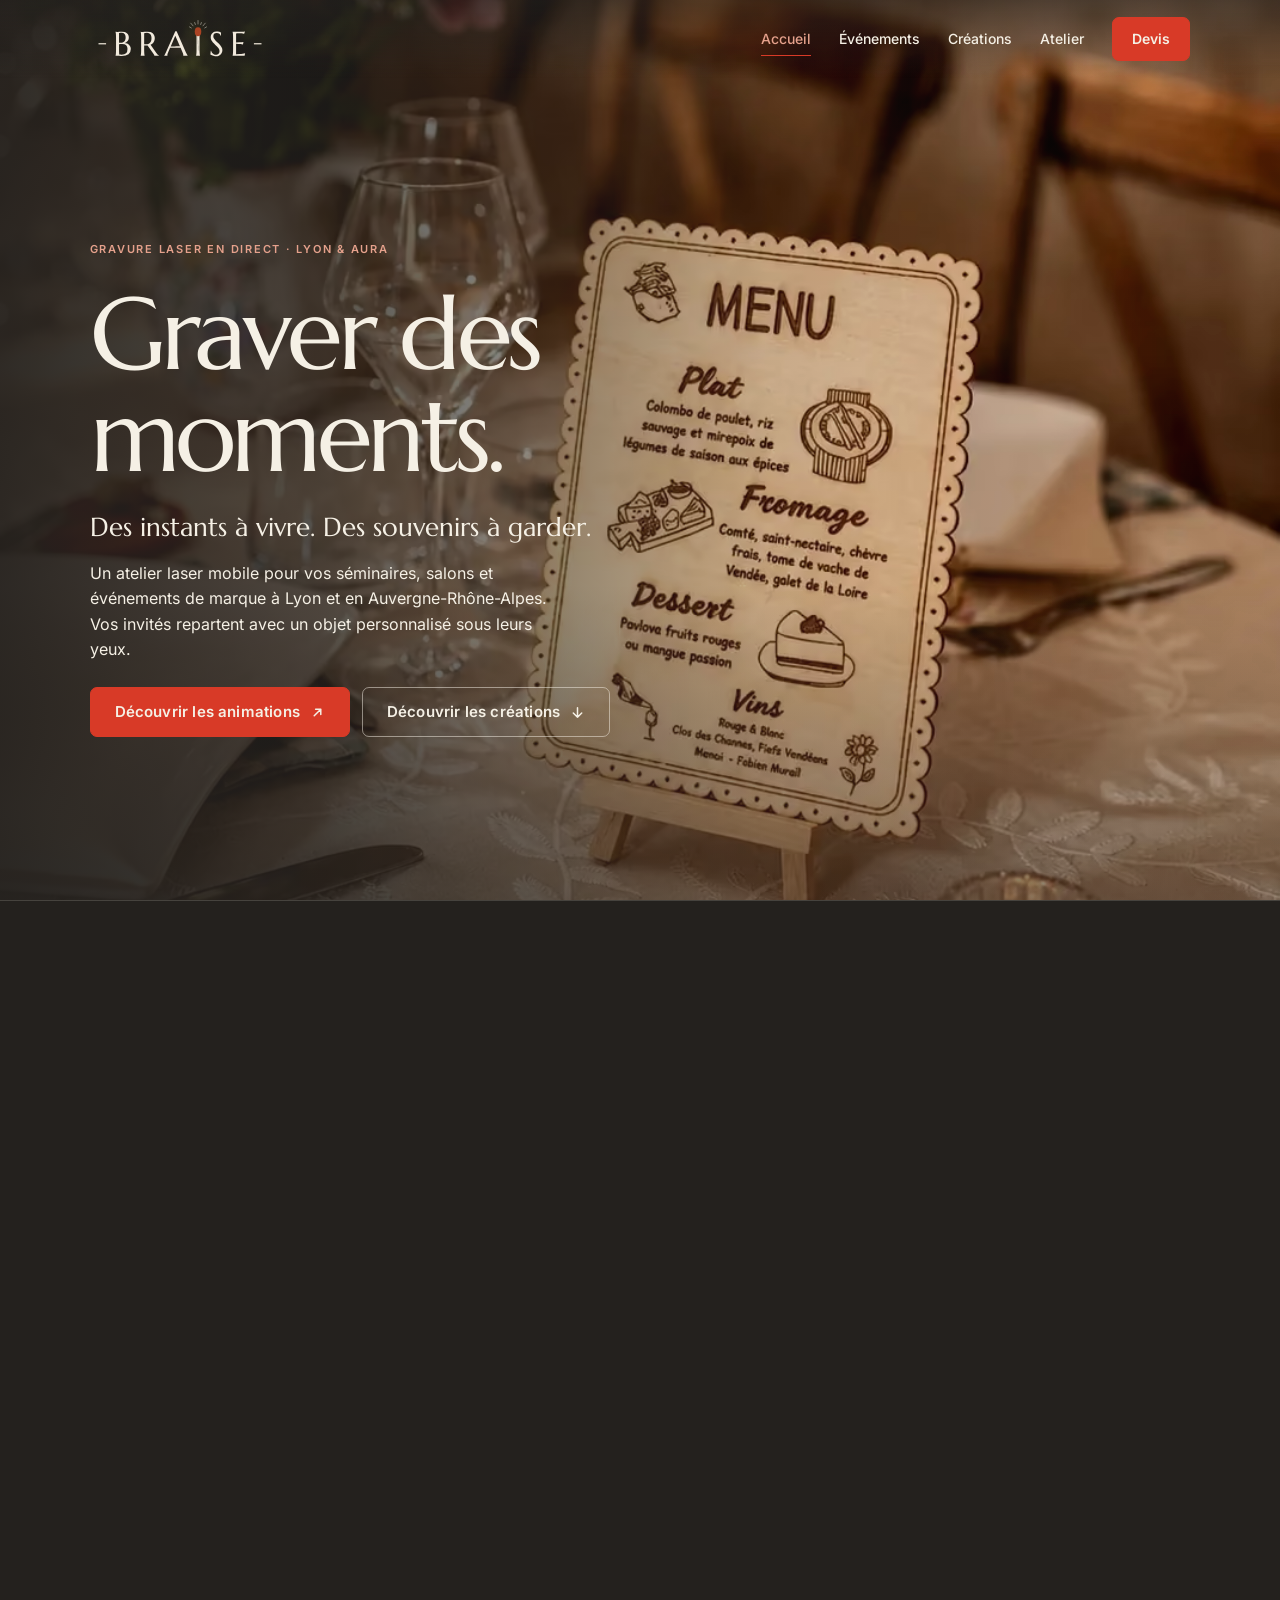
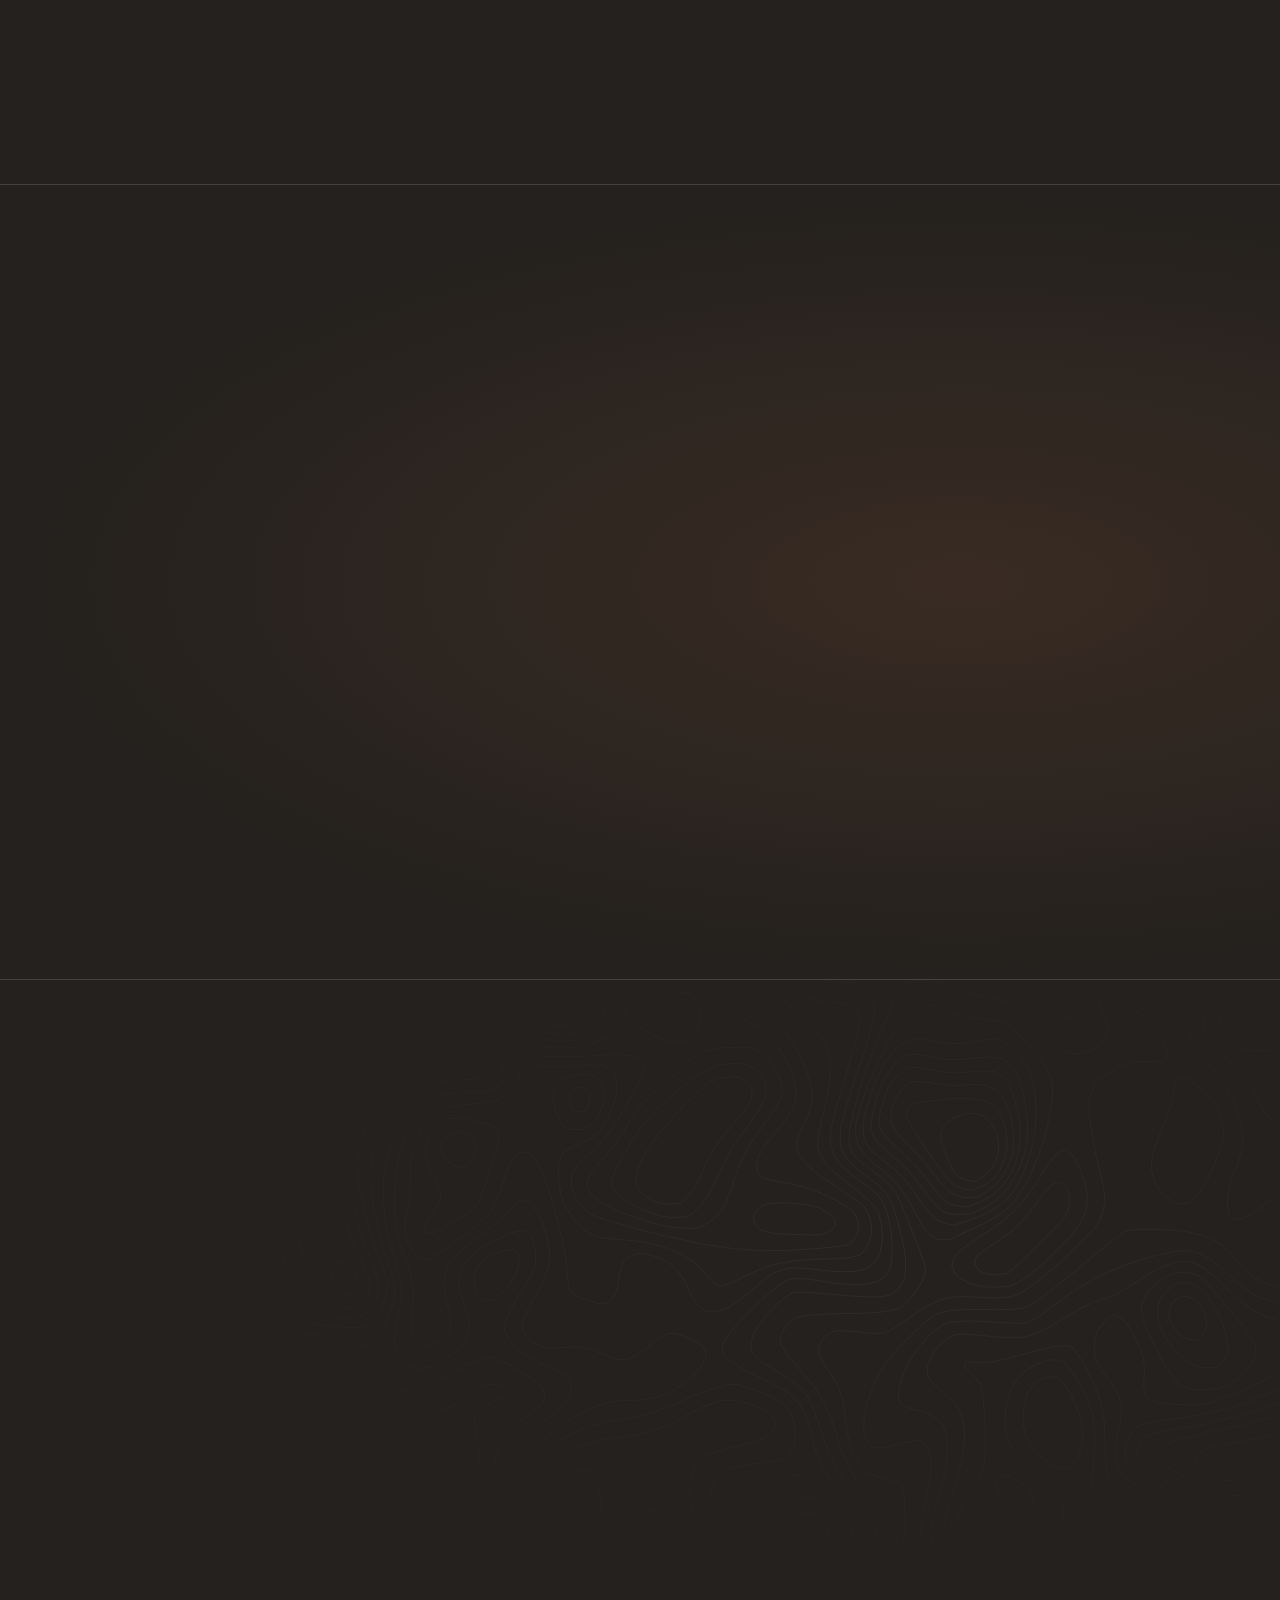
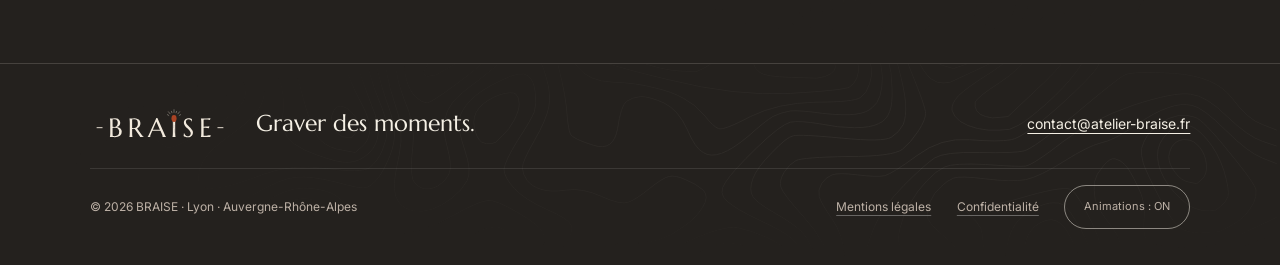
<file: index.html>
<!DOCTYPE html>

<html lang="fr">
<head>
<meta charset="utf-8"/>
<meta content="width=device-width,initial-scale=1" name="viewport"/>
<title>Gravure laser événementielle à Lyon | BRAISE</title>
<meta content="Animation de gravure laser haut de gamme à Lyon et en Auvergne-Rhône-Alpes : salons, séminaires, événements de marque et mariages. Atelier mobile sur devis." name="description"/>
<meta content="noindex,follow" name="robots"/>
<link href="https://atelier-braise.fr/" rel="canonical"/>
<meta content="#24211E" name="theme-color"/>
<meta content="Gravure laser événementielle à Lyon | BRAISE" property="og:title"/>
<meta content="Un atelier laser mobile au cœur de votre événement : vos invités repartent avec un souvenir gravé sous leurs yeux." property="og:description"/>
<meta content="https://atelier-braise.fr/" property="og:url"/>
<meta content="website" property="og:type"/>
<meta content="fr_FR" property="og:locale"/>
<meta content="BRAISE" property="og:site_name"/>
<meta content="https://atelier-braise.fr/assets/img/og-image.jpg" property="og:image"/>
<meta content="1200" property="og:image:width"/>
<meta content="630" property="og:image:height"/>
<meta content="BRAISE — Graver des moments. Gravure laser en direct à Lyon." property="og:image:alt"/>
<meta content="summary_large_image" name="twitter:card"/>
<link href="assets/img/favicon.svg" rel="icon" type="image/svg+xml"/>
<link href="assets/img/apple-touch-icon.png" rel="apple-touch-icon"/>
<link href="site.webmanifest" rel="manifest"/>
<link as="font" crossorigin="" href="assets/fonts/marcellus-latin-400-normal.woff2" rel="preload" type="font/woff2"/>
<link as="font" crossorigin="" href="assets/fonts/inter-latin-400-normal.woff2" rel="preload" type="font/woff2"/>
<link href="assets/css/braise.css" rel="stylesheet"/>
<script type="application/ld+json">{"@context": "https://schema.org", "@graph": [{"@type": "Organization", "@id": "https://atelier-braise.fr/#organization", "name": "BRAISE", "url": "https://atelier-braise.fr", "email": "contact@atelier-braise.fr", "logo": "https://atelier-braise.fr/assets/img/icon-512.png", "areaServed": [{"@type": "City", "name": "Lyon"}, {"@type": "AdministrativeArea", "name": "Auvergne-Rhône-Alpes"}], "brand": {"@type": "Brand", "name": "BRAISE"}}, {"@type": "WebPage", "name": "Gravure laser événementielle à Lyon | BRAISE", "url": "https://atelier-braise.fr/", "description": "Animation de gravure laser haut de gamme à Lyon et en Auvergne-Rhône-Alpes : salons, séminaires, événements de marque et mariages. Atelier mobile sur devis.", "publisher": {"@id": "https://atelier-braise.fr/#organization"}, "isPartOf": {"@id": "https://atelier-braise.fr/#website"}, "inLanguage": "fr-FR", "mainEntity": {"@id": "https://atelier-braise.fr/#service"}}, {"@type": "WebSite", "@id": "https://atelier-braise.fr/#website", "url": "https://atelier-braise.fr/", "name": "BRAISE", "publisher": {"@id": "https://atelier-braise.fr/#organization"}, "inLanguage": "fr-FR"}, {"@type": "Service", "name": "Gravure laser événementielle en direct", "provider": {"@id": "https://atelier-braise.fr/#organization"}, "areaServed": [{"@type": "City", "name": "Lyon"}, {"@type": "AdministrativeArea", "name": "Auvergne-Rhône-Alpes"}], "url": "https://atelier-braise.fr/", "description": "Animation de gravure laser haut de gamme à Lyon et en Auvergne-Rhône-Alpes : salons, séminaires, événements de marque et mariages. Atelier mobile sur devis.", "@id": "https://atelier-braise.fr/#service", "serviceType": "Gravure laser événementielle en direct", "hasOfferCatalog": {"@type": "OfferCatalog", "name": "Prestations événementielles", "itemListElement": [{"@type": "Offer", "itemOffered": {"@type": "Service", "name": "Professionnels et marques", "description": "Personnalisez les cadeaux de vos collaborateurs et invités lors de salons, séminaires et activations de marque."}}, {"@type": "Offer", "itemOffered": {"@type": "Service", "name": "Mariages et célébrations", "description": "Gravez les prénoms de vos invités sur des verres, marque-places et souvenirs de mariage."}}, {"@type": "Offer", "itemOffered": {"@type": "Service", "name": "Sport et culture", "description": "Personnalisez trophées et souvenirs lors de tournois, festivals et concerts."}}]}}]}</script>
<script>(function(d,w){d.classList.add('js');var state='on';try{state=localStorage.getItem('braise-motion')==='off'?'off':'on'}catch(e){}function set(v){state=v;d.dataset.motion=v;d.classList.toggle('motion',v==='on');document.querySelectorAll('.motion-toggle').forEach(function(b){b.textContent='Animations : '+v.toUpperCase();b.setAttribute('aria-pressed',String(v==='on'))});document.dispatchEvent(new Event('braise:motion-change'))}d.dataset.motion=state;d.classList.toggle('motion',state==='on');document.addEventListener('click',function(e){var b=e.target.closest('.motion-toggle');if(!b)return;e.preventDefault();set(state==='on'?'off':'on');try{localStorage.setItem('braise-motion',state)}catch(err){}});document.addEventListener('DOMContentLoaded',function(){set(state)});var q=w.__tsq=[];['Verified','Expired','Error'].forEach(function(k){w['braiseTurnstile'+k]=function(){q.push(k)}})})(document.documentElement,window)</script>
</head>
<body>
<svg aria-hidden="true" focusable="false" height="0" style="position:absolute" width="0">
<symbol id="i-ne" viewbox="0 0 16 16"><path d="M4.5 11.5l7-7M6 4.5h5.5V10"></path></symbol>
<symbol id="i-down" viewbox="0 0 16 16"><path d="M8 3v10M3.5 8.5L8 13l4.5-4.5"></path></symbol>
<symbol id="i-right" viewbox="0 0 16 16"><path d="M3 8h10M8.5 3.5L13 8l-4.5 4.5"></path></symbol>
<symbol id="i-left" viewbox="0 0 16 16"><path d="M13 8H3M7.5 3.5L3 8l4.5 4.5"></path></symbol>
<symbol id="i-close" viewbox="0 0 16 16"><path d="M4 4l8 8M12 4l-8 8"></path></symbol>
<symbol id="i-check" viewbox="0 0 16 16"><path d="M3 8.5l3.2 3.2L13 5"></path></symbol>
<symbol id="i-instagram" viewbox="0 0 16 16"><rect height="11" rx="3.2" width="11" x="2.5" y="2.5"></rect><circle cx="8" cy="8" r="2.6"></circle><circle cx="11.4" cy="4.6" fill="currentColor" r=".5" stroke="none"></circle></symbol>
</svg>
<a class="skip" href="#main">Aller au contenu</a>
<div aria-hidden="true" class="progress"></div>
<header class="site-header">
<div class="wrap">
<a aria-label="BRAISE — retour à l’accueil" class="brand" href="#accueil">
<img alt="BRAISE" height="260" src="assets/img/logo.svg" width="760"/>
<img alt="" aria-hidden="true" class="brand-lit" height="260" src="assets/img/logo-lit.svg" width="760"/>
<svg aria-hidden="true" class="flame" focusable="false" viewbox="0 0 760 260"><defs><lineargradient id="flame-hot" x1="0" x2="0" y1="1" y2="0"><stop stop-color="#AA4324"></stop><stop offset=".55" stop-color="#D83A27"></stop><stop offset="1" stop-color="#F2EADD"></stop></lineargradient></defs><g class="flame-fire"><path d="M456 110 C430 103 433 83 445 66 C453 54 460 38 455 20 C481 42 487 68 478 85 C477 101 467 110 456 110Z" fill="url(#flame-hot)"></path><path d="M456 103 C445 98 447 87 454 76 C459 68 462 62 461 55 C475 77 471 97 456 103Z" fill="#F2EADD" opacity=".92"></path></g></svg>
</a>
<button aria-controls="site-nav" aria-expanded="false" class="menu-toggle" type="button"><span class="menu-label">Menu</span></button>
<nav aria-label="Navigation principale" class="nav" id="site-nav">
<a href="#accueil">Accueil</a>
<a href="#evenements">Événements</a>
<a href="#creations">Créations</a>
<a href="#atelier">Atelier</a>
<a class="button button--small magnetic" href="#contact"><span>Devis</span></a>
</nav>
</div>
</header>
<main id="main" tabindex="-1">
<!-- Accueil -->
<section aria-labelledby="accueil-title" class="hero" id="accueil">
<div class="hero-media media" style="--lqip:url([data-uri]);--c:#a27752"><picture><source sizes="100vw" srcset="assets/img/hero-menu-480.avif 480w, assets/img/hero-menu-800.avif 800w, assets/img/hero-menu-1071.avif 1071w" type="image/avif"/><source sizes="100vw" srcset="assets/img/hero-menu-480.webp 480w, assets/img/hero-menu-800.webp 800w, assets/img/hero-menu-1071.webp 1071w" type="image/webp"/><img alt="Menu en bois gravé sur une table de réception" decoding="async" fetchpriority="high" height="1468" loading="eager" src="assets/img/hero-menu-1071.webp" width="1071"/></picture><video aria-hidden="true" autoplay="" class="hero-video" src="assets/video/accueil.mp4" loop="" muted="" playsinline="" preload="none" poster="assets/video/accueil.webp" tabindex="-1"></video></div>
<div class="wrap">
<span class="kicker reveal">GRAVURE LASER EN DIRECT · LYON &amp; AURA</span>
<h1 class="reveal" id="accueil-title">Graver des moments.</h1>
<p class="lead reveal">Des instants à vivre. Des souvenirs à garder.</p>
<p class="intro reveal">Un atelier laser mobile pour vos séminaires, salons et événements de marque à Lyon et en Auvergne-Rhône-Alpes. Vos invités repartent avec un objet personnalisé sous leurs yeux.</p><p class="intro mobile-intro reveal">Un atelier laser mobile pour vos événements à Lyon et en Auvergne-Rhône-Alpes.</p>
<div class="hero-actions reveal">
<a class="button magnetic" href="#evenements"><span>Découvrir les animations</span><span aria-hidden="true" class="button-ico"><svg aria-hidden="true" class="ico"><use href="#i-ne"></use></svg><svg aria-hidden="true" class="ico"><use href="#i-ne"></use></svg></span></a>
<a class="button button--ghost magnetic" href="#creations"><span>Découvrir les créations</span><span aria-hidden="true" class="button-ico button-ico--down"><svg aria-hidden="true" class="ico"><use href="#i-down"></use></svg><svg aria-hidden="true" class="ico"><use href="#i-down"></use></svg></span></a>
</div>
</div>

</section>
<!-- Événements -->
<section aria-labelledby="evenements-title" class="section events" id="evenements">
<div class="events-sticky wrap">
<div class="section-head">
<span aria-hidden="true" class="section-mark reveal"></span>
<h2 class="h2 reveal" id="evenements-title">Événements.</h2>
<p class="sub reveal" style="--d:.08s">Une animation en direct, un souvenir à emporter.</p>
</div>
<div aria-label="Catégories événementielles" class="tiles">
<article class="tile">
<div class="tile-media media curtain" style="--lqip:url([data-uri]);--c:#65503e"><picture><source sizes="(max-width:760px) 90vw, 45vw" srcset="assets/img/event-planche-480.avif 480w, assets/img/event-planche-800.avif 800w, assets/img/event-planche-1000.avif 1000w" type="image/avif"/><source sizes="(max-width:760px) 90vw, 45vw" srcset="assets/img/event-planche-480.webp 480w, assets/img/event-planche-800.webp 800w, assets/img/event-planche-1000.webp 1000w" type="image/webp"/><img alt="Exemple de support personnalisable : planche en bois personnalisée" decoding="async" height="1000" loading="lazy" src="assets/img/event-planche-1000.webp" width="1000"/></picture></div>
<div class="tile-copy">

<h3 class="reveal from-right">Professionnels &amp; Marques</h3>
<p class="reveal">Un cadeau de marque gravé sous les yeux de vos invités. L’animation crée l’échange sur votre stand ou votre séminaire, et l’objet prolonge le rendez-vous.</p>
</div>
</article>
</div>


</div>
</section>
<!-- En pratique : phrase de marque et faits -->
<!-- Créations -->
<section aria-labelledby="creations-title" class="section" id="creations">
<div class="wrap">
<div class="section-head">
<span aria-hidden="true" class="section-mark reveal"></span>
<h2 class="h2 reveal" id="creations-title">Créations.</h2>
</div>
<div class="gallery">
<figure class="item item--wide" data-detail="">
<button aria-label="Agrandir : Tricératops en bois" class="frame media curtain" style="--lqip:url([data-uri]);--c:#785a3a" type="button"><picture><source sizes="(max-width:760px) 90vw, 60vw" srcset="assets/img/triceratops-480.avif 480w, assets/img/triceratops-780.avif 780w" type="image/avif"/><source sizes="(max-width:760px) 90vw, 60vw" srcset="assets/img/triceratops-480.webp 480w, assets/img/triceratops-780.webp 780w" type="image/webp"/><img alt="Tricératops en bois — BRAISE" decoding="async" height="439" loading="lazy" src="assets/img/triceratops-780.webp" width="780"/></picture></button>
<figcaption><strong>Tricératops en bois</strong><small>Découpe et assemblage 3D</small></figcaption>
</figure>
<figure class="item" data-detail="">
<button aria-label="Agrandir : Platine vinyle en bois" class="frame media curtain from-right" style="--lqip:url([data-uri]);--c:#573925;--d:.1s" type="button"><picture><source sizes="(max-width:760px) 45vw, 30vw" srcset="assets/img/vinyle-480.avif 480w, assets/img/vinyle-726.avif 726w" type="image/avif"/><source sizes="(max-width:760px) 45vw, 30vw" srcset="assets/img/vinyle-480.webp 480w, assets/img/vinyle-726.webp 726w" type="image/webp"/><img alt="Platine vinyle en bois — BRAISE" decoding="async" height="800" loading="lazy" src="assets/img/vinyle-726.webp" width="726"/></picture></button>
<figcaption><strong>Platine vinyle en bois</strong><small>Création artistique</small></figcaption>
</figure>
<figure class="item" data-detail="">
<button aria-label="Agrandir : Carte de Lyon multicouche" class="frame media curtain" style="--lqip:url([data-uri]);--c:#926f51" type="button"><picture><source sizes="(max-width:760px) 45vw, 30vw" srcset="assets/img/lyon-480.avif 480w, assets/img/lyon-726.avif 726w" type="image/avif"/><source sizes="(max-width:760px) 45vw, 30vw" srcset="assets/img/lyon-480.webp 480w, assets/img/lyon-726.webp 726w" type="image/webp"/><img alt="Carte de Lyon multicouche — BRAISE" decoding="async" height="800" loading="lazy" src="assets/img/lyon-726.webp" width="726"/></picture></button>
<figcaption><strong>Carte de Lyon multicouche</strong><small>Cartographie</small></figcaption>
</figure>
<figure class="item" data-detail="">
<button aria-label="Agrandir : Opinel personnalisé" class="frame media curtain from-right" style="--lqip:url([data-uri]);--c:#928a7c;--d:.1s" type="button"><picture><source sizes="(max-width:760px) 45vw, 30vw" srcset="assets/img/opinel-480.avif 480w, assets/img/opinel-600.avif 600w" type="image/avif"/><source sizes="(max-width:760px) 45vw, 30vw" srcset="assets/img/opinel-480.webp 480w, assets/img/opinel-600.webp 600w" type="image/webp"/><img alt="Opinel personnalisé — BRAISE" decoding="async" height="800" loading="lazy" src="assets/img/opinel-600.webp" width="600"/></picture></button>
<figcaption><strong>Opinel personnalisé</strong><small>Gravure métal et bois</small></figcaption>
</figure>
<figure class="item" data-detail="">
<button aria-label="Agrandir : Maquette architecturale" class="frame media curtain" style="--lqip:url([data-uri]);--c:#8c765d;--d:.2s" type="button"><picture><source sizes="(max-width:760px) 45vw, 30vw" srcset="assets/img/maquette-480.avif 480w, assets/img/maquette-600.avif 600w" type="image/avif"/><source sizes="(max-width:760px) 45vw, 30vw" srcset="assets/img/maquette-480.webp 480w, assets/img/maquette-600.webp 600w" type="image/webp"/><img alt="Maquette architecturale — BRAISE" decoding="async" height="800" loading="lazy" src="assets/img/maquette-600.webp" width="600"/></picture></button>
<figcaption><strong>Maquette architecturale</strong><small>Découpe sur mesure</small></figcaption>
</figure>
</div>
</div>
</section>
<!-- Atelier -->
<section aria-labelledby="atelier-title" class="section" id="atelier">
<div class="wrap">
<div class="section-head">
<span aria-hidden="true" class="section-mark reveal"></span>
<h2 class="h2 reveal" id="atelier-title">L’atelier.</h2>
<p class="sub reveal" style="--d:.08s">Du choix de la matière aux essais de gravure, chaque détail compte.</p>
</div>
<div class="atelier-grid">
<figure class="item" data-detail="Un aperçu du travail de gravure sur le bois.">
<button aria-label="Agrandir : Gravure laser sur bois" class="frame media curtain" style="--lqip:url([data-uri]);--c:#26346d" type="button"><picture><source sizes="(max-width:760px) 45vw, 22vw" srcset="assets/img/atelier-gravure-480.avif 480w, assets/img/atelier-gravure-600.avif 600w" type="image/avif"/><source sizes="(max-width:760px) 45vw, 22vw" srcset="assets/img/atelier-gravure-480.webp 480w, assets/img/atelier-gravure-600.webp 600w" type="image/webp"/><img alt="Gravure laser sur bois — BRAISE" decoding="async" height="800" loading="lazy" src="assets/img/atelier-gravure-600.webp" width="600"/></picture></button>
<figcaption class="reveal"><strong>Gravure laser sur bois</strong></figcaption>
</figure>
<figure class="item" data-detail="Les équipements utilisés pour la découpe et la personnalisation.">
<button aria-label="Agrandir : Machines de l’atelier" class="frame media curtain from-right" style="--lqip:url([data-uri]);--c:#b38963;--d:.1s" type="button"><picture><source sizes="(max-width:760px) 45vw, 22vw" srcset="assets/img/atelier-machines-480.avif 480w, assets/img/atelier-machines-768.avif 768w" type="image/avif"/><source sizes="(max-width:760px) 45vw, 22vw" srcset="assets/img/atelier-machines-480.webp 480w, assets/img/atelier-machines-768.webp 768w" type="image/webp"/><img alt="Machines de l’atelier — BRAISE" decoding="async" height="800" loading="lazy" src="assets/img/atelier-machines-768.webp" width="768"/></picture></button>
<figcaption class="reveal from-right"><strong>Machines de l’atelier</strong></figcaption>
</figure>
<figure class="item" data-detail="Les outils et matières qui accompagnent la fabrication.">
<button aria-label="Agrandir : Outils et matières" class="frame media curtain" style="--lqip:url([data-uri]);--c:#9c6e56;--d:.2s" type="button"><picture><source sizes="(max-width:760px) 45vw, 22vw" srcset="assets/img/atelier-outils-480.avif 480w, assets/img/atelier-outils-600.avif 600w" type="image/avif"/><source sizes="(max-width:760px) 45vw, 22vw" srcset="assets/img/atelier-outils-480.webp 480w, assets/img/atelier-outils-600.webp 600w" type="image/webp"/><img alt="Outils et matières — BRAISE" decoding="async" height="800" loading="lazy" src="assets/img/atelier-outils-600.webp" width="600"/></picture></button>
<figcaption class="reveal"><strong>Outils et matières</strong></figcaption>
</figure>
<figure class="item" data-detail="Une démonstration de marquage sur un support original.">
<button aria-label="Agrandir : Gravure sur aliment" class="frame media curtain from-right" style="--lqip:url([data-uri]);--c:#87430b;--d:.3s" type="button"><picture><source sizes="(max-width:760px) 45vw, 22vw" srcset="assets/img/atelier-orange-480.avif 480w, assets/img/atelier-orange-600.avif 600w" type="image/avif"/><source sizes="(max-width:760px) 45vw, 22vw" srcset="assets/img/atelier-orange-480.webp 480w, assets/img/atelier-orange-600.webp 600w" type="image/webp"/><img alt="Gravure sur aliment — BRAISE" decoding="async" height="800" loading="lazy" src="assets/img/atelier-orange-600.webp" width="600"/></picture></button>
<figcaption class="reveal from-right"><strong>Gravure sur aliment</strong></figcaption>
</figure>
</div>
</div>
</section>
<!-- Derrière BRAISE -->
<!-- Simulation de gravure -->
<section aria-labelledby="gravure-title" class="section engrave" id="gravure">
<div class="wrap"><div class="section-head"><span aria-hidden="true" class="section-mark reveal"></span><h2 class="h2 reveal" id="gravure-title">Une gravure à votre image.</h2></div>
<div class="engrave-studio">
<div class="engrave-stage reveal from-left"><div class="engrave-scene"><div class="board engrave-board" data-material="bois"><canvas aria-label="Aperçu de la gravure personnalisée" role="img"></canvas></div></div><div class="engrave-reveal" aria-hidden="true">CRÉATION RÉVÉLÉE</div></div>
<div class="engrave-copy engrave-controls reveal from-right"><p class="engrave-kicker">COMPOSEZ VOTRE CRÉATION</p><label class="label" for="engrave-name">Votre texte</label><input autocomplete="off" class="input" id="engrave-name" maxlength="24" placeholder="Votre prénom"/>


<fieldset class="engrave-field"><legend>Typographie</legend><div class="engrave-choices engrave-fonts"><label><input type="radio" name="engrave-font" value="elegant" checked/><span>Classique</span></label><label><input type="radio" name="engrave-font" value="signature"/><span>Calligraphie</span></label><label><input type="radio" name="engrave-font" value="modern"/><span>Contemporaine</span></label></div></fieldset>
<fieldset class="engrave-field"><legend>Matière</legend><div class="engrave-choices engrave-materials"><label><input type="radio" name="engrave-material" value="bois" checked/><span>Bois</span></label><label><input type="radio" name="engrave-material" value="metal"/><span>Métal</span></label></div></fieldset>
<button class="button magnetic engrave-start" type="button">Simuler ma gravure</button><p class="engrave-status" role="status" aria-live="polite"></p>
</div></div></div></section>
<!-- Témoignages et références -->
<template id="future-temoignages"><section aria-labelledby="temoignages-title" class="section" id="temoignages">
<div class="wrap">
<div class="section-head">
<span aria-hidden="true" class="section-mark reveal"></span>
<h2 class="h2 reveal" id="temoignages-title">Ils en parlent.</h2>
</div>
<div class="testimonials">
<blockquote class="quote testimonial--main reveal">
<p>« <mark class="todo">[Témoignage court d’un client, une ou deux phrases, dans ses mots.]</mark> »</p>
<cite><mark class="todo">[Prénom N.]</mark> · <mark class="todo">[Mariage, Lyon]</mark> · <mark class="todo">[mois année]</mark></cite>
</blockquote>
<blockquote class="quote testimonial--side reveal">
<p>« <mark class="todo">[Témoignage d’un organisateur ou d’une entreprise.]</mark> »</p>
<cite><mark class="todo">[Prénom N., fonction]</mark> · <mark class="todo">[Séminaire, entreprise]</mark> · <mark class="todo">[mois année]</mark></cite>
</blockquote>
<blockquote class="quote testimonial--side reveal" style="--d:.1s">
<p>« <mark class="todo">[Témoignage d’un participant ou d’un club.]</mark> »</p>
<cite><mark class="todo">[Prénom N.]</mark> · <mark class="todo">[Tournoi, ville]</mark> · <mark class="todo">[mois année]</mark></cite>
</blockquote>
</div>
<div class="references">
<span class="overline">Ils nous ont fait confiance</span>
<ul aria-label="Références" class="logos">
<li class="logo-slot reveal">[Logo]</li>
<li class="logo-slot reveal" style="--d:.06s">[Logo]</li>
<li class="logo-slot reveal" style="--d:.12s">[Logo]</li>
<li class="logo-slot reveal" style="--d:.18s">[Logo]</li>
<li class="logo-slot reveal" style="--d:.24s">[Logo]</li>
</ul>
</div>
</div>
</section></template>
<!-- Contact -->
<section aria-labelledby="contact-title" class="section contact topo" id="contact">
<div class="wrap grid">
<div class="contact-intro">
<div class="section-head">
<span aria-hidden="true" class="section-mark reveal"></span>
<h2 class="h2 reveal" id="contact-title">Votre projet.</h2>
<p class="sub reveal" style="--d:.08s">Une idée, une occasion, un souvenir à créer ensemble.</p>
</div>
<ol class="contact-steps">
<li class="reveal"><b class="num">01</b>Échange autour de vos envies</li>
<li class="reveal from-right"><b class="num">02</b>Proposition sur mesure et essai sur votre support</li>
<li class="reveal"><b class="num">03</b>Installation et gravure en direct le jour J</li>
</ol>
<p class="price-line reveal">Prestations exclusivement sur devis, adaptées à votre événement.</p>
<p class="reassure reveal">Chaque projet est préparé selon le lieu, les supports, la cadence et les conditions de sécurité.</p>
<a class="contact-mail reveal" href="mailto:contact@atelier-braise.fr">contact@atelier-braise.fr</a>
</div>
<form class="quote-form reveal from-right" id="braiseEventForm" novalidate=""><div class="mobile-form-nav"><p class="mobile-form-progress" role="status"></p><button class="button button--ghost" data-form-back="" type="button">Retour</button><button class="button" data-form-next="" type="button">Continuer</button></div><div class="mobile-form-panel" data-step="0"><div class="field">
<label class="label" for="bEvent">Type d’événement *</label>
<select aria-describedby="bEvent-err" class="input" id="bEvent" name="event" required="">
<option value="">Choisir un type</option>
<option>Professionnels &amp; Marques</option>
<option>Mariages &amp; Célébrations</option>
<option>Sport &amp; Culture</option>
<option>Création sur mesure</option>
<option>Autre</option>
</select>
<p class="field-error" id="bEvent-err"></p>
</div><div class="form-row">
<div class="field">
<label class="label" for="bGuests">Participants</label>
<select class="input" id="bGuests" name="guests">
<option value="">À définir</option><option>1–30</option><option>31–100</option><option>101–300</option><option>Plus de 300</option>
</select>
</div>
<div class="field">
<label class="label" for="bObjects">Prestation envisagée</label>
<select class="input" id="bObjects" name="objects">
<option value="">À définir ensemble</option><option>Gravure en direct</option><option>Créations en amont</option><option>Les deux</option>
</select>
</div>
</div><div class="form-row">
<div class="field">
<label class="label" for="bDate">Date envisagée</label>
<input class="input" id="bDate" name="date" type="date"/>
</div>
<div class="field">
<label class="label" for="bPlace">Lieu envisagé</label>
<input autocomplete="address-level2" class="input" id="bPlace" maxlength="200" name="place" placeholder="Ville ou lieu de réception"/>
</div>
</div></div><div class="mobile-form-panel" data-step="1"><div class="field">
<label class="label" for="bMessage">Votre projet *</label>
<textarea aria-describedby="bMessage-err" class="input" id="bMessage" maxlength="3000" minlength="10" name="message" placeholder="Objets à personnaliser, ambiance, idées de motifs…" required=""></textarea>
<p class="field-error" id="bMessage-err"></p>
</div></div><div class="mobile-form-panel" data-step="2"><div class="form-row">
<div class="field">
<label class="label" for="bName">Nom / société *</label>
<input aria-describedby="bName-err" autocomplete="name" class="input" id="bName" maxlength="150" minlength="2" name="name" required=""/>
<svg aria-hidden="true" class="field-check ico"><use href="#i-check"></use></svg>
<p class="field-error" id="bName-err"></p>
</div>
<div class="field">
<label class="label" for="bEmail">Adresse e-mail *</label>
<input aria-describedby="bEmail-err" autocomplete="email" class="input" id="bEmail" maxlength="254" name="email" required="" type="email"/>
<svg aria-hidden="true" class="field-check ico"><use href="#i-check"></use></svg>
<p class="field-error" id="bEmail-err"></p>
</div>
</div><p class="note">Vos données servent uniquement à traiter votre demande. Consultez notre <a href="confidentialite/">politique de confidentialité</a>.</p><div class="field field--turnstile"><div class="cf-turnstile" data-callback="braiseTurnstileVerified" data-error-callback="braiseTurnstileError" data-expired-callback="braiseTurnstileExpired" data-sitekey="0x4AAAAAAFzvvU0Rm3NDJ9IU" data-theme="dark"></div></div><button aria-describedby="braiseFormStatus" class="button magnetic" type="submit"><span>Envoyer ma demande</span><span aria-hidden="true" class="button-ico"><svg aria-hidden="true" class="ico"><use href="#i-ne"></use></svg><svg aria-hidden="true" class="ico"><use href="#i-ne"></use></svg></span></button><p aria-live="polite" class="form-status" id="braiseFormStatus" role="status"></p></div>
<div class="form-success" tabindex="-1">
<div class="board merci-board"><canvas aria-label="Le mot Merci gravé sur une planche de bois" role="img"></canvas></div>
<h3>Votre demande est bien partie.</h3>
<p>Votre demande a bien été transmise. Nous reviendrons vers vous pour préciser votre projet.</p>
</div>
</form>
</div>
</section>
<template id="future-portrait"><img alt="Charles, fondateur de BRAISE" decoding="async" height="600" loading="lazy" width="600"/></template><template id="future-video"><section aria-label="Gravure en direct"><video controls="" playsinline="" preload="none"></video></section></template><template id="future-cas"><article><h3>Une prestation BRAISE</h3><p></p></article></template></main>
<footer class="site-footer topo footer-compact"><div class="wrap">
<div class="footer-compact-main"><a class="footer-compact-brand" href="#accueil" aria-label="BRAISE — accueil"><img src="assets/img/logo.svg" alt="BRAISE" loading="lazy" width="760" height="260"/></a><span class="footer-compact-motto">Graver des moments.</span><a class="footer-compact-email" href="mailto:contact@atelier-braise.fr">contact@atelier-braise.fr</a></div>
<div class="footer-compact-bottom"><span>© 2026 BRAISE · Lyon · Auvergne-Rhône-Alpes</span><nav aria-label="Informations légales"><a href="mentions-legales/">Mentions légales</a><a href="confidentialite/">Confidentialité</a></nav><button aria-pressed="false" class="motion-toggle" type="button">Animations : ON</button></div>
</div></footer>
<a class="button mobile-cta" href="#contact"><span>Demander un devis</span><span aria-hidden="true" class="button-ico"><svg aria-hidden="true" class="ico"><use href="#i-ne"></use></svg><svg aria-hidden="true" class="ico"><use href="#i-ne"></use></svg></span></a>
<dialog aria-label="Détail de la création" class="lightbox">
<div class="lb-bar"><span class="lb-count num"></span><button autofocus="" data-close="" type="button">Fermer <svg aria-hidden="true" class="ico"><use href="#i-close"></use></svg></button></div>
<div class="lb-stage"><img alt=""/></div>
<div aria-live="polite" class="lb-text"><p class="lb-title"></p><p class="lb-cat"></p><p class="lb-detail"></p></div>
<div class="lb-bar"><button data-prev="" type="button"><svg aria-hidden="true" class="ico"><use href="#i-left"></use></svg> Précédente</button><button data-next="" type="button">Suivante <svg aria-hidden="true" class="ico"><use href="#i-right"></use></svg></button></div>
</dialog>
<script defer="" src="assets/js/braise.js"></script>
<script async="" defer="" src="https://challenges.cloudflare.com/turnstile/v0/api.js"></script>
</body>
</html>
</file>
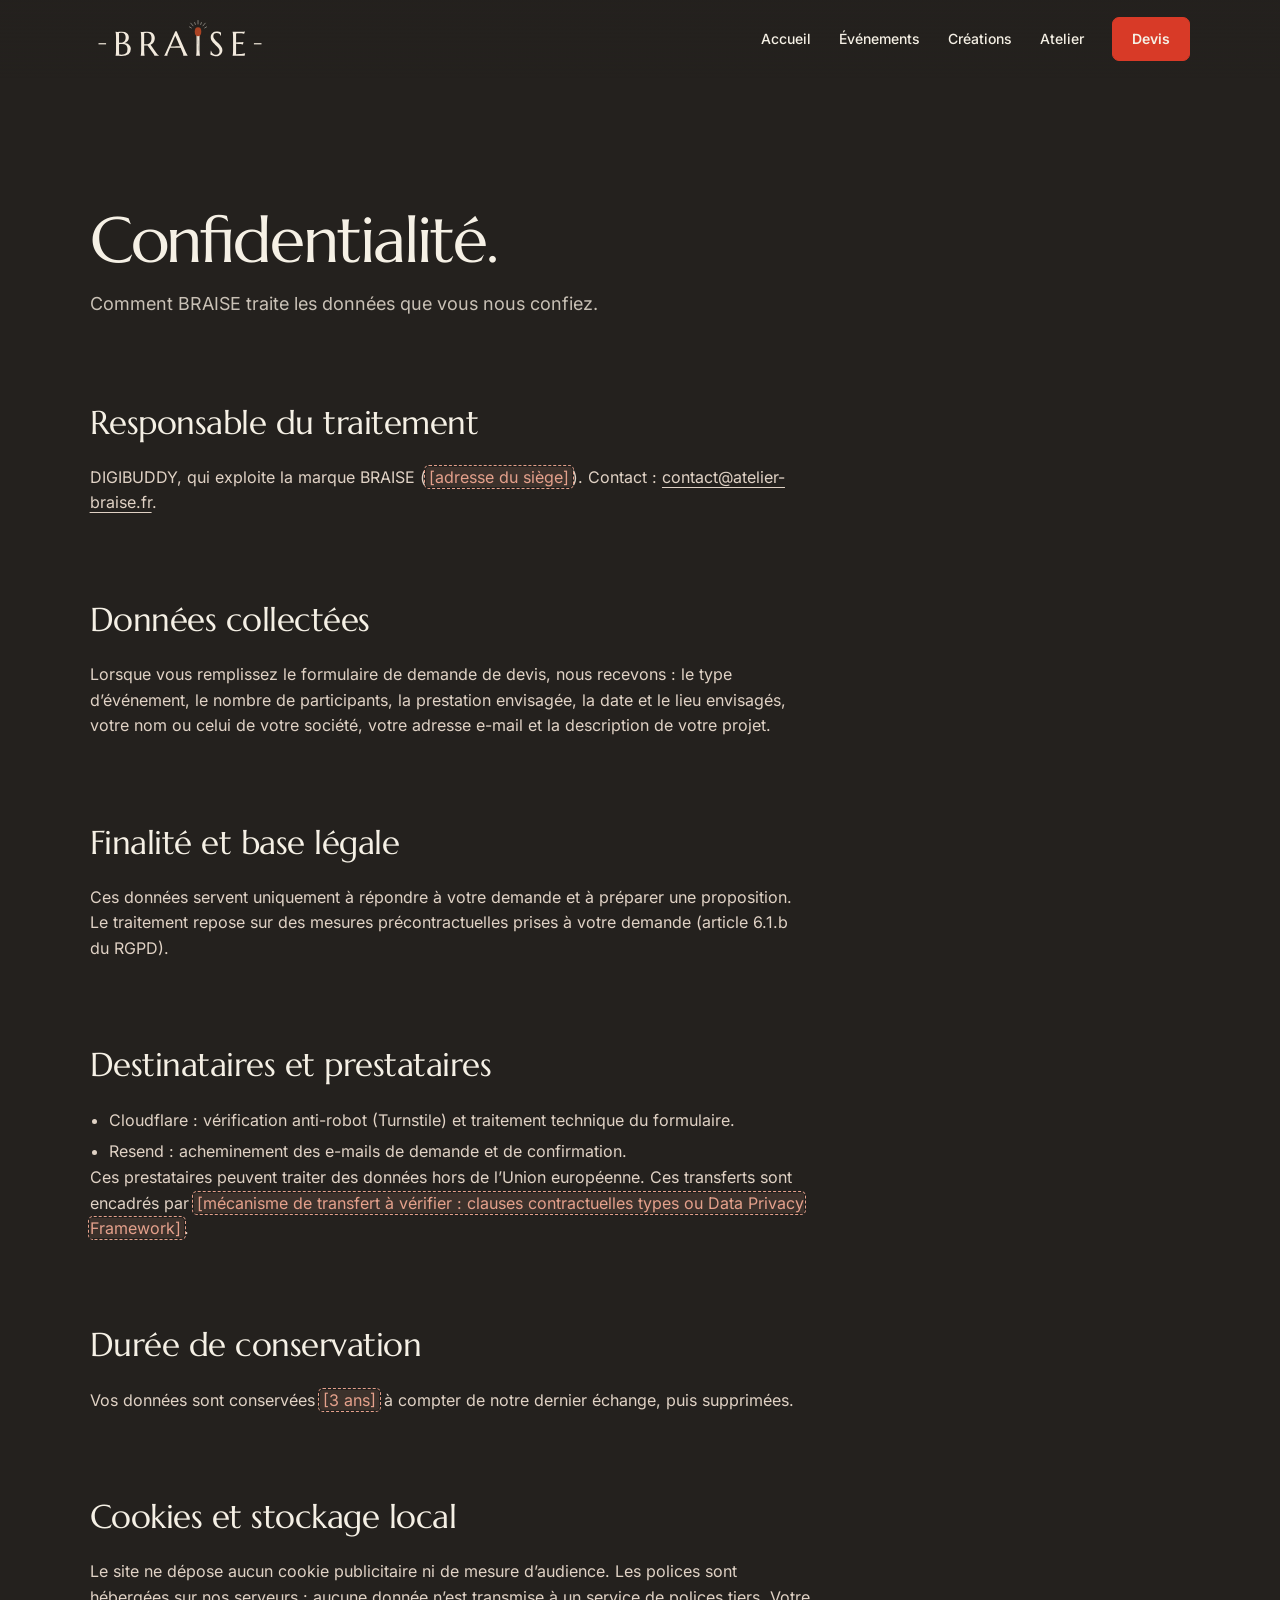
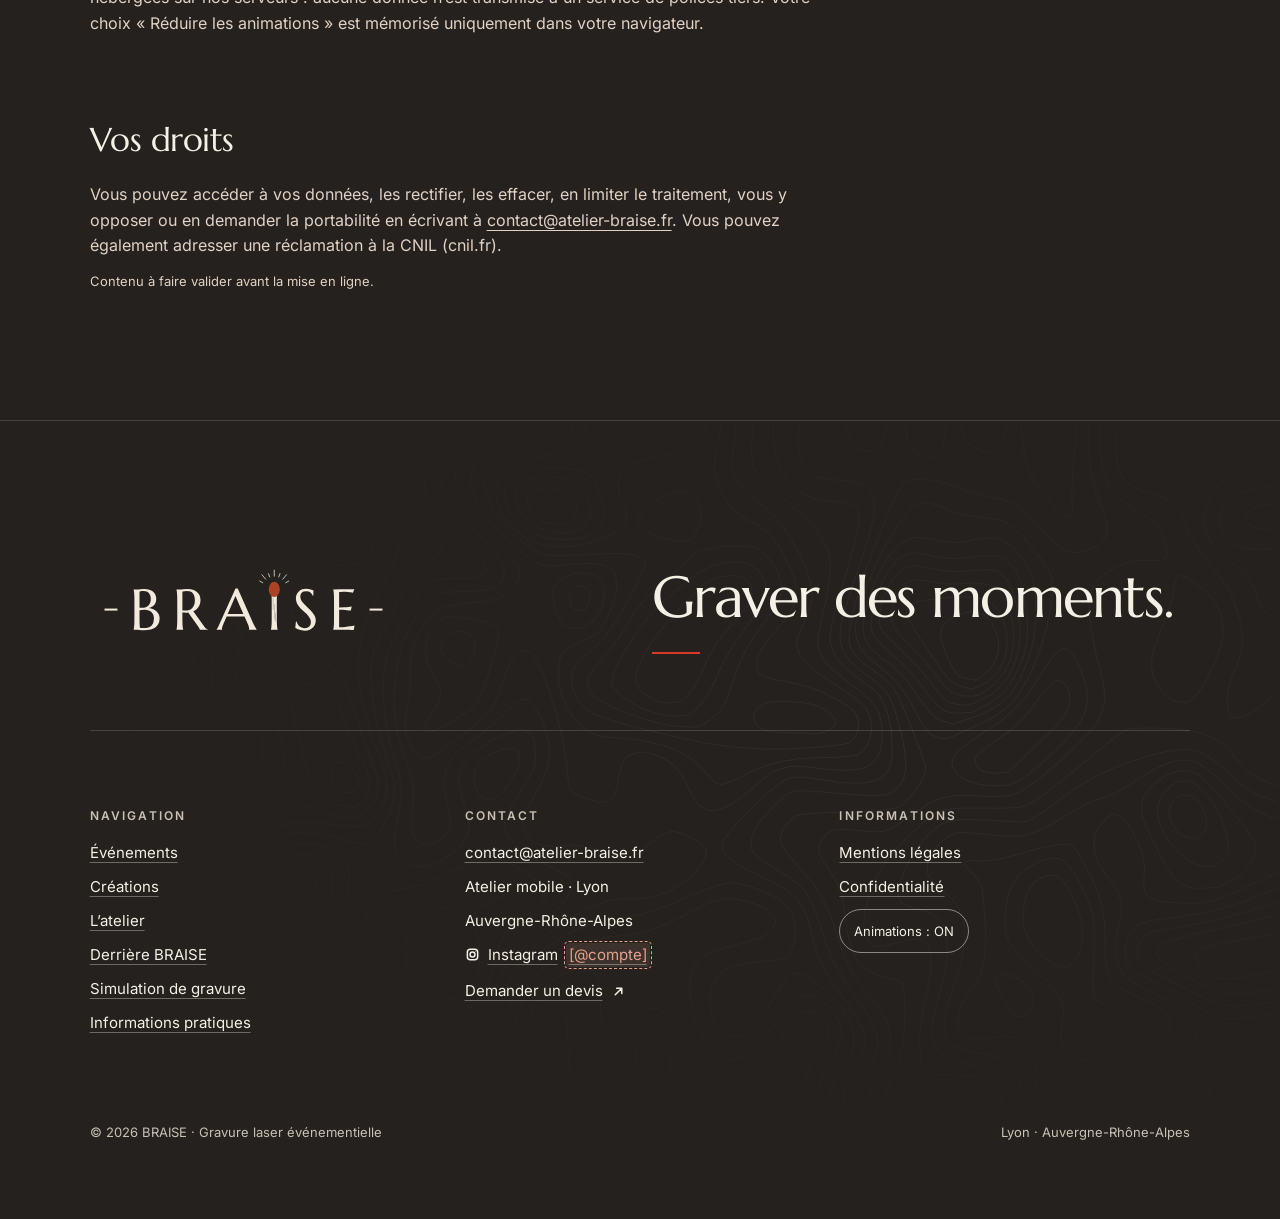
<file: confidentialite/index.html>
<!DOCTYPE html>
<html lang="fr">
<head>
<meta charset="utf-8">
<meta name="viewport" content="width=device-width,initial-scale=1">
<title>Confidentialité | BRAISE</title>
<meta name="description" content="Politique de confidentialité du site BRAISE.">
<meta name="robots" content="noindex,follow">
<meta name="theme-color" content="#24211E">
<link rel="icon" type="image/svg+xml" href="../assets/img/favicon.svg">
<link rel="apple-touch-icon" href="../assets/img/apple-touch-icon.png">
<link rel="preload" href="../assets/fonts/marcellus-latin-400-normal.woff2" as="font" type="font/woff2" crossorigin>
<link rel="preload" href="../assets/fonts/inter-latin-400-normal.woff2" as="font" type="font/woff2" crossorigin>
<link rel="preload" href="../assets/fonts/inter-latin-600-normal.woff2" as="font" type="font/woff2" crossorigin>
<link rel="stylesheet" href="../assets/css/braise.css">
<script>(function(d){d.classList.add('js');try{if(!(matchMedia('(prefers-reduced-motion: reduce)').matches||localStorage.getItem('braise-motion')==='off'))d.classList.add('motion')}catch(e){d.classList.add('motion')}})(document.documentElement)</script>
</head>
<body>
<svg width="0" height="0" style="position:absolute" aria-hidden="true" focusable="false">
  <symbol id="i-ne" viewBox="0 0 16 16"><path d="M4.5 11.5l7-7M6 4.5h5.5V10"/></symbol>
  <symbol id="i-down" viewBox="0 0 16 16"><path d="M8 3v10M3.5 8.5L8 13l4.5-4.5"/></symbol>
  <symbol id="i-right" viewBox="0 0 16 16"><path d="M3 8h10M8.5 3.5L13 8l-4.5 4.5"/></symbol>
  <symbol id="i-left" viewBox="0 0 16 16"><path d="M13 8H3M7.5 3.5L3 8l4.5 4.5"/></symbol>
  <symbol id="i-close" viewBox="0 0 16 16"><path d="M4 4l8 8M12 4l-8 8"/></symbol>
  <symbol id="i-check" viewBox="0 0 16 16"><path d="M3 8.5l3.2 3.2L13 5"/></symbol>
  <symbol id="i-instagram" viewBox="0 0 16 16"><rect x="2.5" y="2.5" width="11" height="11" rx="3.2"/><circle cx="8" cy="8" r="2.6"/><circle cx="11.4" cy="4.6" r=".5" fill="currentColor" stroke="none"/></symbol>
</svg>

<a class="skip" href="#main">Aller au contenu</a>
<header class="site-header">
  <div class="wrap">
    <a class="brand" href="../#accueil" aria-label="BRAISE — retour à l’accueil">
      <img src="../assets/img/logo.svg" alt="BRAISE" width="760" height="260">
      <img class="brand-lit" src="../assets/img/logo-lit.svg" alt="" aria-hidden="true" width="760" height="260">
      <svg class="flame" viewBox="0 0 760 260" aria-hidden="true" focusable="false"><defs><linearGradient id="flame-hot" x1="0" x2="0" y1="1" y2="0"><stop stop-color="#AA4324"/><stop offset=".55" stop-color="#D83A27"/><stop offset="1" stop-color="#F2EADD"/></linearGradient></defs><g class="flame-fire"><path d="M456 110 C430 103 433 83 445 66 C453 54 460 38 455 20 C481 42 487 68 478 85 C477 101 467 110 456 110Z" fill="url(#flame-hot)"/><path d="M456 103 C445 98 447 87 454 76 C459 68 462 62 461 55 C475 77 471 97 456 103Z" fill="#F2EADD" opacity=".92"/></g></svg>
    </a>
    <button class="menu-toggle" type="button" aria-controls="site-nav" aria-expanded="false"><span class="menu-label">Menu</span></button>
    <nav class="nav" id="site-nav" aria-label="Navigation principale">
      <a href="../#accueil">Accueil</a>
      <a href="../#evenements">Événements</a>
      <a href="../#creations">Créations</a>
      <a href="../#atelier">Atelier</a>
      <a class="button button--small magnetic" href="../#contact"><span>Devis</span></a>
    </nav>
  </div>
</header>


<main id="main" class="wrap page">
  <span class="section-mark" aria-hidden="true"></span>
  <h1 class="h2">Confidentialité.</h1>
  <p class="sub">Comment BRAISE traite les données que vous nous confiez.</p>
  <div class="prose">
    <h2>Responsable du traitement</h2>
    <p>DIGIBUDDY, qui exploite la marque BRAISE (<mark class="todo">[adresse du siège]</mark>). Contact&nbsp;: <a href="mailto:contact@atelier-braise.fr">contact@atelier-braise.fr</a>.</p>
    <h2>Données collectées</h2>
    <p>Lorsque vous remplissez le formulaire de demande de devis, nous recevons&nbsp;: le type d’événement, le nombre de participants, la prestation envisagée, la date et le lieu envisagés, votre nom ou celui de votre société, votre adresse e-mail et la description de votre projet.</p>
    <h2>Finalité et base légale</h2>
    <p>Ces données servent uniquement à répondre à votre demande et à préparer une proposition. Le traitement repose sur des mesures précontractuelles prises à votre demande (article 6.1.b du RGPD).</p>
    <h2>Destinataires et prestataires</h2>
    <ul>
      <li>Cloudflare&nbsp;: vérification anti-robot (Turnstile) et traitement technique du formulaire.</li>
      <li>Resend&nbsp;: acheminement des e-mails de demande et de confirmation.</li>
    </ul>
    <p>Ces prestataires peuvent traiter des données hors de l’Union européenne. Ces transferts sont encadrés par <mark class="todo">[mécanisme de transfert à vérifier : clauses contractuelles types ou Data Privacy Framework]</mark>.</p>
    <h2>Durée de conservation</h2>
    <p>Vos données sont conservées <mark class="todo">[3 ans]</mark> à compter de notre dernier échange, puis supprimées.</p>
    <h2>Cookies et stockage local</h2>
    <p>Le site ne dépose aucun cookie publicitaire ni de mesure d’audience. Les polices sont hébergées sur nos serveurs&nbsp;: aucune donnée n’est transmise à un service de polices tiers. Votre choix «&nbsp;Réduire les animations&nbsp;» est mémorisé uniquement dans votre navigateur.</p>
    <h2>Vos droits</h2>
    <p>Vous pouvez accéder à vos données, les rectifier, les effacer, en limiter le traitement, vous y opposer ou en demander la portabilité en écrivant à <a href="mailto:contact@atelier-braise.fr">contact@atelier-braise.fr</a>. Vous pouvez également adresser une réclamation à la CNIL (cnil.fr).</p>
    <p class="note">Contenu à faire valider avant la mise en ligne.</p>
  </div>
</main>
<footer class="site-footer topo">
  <div class="wrap">
    <div class="footer-top">
      <a class="footer-logo" href="../#accueil"><img src="../assets/img/logo.svg" alt="BRAISE — retour à l’accueil" width="760" height="260" loading="lazy" decoding="async"></a>
      <p class="footer-sign">Graver des moments.</p>
    </div>
    <div class="footer-cols">
      <nav class="footer-col" aria-label="Plan du site">
        <h2 class="footer-h">Navigation</h2>
        <ul>
          <li><a href="../#evenements">Événements</a></li>
          <li><a href="../#creations">Créations</a></li>
          <li><a href="../#atelier">L’atelier</a></li>
          <li><a href="../#apropos">Derrière BRAISE</a></li>
          <li><a href="../#gravure">Simulation de gravure</a></li>
          <li><a href="../#faq">Informations pratiques</a></li>
        </ul>
      </nav>
      <div class="footer-col">
        <h2 class="footer-h">Contact</h2>
        <ul>
          <li><a href="mailto:contact@atelier-braise.fr">contact@atelier-braise.fr</a></li>
          <li>Atelier mobile · Lyon</li>
          <li>Auvergne-Rhône-Alpes</li>
          <li><a class="with-ico" href="https://www.instagram.com/" rel="me noopener" target="_blank"><svg class="ico"><use href="#i-instagram"/></svg>Instagram <mark class="todo">[@compte]</mark></a></li>
          <li><a class="with-ico" href="../#contact">Demander un devis <svg class="ico"><use href="#i-ne"/></svg></a></li>
        </ul>
      </div>
      <div class="footer-col">
        <h2 class="footer-h">Informations</h2>
        <ul>
          <li><a href="../mentions-legales/">Mentions légales</a></li>
          <li><a href="../confidentialite/">Confidentialité</a></li>
          <li><button class="motion-toggle" type="button" aria-pressed="false">Réduire les animations</button></li>
        </ul>
      </div>
    </div>
    <div class="footer-bottom"><span>© 2026 BRAISE · Gravure laser événementielle</span><span>Lyon · Auvergne-Rhône-Alpes</span></div>
  </div>
</footer>

<script src="../assets/js/braise.js" defer></script>
</body>
</html>
</file>
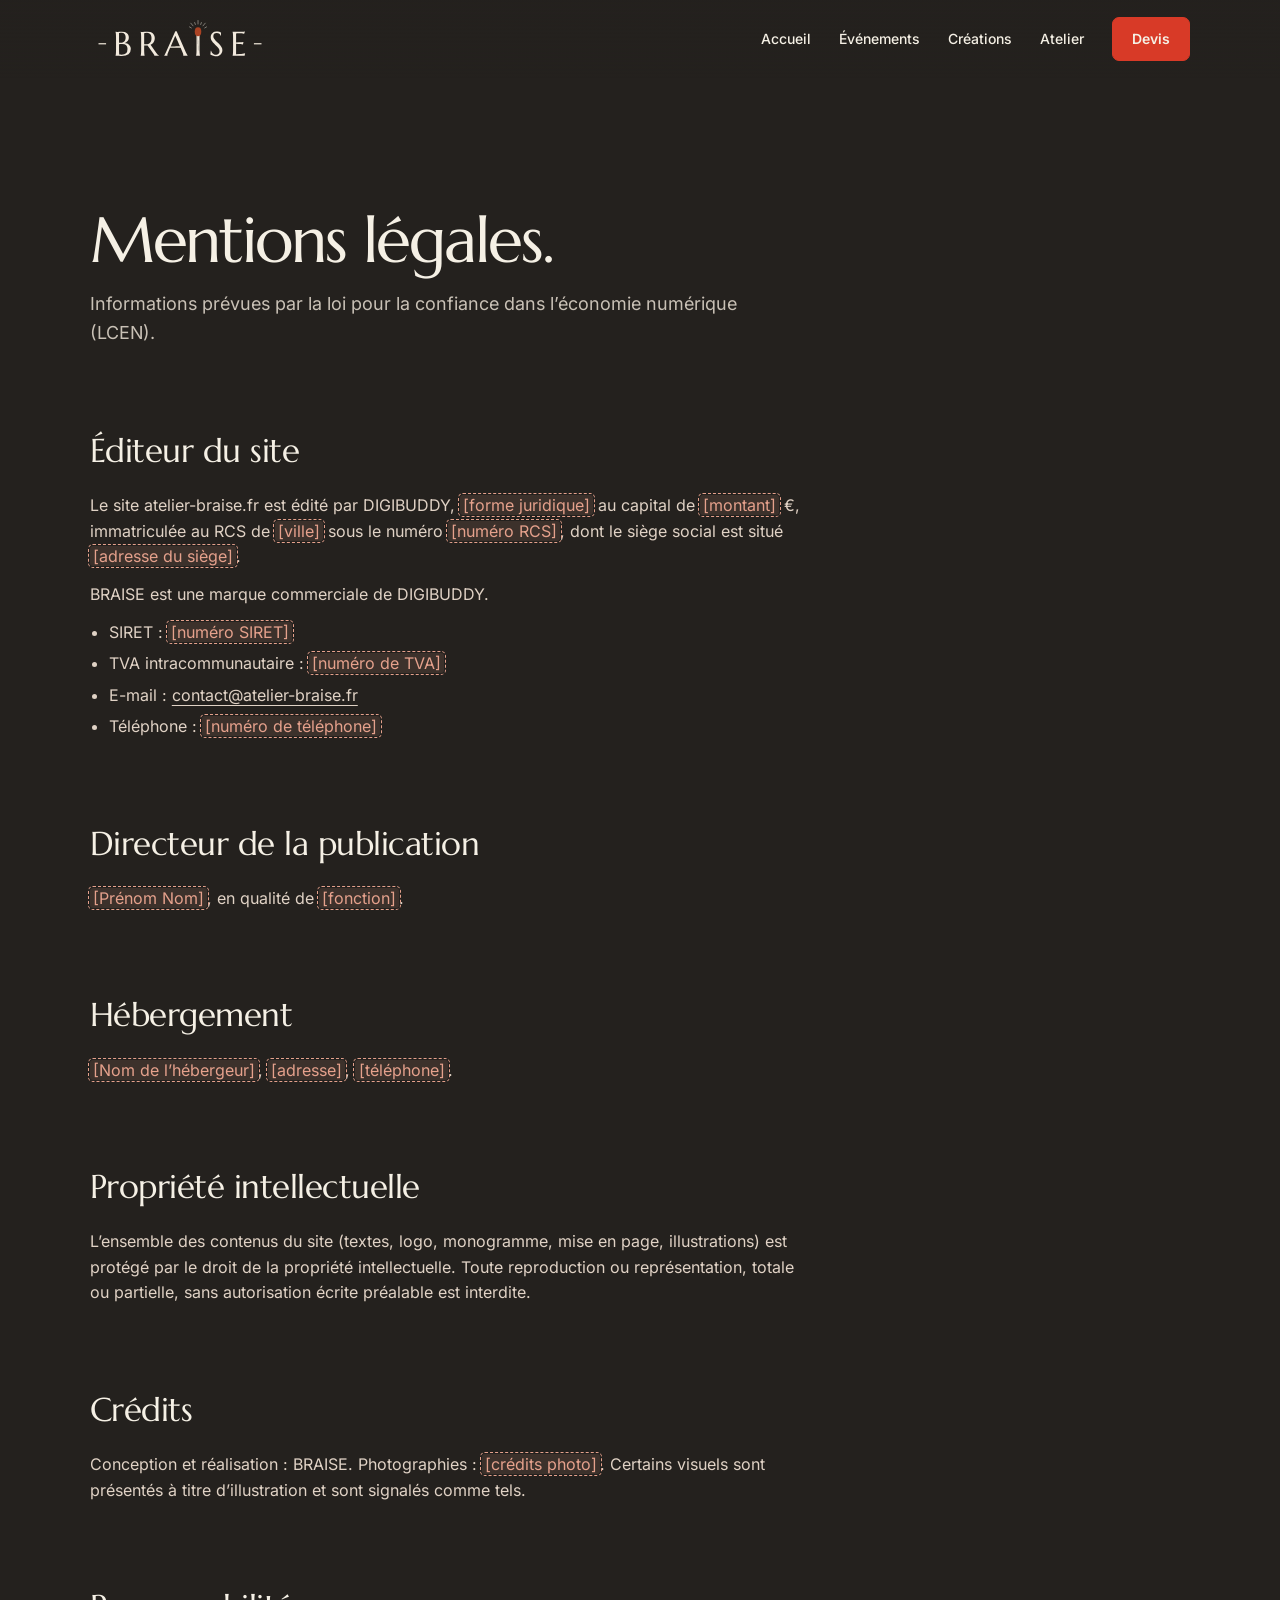
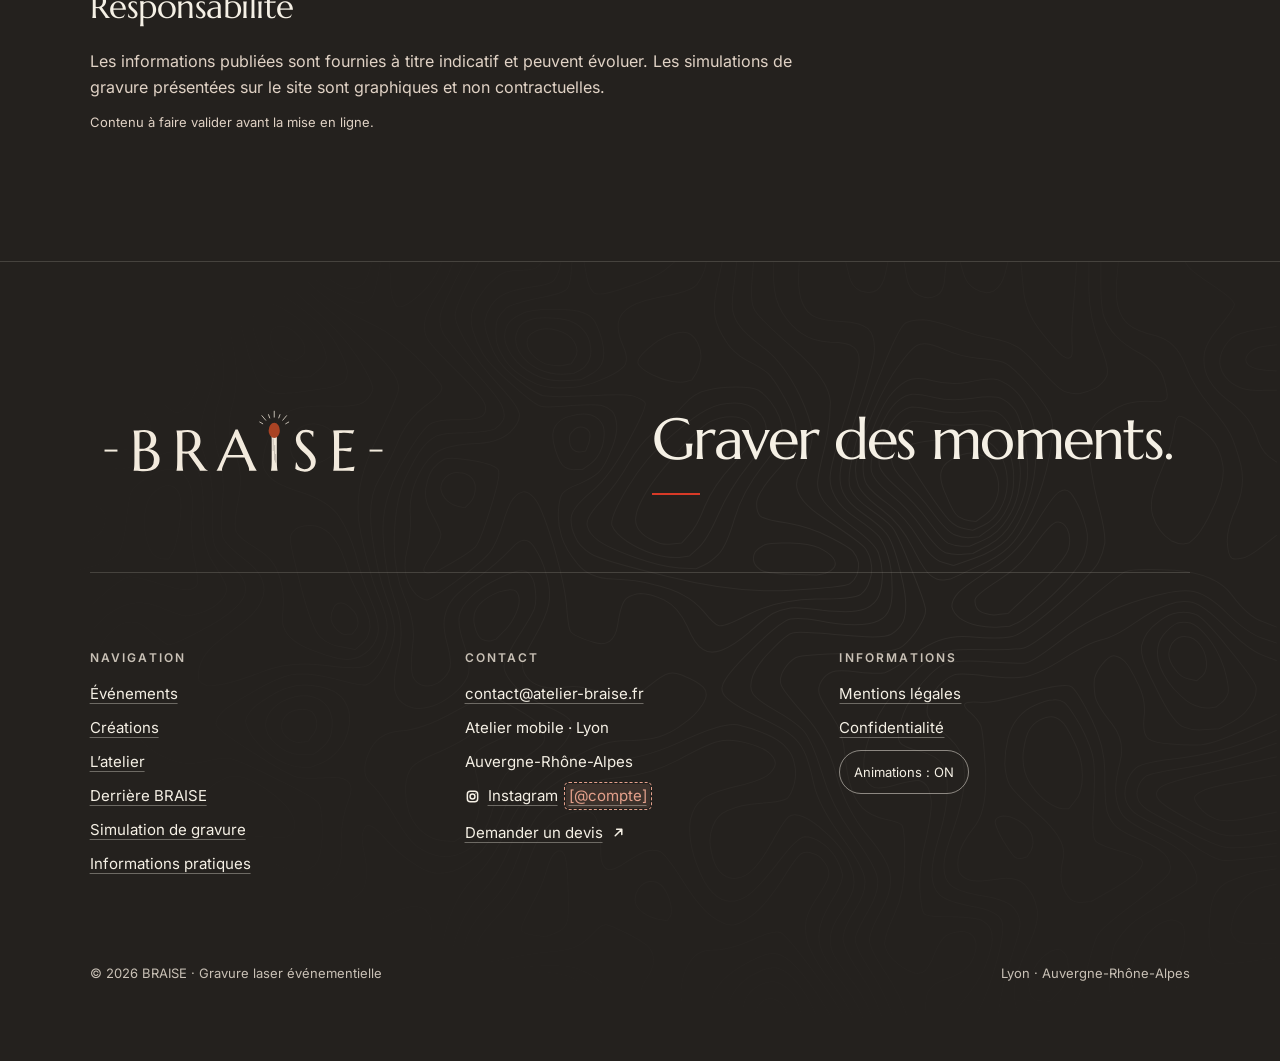
<file: mentions-legales/index.html>
<!DOCTYPE html>
<html lang="fr">
<head>
<meta charset="utf-8">
<meta name="viewport" content="width=device-width,initial-scale=1">
<title>Mentions légales | BRAISE</title>
<meta name="description" content="Mentions légales du site BRAISE, gravure laser événementielle à Lyon.">
<meta name="robots" content="noindex,follow">
<meta name="theme-color" content="#24211E">
<link rel="icon" type="image/svg+xml" href="../assets/img/favicon.svg">
<link rel="apple-touch-icon" href="../assets/img/apple-touch-icon.png">
<link rel="preload" href="../assets/fonts/marcellus-latin-400-normal.woff2" as="font" type="font/woff2" crossorigin>
<link rel="preload" href="../assets/fonts/inter-latin-400-normal.woff2" as="font" type="font/woff2" crossorigin>
<link rel="preload" href="../assets/fonts/inter-latin-600-normal.woff2" as="font" type="font/woff2" crossorigin>
<link rel="stylesheet" href="../assets/css/braise.css">
<script>(function(d){d.classList.add('js');try{if(!(matchMedia('(prefers-reduced-motion: reduce)').matches||localStorage.getItem('braise-motion')==='off'))d.classList.add('motion')}catch(e){d.classList.add('motion')}})(document.documentElement)</script>
</head>
<body>
<svg width="0" height="0" style="position:absolute" aria-hidden="true" focusable="false">
  <symbol id="i-ne" viewBox="0 0 16 16"><path d="M4.5 11.5l7-7M6 4.5h5.5V10"/></symbol>
  <symbol id="i-down" viewBox="0 0 16 16"><path d="M8 3v10M3.5 8.5L8 13l4.5-4.5"/></symbol>
  <symbol id="i-right" viewBox="0 0 16 16"><path d="M3 8h10M8.5 3.5L13 8l-4.5 4.5"/></symbol>
  <symbol id="i-left" viewBox="0 0 16 16"><path d="M13 8H3M7.5 3.5L3 8l4.5 4.5"/></symbol>
  <symbol id="i-close" viewBox="0 0 16 16"><path d="M4 4l8 8M12 4l-8 8"/></symbol>
  <symbol id="i-check" viewBox="0 0 16 16"><path d="M3 8.5l3.2 3.2L13 5"/></symbol>
  <symbol id="i-instagram" viewBox="0 0 16 16"><rect x="2.5" y="2.5" width="11" height="11" rx="3.2"/><circle cx="8" cy="8" r="2.6"/><circle cx="11.4" cy="4.6" r=".5" fill="currentColor" stroke="none"/></symbol>
</svg>

<a class="skip" href="#main">Aller au contenu</a>
<header class="site-header">
  <div class="wrap">
    <a class="brand" href="../#accueil" aria-label="BRAISE — retour à l’accueil">
      <img src="../assets/img/logo.svg" alt="BRAISE" width="760" height="260">
      <img class="brand-lit" src="../assets/img/logo-lit.svg" alt="" aria-hidden="true" width="760" height="260">
      <svg class="flame" viewBox="0 0 760 260" aria-hidden="true" focusable="false"><defs><linearGradient id="flame-hot" x1="0" x2="0" y1="1" y2="0"><stop stop-color="#AA4324"/><stop offset=".55" stop-color="#D83A27"/><stop offset="1" stop-color="#F2EADD"/></linearGradient></defs><g class="flame-fire"><path d="M456 110 C430 103 433 83 445 66 C453 54 460 38 455 20 C481 42 487 68 478 85 C477 101 467 110 456 110Z" fill="url(#flame-hot)"/><path d="M456 103 C445 98 447 87 454 76 C459 68 462 62 461 55 C475 77 471 97 456 103Z" fill="#F2EADD" opacity=".92"/></g></svg>
    </a>
    <button class="menu-toggle" type="button" aria-controls="site-nav" aria-expanded="false"><span class="menu-label">Menu</span></button>
    <nav class="nav" id="site-nav" aria-label="Navigation principale">
      <a href="../#accueil">Accueil</a>
      <a href="../#evenements">Événements</a>
      <a href="../#creations">Créations</a>
      <a href="../#atelier">Atelier</a>
      <a class="button button--small magnetic" href="../#contact"><span>Devis</span></a>
    </nav>
  </div>
</header>


<main id="main" class="wrap page">
  <span class="section-mark" aria-hidden="true"></span>
  <h1 class="h2">Mentions légales.</h1>
  <p class="sub">Informations prévues par la loi pour la confiance dans l’économie numérique (LCEN).</p>
  <div class="prose">
    <h2>Éditeur du site</h2>
    <p>Le site atelier-braise.fr est édité par DIGIBUDDY, <mark class="todo">[forme juridique]</mark> au capital de <mark class="todo">[montant]</mark>&nbsp;€, immatriculée au RCS de <mark class="todo">[ville]</mark> sous le numéro <mark class="todo">[numéro RCS]</mark>, dont le siège social est situé <mark class="todo">[adresse du siège]</mark>.</p>
    <p>BRAISE est une marque commerciale de DIGIBUDDY.</p>
    <ul>
      <li>SIRET&nbsp;: <mark class="todo">[numéro SIRET]</mark></li>
      <li>TVA intracommunautaire&nbsp;: <mark class="todo">[numéro de TVA]</mark></li>
      <li>E-mail&nbsp;: <a href="mailto:contact@atelier-braise.fr">contact@atelier-braise.fr</a></li>
      <li>Téléphone&nbsp;: <mark class="todo">[numéro de téléphone]</mark></li>
    </ul>
    <h2>Directeur de la publication</h2>
    <p><mark class="todo">[Prénom Nom]</mark>, en qualité de <mark class="todo">[fonction]</mark>.</p>
    <h2>Hébergement</h2>
    <p><mark class="todo">[Nom de l’hébergeur]</mark>, <mark class="todo">[adresse]</mark>, <mark class="todo">[téléphone]</mark>.</p>
    <h2>Propriété intellectuelle</h2>
    <p>L’ensemble des contenus du site (textes, logo, monogramme, mise en page, illustrations) est protégé par le droit de la propriété intellectuelle. Toute reproduction ou représentation, totale ou partielle, sans autorisation écrite préalable est interdite.</p>
    <h2>Crédits</h2>
    <p>Conception et réalisation&nbsp;: BRAISE. Photographies&nbsp;: <mark class="todo">[crédits photo]</mark>. Certains visuels sont présentés à titre d’illustration et sont signalés comme tels.</p>
    <h2>Responsabilité</h2>
    <p>Les informations publiées sont fournies à titre indicatif et peuvent évoluer. Les simulations de gravure présentées sur le site sont graphiques et non contractuelles.</p>
    <p class="note">Contenu à faire valider avant la mise en ligne.</p>
  </div>
</main>
<footer class="site-footer topo">
  <div class="wrap">
    <div class="footer-top">
      <a class="footer-logo" href="../#accueil"><img src="../assets/img/logo.svg" alt="BRAISE — retour à l’accueil" width="760" height="260" loading="lazy" decoding="async"></a>
      <p class="footer-sign">Graver des moments.</p>
    </div>
    <div class="footer-cols">
      <nav class="footer-col" aria-label="Plan du site">
        <h2 class="footer-h">Navigation</h2>
        <ul>
          <li><a href="../#evenements">Événements</a></li>
          <li><a href="../#creations">Créations</a></li>
          <li><a href="../#atelier">L’atelier</a></li>
          <li><a href="../#apropos">Derrière BRAISE</a></li>
          <li><a href="../#gravure">Simulation de gravure</a></li>
          <li><a href="../#faq">Informations pratiques</a></li>
        </ul>
      </nav>
      <div class="footer-col">
        <h2 class="footer-h">Contact</h2>
        <ul>
          <li><a href="mailto:contact@atelier-braise.fr">contact@atelier-braise.fr</a></li>
          <li>Atelier mobile · Lyon</li>
          <li>Auvergne-Rhône-Alpes</li>
          <li><a class="with-ico" href="https://www.instagram.com/" rel="me noopener" target="_blank"><svg class="ico"><use href="#i-instagram"/></svg>Instagram <mark class="todo">[@compte]</mark></a></li>
          <li><a class="with-ico" href="../#contact">Demander un devis <svg class="ico"><use href="#i-ne"/></svg></a></li>
        </ul>
      </div>
      <div class="footer-col">
        <h2 class="footer-h">Informations</h2>
        <ul>
          <li><a href="../mentions-legales/">Mentions légales</a></li>
          <li><a href="../confidentialite/">Confidentialité</a></li>
          <li><button class="motion-toggle" type="button" aria-pressed="false">Réduire les animations</button></li>
        </ul>
      </div>
    </div>
    <div class="footer-bottom"><span>© 2026 BRAISE · Gravure laser événementielle</span><span>Lyon · Auvergne-Rhône-Alpes</span></div>
  </div>
</footer>

<script src="../assets/js/braise.js" defer></script>
</body>
</html>
</file>
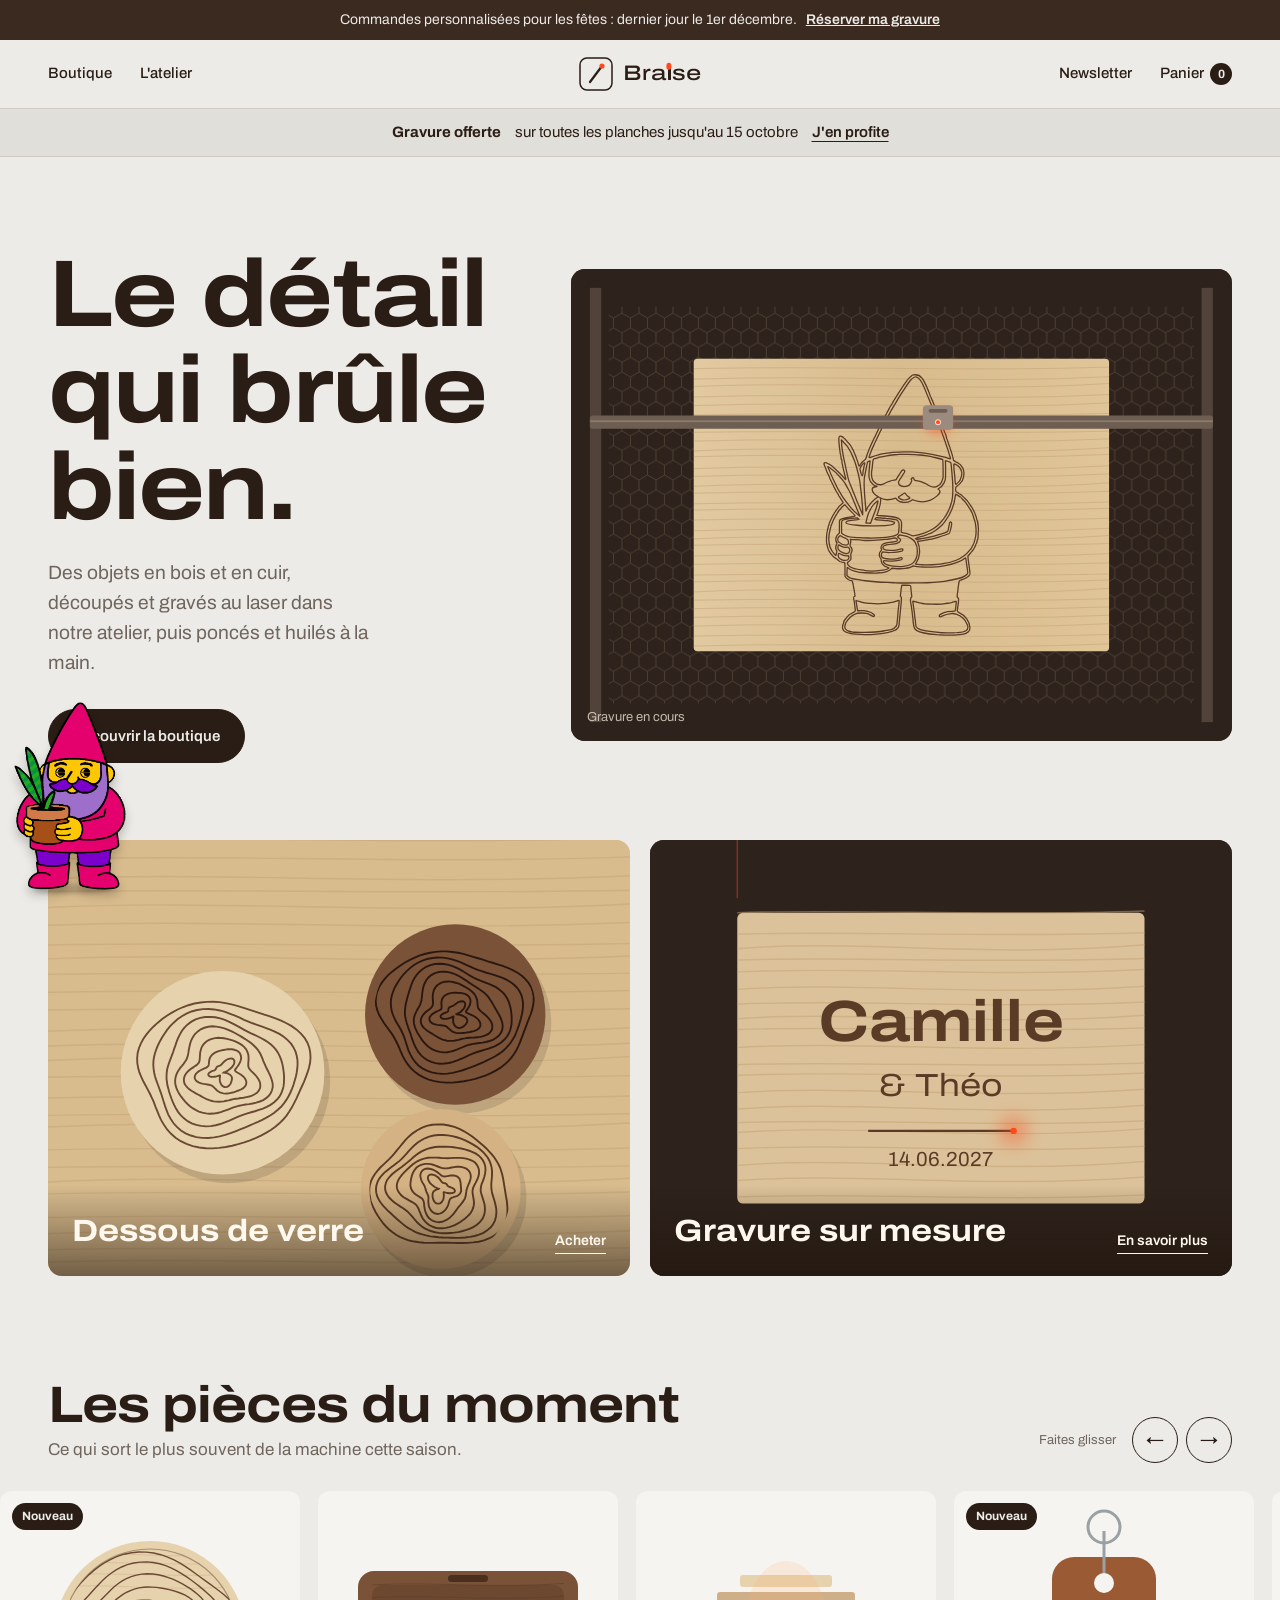
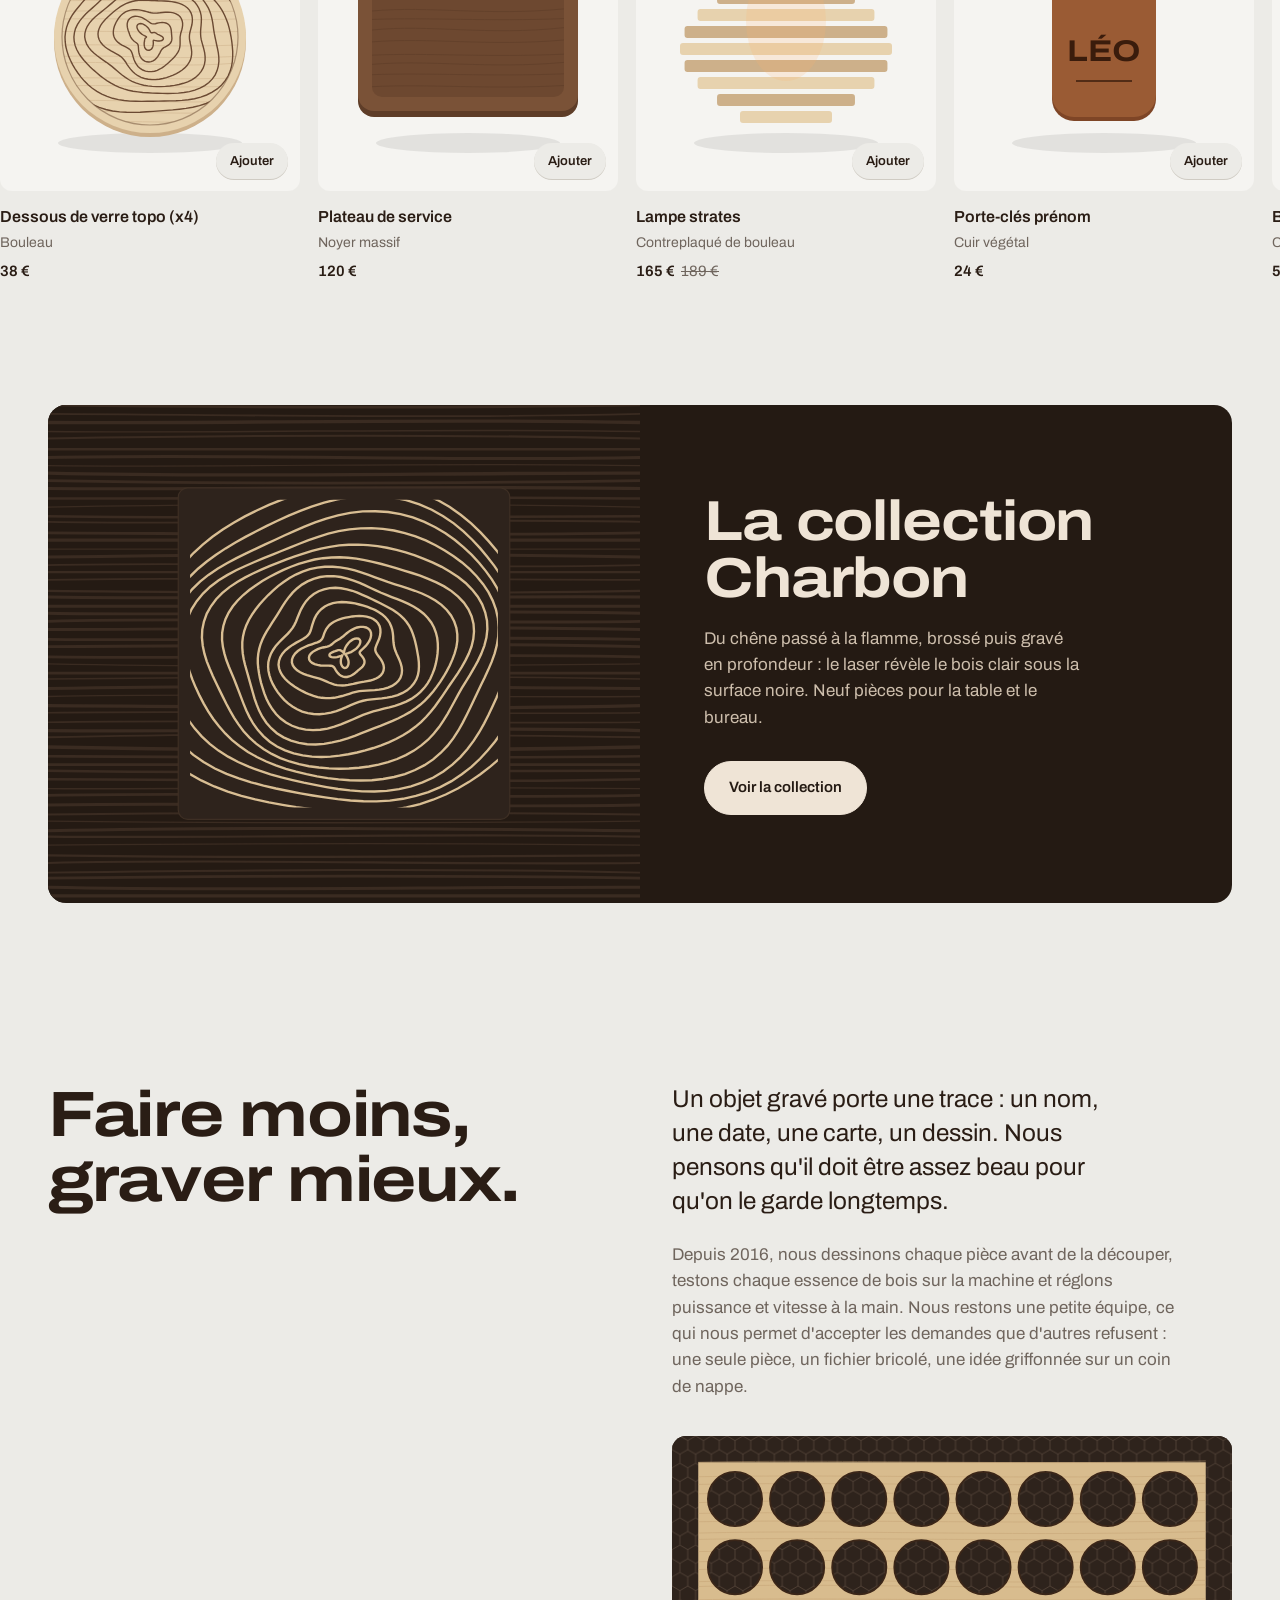
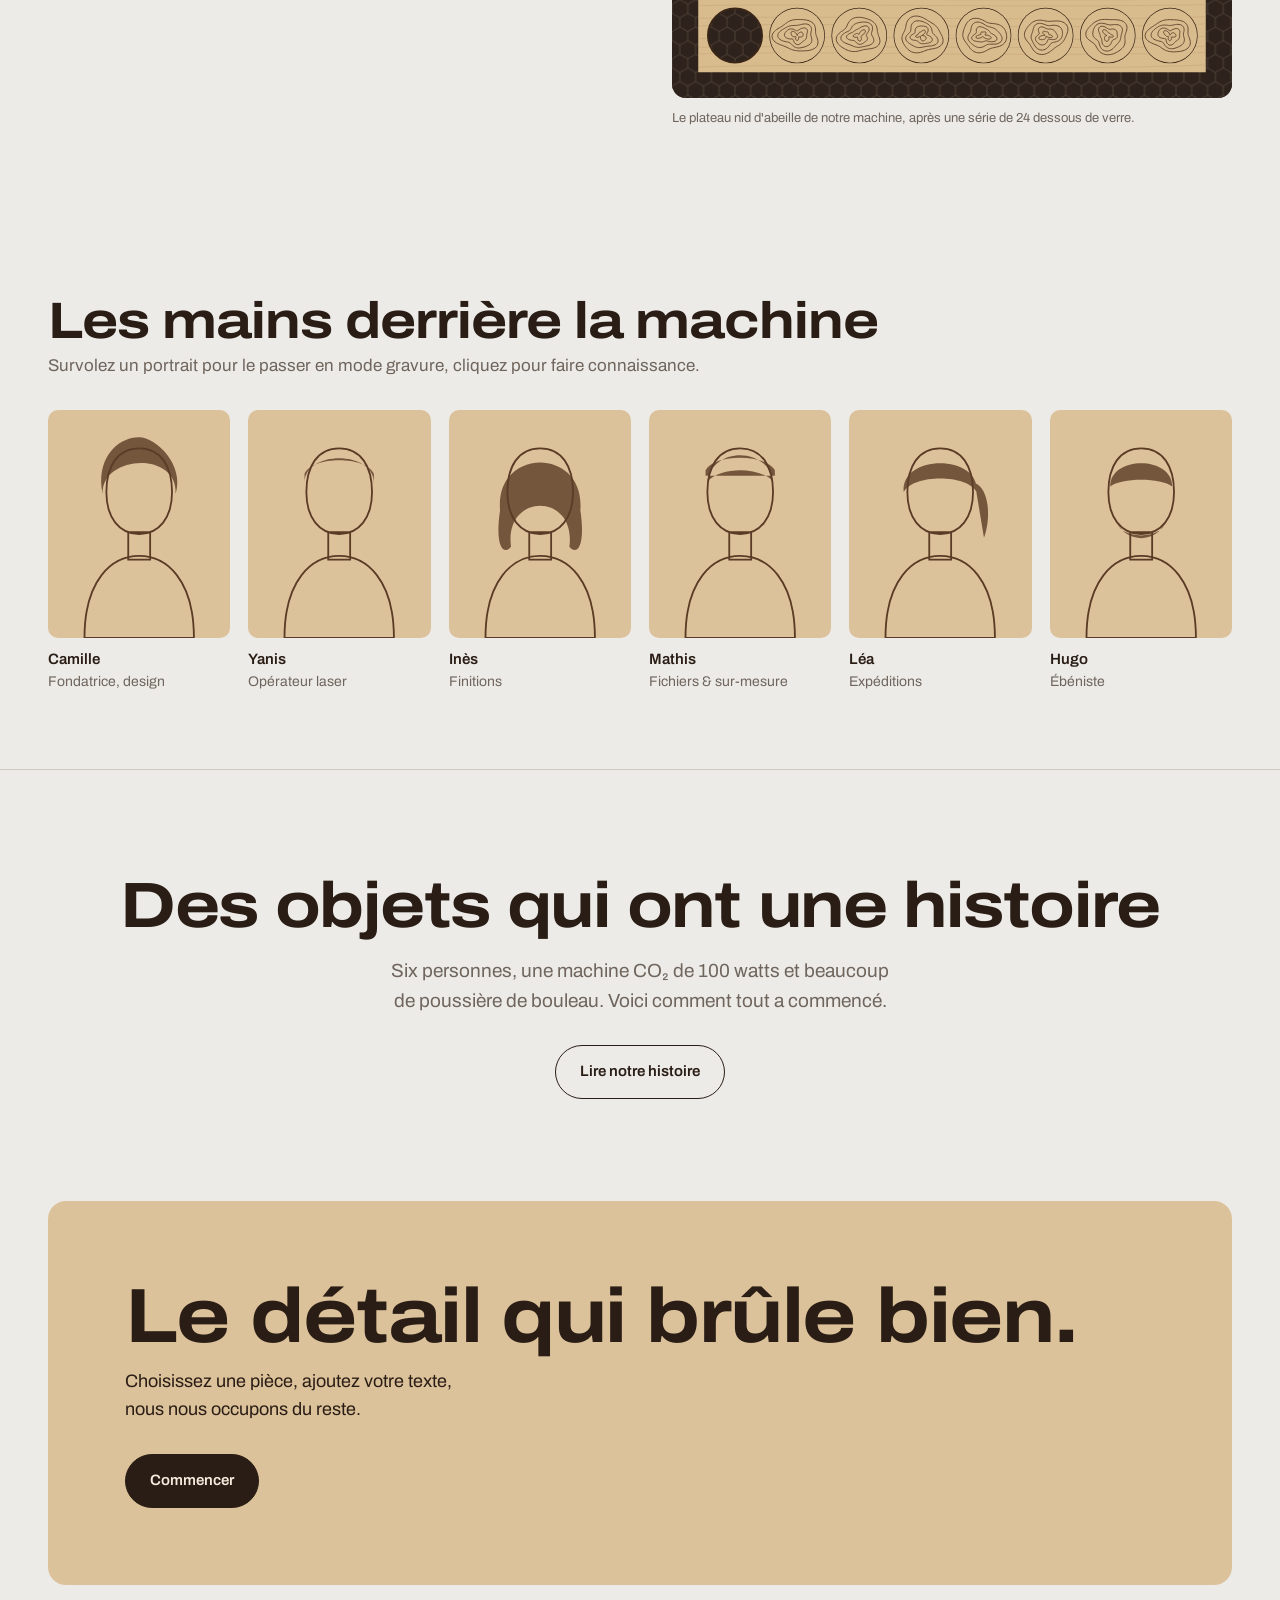
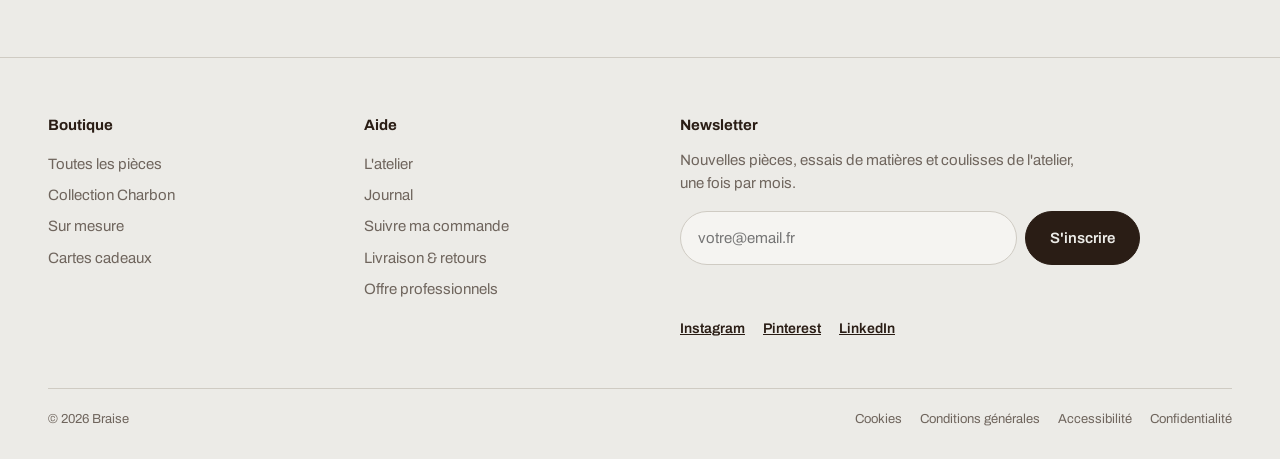
<file: Braise.html>
<!doctype html><html><head><meta charset=utf8><meta name=viewport content="width=device-width,initial-scale=1,viewport-fit=cover"><style>:root{color-scheme:light;box-sizing:border-box;padding-top:env(safe-area-inset-top,0px);padding-bottom:env(safe-area-inset-bottom,0px)}html{scroll-padding-top:env(safe-area-inset-top,0px)}body{margin:0;padding:0;font:14px -apple-system,BlinkMacSystemFont,sans-serif;background:#fff;color:#000}img{max-width:100%}[hidden]:not([hidden=until-found i]){display:none!important}</style></head><body>
<!DOCTYPE html>
<html lang="fr">
<head>
<meta charset="utf-8">
<meta name="viewport" content="width=device-width, initial-scale=1, viewport-fit=cover">
<title>Braise — Objets découpés et gravés au laser</title>
<link rel="preconnect" href="https://fonts.googleapis.com">
<link rel="preconnect" href="https://fonts.gstatic.com" crossorigin>
<link href="https://fonts.googleapis.com/css2?family=Archivo:wdth,wght@62..125,300..800&display=swap" rel="stylesheet">
<style>
:root{
  --bg:#ECEBE7; --bg-2:#E1DFD9; --ink:#2A1D15; --muted:#6F655D; --line:#CFCBC3;
  --ply:#DCC29A; --ply-2:#C9A878; --burn:#6B4A33; --char:#3B2A20; --laser:#FF4A1C;
  --card:#F5F4F1;
  box-sizing:border-box;
  padding-top:env(safe-area-inset-top,0px);
  padding-bottom:env(safe-area-inset-bottom,0px);
}
@media (prefers-color-scheme:dark){
  :root:not([data-theme="light"]){
    --bg:#1E1915; --bg-2:#26201B; --ink:#EDE5DA; --muted:#A99C8F; --line:#3E352E;
    --ply:#B9976B; --ply-2:#9E7C52; --burn:#4A3122; --char:#E3D4C0; --card:#2A231E;
  }
}
:root[data-theme="dark"]{
  --bg:#1E1915; --bg-2:#26201B; --ink:#EDE5DA; --muted:#A99C8F; --line:#3E352E;
  --ply:#B9976B; --ply-2:#9E7C52; --burn:#4A3122; --char:#E3D4C0; --card:#2A231E;
}
*,*::before,*::after{box-sizing:inherit}
html{scroll-padding-top:env(safe-area-inset-top,0px);scroll-behavior:smooth}
body{margin:0;background:var(--bg);color:var(--ink);font-family:"Archivo",system-ui,-apple-system,"Segoe UI",Helvetica,Arial,sans-serif;font-variation-settings:"wdth" 100;font-size:17px;line-height:1.55;-webkit-font-smoothing:antialiased}
img,svg{max-width:100%;display:block}
a{color:inherit}
button{font:inherit;color:inherit;cursor:pointer}
:focus-visible{outline:2px solid var(--laser);outline-offset:3px}
.wrap{max-width:1320px;margin:0 auto;padding:0 clamp(18px,4vw,48px)}
.display{font-variation-settings:"wdth" 118;font-weight:700;letter-spacing:-.02em;line-height:1.02}
.btn{display:inline-flex;align-items:center;gap:.6em;padding:.95em 1.6em;border:1.5px solid var(--ink);background:var(--ink);color:var(--bg);text-decoration:none;font-weight:600;font-size:15px;border-radius:999px;transition:background .2s,color .2s}
.btn:hover{background:transparent;color:var(--ink)}
.btn.ghost{background:transparent;color:var(--ink)}
.btn.ghost:hover{background:var(--ink);color:var(--bg)}
.sr{position:absolute;width:1px;height:1px;overflow:hidden;clip:rect(0 0 0 0)}

/* Annonce */
.announce{background:var(--char);color:var(--bg);font-size:14px;text-align:center;padding:9px 16px}
.announce a{color:inherit;font-weight:600;margin-left:.4em}
:root[data-theme="dark"] .announce{color:#1E1915}
@media (prefers-color-scheme:dark){:root:not([data-theme="light"]) .announce{color:#1E1915}}

/* En-tête */
header.site{position:sticky;top:env(safe-area-inset-top,0px);z-index:50;background:var(--bg);border-bottom:1px solid var(--line)}
.nav{display:grid;grid-template-columns:1fr auto 1fr;align-items:center;height:68px}
.nav-l,.nav-r{display:flex;gap:28px;align-items:center}
.nav-r{justify-content:flex-end}
.nav a,.nav button.link{text-decoration:none;background:none;border:0;padding:6px 0;font-size:15px;font-weight:500}
.nav a:hover,.nav button.link:hover{text-decoration:underline;text-underline-offset:5px}
.logo{display:flex;align-items:center;gap:10px;text-decoration:none;font-weight:700;font-variation-settings:"wdth" 125;font-size:19px;letter-spacing:.01em}
.logo svg{width:34px;height:34px}
.logo .wm{display:inline-flex;align-items:baseline;font-size:21px}
.logo .match{display:inline-block;position:relative;width:.13em;height:.6em;margin:0 .06em 0 .07em;background:currentColor;border-radius:.02em}
.logo .match::before{content:"";position:absolute;left:50%;bottom:100%;width:.25em;height:.32em;transform:translate(-50%,.08em);border-radius:50% 50% 46% 46%;background:var(--laser);transition:box-shadow .3s}
.logo:hover .match::before{box-shadow:0 0 .35em .08em rgba(255,74,28,.55)}
.cart-count{display:inline-grid;place-items:center;min-width:22px;height:22px;padding:0 6px;border-radius:11px;background:var(--ink);color:var(--bg);font-size:12px;font-weight:700;margin-left:6px}
.burger{display:none;background:none;border:0;padding:8px}
.mega{position:absolute;left:0;right:0;top:100%;background:var(--bg);border-bottom:1px solid var(--line);display:none}
.mega.open{display:block}
.mega-in{display:grid;grid-template-columns:repeat(5,1fr);gap:32px;padding:34px 0 40px}
.mega h4{margin:0 0 12px;font-size:15px}
.mega ul{list-style:none;margin:0;padding:0}
.mega li a{display:block;padding:5px 0;color:var(--muted);text-decoration:none;font-size:15px}
.mega li a:hover{color:var(--ink)}
.mega li:last-child a{color:var(--ink);font-weight:600;margin-top:6px}

/* Bandeau promo */
.promo{border-bottom:1px solid var(--line);background:var(--bg-2)}
.promo a{display:flex;justify-content:center;gap:14px;flex-wrap:wrap;padding:12px 16px;text-decoration:none;font-size:15px}
.promo strong{font-weight:700}
.promo span:last-child{text-decoration:underline;text-underline-offset:4px;font-weight:600}

/* Hero */
.hero{display:grid;grid-template-columns:minmax(0,5fr) minmax(0,7fr);gap:clamp(24px,4vw,64px);align-items:center;padding-top:clamp(40px,7vw,96px);padding-bottom:clamp(40px,6vw,80px)}
.hero h1{font-size:clamp(46px,7.4vw,112px);margin:0 0 22px}
.hero p{font-size:clamp(17px,1.5vw,20px);max-width:30ch;color:var(--muted);margin:0 0 32px}
.machine{position:relative;border-radius:14px;overflow:hidden;background:var(--char);aspect-ratio:7/5}
.machine svg{width:100%;height:100%}
.machine-note{position:absolute;left:16px;bottom:14px;color:#E9DFD2;font-size:13px;opacity:.8}
.replay{position:absolute;right:14px;bottom:10px;background:rgba(255,255,255,.12);color:#F2EAE0;border:0;border-radius:999px;padding:6px 14px;font-size:13px}
.replay:hover{background:rgba(255,255,255,.22)}

/* Tuiles */
.tiles{display:grid;grid-template-columns:1fr 1fr;gap:clamp(12px,1.6vw,22px);padding-bottom:clamp(60px,8vw,110px)}
.tile{position:relative;display:block;border-radius:14px;overflow:hidden;text-decoration:none;background:var(--ply)}
.tile svg{width:100%;aspect-ratio:4/3;transition:transform .6s ease}
.tile:hover svg{transform:scale(1.03)}
.tile-cap{position:absolute;left:0;right:0;bottom:0;display:flex;justify-content:space-between;align-items:end;padding:22px 24px;color:#FFF8EE;background:linear-gradient(transparent,rgba(30,18,10,.55))}
.tile-cap h3{margin:0;font-size:clamp(22px,2.4vw,32px);font-variation-settings:"wdth" 115;font-weight:700}
.tile-cap span{font-size:14px;font-weight:600;border-bottom:1.5px solid currentColor;padding-bottom:2px}

/* Produits */
.sec-head{display:flex;justify-content:space-between;align-items:end;gap:20px;margin-bottom:28px}
.sec-head h2{font-size:clamp(32px,4vw,54px);margin:0}
.sec-head p{margin:6px 0 0;color:var(--muted)}
.arrows{display:flex;gap:8px;align-items:center}
.arrows button{width:46px;height:46px;border-radius:50%;border:1.5px solid var(--ink);background:transparent;font-size:18px}
.arrows button:hover{background:var(--ink);color:var(--bg)}
.drag-hint{font-size:13px;color:var(--muted);margin-right:8px}
.rail{display:flex;gap:18px;overflow-x:auto;scroll-snap-type:x mandatory;padding:0 clamp(18px,4vw,48px) 20px;scrollbar-width:none;cursor:grab;user-select:none}
.rail::-webkit-scrollbar{display:none}
.rail.dragging{cursor:grabbing;scroll-snap-type:none}
.rail-wrap{max-width:1320px;margin:0 auto}
.prod{flex:0 0 clamp(230px,24vw,300px);scroll-snap-align:start}
.prod-img{position:relative;border-radius:12px;overflow:hidden;background:var(--card);aspect-ratio:1}
.prod-img svg{width:100%;height:100%;pointer-events:none}
.badge{position:absolute;top:12px;left:12px;background:var(--ink);color:var(--bg);font-size:12px;font-weight:700;padding:4px 10px;border-radius:999px}
.add{position:absolute;right:12px;bottom:12px;border:0;background:var(--bg);border-radius:999px;padding:8px 14px;font-size:13px;font-weight:600;box-shadow:0 1px 0 var(--line)}
.add:hover{background:var(--ink);color:var(--bg)}
.prod h3{font-size:16px;font-weight:600;margin:14px 0 2px}
.prod .mat{font-size:14px;color:var(--muted);margin:0}
.price{font-size:15px;margin-top:6px;font-weight:600}
.price s{color:var(--muted);font-weight:400;margin-left:6px}

/* Collection */
.collection{margin:clamp(60px,8vw,110px) 0;display:grid;grid-template-columns:1fr 1fr;border-radius:18px;overflow:hidden;background:#241A13;color:#EFE4D6}
.collection svg{width:100%;height:100%;min-height:360px}
.col-text{padding:clamp(32px,5vw,72px);display:flex;flex-direction:column;justify-content:center}
.col-text h2{font-size:clamp(34px,4.4vw,62px);margin:0 0 18px}
.col-text p{max-width:38ch;color:#CDBEAC;margin:0 0 30px}
.collection .btn{background:#EFE4D6;color:#241A13;border-color:#EFE4D6;align-self:flex-start}
.collection .btn:hover{background:transparent;color:#EFE4D6}

/* Manifeste */
.manifesto{display:grid;grid-template-columns:minmax(0,1fr) minmax(0,1fr);gap:clamp(28px,5vw,80px);align-items:start;padding-top:clamp(40px,6vw,80px);padding-bottom:clamp(40px,6vw,80px)}
.manifesto h2{font-size:clamp(36px,5vw,72px);margin:0}
.manifesto .lead{font-size:clamp(20px,1.9vw,26px);line-height:1.4;margin:0 0 24px;max-width:32ch}
.manifesto .body{color:var(--muted);max-width:52ch;margin:0}
.bed{margin-top:36px;border-radius:14px;overflow:hidden;background:var(--char)}
.bed svg{width:100%}
.caption{font-size:13px;color:var(--muted);margin-top:10px}

/* Équipe */
.team{padding-top:clamp(40px,6vw,80px);padding-bottom:clamp(40px,6vw,80px)}
.team-grid{display:grid;grid-template-columns:repeat(6,1fr);gap:clamp(10px,1.4vw,18px);margin-top:30px}
.member{background:none;border:0;padding:0;text-align:left}
.portrait{position:relative;border-radius:10px;overflow:hidden;background:var(--ply);aspect-ratio:4/5}
.portrait svg{position:absolute;inset:0;width:100%;height:100%;transition:opacity .35s}
.portrait .raster{opacity:0}
.member:hover .raster,.member:focus-visible .raster,.member[aria-expanded="true"] .raster{opacity:1}
.member:hover .line,.member:focus-visible .line,.member[aria-expanded="true"] .line{opacity:0}
.member .nm{display:block;font-weight:600;margin-top:10px;font-size:15px}
.member .rl{display:block;color:var(--muted);font-size:14px}
.bio{display:none;margin-top:26px;border-top:1px solid var(--line);padding-top:26px;grid-template-columns:minmax(0,1fr) minmax(0,2fr);gap:40px}
.bio.open{display:grid}
.bio h3{font-size:clamp(28px,3vw,42px);margin:0}
.bio p{margin:0 0 18px;max-width:60ch}
.facts{display:flex;gap:28px;flex-wrap:wrap;font-size:15px}
.facts div span{display:block;color:var(--muted);font-size:13px}

/* Récit */
.story{text-align:center;padding-top:clamp(60px,8vw,110px);padding-bottom:clamp(60px,8vw,110px);border-top:1px solid var(--line)}
.story h2{font-size:clamp(36px,5vw,70px);margin:0 0 18px}
.story p{max-width:46ch;margin:0 auto 30px;color:var(--muted);font-size:19px}

/* CTA finale */
.final{background:var(--ply);color:#2A1D15;border-radius:18px;padding:clamp(40px,6vw,84px);display:flex;justify-content:space-between;align-items:end;gap:30px;flex-wrap:wrap;margin-bottom:clamp(40px,6vw,72px);position:relative;overflow:hidden}
.final h2{font-size:clamp(40px,6vw,92px);margin:0 0 12px}
.final p{margin:0;max-width:34ch;font-size:18px}
.final .btn{background:#2A1D15;color:#F4EBDD;border-color:#2A1D15}
.final .btn:hover{background:transparent;color:#2A1D15}
.up{position:fixed;right:18px;bottom:calc(18px + env(safe-area-inset-bottom,0px));z-index:40;width:54px;height:54px;border-radius:50%;border:1.5px solid var(--ink);background:var(--bg);font-size:12px;font-weight:700;line-height:1.05;opacity:0;pointer-events:none;transition:opacity .3s}
.up.show{opacity:1;pointer-events:auto}

/* Pied de page */
footer{border-top:1px solid var(--line);padding:56px 0 30px;font-size:15px}
.foot{display:grid;grid-template-columns:1fr 1fr 2fr;gap:40px}
.foot ul{list-style:none;margin:0;padding:0}
.foot li a{display:block;padding:4px 0;text-decoration:none;color:var(--muted)}
.foot li a:hover{color:var(--ink)}
.foot h4{margin:0 0 12px;font-size:15px}
.nl p{color:var(--muted);margin:0 0 16px;max-width:46ch}
.nl form{display:flex;gap:8px;max-width:460px}
.nl input{flex:1;min-width:0;padding:.9em 1.1em;border-radius:999px;border:1.5px solid var(--line);background:var(--card);color:var(--ink);font:inherit;font-size:15px}
.nl input:focus{border-color:var(--ink);outline:none}
.nl .ok{color:var(--ink);font-weight:600;margin-top:10px;min-height:1.4em}
.socials{display:flex;gap:18px;margin-top:22px}
.socials a{font-size:14px;font-weight:600}
.legal{display:flex;gap:20px;flex-wrap:wrap;justify-content:space-between;margin-top:48px;padding-top:20px;border-top:1px solid var(--line);color:var(--muted);font-size:13px}
.legal div{display:flex;gap:18px;flex-wrap:wrap}
.legal a{color:inherit;text-decoration:none}
.legal a:hover{color:var(--ink)}

/* Tiroir panier */
.drawer{position:fixed;top:0;right:0;bottom:0;width:min(400px,92vw);background:var(--bg);z-index:80;border-left:1px solid var(--line);transform:translateX(100%);transition:transform .35s ease;display:flex;flex-direction:column;padding:calc(24px + env(safe-area-inset-top,0px)) 24px calc(24px + env(safe-area-inset-bottom,0px))}
.drawer.open{transform:none}
.drawer header{display:flex;justify-content:space-between;align-items:center;margin-bottom:20px}
.drawer h3{margin:0;font-size:22px}
.drawer .x{background:none;border:0;font-size:15px;text-decoration:underline}
.lines{flex:1;overflow:auto}
.line-item{display:grid;grid-template-columns:64px 1fr auto;gap:14px;align-items:center;padding:12px 0;border-bottom:1px solid var(--line);font-size:15px}
.line-item .th{width:64px;height:64px;border-radius:8px;overflow:hidden;background:var(--card)}
.empty{color:var(--muted)}
.total{display:flex;justify-content:space-between;font-weight:700;padding:16px 0}
.scrim{position:fixed;inset:0;background:rgba(20,12,6,.4);z-index:70;opacity:0;pointer-events:none;transition:opacity .3s}
.scrim.show{opacity:1;pointer-events:auto}

/* Popup offre */
.offer{position:fixed;left:50%;top:50%;transform:translate(-50%,-50%);z-index:90;width:min(560px,92vw);background:var(--bg);border-radius:16px;overflow:hidden;display:none;grid-template-columns:1fr}
.offer.open{display:grid}
.offer-top{background:var(--ply);height:120px;position:relative}
.offer-top svg{width:100%;height:100%}
.offer-in{padding:28px 30px 30px}
.offer h3{font-size:30px;margin:0 0 10px}
.offer p{color:var(--muted);margin:0 0 20px}
.offer .close{position:absolute;right:14px;top:12px;background:rgba(255,255,255,.7);color:#2A1D15;border:0;border-radius:999px;padding:6px 12px;font-size:13px;font-weight:600;z-index:2}

/* Mobile */
.mnav{display:none}
@media (max-width:900px){
  .nav-l a,.nav-l button.link,.nav-r .nl-link{display:none}
  .burger{display:block}
  .mnav.open{display:block;border-top:1px solid var(--line);padding:10px 0 20px}
  .mnav a{display:block;padding:10px 0;text-decoration:none;font-size:18px;font-weight:600}
  .hero{grid-template-columns:1fr}
  .tiles,.collection,.manifesto,.bio.open{grid-template-columns:1fr}
  .team-grid{grid-template-columns:repeat(3,1fr)}
  .foot{grid-template-columns:1fr 1fr}
  .nl{grid-column:1/-1}
  .drag-hint{display:none}
}
@media (max-width:520px){
  .team-grid{grid-template-columns:repeat(2,1fr)}
  .nl form{flex-direction:column}
  .sec-head{flex-direction:column;align-items:start}
}
@media (prefers-reduced-motion:reduce){
  *{transition:none!important;scroll-behavior:auto!important}
}

/* Gnome magique */
.gnome{position:fixed;left:calc(14px + env(safe-area-inset-left,0px));bottom:calc(10px + env(safe-area-inset-bottom,0px));z-index:60;width:112px;touch-action:none;transition:transform .5s cubic-bezier(.3,1.4,.5,1)}
.gnome.peek{transform:translateY(74%)}
.gnome.peek .gn-body{animation:none}
.gn-jump{position:relative}
.gn-body{display:block;border:0;background:none;padding:0;width:100%;position:relative;transform-origin:50% 100%;animation:gnBob 3.2s ease-in-out infinite;cursor:grab;-webkit-tap-highlight-color:transparent}
.gnome.dragging .gn-body{cursor:grabbing;animation:gnWiggle .35s ease-in-out infinite}
.gn-body img{width:100%;height:auto;display:block;pointer-events:none;user-select:none;-webkit-user-drag:none;filter:drop-shadow(0 6px 5px rgba(20,10,0,.22))}
.gn-body:focus-visible{outline:2px solid var(--laser);outline-offset:4px;border-radius:12px}
.gn-eyes{position:absolute;inset:0;width:100%;height:100%;pointer-events:none}
.gn-shadow{position:absolute;left:18%;right:14%;bottom:-4px;height:10px;border-radius:50%;background:rgba(20,10,0,.18);filter:blur(2px);z-index:-1}
@keyframes gnBob{0%,100%{transform:translateY(0) scale(1,1)}50%{transform:translateY(-3px) scale(.99,1.02)}}
@keyframes gnWiggle{0%,100%{transform:rotate(-6deg)}50%{transform:rotate(6deg)}}
.gn-bubble{position:absolute;left:4px;bottom:calc(100% + 12px);width:max-content;max-width:min(270px,78vw);background:var(--bg);color:var(--ink);border:1.5px solid var(--ink);border-radius:16px;padding:12px 14px;font-size:14px;line-height:1.4;box-shadow:0 8px 24px rgba(20,10,0,.14);opacity:0;transform:translateY(6px) scale(.96);transform-origin:20px 100%;pointer-events:none;transition:opacity .2s,transform .25s}
.gn-bubble.show{opacity:1;transform:none;pointer-events:auto}
.gn-bubble::after{content:"";position:absolute;left:34px;bottom:-8px;width:14px;height:14px;background:var(--bg);border-right:1.5px solid var(--ink);border-bottom:1.5px solid var(--ink);transform:rotate(45deg)}
.gnome.below .gn-bubble{bottom:auto;top:calc(100% + 12px);transform-origin:20px 0}
.gnome.below .gn-bubble::after{bottom:auto;top:-8px;border:0;border-left:1.5px solid var(--ink);border-top:1.5px solid var(--ink)}
.gnome.right .gn-bubble{left:auto;right:4px}
.gnome.right .gn-bubble::after{left:auto;right:34px}
.gn-name{display:block;font-weight:700;font-size:12px;color:#E4006E;margin-bottom:2px}
.gn-acts{display:flex;gap:8px;flex-wrap:wrap;margin-top:10px}
.gn-acts button{border:1.5px solid var(--ink);background:var(--ink);color:var(--bg);border-radius:999px;padding:5px 12px;font-size:13px;font-weight:600}
.gn-acts button.sec{background:transparent;color:var(--ink)}
.spark{position:fixed;z-index:95;pointer-events:none;font-size:16px;line-height:1;will-change:transform,opacity}
@media (max-width:600px){.gnome{width:84px}}
@media (prefers-reduced-motion:reduce){.gn-body,.gnome.dragging .gn-body{animation:none}.gnome{transition:none}}
</style>
</head>
<body>

<div class="announce">Commandes personnalisées pour les fêtes : dernier jour le 1er décembre. <a href="#produits">Réserver ma gravure</a></div>

<header class="site">
  <div class="wrap nav">
    <div class="nav-l">
      <button class="burger" id="burger" aria-label="Ouvrir le menu" aria-expanded="false">
        <svg width="24" height="24" viewBox="0 0 24 24" fill="none" stroke="currentColor" stroke-width="1.8"><path d="M3 7h18M3 12h18M3 17h18"/></svg>
      </button>
      <button class="link" id="shopBtn" aria-expanded="false" aria-controls="mega">Boutique</button>
      <a href="#atelier">L'atelier</a>
    </div>
    <a href="#" class="logo" aria-label="Braise, accueil">
      <svg viewBox="0 0 34 34" aria-hidden="true"><rect x="1" y="1" width="32" height="32" rx="7" fill="none" stroke="currentColor" stroke-width="1.5"/><path d="M11 25 L23 9" stroke="currentColor" stroke-width="2.2" stroke-linecap="round"/><circle cx="23" cy="9" r="2.6" fill="#FF4A1C"/></svg>
      <span class="wm" aria-hidden="true">Bra<span class="match"></span>se</span>
    </a>
    <div class="nav-r">
      <button class="link nl-link" data-open-offer>Newsletter</button>
      <button class="link" id="cartBtn">Panier<span class="cart-count" id="cartCount">0</span></button>
    </div>
  </div>
  <div class="wrap mnav" id="mnav">
    <a href="#produits">Boutique</a><a href="#collection">Collection Charbon</a><a href="#atelier">L'atelier</a><a href="#equipe">L'équipe</a><a href="#" data-open-offer>Newsletter</a>
  </div>
  <nav class="mega" id="mega" aria-label="Boutique">
    <div class="wrap mega-in">
      <div><h4>Collections</h4><ul><li><a href="#collection">Charbon</a></li><li><a href="#">Bouleau</a></li><li><a href="#">Noyer</a></li><li><a href="#">Acrylique</a></li><li><a href="#produits">Tout voir</a></li></ul></div>
      <div><h4>Table & cuisine</h4><ul><li><a href="#">Dessous de verre</a></li><li><a href="#">Planches à découper</a></li><li><a href="#">Plateaux</a></li><li><a href="#">Voir la sélection</a></li></ul></div>
      <div><h4>Maison</h4><ul><li><a href="#">Luminaires</a></li><li><a href="#">Cartes gravées</a></li><li><a href="#">Plaques de porte</a></li><li><a href="#">Boîtes</a></li><li><a href="#">Voir la sélection</a></li></ul></div>
      <div><h4>Cadeaux</h4><ul><li><a href="#">Porte-clés</a></li><li><a href="#">Marque-pages</a></li><li><a href="#">Puzzles</a></li><li><a href="#">Cartes cadeaux</a></li><li><a href="#">Voir la sélection</a></li></ul></div>
      <div><h4>Sur mesure</h4><ul><li><a href="#">Gravure d'un texte</a></li><li><a href="#">Envoyer mon fichier</a></li><li><a href="#">Mariages & événements</a></li><li><a href="#">Professionnels</a></li><li><a href="#">Demander un devis</a></li></ul></div>
    </div>
  </nav>
</header>

<div class="promo"><a href="#produits"><strong>Gravure offerte</strong><span>sur toutes les planches jusqu'au 15 octobre</span><span>J'en profite</span></a></div>

<main id="main">
  <section class="wrap hero">
    <div>
      <h1 class="display">Le détail qui brûle bien.</h1>
      <p>Des objets en bois et en cuir, découpés et gravés au laser dans notre atelier, puis poncés et huilés à la main.</p>
      <a class="btn" href="#produits">Découvrir la boutique</a>
    </div>
    <div class="machine">
      <svg id="machine" viewBox="0 0 700 500" role="img" aria-label="Une tête laser grave le logo, un gnome tenant une plante en pot, sur un panneau de contreplaqué">
        <defs>
          <pattern id="honey" width="18" height="31.18" patternUnits="userSpaceOnUse">
            <path d="M9 0 L18 5.2 L18 15.6 L9 20.8 L0 15.6 L0 5.2 Z M9 20.8 L9 31.18" fill="none" stroke="#5B4A3E" stroke-width="1"/>
          </pattern>
          <filter id="glow" x="-200%" y="-200%" width="500%" height="500%"><feGaussianBlur stdDeviation="6"/></filter>
          <linearGradient id="plyg" x1="0" x2="1"><stop offset="0" stop-color="#E2C9A0"/><stop offset=".5" stop-color="#D8BC8E"/><stop offset="1" stop-color="#E0C598"/></linearGradient>
          <clipPath id="panelClip"><rect x="130" y="95" width="440" height="310" rx="4"/></clipPath>
        </defs>
        <rect width="700" height="500" fill="#2E231C"/>
        <rect x="40" y="40" width="620" height="420" fill="url(#honey)" opacity=".7"/>
        <rect x="130" y="95" width="440" height="310" rx="4" fill="url(#plyg)"/>
        <g clip-path="url(#panelClip)" stroke="#C4A274" stroke-width="1" fill="none" opacity=".55" id="grain"></g>
        <g clip-path="url(#panelClip)"><g id="engrave" transform="translate(266 110) scale(0.1987) translate(0 1409) scale(0.1 -0.1)" fill="#5A3B26" fill-opacity="0" stroke="#5A3B26" stroke-width="1.3" stroke-linejoin="round" style="transition:fill-opacity 1.2s ease"><path d="M4861 13976 c-51 -11 -69 -20 -97 -49 -18 -21 -36 -37 -41 -37 -7 0 -143 -137 -143 -144 0 -3 -18 -23 -40 -47 -21 -23 -37 -46 -35 -50 3 -4 -2 -9 -10 -13 -8 -3 -15 -12 -15 -21 0 -8 -4 -15 -10 -15 -5 0 -10 -4 -10 -9 0 -6 -11 -22 -25 -37 -14 -15 -25 -31 -25 -36 0 -5 -6 -15 -12 -23 -21 -21 -50 -63 -50 -72 0 -4 -9 -14 -19 -21 -11 -7 -19 -20 -19 -28 0 -8 -5 -14 -11 -14 -5 0 -7 -4 -4 -10 3 -5 2 -10 -3 -10 -10 0 -52 -64 -51 -77 0 -3 -4 -9 -9 -12 -11 -7 -122 -176 -122 -185 0 -4 -8 -15 -17 -26 -10 -10 -27 -36 -38 -57 -11 -21 -24 -41 -30 -45 -5 -4 -6 -8 -2 -8 4 0 -1 -9 -11 -20 -11 -12 -28 -37 -38 -58 -11 -20 -26 -44 -34 -54 -8 -9 -24 -34 -35 -55 -11 -21 -24 -41 -30 -45 -5 -4 -6 -8 -2 -8 5 0 2 -7 -6 -15 -19 -18 -107 -171 -107 -185 0 -5 -5 -10 -11 -10 -5 0 -7 -4 -4 -10 3 -5 2 -10 -2 -10 -5 0 -17 -13 -26 -30 -10 -16 -15 -30 -11 -30 4 0 0 -6 -9 -12 -18 -14 -68 -100 -143 -248 -27 -52 -53 -98 -59 -102 -7 -5 -7 -8 0 -8 6 0 5 -3 -1 -8 -13 -8 -69 -114 -66 -124 1 -5 -2 -8 -7 -8 -4 0 -22 -31 -40 -69 -17 -38 -38 -75 -46 -81 -8 -7 -15 -18 -15 -24 0 -18 -58 -122 -75 -136 -8 -7 -15 -21 -15 -32 0 -10 -9 -37 -20 -58 -11 -22 -17 -40 -13 -40 5 0 3 -4 -3 -8 -12 -8 -66 -109 -62 -116 2 -2 -5 -12 -14 -22 -9 -11 -18 -26 -20 -34 -2 -8 -5 -17 -8 -20 -13 -13 -210 -421 -210 -435 0 -8 -5 -15 -11 -15 -6 0 -9 -7 -5 -15 3 -8 1 -15 -4 -15 -9 0 -26 -39 -22 -52 1 -5 -3 -8 -9 -8 -5 0 -7 -4 -4 -10 3 -5 2 -10 -3 -10 -5 0 -22 -28 -37 -62 -16 -35 -55 -119 -88 -188 -32 -69 -60 -129 -61 -135 -2 -5 -20 -46 -40 -90 -48 -102 -116 -265 -119 -285 -2 -8 -8 -24 -14 -35 -12 -23 -105 -294 -123 -360 -12 -47 -35 -75 -72 -92 -16 -7 -28 -17 -28 -23 0 -5 -6 -10 -12 -10 -16 0 -128 -114 -128 -129 0 -6 -4 -11 -10 -11 -5 0 -10 -7 -10 -15 0 -8 -5 -15 -10 -15 -6 0 -14 -8 -17 -17 -4 -10 -13 -24 -20 -31 -7 -7 -13 -22 -13 -31 0 -38 -54 -53 -64 -19 -2 7 -11 41 -20 76 -34 132 -50 183 -58 188 -4 3 -8 16 -8 28 0 13 -6 29 -14 35 -8 7 -17 28 -21 47 -3 20 -11 48 -17 63 -6 14 -12 28 -13 31 -5 15 -19 48 -30 75 -8 17 -17 42 -20 58 -4 15 -11 27 -16 27 -5 0 -8 3 -7 8 4 11 -33 102 -41 102 -4 0 -8 6 -8 14 0 22 -25 76 -35 76 -5 0 -7 4 -3 9 3 5 0 15 -7 23 -7 7 -14 20 -16 28 -2 8 -8 17 -13 18 -5 2 -9 11 -9 21 0 9 -8 26 -18 37 -10 10 -24 33 -31 50 -7 18 -20 40 -29 51 -9 10 -25 32 -34 48 -10 17 -22 29 -28 28 -5 -2 -10 4 -10 13 0 9 -17 33 -39 53 -21 20 -73 77 -115 128 -42 51 -89 101 -104 112 -15 12 -34 26 -42 33 -8 7 -18 12 -22 11 -5 -2 -8 1 -8 5 0 12 -58 53 -82 57 -12 3 -26 9 -32 15 -17 17 -62 11 -81 -10 -27 -30 -39 -171 -25 -315 6 -66 11 -131 11 -145 1 -14 9 -90 20 -170 11 -80 21 -158 22 -175 9 -87 31 -205 39 -205 4 0 8 -19 8 -43 0 -63 19 -158 36 -174 8 -8 14 -22 14 -31 1 -49 19 -203 26 -213 4 -7 9 -28 10 -49 2 -20 26 -131 54 -246 28 -115 60 -252 71 -304 12 -52 26 -100 31 -107 14 -18 23 -123 10 -123 -6 0 -25 19 -44 42 -69 89 -328 352 -508 518 -150 139 -150 138 -150 150 0 6 -7 10 -15 10 -8 0 -15 4 -15 8 0 5 -20 19 -45 31 -25 12 -45 26 -45 30 0 8 -109 61 -125 61 -4 0 -18 9 -31 19 -28 22 -119 37 -154 26 -21 -7 -22 -12 -17 -62 3 -30 10 -60 15 -66 6 -7 22 -48 38 -92 15 -44 33 -87 41 -96 7 -8 13 -26 13 -39 0 -12 15 -55 34 -94 18 -39 39 -88 45 -108 7 -20 16 -38 20 -40 8 -3 81 -167 81 -181 0 -16 103 -237 110 -237 5 0 11 -13 15 -29 3 -16 15 -39 26 -52 10 -12 19 -28 19 -36 0 -12 13 -38 58 -123 5 -8 35 -69 68 -135 32 -65 66 -127 75 -136 9 -9 22 -32 28 -51 6 -19 25 -50 41 -68 17 -19 31 -37 31 -42 5 -33 47 -109 70 -128 4 -3 9 -15 13 -27 4 -13 12 -23 17 -23 5 0 9 -6 9 -13 0 -7 9 -23 20 -35 11 -12 20 -24 20 -28 0 -3 25 -42 55 -85 30 -43 55 -81 55 -84 0 -9 -44 -69 -53 -73 -4 -2 -13 -9 -20 -15 -6 -7 -27 -24 -44 -39 -34 -28 -153 -162 -153 -172 0 -3 -18 -24 -40 -47 -22 -23 -37 -45 -34 -50 3 -5 -1 -12 -10 -15 -17 -6 -47 -49 -50 -71 -1 -8 -7 -18 -13 -21 -12 -8 -62 -86 -65 -103 -2 -6 -12 -22 -24 -35 -28 -32 -155 -280 -147 -288 4 -3 1 -6 -6 -6 -8 0 -11 -7 -7 -15 3 -8 1 -15 -3 -15 -13 0 -84 -188 -76 -200 3 -5 1 -10 -6 -10 -7 0 -9 -3 -6 -7 4 -3 3 -11 -2 -17 -12 -14 -43 -133 -43 -163 0 -13 -4 -23 -9 -23 -9 0 -25 -85 -21 -117 2 -13 -1 -23 -6 -23 -37 0 -65 -575 -34 -690 7 -25 15 -60 18 -79 2 -18 10 -43 16 -55 6 -11 11 -22 10 -23 -1 -2 -2 -4 -1 -5 4 -13 10 -45 11 -55 1 -7 5 -13 10 -13 5 0 7 -4 4 -9 -8 -13 85 -196 135 -268 69 -96 196 -223 257 -254 52 -27 97 -61 152 -113 30 -29 69 -57 85 -64 50 -19 187 -52 218 -52 58 0 57 4 57 -387 l0 -358 44 -50 c41 -47 136 -124 136 -110 0 4 7 -1 15 -9 16 -15 133 -56 162 -56 23 0 43 -26 43 -58 0 -16 6 -47 14 -68 7 -22 16 -61 21 -89 4 -27 9 -54 12 -59 3 -4 7 -25 9 -45 2 -20 13 -83 24 -141 23 -118 32 -177 32 -202 -1 -10 3 -18 8 -18 4 0 6 -14 3 -32 -2 -17 1 -41 7 -53 19 -35 9 -69 -20 -73 -48 -7 -53 -19 -47 -115 3 -49 11 -94 17 -101 5 -8 15 -56 20 -107 5 -52 19 -157 30 -234 34 -240 34 -238 -80 -295 -25 -12 -48 -27 -51 -32 -3 -5 -8 -9 -10 -8 -8 3 -59 -23 -59 -31 0 -4 -10 -9 -23 -13 -32 -8 -164 -122 -212 -184 -22 -29 -53 -66 -68 -84 -33 -38 -97 -163 -97 -188 0 -10 -11 -48 -25 -84 -40 -105 -37 -261 6 -327 111 -173 418 -235 1154 -233 443 1 792 31 1115 94 52 10 116 22 143 26 26 3 47 10 47 15 0 5 18 9 40 9 22 0 40 5 40 11 0 5 4 8 9 5 9 -6 152 42 161 53 3 3 12 7 20 9 23 5 120 65 140 87 57 62 80 95 80 113 0 11 7 36 15 56 8 19 15 62 15 93 -1 32 4 96 9 143 6 47 17 159 26 250 8 91 25 257 36 370 12 113 23 230 25 260 2 30 6 75 11 100 4 25 7 102 8 172 l0 127 -32 31 c-26 25 -31 36 -23 50 5 9 12 48 14 86 3 38 12 116 20 174 8 58 17 125 20 150 2 25 11 69 18 99 l13 54 225 -7 c159 -4 228 -10 236 -19 7 -7 14 -62 17 -142 3 -71 10 -142 15 -156 6 -15 12 -56 13 -91 1 -36 8 -98 15 -139 12 -65 11 -75 -3 -84 -68 -44 -66 -38 -62 -169 2 -67 7 -123 11 -126 5 -4 49 -263 50 -300 0 -8 6 -56 14 -106 8 -50 19 -140 24 -200 6 -60 15 -134 21 -164 6 -30 14 -116 19 -190 4 -74 12 -153 18 -175 6 -22 13 -69 17 -105 13 -135 38 -175 144 -239 142 -86 659 -195 1076 -227 50 -3 95 -10 100 -14 18 -15 630 -22 825 -10 210 12 433 35 512 51 67 14 187 69 212 97 10 12 22 20 26 17 11 -7 44 34 75 92 26 50 27 57 22 155 -16 322 -236 630 -552 772 -53 24 -115 85 -115 114 0 34 30 258 45 336 9 45 16 113 16 151 0 39 2 91 5 117 6 45 4 50 -35 89 l-41 42 6 95 c3 53 9 103 14 112 5 10 12 51 15 91 3 41 8 97 11 124 3 28 9 86 14 130 5 44 13 98 19 120 5 22 12 56 14 75 2 19 7 42 10 50 3 8 7 28 9 44 3 33 13 39 82 55 27 6 72 22 100 35 28 13 75 32 104 42 28 10 52 22 52 26 0 4 3 7 8 6 12 -3 72 32 72 42 0 6 5 10 10 10 6 0 18 7 28 15 9 9 34 29 55 47 21 17 36 37 33 44 -3 7 0 14 6 16 16 6 21 133 9 223 -6 44 -14 103 -16 130 -3 28 -8 61 -12 75 -6 23 -10 53 -14 98 0 9 -5 46 -11 82 -14 92 -37 286 -41 345 l-4 51 88 94 c49 52 89 97 89 101 0 5 17 26 38 48 21 22 45 53 53 68 8 15 22 35 32 45 9 10 17 24 17 32 0 8 6 21 14 29 21 20 76 134 69 141 -4 3 -1 6 6 6 7 0 9 5 6 10 -3 6 -1 10 5 10 7 0 10 7 6 15 -3 8 -2 15 3 15 11 0 60 139 63 177 1 15 6 30 10 34 4 3 9 18 11 35 2 16 6 35 10 40 14 24 31 197 29 301 -2 78 1 113 9 113 7 0 9 22 5 73 -3 39 -8 110 -11 157 -7 124 -50 360 -66 360 -9 0 -20 46 -21 89 -1 17 -5 31 -10 31 -5 0 -7 4 -4 8 7 12 -15 82 -26 82 -4 0 -8 13 -8 29 0 16 -7 36 -15 45 -8 8 -15 24 -15 36 0 12 -18 59 -39 103 -22 45 -42 92 -46 105 -3 12 -11 22 -16 22 -5 0 -9 7 -9 15 0 8 -3 15 -8 15 -4 0 -15 22 -24 48 -10 27 -28 60 -40 73 -13 14 -24 29 -25 34 -2 6 -10 18 -18 28 -8 9 -15 21 -15 26 0 5 -7 12 -16 15 -8 3 -13 10 -9 15 3 6 -3 14 -13 20 -10 5 -29 30 -42 55 -13 26 -40 64 -60 86 -20 22 -35 42 -33 44 5 4 -250 263 -282 286 -11 8 -46 34 -77 58 -32 23 -62 42 -68 42 -6 0 -25 14 -42 30 -16 17 -38 30 -49 30 -10 0 -19 4 -19 10 0 5 -16 17 -35 26 -54 25 -66 57 -60 162 5 108 9 118 45 131 16 5 39 21 51 35 13 14 26 26 31 26 18 0 152 131 153 150 0 3 13 18 28 34 14 16 24 32 21 37 -3 5 -1 9 5 9 12 0 47 64 53 95 1 11 6 22 9 25 33 29 67 334 43 387 -4 10 -8 34 -9 53 -1 19 -7 36 -14 38 -6 2 -9 8 -6 13 4 5 -1 23 -9 41 -8 18 -17 43 -21 56 -3 12 -10 22 -15 22 -8 0 -70 85 -70 95 0 10 -74 84 -80 80 -4 -3 -24 11 -44 29 -19 19 -53 40 -73 47 -21 6 -52 22 -69 35 -16 13 -52 33 -78 45 -52 23 -76 61 -76 121 0 18 -7 46 -15 62 -8 15 -13 31 -10 35 6 11 -94 352 -114 386 -3 6 -7 19 -8 30 -2 11 -8 22 -13 23 -6 2 -8 7 -5 12 4 7 -13 66 -32 110 -8 18 -7 17 -17 58 -4 17 -11 32 -16 32 -4 0 -7 11 -7 25 0 14 -7 32 -14 42 -8 9 -14 26 -15 37 0 27 -66 219 -77 227 -5 3 -8 9 -7 13 2 6 0 15 -15 61 -2 6 -8 34 -14 64 -6 30 -22 77 -35 106 -23 48 -35 78 -73 185 -9 25 -19 47 -22 50 -7 5 -27 73 -40 130 -4 19 -15 46 -23 60 -9 14 -26 54 -38 90 -12 36 -31 84 -41 107 -11 24 -19 47 -19 51 0 5 -11 25 -24 44 -13 19 -24 46 -24 59 0 13 -14 58 -30 99 -59 152 -107 265 -114 268 -5 2 -8 13 -8 24 0 10 -7 26 -15 35 -8 8 -12 19 -9 25 4 5 1 20 -5 31 -20 40 -51 128 -51 144 0 9 -7 24 -14 32 -15 17 -126 292 -126 313 0 6 -6 19 -13 27 -7 9 -33 66 -57 126 -24 61 -47 112 -52 113 -4 2 -8 9 -8 16 0 7 -22 68 -50 136 -27 68 -50 128 -50 132 0 5 -17 44 -37 86 -20 42 -37 82 -39 87 -4 21 -103 235 -152 329 -44 84 -65 116 -128 196 -110 141 -265 195 -453 156z m222 -135 c96 -48 209 -201 300 -404 62 -138 190 -441 221 -522 26 -65 124 -307 206 -505 28 -69 86 -213 128 -320 41 -107 78 -197 81 -200 3 -3 8 -14 9 -25 2 -11 10 -31 17 -45 7 -14 29 -72 50 -130 49 -138 80 -220 115 -305 15 -38 37 -95 48 -125 80 -223 140 -387 168 -460 18 -47 56 -152 84 -235 27 -82 53 -157 57 -165 3 -8 7 -17 8 -20 8 -33 49 -147 55 -154 5 -5 6 -15 3 -22 -3 -8 0 -14 7 -14 6 0 9 -4 5 -10 -3 -5 2 -26 10 -47 18 -42 87 -261 115 -363 10 -36 32 -104 49 -152 32 -88 32 -125 2 -112 -64 26 -313 94 -532 144 -755 174 -963 204 -1534 221 -703 22 -1122 -7 -1556 -107 -85 -20 -172 -39 -194 -44 -62 -13 -293 -86 -381 -120 -130 -50 -139 -41 -90 97 50 145 178 447 231 550 8 15 15 31 15 35 0 5 26 63 58 130 32 68 81 170 108 228 129 277 464 942 572 1137 27 48 82 149 122 223 40 74 106 190 146 258 40 67 70 122 66 122 -4 0 -2 4 4 8 11 7 161 251 172 281 30 78 575 896 675 1012 71 83 120 125 184 159 41 21 133 41 143 30 3 -3 27 -16 53 -29z m-3996 -3382 c159 -142 350 -403 452 -619 115 -244 282 -700 326 -890 8 -36 24 -96 35 -135 12 -38 32 -122 45 -185 13 -63 33 -158 44 -210 11 -52 29 -174 40 -270 11 -96 27 -224 35 -285 53 -393 123 -1321 102 -1343 -2 -2 -7 7 -11 20 -4 13 -41 101 -82 197 -41 95 -85 201 -98 235 -13 33 -48 115 -78 181 -30 66 -68 158 -85 205 -17 47 -47 126 -67 175 -20 50 -46 113 -56 140 -11 28 -24 58 -30 68 -5 10 -30 71 -54 135 -24 64 -68 176 -98 247 -30 72 -62 153 -70 180 -27 85 -125 495 -166 697 -22 106 -56 261 -76 343 -67 275 -162 871 -150 947 3 20 1 58 -4 85 -12 62 -20 133 -15 133 2 0 30 -23 61 -51z m3888 -729 c28 -6 120 -15 205 -20 138 -9 215 -18 425 -49 146 -22 813 -176 829 -191 12 -12 25 -915 13 -960 -4 -19 -12 -53 -18 -75 -13 -57 -58 -164 -88 -209 -14 -21 -31 -47 -36 -56 -11 -19 -69 -70 -79 -70 -6 0 -97 -61 -106 -71 -10 -11 -114 -29 -169 -29 -91 0 -217 48 -328 126 -35 24 -66 44 -69 44 -7 0 -50 19 -133 57 -81 38 -226 82 -326 99 -49 8 -114 22 -142 31 -53 16 -53 16 -53 58 0 73 -64 106 -118 60 -35 -29 -42 -65 -16 -86 37 -31 -27 -184 -116 -275 -67 -68 -122 -86 -279 -88 -152 -1 -216 26 -268 114 -52 86 -48 138 20 235 28 42 57 84 62 93 6 9 22 33 38 53 15 20 27 40 27 44 0 5 11 23 25 41 14 18 25 36 25 40 0 4 12 23 28 43 26 34 38 54 69 113 28 53 -11 112 -74 112 -30 0 -42 -7 -75 -44 -21 -25 -38 -49 -38 -54 0 -4 -13 -25 -30 -46 -16 -21 -30 -41 -30 -45 0 -5 -11 -23 -25 -41 -14 -18 -25 -35 -25 -39 0 -3 -29 -48 -65 -100 -35 -51 -68 -108 -73 -127 -9 -37 -28 -45 -122 -47 -30 -1 -80 -10 -110 -21 -30 -11 -67 -19 -82 -20 -15 0 -29 -4 -33 -10 -3 -5 -38 -19 -78 -32 -40 -12 -78 -26 -84 -31 -7 -5 -41 -23 -75 -39 -35 -16 -70 -36 -78 -43 -30 -27 -137 -55 -197 -52 -52 3 -220 51 -233 66 -3 3 -38 32 -78 64 -87 70 -117 122 -139 246 -14 83 -14 345 0 411 10 45 16 93 27 205 38 404 25 369 150 405 41 12 102 30 135 41 33 11 76 24 95 29 36 9 50 12 315 61 88 16 196 36 240 45 44 9 159 21 255 26 96 5 199 12 229 16 81 10 818 4 876 -8z m1650 -330 c3 -5 16 -10 29 -10 12 0 26 -4 32 -9 5 -5 45 -20 89 -35 97 -31 97 -31 115 -246 6 -74 20 -223 30 -330 67 -673 73 -922 31 -1315 -5 -49 -14 -103 -20 -118 -6 -16 -11 -44 -11 -63 0 -20 -5 -45 -11 -56 -7 -12 -18 -48 -25 -81 -20 -84 -108 -316 -160 -418 -45 -90 -152 -280 -163 -289 -3 -3 -15 -21 -25 -40 -19 -34 -74 -108 -106 -141 -8 -9 -22 -27 -30 -39 -47 -71 -130 -160 -256 -271 -97 -85 -306 -219 -439 -281 -154 -71 -213 -96 -247 -104 -5 -1 -10 -3 -13 -4 -3 -1 -9 -4 -15 -5 -5 -1 -12 -4 -15 -5 -3 -1 -8 -3 -12 -5 -5 -1 -15 -4 -23 -8 -26 -10 -114 -36 -140 -42 -14 -2 -100 -25 -193 -49 -197 -52 -206 -52 -334 9 -116 56 -185 79 -273 95 -36 6 -85 16 -110 22 -25 6 -61 14 -81 17 -33 5 -36 9 -34 36 11 139 22 489 16 522 -16 83 -82 164 -164 197 -117 49 -520 110 -897 136 -243 17 -263 20 -247 39 14 16 24 45 106 316 118 384 130 506 63 588 -18 20 -5 23 23 4 26 -18 157 -64 220 -78 117 -25 393 3 554 56 36 12 46 12 52 3 63 -104 250 -205 399 -215 134 -10 313 32 398 92 68 47 92 58 105 47 20 -15 198 -70 286 -88 169 -34 441 -9 621 57 248 92 546 353 534 468 -6 47 -38 96 -74 111 -43 18 -37 37 23 68 126 65 195 138 267 287 82 169 85 196 83 670 -1 226 -5 434 -8 463 -6 51 -6 52 19 52 14 0 28 -4 31 -10z m-4065 -12 c0 -14 -18 -171 -26 -233 -43 -326 -49 -582 -15 -693 5 -18 11 -36 12 -40 7 -29 51 -134 59 -142 3 -3 18 -24 34 -48 33 -48 99 -107 154 -137 20 -12 44 -25 52 -30 16 -10 25 -13 70 -22 49 -9 34 -20 -37 -26 -140 -12 -193 -53 -193 -147 0 -53 39 -141 91 -204 31 -36 186 -158 239 -186 l25 -13 -27 -8 c-27 -7 -129 -59 -138 -70 -3 -3 -25 -21 -50 -40 -51 -40 -196 -190 -255 -263 -59 -74 -125 -165 -125 -172 0 -4 -18 -42 -40 -86 -22 -44 -40 -87 -40 -94 0 -8 -5 -14 -11 -14 -6 0 -10 25 -9 68 1 64 -5 159 -14 212 -2 14 -7 66 -11 115 -8 103 -9 117 -29 355 -8 96 -14 184 -14 195 0 11 -5 92 -10 180 -17 297 -5 675 24 785 8 30 17 65 19 78 3 12 7 32 9 45 3 12 7 38 10 57 3 19 10 58 16 85 6 28 12 61 14 75 3 14 10 45 16 70 6 25 13 63 16 85 3 21 8 43 10 47 3 5 7 20 10 34 6 34 33 137 36 139 13 8 114 55 120 55 4 0 8 -6 8 -12z m-289 -107 c14 21 0 -55 -22 -120 -11 -30 -19 -68 -19 -84 0 -16 -4 -46 -9 -66 -27 -103 -41 -184 -41 -232 0 -68 -31 -173 -52 -177 -19 -4 -29 22 -64 168 -15 63 -30 117 -34 120 -8 7 -10 113 -1 120 3 3 21 37 40 76 48 101 180 239 190 197 2 -13 5 -14 12 -2z m4817 -60 c20 -10 64 -32 97 -49 79 -40 152 -118 203 -217 25 -51 62 -182 62 -222 0 -64 -42 -240 -72 -303 -17 -36 -31 -68 -30 -72 1 -5 -3 -8 -8 -8 -6 0 -10 -4 -10 -10 0 -11 -3 -14 -90 -105 -86 -89 -103 -99 -126 -74 -15 17 -19 46 -26 182 -4 89 -10 185 -13 212 -3 28 -5 67 -5 87 0 20 -4 39 -10 43 -6 3 -8 10 -5 15 3 5 -1 55 -9 112 -8 57 -16 150 -17 208 -1 58 -6 115 -10 127 -5 14 -4 25 2 29 8 4 8 9 0 17 -12 12 3 47 20 47 5 0 27 -8 47 -19z m-6699 -176 c170 -115 517 -434 612 -562 22 -29 65 -81 96 -115 71 -79 150 -202 223 -343 31 -60 77 -141 101 -180 47 -74 68 -121 224 -490 104 -244 163 -390 213 -520 46 -119 80 -202 117 -280 55 -117 55 -125 4 -81 -24 20 -64 54 -89 74 -91 75 -344 329 -404 406 -187 240 -345 452 -400 536 -141 212 -363 626 -489 910 -134 301 -166 377 -195 450 -17 41 -46 112 -66 157 -50 114 -54 111 53 38z m4070 -1414 c34 -56 107 -128 155 -152 17 -10 40 -26 50 -38 19 -21 19 -22 -2 -41 -12 -11 -24 -20 -27 -20 -3 0 -29 -11 -58 -26 -92 -44 -283 -49 -361 -8 -39 21 -136 91 -140 102 -9 21 4 38 39 51 19 7 35 17 35 22 0 6 20 19 45 30 25 11 45 24 45 28 0 5 11 12 25 15 14 4 25 11 25 16 0 6 5 10 10 10 6 0 24 14 42 30 48 46 79 41 117 -19z m2916 -163 c5 2 8 1 5 -2 -3 -3 56 -68 132 -145 76 -76 138 -142 138 -145 0 -4 22 -34 49 -69 122 -156 329 -518 337 -590 1 -12 8 -35 15 -52 7 -16 13 -36 15 -43 1 -7 14 -46 27 -85 32 -91 77 -253 82 -292 2 -16 9 -68 16 -115 18 -123 15 -441 -5 -565 -36 -218 -129 -475 -220 -608 -14 -21 -26 -42 -26 -47 0 -6 -4 -10 -9 -10 -4 0 -30 -28 -57 -62 -173 -221 -432 -418 -694 -526 -234 -98 -385 -139 -675 -186 -88 -14 -176 -29 -195 -33 -19 -3 -37 -6 -41 -5 -3 0 -68 -6 -145 -14 -199 -21 -626 -29 -819 -15 -362 27 -343 21 -289 97 199 277 240 749 94 1071 -29 65 -29 82 3 83 48 1 512 75 547 87 8 3 30 8 49 10 152 18 867 227 993 290 26 12 54 23 62 23 32 0 72 125 127 397 36 178 34 205 -18 218 -62 15 -74 -6 -103 -183 -29 -179 -65 -313 -87 -326 -31 -18 -200 -84 -276 -107 -40 -12 -103 -32 -142 -45 -132 -43 -470 -132 -597 -158 -127 -25 -518 -93 -577 -99 -17 -2 -34 -7 -38 -10 -9 -10 -45 -8 -39 2 3 4 -1 17 -9 27 -21 28 -19 32 20 40 19 3 32 10 29 15 -3 5 2 6 10 3 9 -3 16 -1 16 5 0 6 8 11 17 11 15 0 72 15 281 73 39 11 72 23 72 26 0 4 8 7 18 8 21 2 184 63 192 72 3 3 12 7 20 9 44 10 285 137 381 202 160 108 409 332 402 360 -2 6 1 10 6 10 5 0 35 35 68 78 324 419 515 890 568 1399 4 35 11 61 15 58 5 -3 11 -1 14 4 4 5 57 -25 118 -67 62 -42 117 -75 123 -74z m-4410 -292 c-30 -125 -161 -527 -213 -651 -27 -66 -66 -167 -86 -225 -21 -58 -41 -112 -45 -120 -4 -8 -14 -36 -21 -62 l-14 -48 -125 6 c-69 3 -126 6 -127 7 -1 1 9 49 23 107 13 58 33 140 43 182 39 166 151 418 264 591 53 81 194 229 271 285 50 36 53 27 30 -72z m-1663 -218 c47 -57 172 -190 278 -295 162 -161 190 -194 174 -200 -10 -3 -22 -10 -25 -15 -3 -5 -55 -15 -115 -23 -258 -33 -405 -63 -529 -107 -68 -24 -138 -69 -151 -95 -5 -10 -9 -146 -10 -303 -1 -157 -2 -308 -2 -336 -1 -48 -3 -53 -37 -74 -123 -76 -192 -282 -136 -407 11 -23 17 -44 13 -47 -3 -3 2 -6 10 -6 22 0 29 -38 13 -70 -67 -130 -69 -291 -3 -382 9 -13 8 -27 -6 -69 -9 -30 -20 -80 -23 -112 -3 -32 -10 -60 -16 -64 -5 -3 -39 25 -76 63 -302 314 -379 794 -222 1377 16 59 26 107 24 107 -3 0 -1 6 4 13 6 6 16 30 23 52 56 175 164 398 279 575 20 30 38 60 41 65 13 28 154 217 187 252 6 7 13 16 15 20 7 16 186 183 195 183 5 0 48 -46 95 -102z m1858 -608 c107 -5 218 -14 245 -19 28 -4 88 -9 134 -10 45 -2 108 -9 138 -17 53 -14 128 -27 238 -43 86 -12 124 -39 144 -103 7 -21 16 -38 20 -38 22 0 29 -103 21 -280 -8 -168 -12 -209 -26 -277 -6 -32 -78 -99 -135 -128 -108 -55 -294 -94 -549 -114 -74 -6 -160 -13 -190 -16 -269 -22 -411 -26 -740 -21 -201 3 -417 10 -480 16 -63 6 -194 14 -291 19 -271 15 -437 64 -596 178 l-53 38 -2 225 c-5 412 -1 442 62 472 57 27 200 67 275 78 39 5 108 15 155 22 47 7 146 13 220 15 l135 3 40 -34 40 -35 -28 -10 c-14 -6 -75 -13 -134 -17 -136 -8 -342 -37 -419 -60 -58 -17 -114 -61 -114 -90 0 -49 195 -95 595 -139 312 -35 1347 -43 1600 -12 300 37 384 67 397 139 5 26 1 29 -49 48 -159 60 -176 63 -328 71 -82 4 -181 12 -220 18 -38 6 -106 10 -150 10 -61 1 -277 27 -293 36 -1 1 4 17 11 34 17 41 52 61 97 56 19 -3 123 -9 230 -15z m1130 -922 c82 -13 149 -31 225 -58 33 -12 66 -22 73 -23 6 0 12 -4 12 -9 0 -5 4 -7 9 -4 5 4 11 3 13 -1 1 -5 43 -28 92 -53 224 -113 352 -343 363 -655 10 -289 -57 -502 -209 -653 -123 -124 -215 -159 -518 -197 -342 -44 -858 29 -994 140 -83 67 -96 82 -96 113 0 49 13 53 146 39 185 -18 502 -15 594 7 41 10 107 25 145 33 102 22 125 36 125 76 0 64 -56 75 -163 33 -34 -13 -78 -27 -97 -29 -19 -3 -55 -10 -80 -16 -102 -23 -498 -7 -609 25 -162 46 -206 146 -130 296 28 55 32 59 57 53 48 -12 357 -43 367 -37 6 4 98 10 205 13 168 6 209 11 295 34 55 15 115 30 133 32 58 9 78 86 30 117 -16 10 -128 -11 -268 -49 -191 -53 -594 -45 -693 13 -83 48 -96 118 -36 183 40 43 226 85 469 105 191 16 310 57 383 132 79 80 66 138 -43 194 -14 7 -35 24 -47 38 -22 24 -22 25 -4 40 10 8 21 23 24 33 4 9 16 17 27 17 12 0 19 4 15 9 -18 30 42 33 185 9z m-3262 -47 c31 -21 73 -46 92 -56 19 -10 38 -22 41 -27 3 -5 10 -9 15 -8 11 1 97 -31 104 -39 3 -3 23 -16 45 -27 54 -29 75 -68 82 -153 9 -112 -44 -171 -155 -171 -77 0 -249 74 -320 138 -20 17 -39 32 -42 32 -14 0 -50 80 -56 122 -8 58 18 119 78 182 54 55 46 55 116 7z m2938 -122 c28 -26 47 -104 32 -129 -12 -19 -67 -34 -183 -50 -44 -6 -107 -15 -140 -20 -33 -5 -109 -14 -170 -20 -223 -24 -299 -69 -349 -203 -18 -49 -10 -127 15 -143 20 -12 -29 -107 -63 -122 -5 -2 -8 -10 -8 -17 0 -7 -5 -15 -10 -17 -14 -4 -40 -104 -40 -155 0 -46 36 -153 51 -153 5 0 9 -6 9 -14 0 -8 10 -23 23 -33 21 -17 23 -24 19 -95 -6 -107 8 -139 94 -225 66 -66 149 -122 161 -109 3 3 11 -1 18 -8 7 -7 38 -18 68 -25 45 -10 81 -35 65 -46 -66 -43 -207 -91 -313 -105 -302 -41 -784 -53 -940 -25 -44 8 -143 24 -220 35 -266 40 -495 103 -567 155 -18 14 -47 34 -64 46 -42 31 -104 126 -104 161 0 27 41 80 59 76 12 -3 95 85 113 121 23 45 26 104 8 202 -13 75 -13 76 14 121 29 51 59 185 50 226 -11 48 -32 86 -74 131 -45 48 -46 67 -13 160 16 44 14 182 -3 225 -6 17 -3 18 32 13 21 -4 120 -11 219 -16 242 -14 302 -19 420 -38 183 -29 862 -5 1205 43 58 8 141 19 185 25 44 5 125 20 180 34 118 28 187 26 221 -6z m-3060 -348 c41 -41 282 -131 349 -131 19 0 55 5 80 12 52 14 77 -2 120 -77 37 -63 11 -189 -47 -229 -122 -85 -429 22 -543 190 -49 73 -12 287 41 235z m72 -480 c146 -80 296 -113 399 -88 30 8 32 6 41 -25 22 -85 -8 -177 -69 -208 -89 -46 -292 -16 -369 55 -14 12 -30 24 -36 26 -7 2 -28 24 -48 47 -34 42 -36 47 -36 120 0 80 5 95 30 105 8 3 16 6 16 6 1 1 33 -16 72 -38z m6696 -309 c4 -42 16 -133 26 -202 10 -69 23 -159 29 -200 6 -41 18 -129 27 -195 12 -86 13 -120 5 -123 -6 -2 -9 -7 -6 -11 6 -10 -50 -67 -111 -112 -97 -72 -173 -101 -434 -167 -240 -61 -349 -82 -695 -136 -272 -42 -799 -76 -1280 -82 -176 -2 -477 -6 -670 -8 -218 -3 -467 0 -660 9 -170 8 -366 16 -435 19 -398 17 -872 54 -1160 92 -107 14 -208 27 -225 28 -16 0 -32 4 -35 8 -3 3 -57 13 -120 22 -136 20 -328 59 -423 87 -56 17 -78 30 -126 77 l-58 57 6 212 c3 116 10 215 14 220 5 4 22 -9 39 -29 92 -115 512 -234 908 -257 338 -20 653 -21 700 -4 8 3 29 5 45 4 51 -3 313 39 404 65 111 33 175 67 233 127 l46 48 139 -12 c195 -16 435 -15 583 5 135 18 280 53 280 67 0 5 10 9 21 9 12 0 43 13 70 30 l48 29 68 -14 c322 -67 1104 -67 1478 0 17 3 86 14 155 25 245 39 500 111 700 197 110 48 280 143 311 174 11 11 19 16 19 13 0 -3 12 4 27 16 37 29 49 12 57 -88z m-3571 -2286 c-7 -61 -21 -185 -32 -276 -12 -91 -23 -201 -26 -245 -13 -200 -25 -346 -34 -410 -6 -38 -11 -97 -11 -130 0 -43 -9 -79 -29 -128 -16 -37 -26 -67 -23 -67 16 0 -113 -113 -139 -122 -16 -5 -29 -14 -29 -20 0 -5 -3 -7 -8 -4 -4 2 -23 -3 -42 -12 -19 -8 -38 -16 -42 -17 -5 -2 -9 -3 -10 -4 -2 -2 -14 -4 -28 -7 -14 -2 -63 -11 -110 -20 -47 -9 -101 -18 -120 -20 -19 -2 -57 -9 -85 -14 -299 -58 -806 -94 -1235 -86 -184 4 -352 6 -374 6 -21 0 -53 4 -70 9 -17 6 -49 12 -71 15 -22 2 -64 10 -92 16 -29 6 -56 12 -60 13 -37 6 -146 73 -180 110 -54 58 -58 119 -18 246 14 45 25 84 25 87 -1 4 2 10 7 13 5 3 21 27 35 53 77 139 289 336 403 375 17 6 47 22 68 36 56 38 123 49 324 52 175 3 186 2 278 -25 52 -15 95 -26 95 -24 0 3 47 -24 188 -106 66 -38 76 -41 100 -31 21 10 23 14 11 22 -12 7 -11 9 4 9 28 0 22 52 -10 81 -60 52 -236 138 -298 145 -5 0 -23 6 -38 13 -37 15 -191 42 -237 41 -83 -1 -208 -3 -250 -4 l-44 -1 -13 60 c-7 33 -15 80 -18 105 -9 68 -55 333 -60 351 -7 20 22 34 39 20 6 -5 65 -24 131 -41 65 -17 121 -33 124 -34 14 -9 215 -46 272 -51 35 -3 129 -12 209 -20 189 -18 579 -18 735 0 66 8 136 16 155 19 257 29 434 69 570 129 75 33 78 28 63 -107z m772 73 c4 -5 18 -9 32 -9 14 0 58 -12 97 -26 83 -30 236 -65 249 -57 5 3 19 0 30 -6 121 -61 1056 -81 1267 -27 30 8 82 17 115 21 72 8 288 55 295 64 3 3 14 7 25 9 11 1 43 5 70 8 28 4 57 11 66 15 30 15 38 -11 29 -91 -5 -41 -12 -97 -15 -125 -16 -141 -36 -282 -43 -294 -6 -11 -44 -14 -172 -16 -167 -2 -316 -24 -332 -49 -4 -6 -8 -8 -8 -4 0 22 -270 -92 -301 -128 -24 -27 -34 -81 -19 -99 20 -24 54 -18 137 24 189 96 268 118 493 137 120 10 142 7 256 -32 157 -53 253 -109 360 -208 111 -103 157 -169 208 -301 22 -55 43 -102 46 -105 8 -6 9 -12 11 -97 2 -83 -18 -115 -106 -170 -99 -61 -207 -86 -432 -99 -62 -4 -113 -10 -113 -13 0 -8 -617 -6 -745 3 -276 19 -567 52 -733 82 -46 9 -90 13 -97 10 -8 -3 -17 -1 -20 4 -5 8 -31 14 -110 25 -106 15 -239 61 -292 101 -18 14 -33 23 -33 19 0 -9 -66 68 -79 92 -6 12 -11 37 -11 57 0 19 -4 46 -9 59 -6 14 -10 51 -11 83 -3 85 -22 234 -29 229 -4 -2 -7 13 -7 33 0 41 -42 438 -49 462 -3 8 -16 96 -30 195 -13 99 -27 191 -29 205 -5 26 26 41 39 19z" vector-effect="non-scaling-stroke"/><path d="M3435 9545 c-158 -28 -224 -54 -324 -130 -60 -45 -71 -61 -71 -96 0 -49 57 -109 104 -109 9 0 35 15 59 33 47 36 97 62 207 108 75 32 75 32 203 26 119 -6 135 -9 210 -43 45 -19 89 -38 98 -40 25 -8 57 28 64 72 21 136 -265 229 -550 179z" vector-effect="non-scaling-stroke"/><path d="M5220 9540 c-145 -13 -218 -54 -240 -132 -22 -78 17 -100 111 -63 79 32 271 36 437 11 116 -18 125 -22 203 -83 95 -74 179 -57 179 39 0 37 -10 52 -81 125 -50 51 -149 79 -374 103 -91 10 -128 10 -235 0z" vector-effect="non-scaling-stroke"/><path d="M3402 9150 c-277 -59 -377 -436 -166 -630 142 -131 366 -131 508 0 151 140 151 400 0 540 -86 79 -222 115 -342 90z m163 -70 c15 -6 7 -9 -30 -9 -80 -2 -147 -46 -186 -123 -60 -119 -24 -312 70 -375 40 -27 119 -30 221 -8 l65 13 -30 -24 c-152 -123 -394 -55 -464 129 -73 197 71 406 279 406 30 0 64 -4 75 -9z" vector-effect="non-scaling-stroke"/><path d="M5254 9126 c-165 -40 -268 -177 -268 -356 0 -117 26 -183 104 -260 77 -78 143 -104 260 -104 186 0 323 110 360 288 56 273 -182 498 -456 432z m171 -66 c16 -7 11 -9 -21 -9 -40 -1 -114 -39 -142 -73 -39 -47 -52 -187 -26 -276 38 -131 86 -172 214 -182 l65 -5 -58 -23 c-298 -115 -544 262 -317 489 73 72 211 111 285 79z" vector-effect="non-scaling-stroke"/></g></g>
        <text id="stamp" x="148" y="390" font-family="Archivo, sans-serif" font-size="13" fill="#5A3B26" opacity="0" style="font-variation-settings:'wdth' 125;font-weight:700">KERF — N°0147</text>
        <!-- portique -->
        <rect x="20" y="20" width="12" height="460" fill="#51433A"/><rect x="668" y="20" width="12" height="460" fill="#51433A"/>
        <g id="gantry"><rect x="20" y="-7" width="660" height="14" rx="3" fill="#6E5E52"/><rect x="20" y="-2" width="660" height="2" fill="#8A7A6D"/></g>
        <g id="head"><circle id="beamGlow" r="14" fill="#FF4A1C" opacity=".55" filter="url(#glow)"/><rect x="-16" y="-18" width="32" height="26" rx="4" fill="#9A8B7E"/><rect x="-10" y="-14" width="20" height="4" rx="2" fill="#6E5E52"/><circle r="3.2" fill="#FFD2C2"/><circle id="beamDot" r="2" fill="#FF4A1C"/></g>
      </svg>
      <span class="machine-note" id="machineNote">Gravure en cours</span>
      <button class="replay" id="replay" hidden>Relancer la gravure</button>
    </div>
  </section>

  <section class="wrap tiles">
    <a class="tile" href="#produits"><svg id="tileA" viewBox="0 0 400 300" aria-hidden="true"></svg><div class="tile-cap"><h3>Dessous de verre</h3><span>Acheter</span></div></a>
    <a class="tile" href="#atelier" style="background:#2E231C"><svg id="tileB" viewBox="0 0 400 300" aria-hidden="true"></svg><div class="tile-cap"><h3>Gravure sur mesure</h3><span>En savoir plus</span></div></a>
  </section>

  <section id="produits" aria-labelledby="prodTitle">
    <div class="wrap sec-head">
      <div><h2 class="display" id="prodTitle">Les pièces du moment</h2><p>Ce qui sort le plus souvent de la machine cette saison.</p></div>
      <div class="arrows"><span class="drag-hint">Faites glisser</span><button id="prev" aria-label="Produits précédents">←</button><button id="next" aria-label="Produits suivants">→</button></div>
    </div>
    <div class="rail-wrap"><div class="rail" id="rail"></div></div>
  </section>

  <section class="wrap" id="collection">
    <div class="collection">
      <svg id="charbon" viewBox="0 0 500 420" preserveAspectRatio="xMidYMid slice" aria-hidden="true"></svg>
      <div class="col-text">
        <h2 class="display">La collection Charbon</h2>
        <p>Du chêne passé à la flamme, brossé puis gravé en profondeur : le laser révèle le bois clair sous la surface noire. Neuf pièces pour la table et le bureau.</p>
        <a class="btn" href="#produits">Voir la collection</a>
      </div>
    </div>
  </section>

  <section class="wrap manifesto" id="atelier">
    <h2 class="display">Faire moins, graver mieux.</h2>
    <div>
      <p class="lead">Un objet gravé porte une trace : un nom, une date, une carte, un dessin. Nous pensons qu'il doit être assez beau pour qu'on le garde longtemps.</p>
      <p class="body">Depuis 2016, nous dessinons chaque pièce avant de la découper, testons chaque essence de bois sur la machine et réglons puissance et vitesse à la main. Nous restons une petite équipe, ce qui nous permet d'accepter les demandes que d'autres refusent : une seule pièce, un fichier bricolé, une idée griffonnée sur un coin de nappe.</p>
      <div class="bed"><svg id="bedSvg" viewBox="0 0 640 300" aria-hidden="true"></svg></div>
      <p class="caption">Le plateau nid d'abeille de notre machine, après une série de 24 dessous de verre.</p>
    </div>
  </section>

  <section class="wrap team" id="equipe" aria-labelledby="teamTitle">
    <div class="sec-head"><div><h2 class="display" id="teamTitle">Les mains derrière la machine</h2><p>Survolez un portrait pour le passer en mode gravure, cliquez pour faire connaissance.</p></div></div>
    <div class="team-grid" id="teamGrid"></div>
    <div class="bio" id="bio" aria-live="polite"></div>
  </section>

  <section class="wrap story">
    <h2 class="display">Des objets qui ont une histoire</h2>
    <p>Six personnes, une machine CO₂ de 100 watts et beaucoup de poussière de bouleau. Voici comment tout a commencé.</p>
    <a class="btn ghost" href="#atelier">Lire notre histoire</a>
  </section>

  <section class="wrap">
    <div class="final">
      <div><h2 class="display">Le détail qui brûle bien.</h2><p>Choisissez une pièce, ajoutez votre texte, nous nous occupons du reste.</p></div>
      <a class="btn" href="#produits">Commencer</a>
    </div>
  </section>
</main>

<button class="up" id="up" aria-label="Remonter en haut de la page">Haut<br>↑</button>

<footer>
  <div class="wrap">
    <div class="foot">
      <div><h4>Boutique</h4><ul><li><a href="#produits">Toutes les pièces</a></li><li><a href="#collection">Collection Charbon</a></li><li><a href="#">Sur mesure</a></li><li><a href="#">Cartes cadeaux</a></li></ul></div>
      <div><h4>Aide</h4><ul><li><a href="#atelier">L'atelier</a></li><li><a href="#">Journal</a></li><li><a href="#">Suivre ma commande</a></li><li><a href="#">Livraison & retours</a></li><li><a href="#">Offre professionnels</a></li></ul></div>
      <div class="nl">
        <h4>Newsletter</h4>
        <p>Nouvelles pièces, essais de matières et coulisses de l'atelier, une fois par mois.</p>
        <form id="nlForm"><label class="sr" for="nlEmail">Adresse e-mail</label><input id="nlEmail" type="email" placeholder="votre@email.fr" required><button class="btn" type="submit">S'inscrire</button></form>
        <div class="ok" id="nlOk"></div>
        <div class="socials"><a href="#">Instagram</a><a href="#">Pinterest</a><a href="#">LinkedIn</a></div>
      </div>
    </div>
    <div class="legal"><span>© 2026 Braise</span><div><a href="#">Cookies</a><a href="#">Conditions générales</a><a href="#">Accessibilité</a><a href="#">Confidentialité</a></div></div>
  </div>
</footer>

<div class="gnome" id="gnome">
  <div class="gn-bubble" id="gnBubble" role="status" aria-live="polite"></div>
  <div class="gn-jump" id="gnJump">
    <button class="gn-body" id="gnBody" aria-label="Gustave, le gnome magique de l'atelier. Cliquez pour un tour de magie, faites-le glisser pour le déplacer.">
      <img src="[data-uri]" alt="" width="420" height="705" draggable="false">
      <svg class="gn-eyes" viewBox="0 0 280 470" aria-hidden="true">
        <g id="gnEyeL"><circle cx="115" cy="176" r="12.6" fill="#FFC705"/><circle cx="115" cy="176" r="10.2" fill="#FFC705" stroke="#000" stroke-width="2.4"/><g class="pupil"><circle cx="115" cy="176" r="6.8" fill="#000"/><circle cx="113" cy="174" r="1.9" fill="#fff"/></g></g>
        <g id="gnEyeR"><circle cx="178.7" cy="176" r="12.6" fill="#FFC705"/><circle cx="178.7" cy="176" r="10.2" fill="#FFC705" stroke="#000" stroke-width="2.4"/><g class="pupil"><circle cx="178.7" cy="176" r="6.8" fill="#000"/><circle cx="176.7" cy="174" r="1.9" fill="#fff"/></g></g>
      </svg>
      <span class="gn-shadow"></span>
    </button>
  </div>
</div>

<div class="scrim" id="scrim"></div>
<aside class="drawer" id="drawer" aria-label="Panier">
  <header><h3>Dans votre panier</h3><button class="x" id="closeCart">Fermer</button></header>
  <div class="lines" id="lines"></div>
  <div class="total"><span>Total</span><span id="total">0 €</span></div>
  <a class="btn" href="#produits" id="keepShopping" style="justify-content:center">Continuer mes achats</a>
</aside>

<div class="offer" id="offer" role="dialog" aria-modal="true" aria-labelledby="offerTitle">
  <div class="offer-top"><button class="close" id="closeOffer">Fermer</button><svg id="offerSvg" viewBox="0 0 560 120" preserveAspectRatio="xMidYMid slice" aria-hidden="true"></svg></div>
  <div class="offer-in">
    <h3 class="display" id="offerTitle">10 % sur votre première pièce</h3>
    <p>Inscrivez-vous à la newsletter pour recevoir votre code, valable aussi sur les gravures sur mesure.</p>
    <form class="nl" id="offerForm" style="display:flex;gap:8px;flex-wrap:wrap"><label class="sr" for="offerEmail">Adresse e-mail</label><input id="offerEmail" type="email" placeholder="votre@email.fr" required style="flex:1;min-width:180px;padding:.9em 1.1em;border-radius:999px;border:1.5px solid var(--line);background:var(--card);color:var(--ink);font:inherit;font-size:15px"><button class="btn" type="submit">Recevoir mon code</button></form>
    <p id="offerOk" style="margin:12px 0 0;color:var(--ink);font-weight:600"></p>
  </div>
</div>

<script>
(function(){
const NS="http://www.w3.org/2000/svg";
const reduce=window.matchMedia("(prefers-reduced-motion: reduce)").matches;
const $=s=>document.querySelector(s);

/* ---------- utilitaires SVG ---------- */
function rnd(seed){let s=seed%2147483647||1;return()=>(s=s*16807%2147483647)/2147483647;}
function contour(cx,cy,r,i,amp,seed){
  const pts=[],n=90;
  for(let k=0;k<=n;k++){const t=k/n*Math.PI*2;
    const rr=r+Math.sin(t*3+i*.7+seed)*amp+Math.sin(t*5-i*.4)*amp*.45+Math.cos(t*2+seed*2)*amp*.6;
    pts.push([cx+Math.cos(t)*rr*1.25,cy+Math.sin(t)*rr]);}
  return "M"+pts.map(p=>p[0].toFixed(1)+" "+p[1].toFixed(1)).join(" L")+"Z";
}
function grain(x,y,w,h,n,seed,col,op){
  const r=rnd(seed);let g=`<g stroke="${col}" fill="none" opacity="${op}" stroke-width="1">`;
  for(let i=0;i<n;i++){const yy=y+h*i/n+r()*6;const a=2+r()*5;
    g+=`<path d="M${x} ${yy} C ${x+w*.3} ${yy-a}, ${x+w*.6} ${yy+a}, ${x+w} ${yy-a*.4}"/>`;}
  return g+"</g>";
}
function topo(cx,cy,rings,base,step,amp,col,sw,seed){
  let s="";for(let i=0;i<rings;i++)s+=`<path d="${contour(cx,cy,base+i*step,i,amp,seed)}" fill="none" stroke="${col}" stroke-width="${sw}"/>`;return s;
}

/* ---------- Hero : gravure animée ---------- */
const eng=$("#engrave"),gr=$("#grain");
{const r=rnd(7);for(let i=0;i<34;i++){const y=95+i*9.4+r()*4;const p=document.createElementNS(NS,"path");const a=2+r()*6;
  p.setAttribute("d",`M130 ${y} C 280 ${y-a}, 420 ${y+a}, 570 ${y-a*.5}`);gr.appendChild(p);}}
const paths=[...eng.querySelectorAll("path")];
const toSvg=pt=>({x:266+0.1987*0.1*pt.x,y:110+0.1987*(1409-0.1*pt.y)});
const lens=paths.map(p=>p.getTotalLength());const total=lens.reduce((a,b)=>a+b,0);
const head=$("#head"),gantry=$("#gantry"),glow=$("#beamGlow"),dot=$("#beamDot"),note=$("#machineNote"),replay=$("#replay"),stamp=$("#stamp");
function setHead(x,y,on){head.setAttribute("transform",`translate(${x} ${y})`);gantry.setAttribute("transform",`translate(0 ${y})`);glow.style.opacity=on?.55:0;dot.style.opacity=on?1:0;}
function finish(){paths.forEach(p=>{p.style.strokeDasharray="none";});eng.style.fillOpacity=1;stamp.style.opacity=.85;setHead(600,70,false);note.textContent="Pièce terminée : plaque gravée au logo";replay.hidden=false;setTimeout(()=>window.kerfGnomeSay&&window.kerfGnomeSay("C'est mon portrait ! Pas mal, non ? La machine m'a même eu de profil gauche."),900);}
function run(){
  replay.hidden=true;stamp.style.opacity=0;eng.style.transition="none";eng.style.fillOpacity=0;void eng.getBoundingClientRect();eng.style.transition="fill-opacity 1.2s ease";note.textContent="Gravure en cours";
  paths.forEach((p,i)=>{p.style.strokeDasharray=lens[i];p.style.strokeDashoffset=lens[i];});
  const dur=9000;let start=null;
  function frame(ts){if(!start)start=ts;const t=Math.min((ts-start)/dur,1);let d=t*total;
    let x=350,y=250;
    for(let i=0;i<paths.length;i++){
      if(d>=lens[i]){paths[i].style.strokeDashoffset=0;d-=lens[i];continue;}
      paths[i].style.strokeDashoffset=lens[i]-d;const pt=toSvg(paths[i].getPointAtLength(d));x=pt.x;y=pt.y;
      for(let j=i+1;j<paths.length;j++)paths[j].style.strokeDashoffset=lens[j];break;}
    const flick=.45+Math.random()*.2;glow.setAttribute("r",12+Math.random()*4);
    setHead(x,y,true);glow.style.opacity=flick;
    if(t<1)requestAnimationFrame(frame);else finish();}
  requestAnimationFrame(frame);
}
if(reduce)finish();else{setHead(266,110,false);
  const io=new IntersectionObserver(e=>{if(e[0].isIntersecting){io.disconnect();run();}},{threshold:.4});io.observe($("#machine"));}
replay.addEventListener("click",run);

/* ---------- Illustrations produits ---------- */
const WOODS={bouleau:["#E7D2AE","#CDB08A","#6B4A33"],noyer:["#7A5237","#5E3D28","#2A1810"],chene:["#D4B283","#BA965F","#5A3B26"],charbon:["#2B211B","#3A2D25","#D9BE93"],cuir:["#9A5B34","#7E4526","#3A1C0C"],acrylique:["#E9EEF0","#C9D3D7","#8FA3AB"]};
function productSVG(type,wood,seed){
  const [a,b,c]=WOODS[wood];let s=`<svg viewBox="0 0 300 300" xmlns="${NS}"><rect width="300" height="300" fill="transparent"/>`;
  const shadow=`<ellipse cx="150" cy="252" rx="92" ry="10" fill="#000" opacity=".08"/>`;
  s+=shadow;
  if(type==="coaster"){
    s+=`<circle cx="150" cy="150" r="96" fill="${b}"/><circle cx="150" cy="146" r="96" fill="${a}"/>`;
    s+=`<clipPath id="cc${seed}"><circle cx="150" cy="146" r="88"/></clipPath><g clip-path="url(#cc${seed})">${grain(50,50,200,200,18,seed,b,.5)}${topo(150,146,8,8,10,4,c,1.4,seed)}</g><circle cx="150" cy="146" r="88" fill="none" stroke="${c}" stroke-width="1.2" opacity=".5"/>`;
  }else if(type==="tray"){
    s+=`<rect x="40" y="86" width="220" height="140" rx="16" fill="${b}"/><rect x="40" y="80" width="220" height="140" rx="16" fill="${a}"/><rect x="54" y="94" width="192" height="112" rx="10" fill="${b}" opacity=".45"/>${grain(54,94,192,112,10,seed,b,.6)}<rect x="130" y="84" width="40" height="7" rx="3.5" fill="${c}" opacity=".6"/>`;
  }else if(type==="lamp"){
    for(let i=0;i<9;i++){const w=46+Math.sin(i/8*Math.PI)*60;const y=220-i*17;s+=`<rect x="${150-w}" y="${y}" width="${w*2}" height="12" rx="3" fill="${i%2?b:a}"/>`;}
    s+=`<ellipse cx="150" cy="130" rx="40" ry="60" fill="#FFB36B" opacity=".18"/>`;
  }else if(type==="key"){
    s+=`<rect x="98" y="70" width="104" height="160" rx="22" fill="${b}"/><rect x="98" y="66" width="104" height="160" rx="22" fill="${a}"/><circle cx="150" cy="92" r="10" fill="var(--card)"/><path d="M150 40 v42" stroke="#9aa0a4" stroke-width="3"/><circle cx="150" cy="36" r="16" fill="none" stroke="#9aa0a4" stroke-width="3"/><text x="150" y="170" text-anchor="middle" font-family="Archivo" font-weight="700" font-size="30" fill="${c}" style="font-variation-settings:'wdth' 118">LÉO</text><path d="M122 190 h56" stroke="${c}" stroke-width="1.5"/>`;
  }else if(type==="box"){
    s+=`<path d="M60 120 L150 80 L240 120 L150 160 Z" fill="${a}"/><path d="M60 120 L150 160 L150 240 L60 200 Z" fill="${b}"/><path d="M240 120 L150 160 L150 240 L240 200 Z" fill="${a}" opacity=".85"/>`;
    for(let i=0;i<5;i++){s+=`<rect x="146" y="${164+i*16}" width="8" height="8" fill="${c}" opacity=".35"/>`;}
    s+=`<path d="M105 120 L150 100 L195 120 L150 140 Z" fill="none" stroke="${c}" stroke-width="1.4"/>`;
  }else if(type==="map"){
    s+=`<rect x="50" y="60" width="200" height="180" rx="4" fill="${b}"/><rect x="50" y="56" width="200" height="180" rx="4" fill="${a}"/>`;
    const r=rnd(seed);for(let i=0;i<14;i++){const x=60+r()*180,y=66+r()*160;s+=`<path d="M${x} 56 L${x+r()*30-15} 236" stroke="${c}" stroke-width="${r()>.8?2.2:.8}" opacity=".7"/><path d="M50 ${y} L250 ${y+r()*30-15}" stroke="${c}" stroke-width="${r()>.8?2.2:.8}" opacity=".7"/>`;}
    s+=`<path d="M50 180 C 110 150, 170 210, 250 170 L250 200 C170 240,110 180,50 210Z" fill="${c}" opacity=".35"/>`;
  }else if(type==="board"){
    s+=`<rect x="36" y="100" width="210" height="110" rx="22" fill="${b}"/><rect x="36" y="94" width="210" height="110" rx="22" fill="${a}"/><rect x="236" y="134" width="40" height="30" rx="15" fill="${a}"/><circle cx="262" cy="149" r="6" fill="var(--card)"/>${grain(46,100,190,100,9,seed,b,.7)}<text x="140" y="158" text-anchor="middle" font-family="Archivo" font-size="22" font-weight="600" fill="${c}" style="font-variation-settings:'wdth' 90">Maison Roux</text>`;
  }else if(type==="plaque"){
    s+=`<rect x="70" y="70" width="160" height="160" rx="80" fill="${b}"/><rect x="70" y="64" width="160" height="160" rx="80" fill="${a}"/><text x="150" y="172" text-anchor="middle" font-family="Archivo" font-weight="800" font-size="78" fill="${c}" style="font-variation-settings:'wdth' 125">12</text><circle cx="150" cy="82" r="4" fill="${c}"/><circle cx="150" cy="206" r="4" fill="${c}"/>`;
  }else if(type==="bookmark"){
    s+=`<path d="M122 44 h56 v200 l-28 -22 l-28 22 Z" fill="${b}" transform="translate(4 4)"/><path d="M122 44 h56 v200 l-28 -22 l-28 22 Z" fill="${a}"/>${topo(150,120,5,6,8,3,c,1,seed)}`;
  }else if(type==="puzzle"){
    s+=`<rect x="56" y="60" width="188" height="188" rx="6" fill="${b}"/><rect x="56" y="56" width="188" height="188" rx="6" fill="${a}"/>`;
    s+=`<path d="M56 150 h40 c0 -14 22 -14 22 0 h32 v-40 c14 0 14 -22 0 -22 v-32 M150 150 h40 c0 14 22 14 22 0 h32 M150 150 v40 c-14 0 -14 22 0 22 v32" fill="none" stroke="${c}" stroke-width="1.6"/>`;
  }
  return s+"</svg>";
}

/* ---------- Tuiles ---------- */
{let s=`<rect width="400" height="300" fill="#D8BC8E"/>${grain(0,0,400,300,26,3,"#C4A274",.5)}`;
 [[120,160,70,"bouleau",11],[280,120,62,"noyer",5],[270,240,55,"chene",8]].forEach(([x,y,r,w,sd])=>{const[a,b,c]=WOODS[w];
  s+=`<circle cx="${x+4}" cy="${y+6}" r="${r}" fill="#000" opacity=".12"/><circle cx="${x}" cy="${y}" r="${r}" fill="${a}"/><clipPath id="t${sd}"><circle cx="${x}" cy="${y}" r="${r-6}"/></clipPath><g clip-path="url(#t${sd})">${topo(x,y,7,6,r/10,3,c,1.3,sd)}</g>`;});
 $("#tileA").innerHTML=s;}
{let s=`<rect width="400" height="300" fill="#2E231C"/><rect x="60" y="50" width="280" height="200" rx="4" fill="#DCC29A"/>${grain(60,50,280,200,20,9,"#C4A274",.5)}
<text x="200" y="138" text-anchor="middle" font-family="Archivo" font-weight="700" font-size="40" fill="#5A3B26" style="font-variation-settings:'wdth' 118">Camille</text>
<text x="200" y="176" text-anchor="middle" font-family="Archivo" font-weight="400" font-size="22" fill="#5A3B26" style="font-variation-settings:'wdth' 118">& Théo</text>
<path d="M150 200 h100" stroke="#5A3B26" stroke-width="1.4"/><text x="200" y="224" text-anchor="middle" font-family="Archivo" font-size="14" fill="#5A3B26">14.06.2027</text>
<path d="M60 40 v-40" stroke="#FF4A1C" stroke-width="1" opacity=".4"/><circle cx="250" cy="200" r="10" fill="#FF4A1C" opacity=".4" filter="url(#glow)"/><circle cx="250" cy="200" r="2.2" fill="#FF4A1C"/>`;
 $("#tileB").innerHTML=`<defs><filter id="glow" x="-200%" y="-200%" width="500%" height="500%"><feGaussianBlur stdDeviation="5"/></filter></defs>`+s;}

/* ---------- Produits ---------- */
const products=[
 {n:"Dessous de verre topo (x4)",m:"Bouleau",p:38,t:"coaster",w:"bouleau",nw:1},
 {n:"Plateau de service",m:"Noyer massif",p:120,t:"tray",w:"noyer"},
 {n:"Lampe strates",m:"Contreplaqué de bouleau",p:165,old:189,t:"lamp",w:"bouleau"},
 {n:"Porte-clés prénom",m:"Cuir végétal",p:24,t:"key",w:"cuir",nw:1},
 {n:"Boîte à assemblage",m:"Chêne",p:58,t:"box",w:"chene"},
 {n:"Carte de ville gravée",m:"Bouleau, 40 × 36 cm",p:95,t:"map",w:"bouleau"},
 {n:"Planche à découper gravée",m:"Noyer",p:79,t:"board",w:"chene"},
 {n:"Numéro de maison",m:"Chêne brûlé",p:49,t:"plaque",w:"charbon",nw:1},
 {n:"Marque-page relief",m:"Noyer",p:14,t:"bookmark",w:"noyer"},
 {n:"Puzzle photo 4 pièces",m:"Acrylique teinté",p:32,t:"puzzle",w:"acrylique"},
 {n:"Dessous de verre (x4)",m:"Chêne Charbon",p:44,t:"coaster",w:"charbon"},
];
const rail=$("#rail");
products.forEach((p,i)=>{p.svg=productSVG(p.t,p.w,i+2);
 const el=document.createElement("article");el.className="prod";
 el.innerHTML=`<div class="prod-img">${p.svg}${p.nw?'<span class="badge">Nouveau</span>':""}<button class="add" data-i="${i}" aria-label="Ajouter ${p.n} au panier">Ajouter</button></div><h3>${p.n}</h3><p class="mat">${p.m}</p><div class="price">${p.p} €${p.old?`<s>${p.old} €</s>`:""}</div>`;
 rail.appendChild(el);});
const step=()=>rail.querySelector(".prod").offsetWidth+18;
$("#prev").onclick=()=>rail.scrollBy({left:-step()*2,behavior:reduce?"auto":"smooth"});
$("#next").onclick=()=>rail.scrollBy({left:step()*2,behavior:reduce?"auto":"smooth"});
let down=false,sx=0,sl=0,moved=false;
rail.addEventListener("pointerdown",e=>{if(e.pointerType!=="mouse"||e.target.closest("button"))return;down=true;moved=false;sx=e.clientX;sl=rail.scrollLeft;rail.classList.add("dragging");});
window.addEventListener("pointermove",e=>{if(!down)return;const dx=e.clientX-sx;if(Math.abs(dx)>4)moved=true;rail.scrollLeft=sl-dx;});
window.addEventListener("pointerup",()=>{if(!down)return;down=false;rail.classList.remove("dragging");});

/* ---------- Panier ---------- */
const cart=[];const drawer=$("#drawer"),scrim=$("#scrim");
function renderCart(){
 $("#cartCount").textContent=cart.reduce((a,c)=>a+c.q,0);
 const L=$("#lines");
 if(!cart.length){L.innerHTML='<p class="empty">Votre panier est vide. Choisissez une pièce pour commencer.</p>';}
 else L.innerHTML=cart.map(c=>`<div class="line-item"><div class="th">${products[c.i].svg}</div><div>${products[c.i].n}<br><span style="color:var(--muted);font-size:14px">Qté ${c.q}</span></div><strong>${products[c.i].p*c.q} €</strong></div>`).join("");
 $("#total").textContent=cart.reduce((a,c)=>a+products[c.i].p*c.q,0)+" €";}
function openCart(){drawer.classList.add("open");scrim.classList.add("show");}
function closeAll(){drawer.classList.remove("open");scrim.classList.remove("show");$("#offer").classList.remove("open");}
function addToCart(i){const f=cart.find(c=>c.i===i);f?f.q++:cart.push({i,q:1});renderCart();openCart();}
rail.addEventListener("click",e=>{const b=e.target.closest(".add");if(!b)return;addToCart(+b.dataset.i);});
$("#cartBtn").onclick=()=>{renderCart();openCart();};
$("#closeCart").onclick=closeAll;$("#keepShopping").onclick=closeAll;scrim.onclick=closeAll;
document.addEventListener("keydown",e=>{if(e.key==="Escape"){closeAll();mega.classList.remove("open");shopBtn.setAttribute("aria-expanded","false");}});
renderCart();

/* ---------- Menu ---------- */
const mega=$("#mega"),shopBtn=$("#shopBtn");let mt;
function setMega(o){mega.classList.toggle("open",o);shopBtn.setAttribute("aria-expanded",o);}
shopBtn.addEventListener("click",()=>setMega(!mega.classList.contains("open")));
shopBtn.addEventListener("mouseenter",()=>{clearTimeout(mt);setMega(true);});
[shopBtn,mega].forEach(el=>el.addEventListener("mouseleave",()=>{mt=setTimeout(()=>setMega(false),200);}));
mega.addEventListener("mouseenter",()=>clearTimeout(mt));
mega.addEventListener("click",e=>{if(e.target.tagName==="A")setMega(false);});
$("#burger").onclick=function(){const o=$("#mnav").classList.toggle("open");this.setAttribute("aria-expanded",o);};
$("#mnav").addEventListener("click",e=>{if(e.target.tagName==="A"){$("#mnav").classList.remove("open");}});

/* ---------- Collection Charbon ---------- */
{let s=`<rect width="500" height="420" fill="#241A13"/>`;const r=rnd(21);
 for(let i=0;i<60;i++){const y=i*7+r()*3;s+=`<path d="M0 ${y} C 160 ${y-4+r()*8}, 330 ${y+r()*8-4}, 500 ${y}" stroke="#3A2B21" stroke-width="${1+r()*2}" fill="none"/>`;}
 s+=`<rect x="110" y="70" width="280" height="280" rx="8" fill="#2E231C" stroke="#3E2F24"/>`;
 s+=`<clipPath id="chc"><rect x="120" y="80" width="260" height="260" rx="4"/></clipPath><g clip-path="url(#chc)">${topo(250,210,13,6,11,5,"#D9BE93",2,4)}</g>`;
 $("#charbon").innerHTML=s;}

/* ---------- Plateau nid d'abeille ---------- */
{let s=`<defs><pattern id="h2" width="18" height="31.18" patternUnits="userSpaceOnUse"><path d="M9 0 L18 5.2 L18 15.6 L9 20.8 L0 15.6 L0 5.2 Z M9 20.8 L9 31.18" fill="none" stroke="#5B4A3E"/></pattern></defs><rect width="640" height="300" fill="#2E231C"/><rect width="640" height="300" fill="url(#h2)" opacity=".8"/>`;
 s+=`<rect x="30" y="30" width="580" height="240" fill="#D8BC8E"/>`+grain(30,30,580,240,22,33,"#C4A274",.55);
 for(let row=0;row<3;row++)for(let col=0;col<8;col++){const x=72+col*71,y=72+row*78;const holes=(row*8+col)<17;
   s+=holes?`<circle cx="${x}" cy="${y}" r="31" fill="#2E231C"/><circle cx="${x}" cy="${y}" r="31" fill="url(#h2)" opacity=".8"/><circle cx="${x}" cy="${y}" r="31" fill="none" stroke="#3B2618" stroke-width="2"/>`:`<circle cx="${x}" cy="${y}" r="31" fill="none" stroke="#3B2618" stroke-width="1.6"/><circle cx="${x}" cy="${y}" r="31" fill="#D8BC8E"/>${topo(x,y,4,4,5,2,"#5A3B26",1,row+col)}`;}
 $("#bedSvg").innerHTML=s;}

/* ---------- Équipe ---------- */
const team=[
 {n:"Camille",r:"Fondatrice, design",h:0,b:"Camille a acheté sa première machine laser d'occasion en 2016, en pensant graver quelques cadeaux de Noël. Dix ans plus tard, elle dessine toujours chaque pièce au crayon avant de l'ouvrir dans un logiciel. Elle collectionne les chutes de bois « trop belles pour la poubelle » et en remplit un placard entier.",f:[["Bois préféré","Le noyer, sans hésiter"],["Signe distinctif","Un crayon derrière l'oreille"]]},
 {n:"Yanis",r:"Opérateur laser",h:1,b:"Yanis règle la machine comme d'autres accordent un piano. Il connaît la puissance idéale de chaque essence au pourcentage près et peut dire à l'odeur si une plaque de contreplaqué contient trop de colle. Le week-end, il fabrique des cerfs-volants.",f:[["Réglage fétiche","70 % de puissance, 300 mm/s"],["Il sait faire","Réparer à peu près tout"]]},
 {n:"Inès",r:"Finitions",h:2,b:"Chaque pièce passe entre les mains d'Inès avant de partir : ponçage, huile, contrôle de la gravure. Elle refuse de laisser sortir un dessous de verre avec une trace de fumée, même minuscule. Elle parle aussi aux plantes de l'atelier, qui se portent très bien.",f:[["Outil préféré","Le papier grain 240"],["Musique d'atelier","Soul des années 70"]]},
 {n:"Mathis",r:"Fichiers & sur-mesure",h:3,b:"Quand vous envoyez un logo pixelisé ou un dessin d'enfant photographié de travers, c'est Mathis qui le transforme en tracé propre. Il répond aussi aux demandes les plus étranges, dont une urne pour hamster et une réplique d'un plan de métro de 1937.",f:[["Il est fort pour","Les courbes de Bézier"],["Demande préférée","Le plan de métro, forcément"]]},
 {n:"Léa",r:"Expéditions",h:4,b:"Léa emballe chaque commande comme un cadeau, parce que c'est souvent le cas. Elle a mis au point nos cales en carton découpé au laser, qui remplacent tout le plastique. Elle court des semi-marathons et bat régulièrement son record.",f:[["Colis par jour","Jusqu'à 140 en décembre"],["Record","1 h 42"]]},
 {n:"Hugo",r:"Ébéniste",h:5,b:"Hugo prépare les planches massives avant qu'elles ne passent sous le laser : dégauchissage, rabotage, collage. Formé chez un ébéniste de marine, il glisse parfois des termes de bateau dans la conversation sans prévenir personne.",f:[["Essence préférée","Le chêne de pays"],["Il sait faire","Des queues d'aronde à la main"]]},
];
function portrait(h,raster,id){
  const hair=[
    "M60 92 C58 50 142 44 140 92 C150 60 118 30 100 30 C74 30 52 56 60 92Z",
    "M62 80 C62 44 138 44 138 80 L138 70 C130 50 70 50 62 70Z",
    "M56 110 C50 40 150 40 144 110 C150 150 140 160 132 150 C140 90 60 90 68 150 C60 160 50 150 56 110Z",
    "M64 78 C70 40 130 40 136 78 C120 62 80 62 64 78Z M62 72 h76 v-6 c-10-18-66-18-76 0Z",
    "M60 90 C56 48 144 48 140 90 C130 70 70 70 60 90Z M138 80 c16 6 18 40 10 60",
    "M66 84 C66 50 134 50 134 84 C122 74 78 74 66 84Z M74 124 c10 22 42 22 52 0 c-4 18 -48 18 -52 0Z"
  ][h];
  const bust=`M100 42 C124 42 136 62 136 90 C136 118 122 136 100 136 C78 136 64 118 64 90 C64 62 76 42 100 42Z M40 250 C40 186 70 160 100 160 C130 160 160 186 160 250Z M88 134 h24 v30 h-24Z`;
  if(!raster)return `<svg class="line" viewBox="0 0 200 250" preserveAspectRatio="xMidYMax slice"><path d="${bust}" fill="none" stroke="#5A3B26" stroke-width="2"/><path d="${hair}" fill="#5A3B26" opacity=".8"/></svg>`;
  let lines="";for(let y=0;y<250;y+=4)lines+=`<rect x="0" y="${y}" width="200" height="2.2"/>`;
  return `<svg class="raster" viewBox="0 0 200 250" preserveAspectRatio="xMidYMax slice"><defs><clipPath id="cp${id}"><path d="${bust} ${hair}"/></clipPath></defs><rect width="200" height="250" fill="#CDAE80"/><g clip-path="url(#cp${id})" fill="#4A2F1E">${lines}</g></svg>`;
}
const tg=$("#teamGrid"),bio=$("#bio");
team.forEach((m,i)=>{const b=document.createElement("button");b.className="member";b.setAttribute("aria-expanded","false");b.setAttribute("aria-controls","bio");
  b.innerHTML=`<div class="portrait">${portrait(m.h,false,i)}${portrait(m.h,true,i)}</div><span class="nm">${m.n}</span><span class="rl">${m.r}</span>`;
  b.onclick=()=>{const open=b.getAttribute("aria-expanded")==="true";tg.querySelectorAll(".member").forEach(x=>x.setAttribute("aria-expanded","false"));
    if(open){bio.classList.remove("open");return;}
    b.setAttribute("aria-expanded","true");
    bio.innerHTML=`<h3 class="display">${m.n}</h3><div><p>${m.b}</p><div class="facts">${m.f.map(f=>`<div><span>${f[0]}</span>${f[1]}</div>`).join("")}</div></div>`;
    bio.classList.add("open");};
  tg.appendChild(b);});

/* ---------- Newsletter & offre ---------- */
$("#nlForm").addEventListener("submit",e=>{e.preventDefault();$("#nlOk").textContent="C'est noté. Premier numéro le mois prochain.";e.target.reset();});
const offer=$("#offer");
$("#offerSvg").innerHTML=`<rect width="560" height="120" fill="#D8BC8E"/>${grain(0,0,560,120,12,44,"#C4A274",.6)}${topo(460,60,9,6,9,3,"#5A3B26",1.3,6)}<text x="30" y="78" font-family="Archivo" font-weight="800" font-size="52" fill="#5A3B26" style="font-variation-settings:'wdth' 125">−10 %</text>`;
function openOffer(){offer.classList.add("open");scrim.classList.add("show");$("#offerEmail").focus();}
document.querySelectorAll("[data-open-offer]").forEach(el=>el.addEventListener("click",e=>{e.preventDefault();openOffer();}));
$("#closeOffer").onclick=closeAll;
$("#offerForm").addEventListener("submit",e=>{e.preventDefault();$("#offerOk").textContent="Votre code : KERF10. Il est aussi envoyé par e-mail.";e.target.reset();});
let offered=false;try{offered=sessionStorage.getItem("kerf-offer")==="1";}catch(_){}
if(!offered)setTimeout(()=>{if(!drawer.classList.contains("open")){openOffer();try{sessionStorage.setItem("kerf-offer","1");}catch(_){}}},12000);

/* ---------- Remonter ---------- */
const up=$("#up");window.addEventListener("scroll",()=>up.classList.toggle("show",scrollY>900),{passive:true});
up.onclick=()=>window.scrollTo({top:0,behavior:reduce?"auto":"smooth"});

/* ---------- Gustave, le gnome magique ---------- */
(function(){
const g=$("#gnome"),body=$("#gnBody"),jump=$("#gnJump"),bub=$("#gnBubble");
const eyes=[{el:$("#gnEyeL"),cx:115,cy:176},{el:$("#gnEyeR"),cx:178.7,cy:176}];
const COLORS=["#E4006E","#FFC705","#7A00D0","#00CCF7","#FF4A1C","#2FAA2A"];
let hideT=null,mx=innerWidth/2,my=innerHeight/2,lastAct=Date.now(),busy=false,step=0;
const seen=new Set();

/* Bulle */
function say(text,acts,ms){
  text=text.replace(/ ([!?:;»])/g,"\u00a0$1").replace(/« /g,"«\u00a0");bub.innerHTML=`<span class="gn-name">Gustave</span>${text}`;
  const all=[...(acts||[]),{label:"Ranger Gustave",sec:1,fn:peek}];
  const box=document.createElement("div");box.className="gn-acts";
  all.forEach(a=>{const b=document.createElement("button");b.textContent=a.label;if(a.sec)b.className="sec";b.onclick=e=>{e.stopPropagation();a.fn();};box.appendChild(b);});
  bub.appendChild(box);place();bub.classList.add("show");
  clearTimeout(hideT);hideT=setTimeout(()=>bub.classList.remove("show"),ms||(acts?10000:6500));
}
function place(){const r=g.getBoundingClientRect();g.classList.toggle("below",r.top<190);g.classList.toggle("right",r.left>innerWidth-300);}
window.kerfGnomeSay=t=>{if(!g.classList.contains("peek")){hop();say(t);}};

/* Yeux qui suivent + clignement */
let lids=1;
function drawEyes(){
  const r=body.getBoundingClientRect(),k=r.width/280;
  eyes.forEach(e=>{
    const ex=r.left+e.cx*k,ey=r.top+e.cy*k;let dx=mx-ex,dy=my-ey;const d=Math.hypot(dx,dy)||1;const m=Math.min(3,d/50);
    e.el.querySelector(".pupil").setAttribute("transform",`translate(${dx/d*m} ${dy/d*m})`);
    e.el.setAttribute("transform",`translate(${e.cx} ${e.cy}) scale(1 ${lids}) translate(${-e.cx} ${-e.cy})`);
  });
}
addEventListener("pointermove",e=>{mx=e.clientX;my=e.clientY;drawEyes();},{passive:true});
function blink(){lids=.08;drawEyes();setTimeout(()=>{lids=1;drawEyes();},140);setTimeout(blink,2500+Math.random()*4000);}
setTimeout(blink,2000);drawEyes();

/* Étincelles */
function sparkle(x,y,n,spread){
  if(reduce)return;
  for(let i=0;i<n;i++){const s=document.createElement("span");s.className="spark";s.textContent=Math.random()<.6?"✦":"•";
    s.style.color=COLORS[i%COLORS.length];s.style.left=x+"px";s.style.top=y+"px";s.style.fontSize=(10+Math.random()*14)+"px";document.body.appendChild(s);
    const a=Math.random()*Math.PI*2,d=(spread||70)*(.4+Math.random()*.8);
    s.animate([{transform:"translate(-50%,-50%) scale(.3)",opacity:1},{transform:`translate(calc(-50% + ${Math.cos(a)*d}px),calc(-50% + ${Math.sin(a)*d-20}px)) scale(1) rotate(${Math.random()*180}deg)`,opacity:0}],{duration:700+Math.random()*500,easing:"cubic-bezier(.2,.7,.3,1)"}).onfinish=()=>s.remove();}
}
function hatTip(){const r=body.getBoundingClientRect();return[r.left+r.width*.6,r.top+r.height*.03];}

/* Mouvements */
function hop(h){if(reduce)return;jump.animate([{transform:"translateY(0) scale(1,1)"},{transform:"translateY(2px) scale(1.08,.9)",offset:.15},{transform:`translateY(-${h||34}px) scale(.94,1.06)`,offset:.5},{transform:"translateY(0) scale(1.06,.93)",offset:.85},{transform:"translateY(0) scale(1,1)"}],{duration:620,easing:"ease-out"});}
function spin(){if(reduce)return;jump.animate([{transform:"translateY(0) rotate(0)"},{transform:"translateY(-50px) rotate(180deg)",offset:.5},{transform:"translateY(0) rotate(360deg)"}],{duration:900,easing:"ease-in-out"});}
function waddle(){if(reduce||busy||g.classList.contains("peek"))return;jump.animate([{transform:"translateX(0) rotate(0)"},{transform:"translateX(8px) rotate(5deg)"},{transform:"translateX(16px) rotate(-5deg)"},{transform:"translateX(24px) rotate(4deg)"},{transform:"translateX(16px) rotate(-4deg)"},{transform:"translateX(8px) rotate(4deg)"},{transform:"translateX(0) rotate(0)"}],{duration:2200,easing:"ease-in-out"});}
setInterval(()=>{if(Date.now()-lastAct>9000)waddle();},11000);

/* Poussière magique qui suit le curseur */
let dustUntil=0,lastDust=0;
addEventListener("pointermove",e=>{const t=Date.now();if(t<dustUntil&&t-lastDust>30){lastDust=t;sparkle(e.clientX,e.clientY,2,26);}},{passive:true});

/* Tours de magie */
const spells=[
  ()=>say("Bonjour ! Je suis Gustave, le gnome de l'atelier. Je vis ici depuis que la machine a gravé mon portrait. Cliquez encore, j'ai d'autres tours dans mon bonnet."),
  ()=>{dustUntil=Date.now()+7000;say("Poussière de bouleau enchantée ! Bougez la souris pendant quelques secondes.");},
  ()=>{const i=Math.floor(Math.random()*products.length),p=products[i];say(`Ma boule de cristal a choisi pour vous : ${p.n}, ${p.p} €.`,[{label:"Ajouter au panier",fn:()=>{bub.classList.remove("show");addToCart(i);}}]);},
  ()=>{spin();say("Un gnome qui fait la roue, vous n'en verrez pas deux cette année.");},
  ()=>say("Un secret entre nous : le code GNOME15 donne 15 % sur la gravure sur mesure. Ne le répétez pas au patron."),
  ()=>{if(!replay.hidden){say("Je relance la machine, regardez bien !");scrollTo({top:0,behavior:reduce?"auto":"smooth"});setTimeout(run,700);}else say("Chut, la machine est en train de graver mon portrait.");},
  ()=>{say("Une petite pluie d'étincelles, rien que pour vous.");if(!reduce)for(let k=0;k<6;k++)setTimeout(()=>sparkle(Math.random()*innerWidth,Math.random()*innerHeight*.7,10,90),k*160);}
];
function cast(){
  lastAct=Date.now();
  if(g.classList.contains("peek")){g.classList.remove("peek");body.setAttribute("aria-label","Gustave, le gnome magique de l'atelier. Cliquez pour un tour de magie, faites-le glisser pour le déplacer.");setTimeout(()=>{hop();say("Me revoilà ! Vous m'avez manqué.");},350);return;}
  hop();const[x,y]=hatTip();sparkle(x,y,16);
  spells[step%spells.length]();step++;
}
function peek(){bub.classList.remove("show");g.classList.add("peek");g.style.left="";g.style.top="";g.style.bottom="";body.setAttribute("aria-label","Gustave se cache. Cliquez pour le rappeler.");}

/* Glisser-déposer */
let down=null,dragged=false;
body.addEventListener("pointerdown",e=>{if(g.classList.contains("peek"))return;const r=g.getBoundingClientRect();down={x:e.clientX,y:e.clientY,ox:e.clientX-r.left,oy:e.clientY-r.top};dragged=false;body.setPointerCapture(e.pointerId);});
body.addEventListener("pointermove",e=>{if(!down)return;
  if(!dragged&&Math.hypot(e.clientX-down.x,e.clientY-down.y)>6){dragged=true;g.classList.add("dragging");bub.classList.remove("show");}
  if(dragged){const w=g.offsetWidth,h=g.offsetHeight;
    g.style.left=Math.max(4,Math.min(innerWidth-w-4,e.clientX-down.ox))+"px";
    g.style.top=Math.max(4,Math.min(innerHeight-h-4,e.clientY-down.oy))+"px";g.style.bottom="auto";
    if(Math.random()<.3){const[x,y]=hatTip();sparkle(x,y,1,20);}}});
function endDrag(){if(!down)return;down=null;if(dragged){g.classList.remove("dragging");hop(14);lastAct=Date.now();
  if(!seen.has("drag")){seen.add("drag");say("Wouhou ! Merci pour la balade. Je reste ici, alors.");}}}
body.addEventListener("pointerup",endDrag);body.addEventListener("pointercancel",endDrag);
body.addEventListener("click",e=>{if(dragged){dragged=false;e.preventDefault();return;}cast();});
addEventListener("resize",()=>{if(g.style.top){const w=g.offsetWidth,h=g.offsetHeight;g.style.left=Math.min(parseFloat(g.style.left),innerWidth-w-4)+"px";g.style.top=Math.min(parseFloat(g.style.top),innerHeight-h-4)+"px";}});

/* Il réagit à ce que vous regardez */
const notes={produits:"Psst, la lampe strates est en promotion. Je dis ça, je ne dis rien.",collection:"Le bois brûlé, c'est un peu ma spécialité. Enfin, celle de la machine.",atelier:"Ce plateau nid d'abeille ? C'est mon trampoline après la fermeture.",equipe:"Ce sont mes collègues. Ils me laissent garder le bonnet, même en réunion.",foot:"Inscrivez-vous à la newsletter, j'y glisse parfois un secret."};
const obs=new IntersectionObserver(es=>es.forEach(en=>{const id=en.target.id||"foot";
  if(en.isIntersecting&&!seen.has(id)&&step>0&&!g.classList.contains("peek")&&!bub.classList.contains("show")){seen.add(id);hop(18);say(notes[id]);}}),{threshold:.35});
["#produits","#collection","#atelier","#equipe"].forEach(s=>obs.observe($(s)));obs.observe(document.querySelector("footer"));

/* Survol : il salue */
body.addEventListener("pointerenter",()=>{lastAct=Date.now();if(!seen.has("hover")&&step===0&&!g.classList.contains("peek")){seen.add("hover");hop(12);say("Oh ! Bonjour. Cliquez-moi, je connais quelques tours.");}});
setTimeout(()=>{if(step===0&&!seen.has("hover")&&!g.classList.contains("peek")){seen.add("hover");hop();say("Psst… je suis Gustave, le gnome magique de l'atelier. Cliquez-moi !");}},5000);
})();

})();
</script>
</body>
</html>

</body></html>
</file>
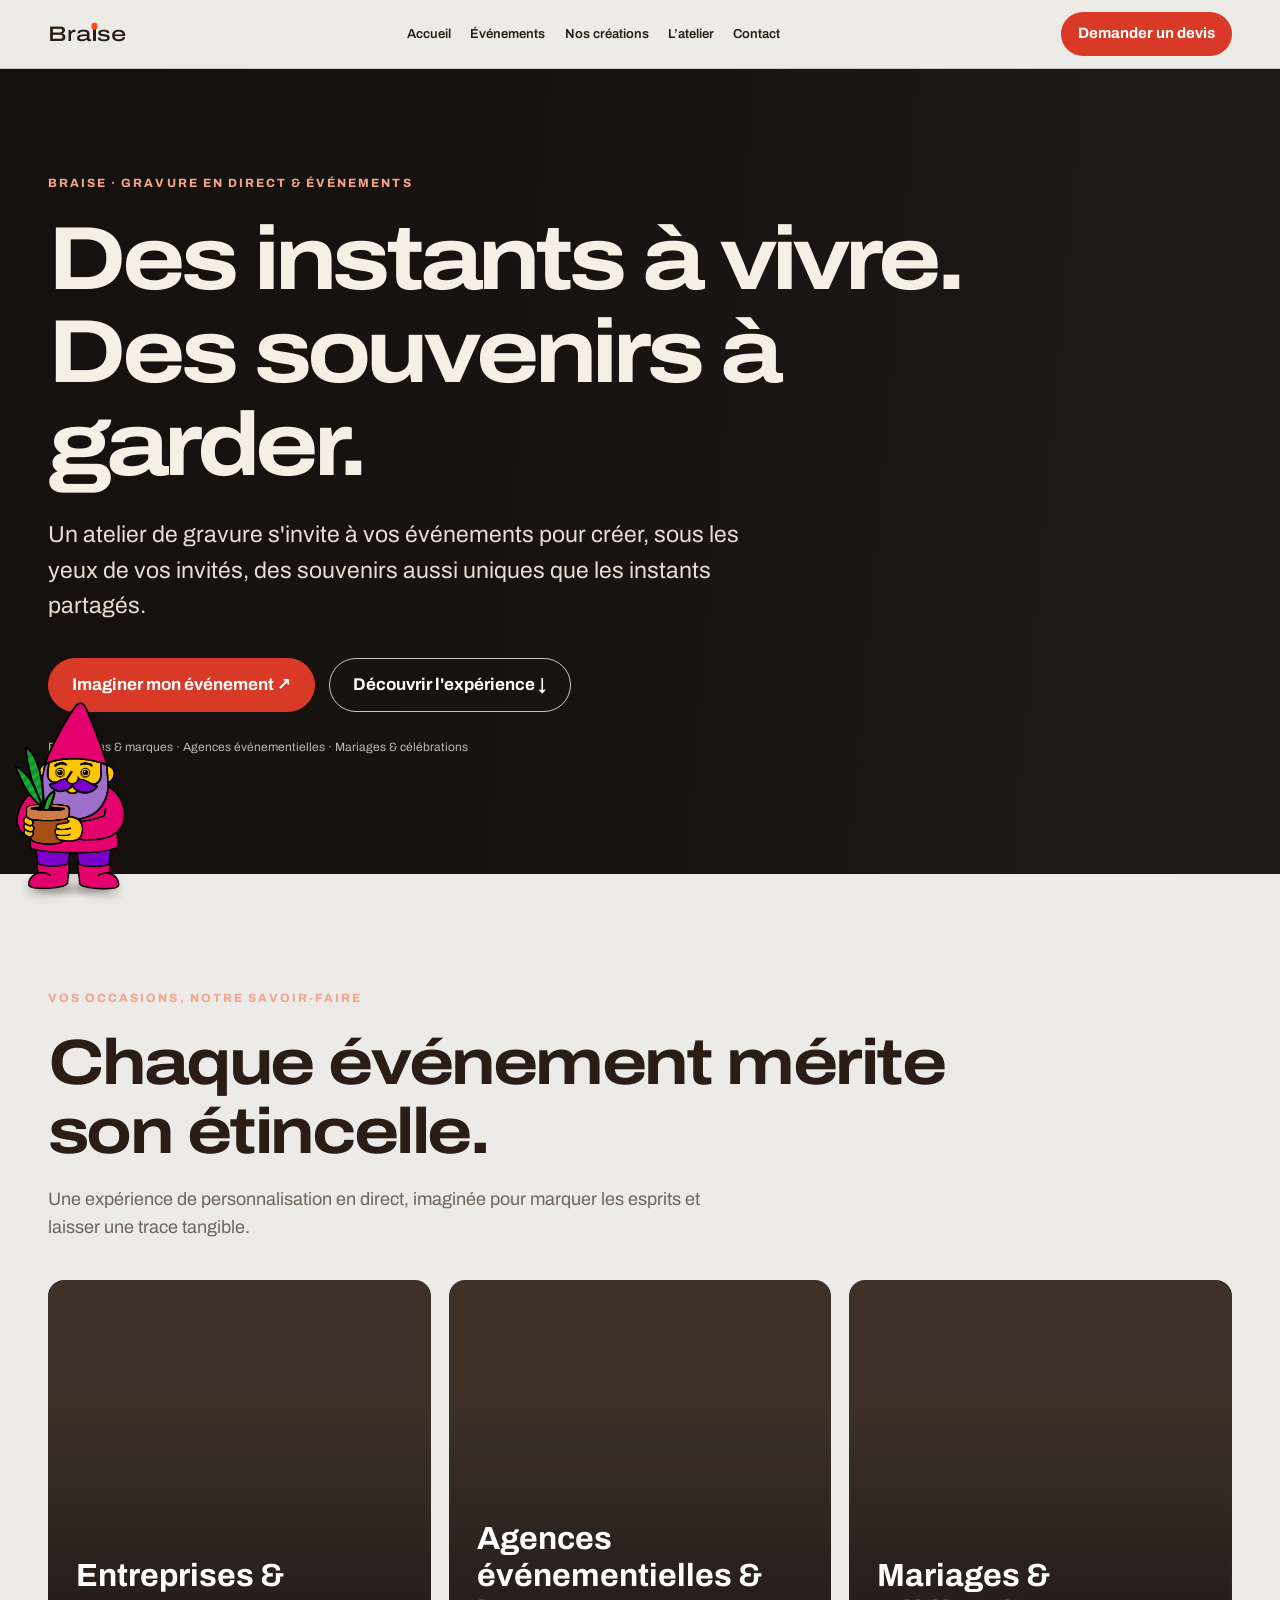
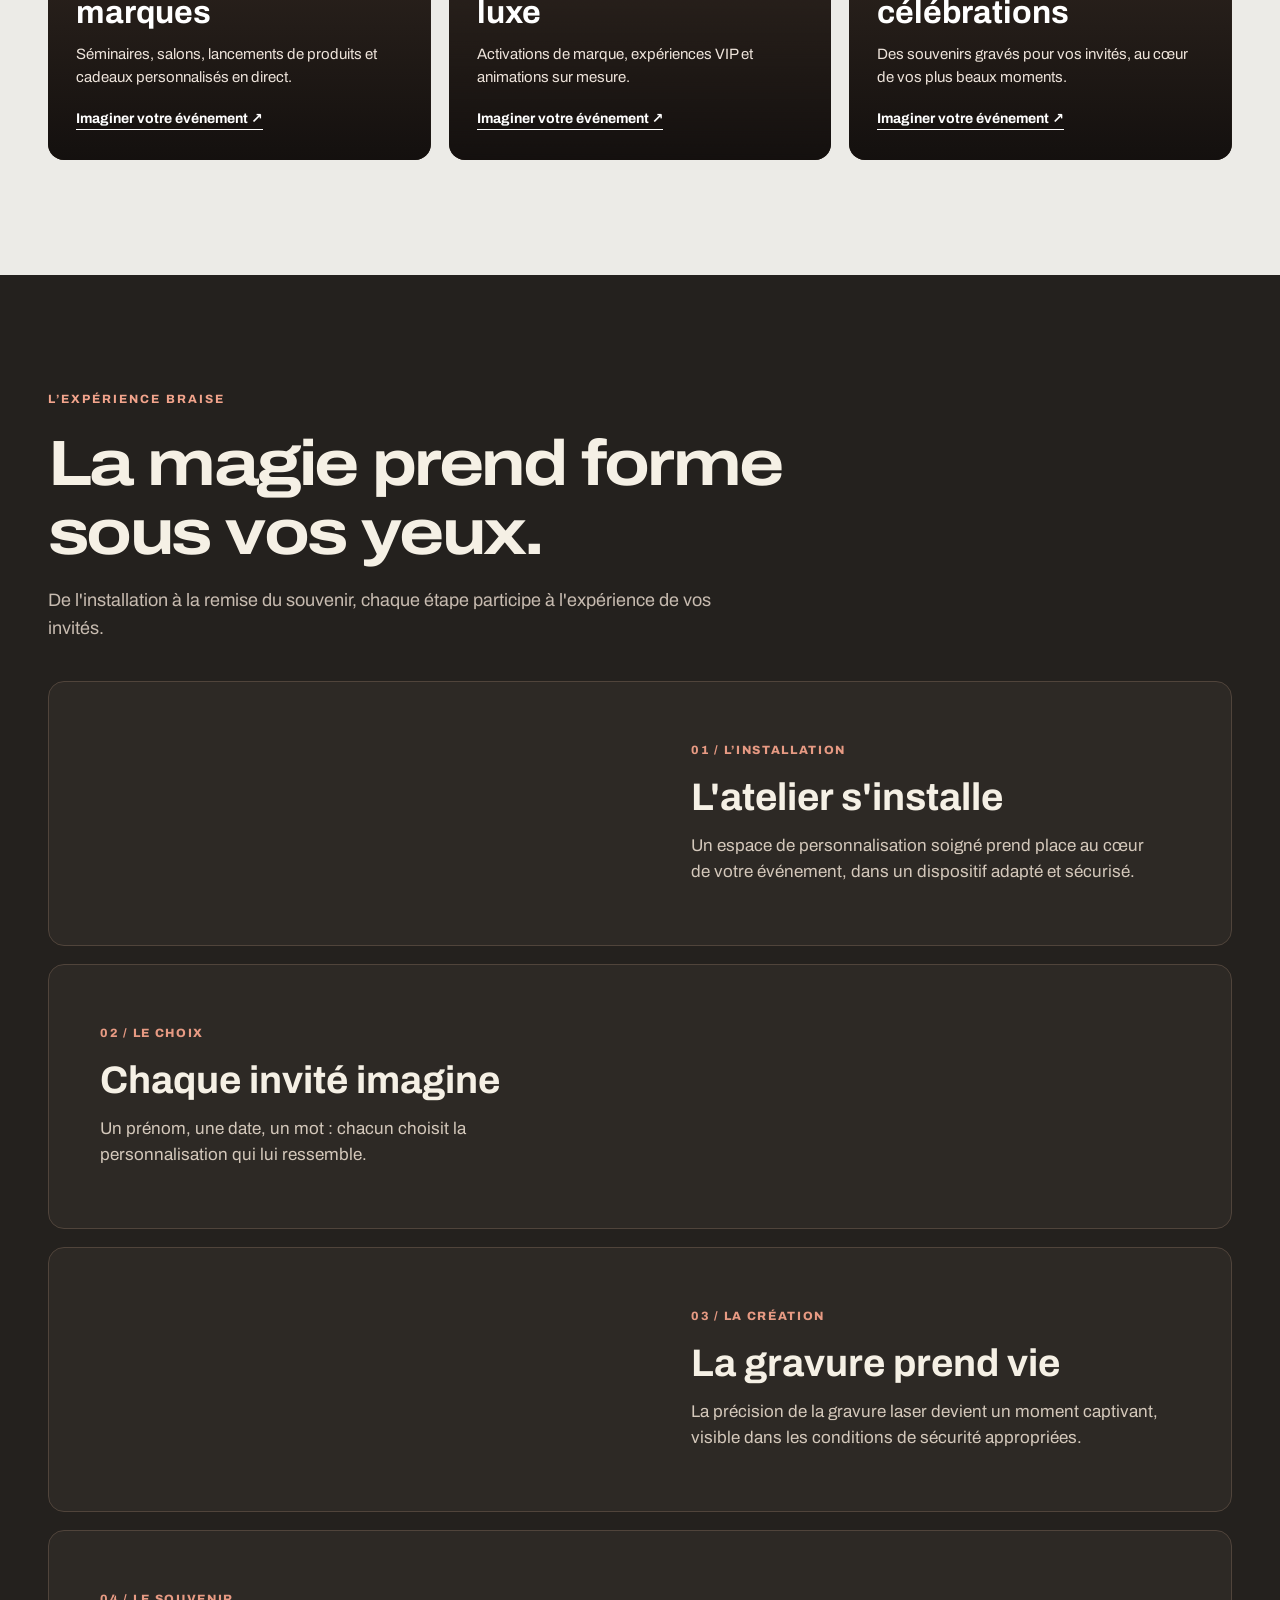
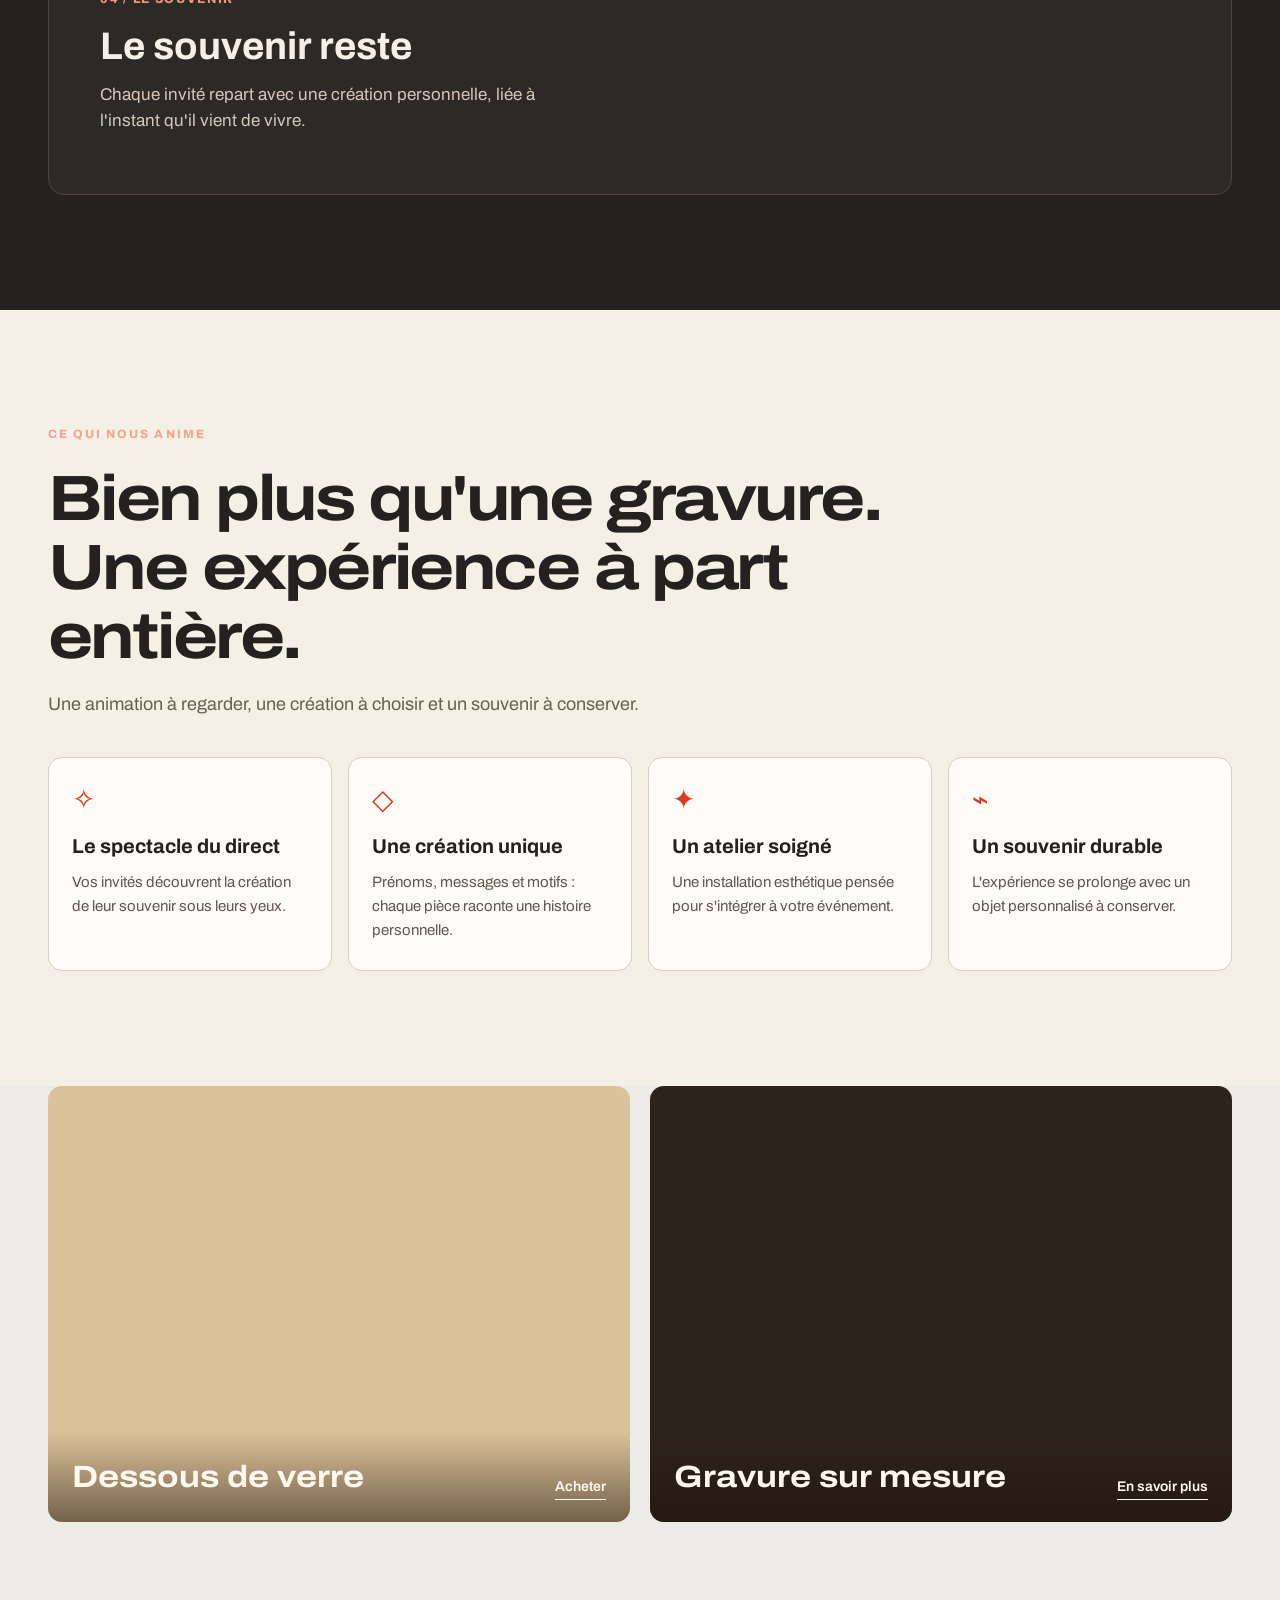
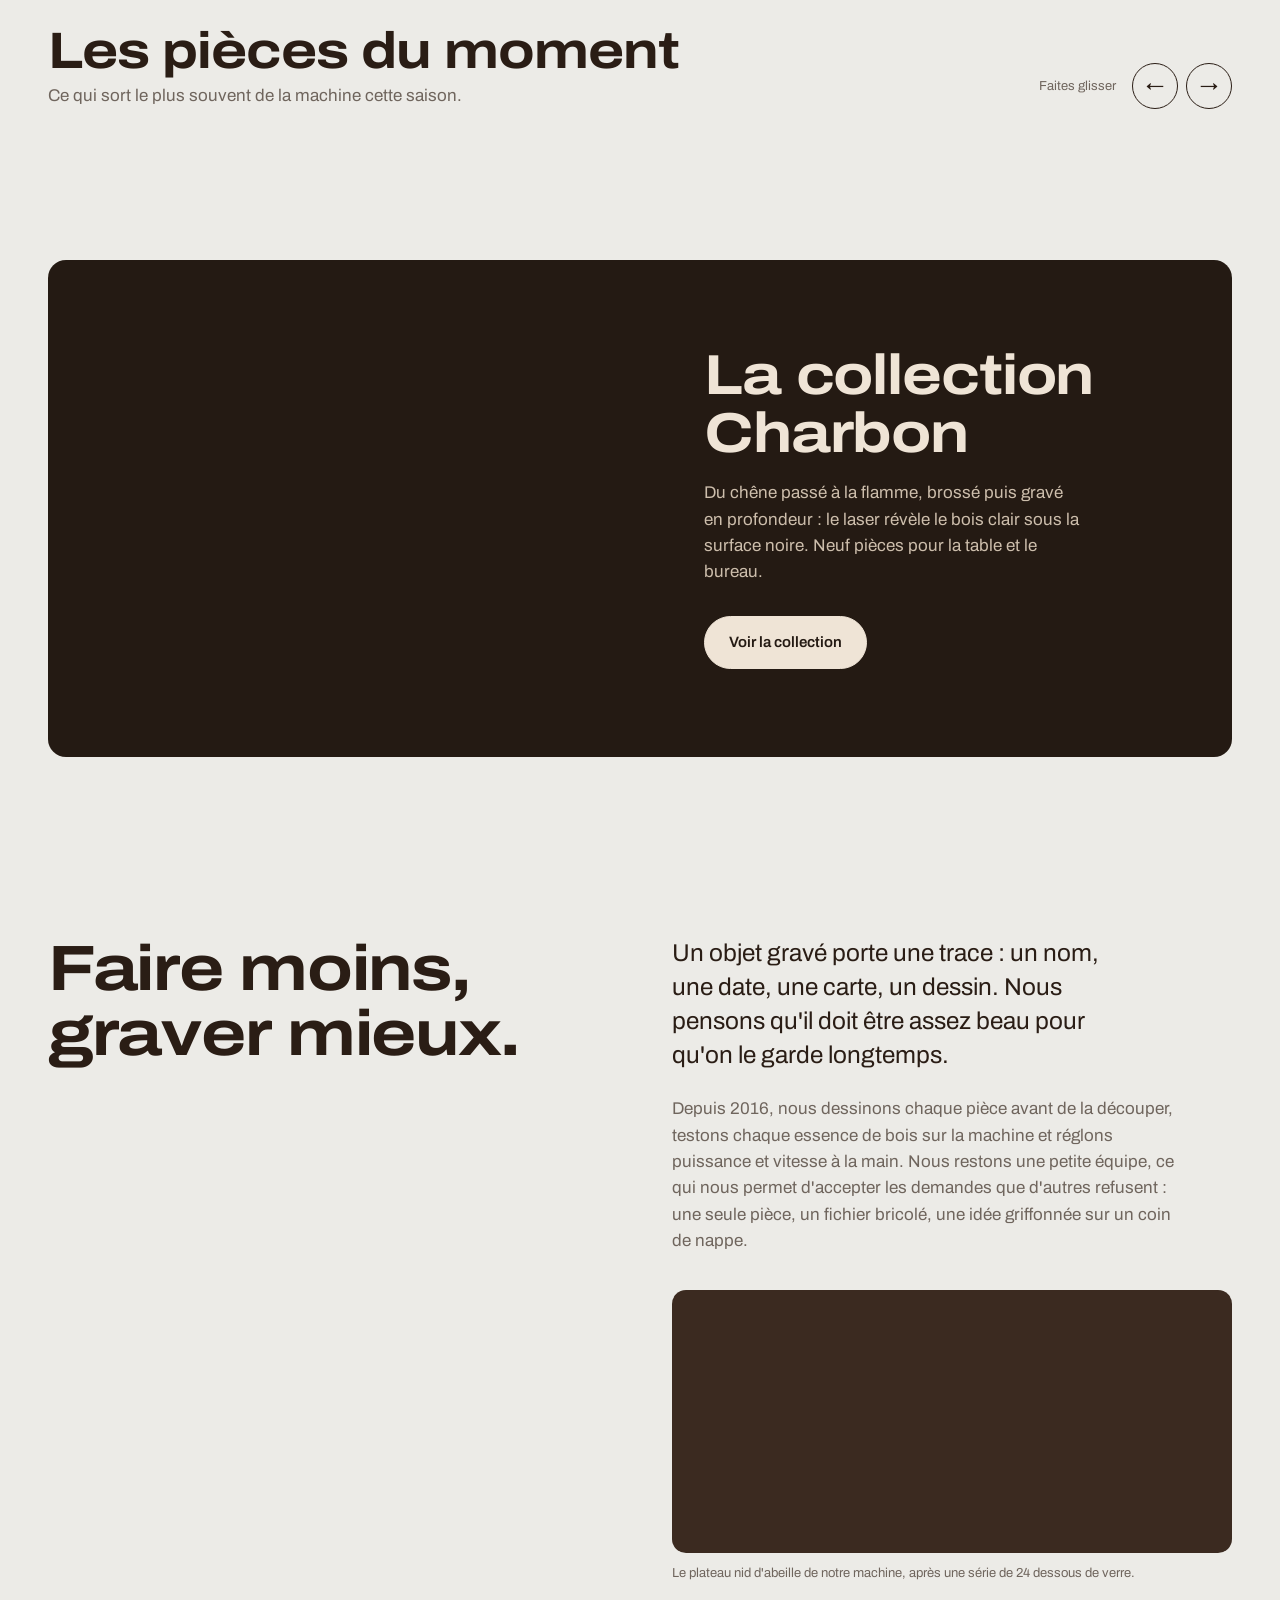
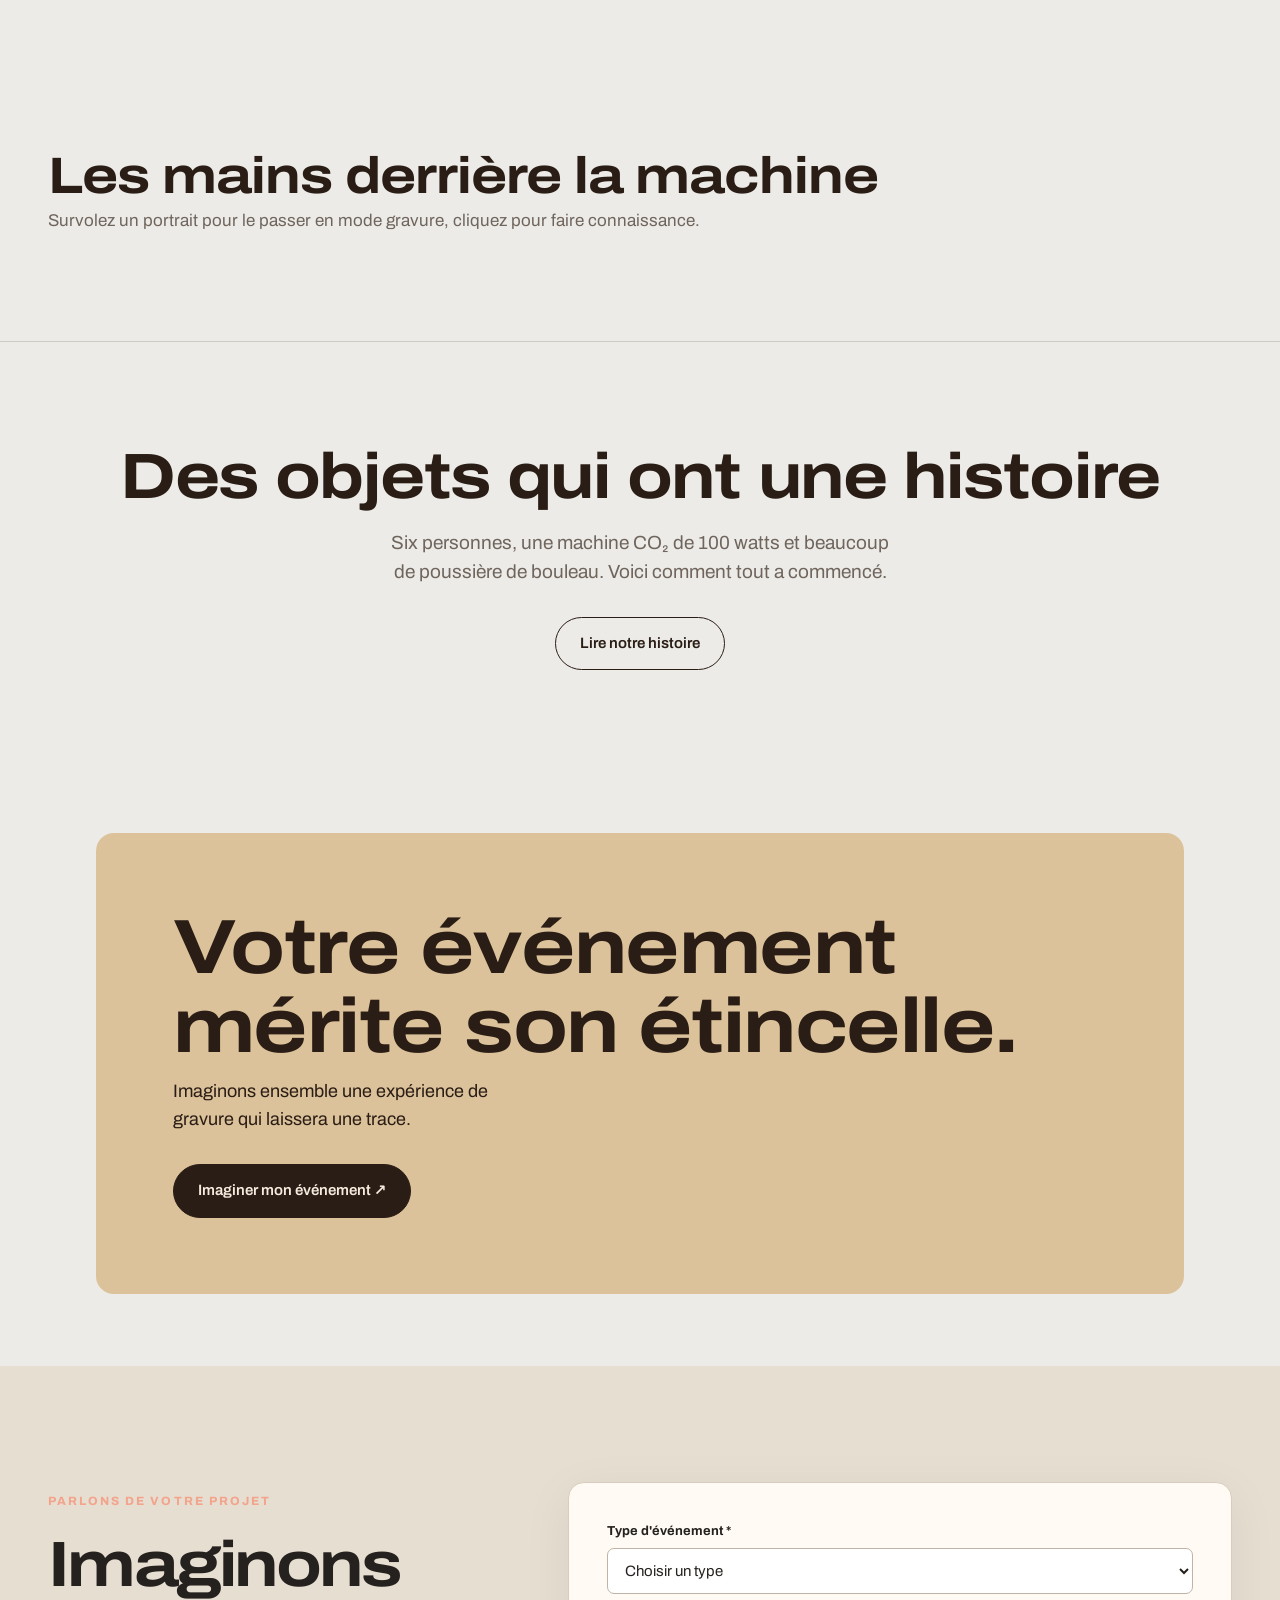
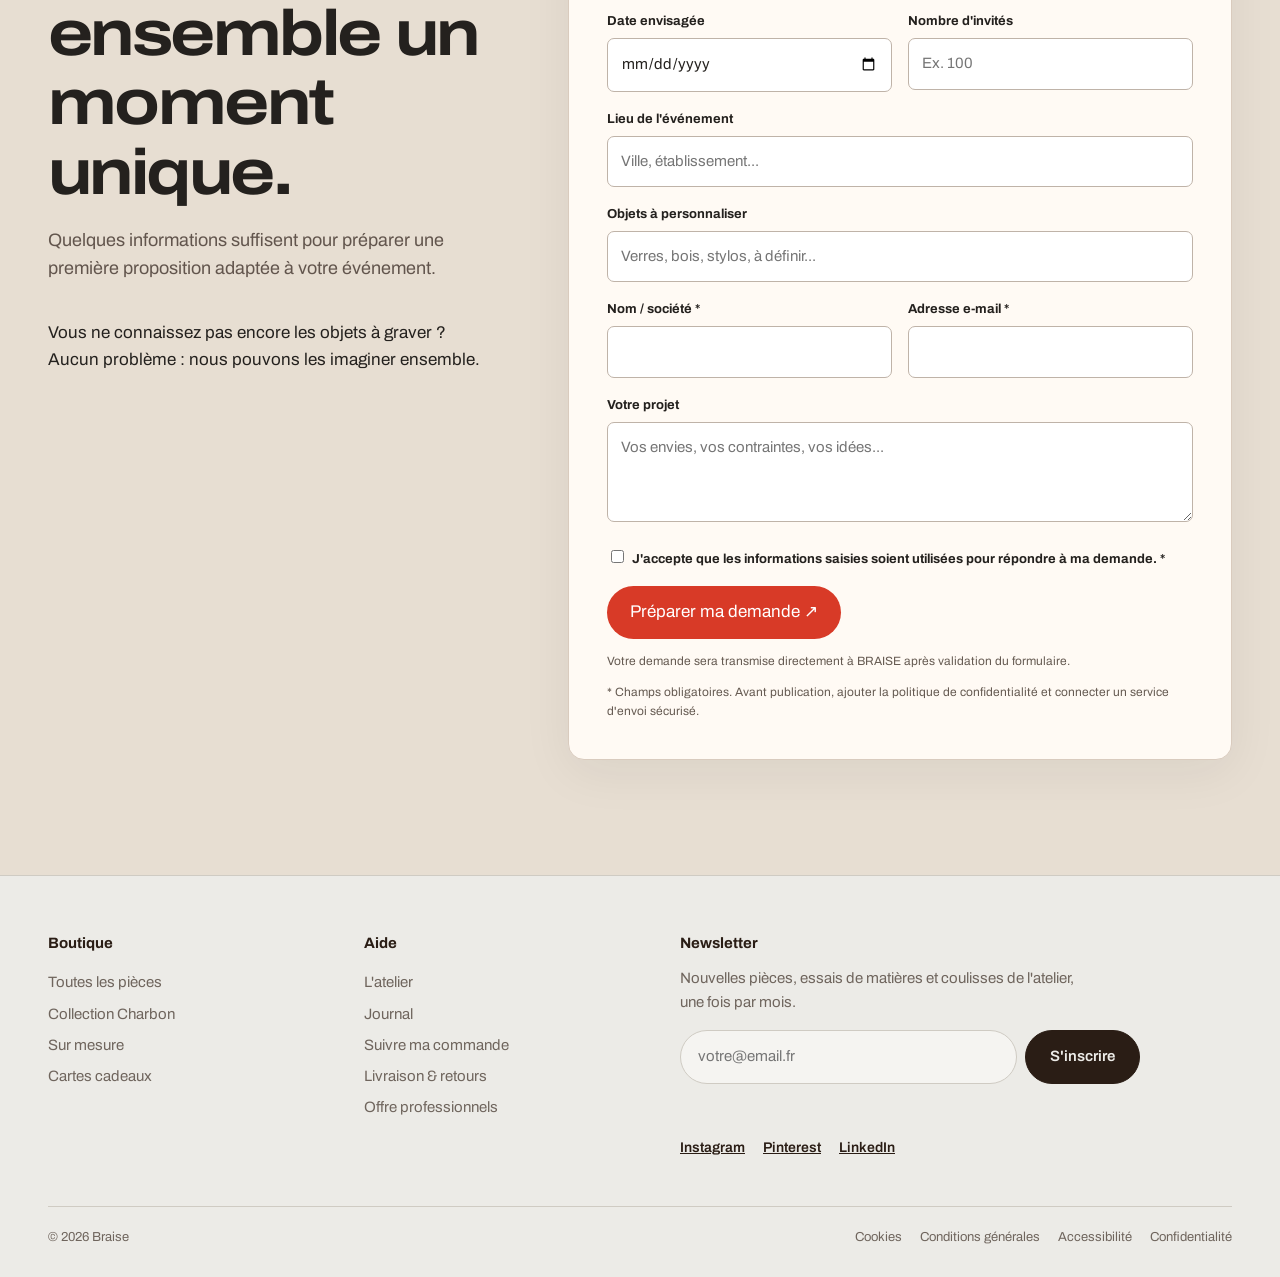
<file: BRAISE_V2_formulaire_connecte_test.html>
<!DOCTYPE html>

<html lang="fr">
<head>
<meta charset="utf-8"/>
<meta content="width=device-width, initial-scale=1, viewport-fit=cover" name="viewport"/>
<title>BRAISE — Gravure en direct pour vos événements</title>
<link href="https://fonts.googleapis.com" rel="preconnect"/>
<link crossorigin="" href="https://fonts.gstatic.com" rel="preconnect"/>
<link href="https://fonts.googleapis.com/css2?family=Archivo:wdth,wght@62..125,300..800&amp;display=swap" rel="stylesheet"/>
<style>
:root{
  --bg:#ECEBE7; --bg-2:#E1DFD9; --ink:#2A1D15; --muted:#6F655D; --line:#CFCBC3;
  --ply:#DCC29A; --ply-2:#C9A878; --burn:#6B4A33; --char:#3B2A20; --laser:#FF4A1C;
  --card:#F5F4F1;
  box-sizing:border-box;
  padding-top:env(safe-area-inset-top,0px);
  padding-bottom:env(safe-area-inset-bottom,0px);
}
@media (prefers-color-scheme:dark){
  :root:not([data-theme="light"]){
    --bg:#1E1915; --bg-2:#26201B; --ink:#EDE5DA; --muted:#A99C8F; --line:#3E352E;
    --ply:#B9976B; --ply-2:#9E7C52; --burn:#4A3122; --char:#E3D4C0; --card:#2A231E;
  }
}
:root[data-theme="dark"]{
  --bg:#1E1915; --bg-2:#26201B; --ink:#EDE5DA; --muted:#A99C8F; --line:#3E352E;
  --ply:#B9976B; --ply-2:#9E7C52; --burn:#4A3122; --char:#E3D4C0; --card:#2A231E;
}
*,*::before,*::after{box-sizing:inherit}
html{scroll-padding-top:env(safe-area-inset-top,0px);scroll-behavior:smooth}
body{margin:0;background:var(--bg);color:var(--ink);font-family:"Archivo",system-ui,-apple-system,"Segoe UI",Helvetica,Arial,sans-serif;font-variation-settings:"wdth" 100;font-size:17px;line-height:1.55;-webkit-font-smoothing:antialiased}
img,svg{max-width:100%;display:block}
a{color:inherit}
button{font:inherit;color:inherit;cursor:pointer}
:focus-visible{outline:2px solid var(--laser);outline-offset:3px}
.wrap{max-width:1320px;margin:0 auto;padding:0 clamp(18px,4vw,48px)}
.display{font-variation-settings:"wdth" 118;font-weight:700;letter-spacing:-.02em;line-height:1.02}
.btn{display:inline-flex;align-items:center;gap:.6em;padding:.95em 1.6em;border:1.5px solid var(--ink);background:var(--ink);color:var(--bg);text-decoration:none;font-weight:600;font-size:15px;border-radius:999px;transition:background .2s,color .2s}
.btn:hover{background:transparent;color:var(--ink)}
.btn.ghost{background:transparent;color:var(--ink)}
.btn.ghost:hover{background:var(--ink);color:var(--bg)}
.sr{position:absolute;width:1px;height:1px;overflow:hidden;clip:rect(0 0 0 0)}

/* Annonce */
.announce{background:var(--char);color:var(--bg);font-size:14px;text-align:center;padding:9px 16px}
.announce a{color:inherit;font-weight:600;margin-left:.4em}
:root[data-theme="dark"] .announce{color:#1E1915}
@media (prefers-color-scheme:dark){:root:not([data-theme="light"]) .announce{color:#1E1915}}

/* En-tête */
header.site{position:sticky;top:env(safe-area-inset-top,0px);z-index:50;background:var(--bg);border-bottom:1px solid var(--line)}
.nav{display:grid;grid-template-columns:1fr auto 1fr;align-items:center;height:68px}
.nav-l,.nav-r{display:flex;gap:28px;align-items:center}
.nav-r{justify-content:flex-end}
.nav a,.nav button.link{text-decoration:none;background:none;border:0;padding:6px 0;font-size:15px;font-weight:500}
.nav a:hover,.nav button.link:hover{text-decoration:underline;text-underline-offset:5px}
.logo{display:flex;align-items:center;gap:10px;text-decoration:none;font-weight:700;font-variation-settings:"wdth" 125;font-size:19px;letter-spacing:.01em}
.logo svg{width:34px;height:34px}
.logo .wm{display:inline-flex;align-items:baseline;font-size:21px}
.logo .match{display:inline-block;position:relative;width:.13em;height:.6em;margin:0 .06em 0 .07em;background:currentColor;border-radius:.02em}
.logo .match::before{content:"";position:absolute;left:50%;bottom:100%;width:.25em;height:.32em;transform:translate(-50%,.08em);border-radius:50% 50% 46% 46%;background:var(--laser);transition:box-shadow .3s}
.logo:hover .match::before{box-shadow:0 0 .35em .08em rgba(255,74,28,.55)}
.cart-count{display:inline-grid;place-items:center;min-width:22px;height:22px;padding:0 6px;border-radius:11px;background:var(--ink);color:var(--bg);font-size:12px;font-weight:700;margin-left:6px}
.burger{display:none;background:none;border:0;padding:8px}
.mega{position:absolute;left:0;right:0;top:100%;background:var(--bg);border-bottom:1px solid var(--line);display:none}
.mega.open{display:block}
.mega-in{display:grid;grid-template-columns:repeat(5,1fr);gap:32px;padding:34px 0 40px}
.mega h4{margin:0 0 12px;font-size:15px}
.mega ul{list-style:none;margin:0;padding:0}
.mega li a{display:block;padding:5px 0;color:var(--muted);text-decoration:none;font-size:15px}
.mega li a:hover{color:var(--ink)}
.mega li:last-child a{color:var(--ink);font-weight:600;margin-top:6px}

/* Bandeau promo */
.promo{border-bottom:1px solid var(--line);background:var(--bg-2)}
.promo a{display:flex;justify-content:center;gap:14px;flex-wrap:wrap;padding:12px 16px;text-decoration:none;font-size:15px}
.promo strong{font-weight:700}
.promo span:last-child{text-decoration:underline;text-underline-offset:4px;font-weight:600}

/* Hero */
.hero{display:grid;grid-template-columns:minmax(0,5fr) minmax(0,7fr);gap:clamp(24px,4vw,64px);align-items:center;padding-top:clamp(40px,7vw,96px);padding-bottom:clamp(40px,6vw,80px)}
.hero-eyebrow{font-size:12px!important;letter-spacing:.16em;text-transform:uppercase;color:#B45337!important;max-width:none!important;margin:0 0 16px!important;font-weight:700}
.hero-audience{font-size:12px!important;letter-spacing:.03em;line-height:1.7;max-width:44ch!important;margin:20px 0 0!important}
.hero h1{font-size:clamp(46px,7.4vw,112px);margin:0 0 22px}
.hero p{font-size:clamp(17px,1.5vw,20px);max-width:30ch;color:var(--muted);margin:0 0 32px}
.machine{position:relative;border-radius:14px;overflow:hidden;background:var(--char);aspect-ratio:7/5}
.machine svg{width:100%;height:100%}
.machine-note{position:absolute;left:16px;bottom:14px;color:#E9DFD2;font-size:13px;opacity:.8}
.replay{position:absolute;right:14px;bottom:10px;background:rgba(255,255,255,.12);color:#F2EAE0;border:0;border-radius:999px;padding:6px 14px;font-size:13px}
.replay:hover{background:rgba(255,255,255,.22)}

/* Tuiles */
.tiles{display:grid;grid-template-columns:1fr 1fr;gap:clamp(12px,1.6vw,22px);padding-bottom:clamp(60px,8vw,110px)}
.tile{position:relative;display:block;border-radius:14px;overflow:hidden;text-decoration:none;background:var(--ply)}
.tile svg{width:100%;aspect-ratio:4/3;transition:transform .6s ease}
.tile:hover svg{transform:scale(1.03)}
.tile-cap{position:absolute;left:0;right:0;bottom:0;display:flex;justify-content:space-between;align-items:end;padding:22px 24px;color:#FFF8EE;background:linear-gradient(transparent,rgba(30,18,10,.55))}
.tile-cap h3{margin:0;font-size:clamp(22px,2.4vw,32px);font-variation-settings:"wdth" 115;font-weight:700}
.tile-cap span{font-size:14px;font-weight:600;border-bottom:1.5px solid currentColor;padding-bottom:2px}

/* Produits */
.sec-head{display:flex;justify-content:space-between;align-items:end;gap:20px;margin-bottom:28px}
.sec-head h2{font-size:clamp(32px,4vw,54px);margin:0}
.sec-head p{margin:6px 0 0;color:var(--muted)}
.arrows{display:flex;gap:8px;align-items:center}
.arrows button{width:46px;height:46px;border-radius:50%;border:1.5px solid var(--ink);background:transparent;font-size:18px}
.arrows button:hover{background:var(--ink);color:var(--bg)}
.drag-hint{font-size:13px;color:var(--muted);margin-right:8px}
.rail{display:flex;gap:18px;overflow-x:auto;scroll-snap-type:x mandatory;padding:0 clamp(18px,4vw,48px) 20px;scrollbar-width:none;cursor:grab;user-select:none}
.rail::-webkit-scrollbar{display:none}
.rail.dragging{cursor:grabbing;scroll-snap-type:none}
.rail-wrap{max-width:1320px;margin:0 auto}
.prod{flex:0 0 clamp(230px,24vw,300px);scroll-snap-align:start}
.prod-img{position:relative;border-radius:12px;overflow:hidden;background:var(--card);aspect-ratio:1}
.prod-img svg{width:100%;height:100%;pointer-events:none}
.badge{position:absolute;top:12px;left:12px;background:var(--ink);color:var(--bg);font-size:12px;font-weight:700;padding:4px 10px;border-radius:999px}
.add{position:absolute;right:12px;bottom:12px;border:0;background:var(--bg);border-radius:999px;padding:8px 14px;font-size:13px;font-weight:600;box-shadow:0 1px 0 var(--line)}
.add:hover{background:var(--ink);color:var(--bg)}
.prod h3{font-size:16px;font-weight:600;margin:14px 0 2px}
.prod .mat{font-size:14px;color:var(--muted);margin:0}
.price{font-size:15px;margin-top:6px;font-weight:600}
.price s{color:var(--muted);font-weight:400;margin-left:6px}

/* Collection */
.collection{margin:clamp(60px,8vw,110px) 0;display:grid;grid-template-columns:1fr 1fr;border-radius:18px;overflow:hidden;background:#241A13;color:#EFE4D6}
.collection svg{width:100%;height:100%;min-height:360px}
.col-text{padding:clamp(32px,5vw,72px);display:flex;flex-direction:column;justify-content:center}
.col-text h2{font-size:clamp(34px,4.4vw,62px);margin:0 0 18px}
.col-text p{max-width:38ch;color:#CDBEAC;margin:0 0 30px}
.collection .btn{background:#EFE4D6;color:#241A13;border-color:#EFE4D6;align-self:flex-start}
.collection .btn:hover{background:transparent;color:#EFE4D6}

/* Manifeste */
.manifesto{display:grid;grid-template-columns:minmax(0,1fr) minmax(0,1fr);gap:clamp(28px,5vw,80px);align-items:start;padding-top:clamp(40px,6vw,80px);padding-bottom:clamp(40px,6vw,80px)}
.manifesto h2{font-size:clamp(36px,5vw,72px);margin:0}
.manifesto .lead{font-size:clamp(20px,1.9vw,26px);line-height:1.4;margin:0 0 24px;max-width:32ch}
.manifesto .body{color:var(--muted);max-width:52ch;margin:0}
.bed{margin-top:36px;border-radius:14px;overflow:hidden;background:var(--char)}
.bed svg{width:100%}
.caption{font-size:13px;color:var(--muted);margin-top:10px}

/* Équipe */
.team{padding-top:clamp(40px,6vw,80px);padding-bottom:clamp(40px,6vw,80px)}
.team-grid{display:grid;grid-template-columns:repeat(6,1fr);gap:clamp(10px,1.4vw,18px);margin-top:30px}
.member{background:none;border:0;padding:0;text-align:left}
.portrait{position:relative;border-radius:10px;overflow:hidden;background:var(--ply);aspect-ratio:4/5}
.portrait svg{position:absolute;inset:0;width:100%;height:100%;transition:opacity .35s}
.portrait .raster{opacity:0}
.member:hover .raster,.member:focus-visible .raster,.member[aria-expanded="true"] .raster{opacity:1}
.member:hover .line,.member:focus-visible .line,.member[aria-expanded="true"] .line{opacity:0}
.member .nm{display:block;font-weight:600;margin-top:10px;font-size:15px}
.member .rl{display:block;color:var(--muted);font-size:14px}
.bio{display:none;margin-top:26px;border-top:1px solid var(--line);padding-top:26px;grid-template-columns:minmax(0,1fr) minmax(0,2fr);gap:40px}
.bio.open{display:grid}
.bio h3{font-size:clamp(28px,3vw,42px);margin:0}
.bio p{margin:0 0 18px;max-width:60ch}
.facts{display:flex;gap:28px;flex-wrap:wrap;font-size:15px}
.facts div span{display:block;color:var(--muted);font-size:13px}

/* Récit */
.story{text-align:center;padding-top:clamp(60px,8vw,110px);padding-bottom:clamp(60px,8vw,110px);border-top:1px solid var(--line)}
.story h2{font-size:clamp(36px,5vw,70px);margin:0 0 18px}
.story p{max-width:46ch;margin:0 auto 30px;color:var(--muted);font-size:19px}

/* CTA finale */
.final{background:var(--ply);color:#2A1D15;border-radius:18px;padding:clamp(40px,6vw,84px);display:flex;justify-content:space-between;align-items:end;gap:30px;flex-wrap:wrap;margin-bottom:clamp(40px,6vw,72px);position:relative;overflow:hidden}
.final h2{font-size:clamp(40px,6vw,92px);margin:0 0 12px}
.final p{margin:0;max-width:34ch;font-size:18px}
.final .btn{background:#2A1D15;color:#F4EBDD;border-color:#2A1D15}
.final .btn:hover{background:transparent;color:#2A1D15}
.up{position:fixed;right:18px;bottom:calc(18px + env(safe-area-inset-bottom,0px));z-index:40;width:54px;height:54px;border-radius:50%;border:1.5px solid var(--ink);background:var(--bg);font-size:12px;font-weight:700;line-height:1.05;opacity:0;pointer-events:none;transition:opacity .3s}
.up.show{opacity:1;pointer-events:auto}

/* Pied de page */
footer{border-top:1px solid var(--line);padding:56px 0 30px;font-size:15px}
.foot{display:grid;grid-template-columns:1fr 1fr 2fr;gap:40px}
.foot ul{list-style:none;margin:0;padding:0}
.foot li a{display:block;padding:4px 0;text-decoration:none;color:var(--muted)}
.foot li a:hover{color:var(--ink)}
.foot h4{margin:0 0 12px;font-size:15px}
.nl p{color:var(--muted);margin:0 0 16px;max-width:46ch}
.nl form{display:flex;gap:8px;max-width:460px}
.nl input{flex:1;min-width:0;padding:.9em 1.1em;border-radius:999px;border:1.5px solid var(--line);background:var(--card);color:var(--ink);font:inherit;font-size:15px}
.nl input:focus{border-color:var(--ink);outline:none}
.nl .ok{color:var(--ink);font-weight:600;margin-top:10px;min-height:1.4em}
.socials{display:flex;gap:18px;margin-top:22px}
.socials a{font-size:14px;font-weight:600}
.legal{display:flex;gap:20px;flex-wrap:wrap;justify-content:space-between;margin-top:48px;padding-top:20px;border-top:1px solid var(--line);color:var(--muted);font-size:13px}
.legal div{display:flex;gap:18px;flex-wrap:wrap}
.legal a{color:inherit;text-decoration:none}
.legal a:hover{color:var(--ink)}

/* Tiroir panier */
.drawer{position:fixed;top:0;right:0;bottom:0;width:min(400px,92vw);background:var(--bg);z-index:80;border-left:1px solid var(--line);transform:translateX(100%);transition:transform .35s ease;display:flex;flex-direction:column;padding:calc(24px + env(safe-area-inset-top,0px)) 24px calc(24px + env(safe-area-inset-bottom,0px))}
.drawer.open{transform:none}
.drawer header{display:flex;justify-content:space-between;align-items:center;margin-bottom:20px}
.drawer h3{margin:0;font-size:22px}
.drawer .x{background:none;border:0;font-size:15px;text-decoration:underline}
.lines{flex:1;overflow:auto}
.line-item{display:grid;grid-template-columns:64px 1fr auto;gap:14px;align-items:center;padding:12px 0;border-bottom:1px solid var(--line);font-size:15px}
.line-item .th{width:64px;height:64px;border-radius:8px;overflow:hidden;background:var(--card)}
.empty{color:var(--muted)}
.total{display:flex;justify-content:space-between;font-weight:700;padding:16px 0}
.scrim{position:fixed;inset:0;background:rgba(20,12,6,.4);z-index:70;opacity:0;pointer-events:none;transition:opacity .3s}
.scrim.show{opacity:1;pointer-events:auto}

/* Popup offre */
.offer{position:fixed;left:50%;top:50%;transform:translate(-50%,-50%);z-index:90;width:min(560px,92vw);background:var(--bg);border-radius:16px;overflow:hidden;display:none;grid-template-columns:1fr}
.offer.open{display:grid}
.offer-top{background:var(--ply);height:120px;position:relative}
.offer-top svg{width:100%;height:100%}
.offer-in{padding:28px 30px 30px}
.offer h3{font-size:30px;margin:0 0 10px}
.offer p{color:var(--muted);margin:0 0 20px}
.offer .close{position:absolute;right:14px;top:12px;background:rgba(255,255,255,.7);color:#2A1D15;border:0;border-radius:999px;padding:6px 12px;font-size:13px;font-weight:600;z-index:2}

/* Mobile */
.mnav{display:none}
@media (max-width:900px){
  .nav-l a,.nav-l button.link,.nav-r .nl-link{display:none}
  .burger{display:block}
  .mnav.open{display:block;border-top:1px solid var(--line);padding:10px 0 20px}
  .mnav a{display:block;padding:10px 0;text-decoration:none;font-size:18px;font-weight:600}
  .hero{grid-template-columns:1fr}
  .tiles,.collection,.manifesto,.bio.open{grid-template-columns:1fr}
  .team-grid{grid-template-columns:repeat(3,1fr)}
  .foot{grid-template-columns:1fr 1fr}
  .nl{grid-column:1/-1}
  .drag-hint{display:none}
}
@media (max-width:520px){
  .team-grid{grid-template-columns:repeat(2,1fr)}
  .nl form{flex-direction:column}
  .sec-head{flex-direction:column;align-items:start}
}
@media (prefers-reduced-motion:reduce){
  *{transition:none!important;scroll-behavior:auto!important}
}

/* Gnome magique */
.gnome{position:fixed;left:calc(14px + env(safe-area-inset-left,0px));bottom:calc(10px + env(safe-area-inset-bottom,0px));z-index:60;width:112px;touch-action:none;transition:transform .5s cubic-bezier(.3,1.4,.5,1)}
.gnome.peek{transform:translateY(74%)}
.gnome.peek .gn-body{animation:none}
.gn-jump{position:relative}
.gn-body{display:block;border:0;background:none;padding:0;width:100%;position:relative;transform-origin:50% 100%;animation:gnBob 3.2s ease-in-out infinite;cursor:grab;-webkit-tap-highlight-color:transparent}
.gnome.dragging .gn-body{cursor:grabbing;animation:gnWiggle .35s ease-in-out infinite}
.gn-body img{width:100%;height:auto;display:block;pointer-events:none;user-select:none;-webkit-user-drag:none;filter:drop-shadow(0 6px 5px rgba(20,10,0,.22))}
.gn-body:focus-visible{outline:2px solid var(--laser);outline-offset:4px;border-radius:12px}
.gn-eyes{position:absolute;inset:0;width:100%;height:100%;pointer-events:none}
.gn-shadow{position:absolute;left:18%;right:14%;bottom:-4px;height:10px;border-radius:50%;background:rgba(20,10,0,.18);filter:blur(2px);z-index:-1}
@keyframes gnBob{0%,100%{transform:translateY(0) scale(1,1)}50%{transform:translateY(-3px) scale(.99,1.02)}}
@keyframes gnWiggle{0%,100%{transform:rotate(-6deg)}50%{transform:rotate(6deg)}}
.gn-bubble{position:absolute;left:4px;bottom:calc(100% + 12px);width:max-content;max-width:min(270px,78vw);background:var(--bg);color:var(--ink);border:1.5px solid var(--ink);border-radius:16px;padding:12px 14px;font-size:14px;line-height:1.4;box-shadow:0 8px 24px rgba(20,10,0,.14);opacity:0;transform:translateY(6px) scale(.96);transform-origin:20px 100%;pointer-events:none;transition:opacity .2s,transform .25s}
.gn-bubble.show{opacity:1;transform:none;pointer-events:auto}
.gn-bubble::after{content:"";position:absolute;left:34px;bottom:-8px;width:14px;height:14px;background:var(--bg);border-right:1.5px solid var(--ink);border-bottom:1.5px solid var(--ink);transform:rotate(45deg)}
.gnome.below .gn-bubble{bottom:auto;top:calc(100% + 12px);transform-origin:20px 0}
.gnome.below .gn-bubble::after{bottom:auto;top:-8px;border:0;border-left:1.5px solid var(--ink);border-top:1.5px solid var(--ink)}
.gnome.right .gn-bubble{left:auto;right:4px}
.gnome.right .gn-bubble::after{left:auto;right:34px}
.gn-name{display:block;font-weight:700;font-size:12px;color:#E4006E;margin-bottom:2px}
.gn-acts{display:flex;gap:8px;flex-wrap:wrap;margin-top:10px}
.gn-acts button{border:1.5px solid var(--ink);background:var(--ink);color:var(--bg);border-radius:999px;padding:5px 12px;font-size:13px;font-weight:600}
.gn-acts button.sec{background:transparent;color:var(--ink)}
.spark{position:fixed;z-index:95;pointer-events:none;font-size:16px;line-height:1;will-change:transform,opacity}
@media (max-width:600px){.gnome{width:84px}}
@media (prefers-reduced-motion:reduce){.gn-body,.gnome.dragging .gn-body{animation:none}.gnome{transition:none}}
</style>
<meta content="BRAISE imagine des expériences de gravure en direct pour entreprises, agences événementielles, mariages et célébrations. Personnalisation sur place et souvenirs uniques." name="description"/><style>
/* BRAISE Premium V2 — sections événementielles */
:root{--premium:#24211E;--ivory:#F5F0E5;--ember:#D83A27}
html{scroll-padding-top:100px}
.premium-nav{display:flex;gap:clamp(10px,1.5vw,23px);align-items:center;justify-content:center;flex-wrap:wrap}
.premium-nav a{font-size:13px;text-decoration:none;white-space:nowrap;font-weight:600}
.premium-nav a:hover{text-decoration:underline;text-underline-offset:5px}
.nav{grid-template-columns:auto 1fr auto;gap:24px}
.nav-r .quote-nav{background:var(--ember);color:#fff;padding:10px 17px;border-radius:999px;font-weight:700}
.nav-r .quote-nav:hover{background:#ad2e20;text-decoration:none}
.premium-mobile{display:none}
.premium-hero{position:relative;min-height:660px;display:flex;align-items:center;isolation:isolate;background:#24211E;color:var(--ivory);overflow:hidden}
.premium-hero:before{content:'';position:absolute;inset:0;z-index:-2;background:linear-gradient(95deg,rgba(20,16,13,.95) 3%,rgba(20,16,13,.81) 46%,rgba(20,16,13,.38) 100%),url('https://images.unsplash.com/photo-1511795409834-ef04bbd61622?auto=format&fit=crop&w=2000&q=80') center/cover no-repeat;transform:scale(1.01)}
.premium-hero .hero-inner{padding-top:105px;padding-bottom:105px;width:100%}
.premium-kicker,.premium-kicker-light{font-size:12px;font-weight:750;letter-spacing:.17em;text-transform:uppercase;color:#F2A48C;margin:0 0 20px}
.premium-hero h1{font-size:clamp(48px,7vw,100px);max-width:1050px;line-height:1.04;margin:0 0 25px;letter-spacing:-.055em}
.premium-hero .intro{max-width:700px;font-size:clamp(18px,2vw,23px);color:#E7DDD2;margin:0 0 34px;line-height:1.55}
.premium-actions{display:flex;flex-wrap:wrap;gap:14px}
.premium-btn{display:inline-flex;align-items:center;justify-content:center;min-height:52px;padding:13px 23px;border-radius:999px;font-weight:700;text-decoration:none;border:1px solid rgba(255,255,255,.75);transition:transform .2s,background .2s;color:#fff}
.premium-btn:hover{transform:translateY(-2px)}
.premium-btn.primary{background:var(--ember);border-color:var(--ember);color:#fff}
.premium-btn.secondary{background:transparent}
.premium-btn.dark{background:var(--premium);border-color:var(--premium)}
.premium-section{padding-top:clamp(70px,9vw,125px);padding-bottom:clamp(70px,9vw,125px)}
.premium-section h2{font-size:clamp(36px,5vw,66px);line-height:1.08;letter-spacing:-.04em;margin:0 0 20px;max-width:900px}
.premium-lead{font-size:18px;max-width:680px;color:var(--muted);margin:0 0 38px}
.market-grid{display:grid;grid-template-columns:repeat(3,minmax(0,1fr));gap:18px}
.market-card{position:relative;min-height:480px;border-radius:16px;overflow:hidden;background:#40332a;color:#fff;text-decoration:none;display:flex;align-items:flex-end;isolation:isolate}
.market-card:before{content:'';position:absolute;inset:0;z-index:-2;background-image:linear-gradient(0deg,rgba(16,13,12,.92),rgba(16,13,12,.06) 75%),var(--market-image);background-position:center;background-size:cover;transition:transform .6s}
.market-card:hover:before{transform:scale(1.05)}
.market-card-content{padding:28px}
.market-card h3{font-size:clamp(24px,2.5vw,34px);line-height:1.15;margin:0 0 12px}
.market-card p{font-size:15px;line-height:1.5;color:#EDE3DA;margin:0 0 17px}
.market-card span{font-size:14px;font-weight:700;border-bottom:1px solid #fff;padding-bottom:3px}
.experience{background:var(--premium);color:var(--ivory)}
.experience .premium-lead{color:#C7BBB0}
.experience-grid{display:grid;gap:18px}
.experience-step{display:grid;grid-template-columns:1fr 1fr;min-height:265px;overflow:hidden;border:1px solid #50443B;border-radius:16px;background:#2D2925}
.experience-step:nth-child(even) .step-photo{order:2}
.step-photo{background-position:center;background-size:cover;min-height:260px}
.step-text{padding:clamp(25px,4vw,55px);display:flex;flex-direction:column;justify-content:center}
.step-number{font-size:12px;color:#E79A83;letter-spacing:.14em;font-weight:800;margin-bottom:15px}
.step-text h3{font-size:clamp(25px,3vw,39px);margin:0 0 14px;line-height:1.15}
.step-text p{font-size:17px;color:#D4C8BB;margin:0;max-width:470px}
.advantages{background:var(--ivory);color:var(--premium)}
.advantages .premium-lead{color:#6B5E54}
.adv-grid{display:grid;grid-template-columns:repeat(4,1fr);gap:16px}
.adv-card{padding:28px 23px;border:1px solid #D8CEC3;border-radius:14px;background:#FFFCF7}
.adv-symbol{font-size:28px;color:var(--ember);margin-bottom:20px;line-height:1}
.adv-card h3{font-size:20px;line-height:1.2;margin:0 0 12px}
.adv-card p{font-size:15px;line-height:1.6;color:#62554D;margin:0}
.quote-section{background:#E7DED2;color:var(--premium)}
.quote-grid{display:grid;grid-template-columns:minmax(0,.8fr) minmax(0,1.2fr);gap:clamp(30px,6vw,90px);align-items:start}
.quote-section .premium-lead{color:#62554D}
.quote-form{background:#fffaf4;padding:clamp(22px,3vw,40px);border:1px solid #D9CBBE;border-radius:16px;box-shadow:0 12px 50px #24211e10}
.quote-form .form-grid{display:grid;grid-template-columns:1fr 1fr;gap:16px}
.quote-form label{display:block;font-size:13px;font-weight:700;margin-bottom:7px}
.quote-form input,.quote-form select,.quote-form textarea{width:100%;padding:13px;border:1px solid #BFB3A8;border-radius:7px;background:#fff;color:#24211E;font:inherit;font-size:15px}
.quote-form .field{margin-bottom:17px}
.quote-form textarea{min-height:100px;resize:vertical}
.quote-form .note{font-size:12px;color:#655A51;margin:13px 0 0}
.quote-form button{border:0;cursor:pointer;font:inherit}
.quote-section .quote-info{padding-top:10px}
.premium-note{font-size:12px;opacity:.75;margin-top:26px}
@media(max-width:1050px){.premium-nav{gap:10px}.premium-nav a{font-size:12px}.nav{gap:12px}.nav-r .quote-nav{padding:9px 12px;font-size:12px}}
@media(max-width:800px){.nav{grid-template-columns:1fr auto}.premium-nav{display:none}.premium-mobile{display:block}.premium-mobile summary{cursor:pointer;list-style:none;padding:9px 14px;border:1px solid var(--line);border-radius:999px;font-size:14px}.premium-mobile[open] .mobile-links{position:absolute;left:0;right:0;top:100%;display:grid;gap:0;padding:15px 20px;background:var(--bg);border-bottom:1px solid var(--line);box-shadow:0 15px 25px #0002}.premium-mobile .mobile-links a{padding:11px;text-decoration:none;font-size:16px}.market-grid{grid-template-columns:1fr}.market-card{min-height:360px}.adv-grid{grid-template-columns:repeat(2,1fr)}.quote-grid{grid-template-columns:1fr}.premium-hero{min-height:560px}.premium-hero .hero-inner{padding-top:80px;padding-bottom:80px}}
@media(max-width:560px){.nav-r .quote-nav{font-size:12px;padding:9px 10px}.premium-hero h1{font-size:clamp(43px,11vw,65px)}.experience-step{grid-template-columns:1fr}.experience-step:nth-child(even) .step-photo{order:0}.step-photo{min-height:200px}.adv-grid{grid-template-columns:1fr}.quote-form .form-grid{grid-template-columns:1fr}.premium-btn{width:100%}}
@media(prefers-reduced-motion:reduce){.market-card:before,.premium-btn{transition:none}}
</style></head>
<body>

<header class="site"><div class="wrap nav"><a aria-label="BRAISE — Accueil" class="logo" href="#accueil"><span class="wm">Bra<span class="match"></span>se</span></a><nav aria-label="Navigation principale" class="premium-nav"><a href="#accueil">Accueil</a><a href="#evenements">Événements</a><a href="#produits">Nos créations</a><a href="#atelier">L’atelier</a><a href="#contact">Contact</a></nav><div class="nav-r"><a class="quote-nav" href="#contact">Demander un devis</a><details class="premium-mobile"><summary>Menu</summary><div class="mobile-links"><a href="#accueil">Accueil</a><a href="#evenements">Événements</a><a href="#produits">Nos créations</a><a href="#atelier">L’atelier</a><a href="#contact">Contact</a><a href="#produits">Boutique</a></div></details></div></div>



<div hidden=""><button aria-expanded="false" id="shopBtn"></button><button aria-expanded="false" id="burger"></button><div id="mnav"></div><div id="mega"></div><button id="cartBtn"></button><span id="cartCount">0</span></div></header>

<main id="main">
<section aria-labelledby="premium-title" class="premium-hero" id="accueil"><div class="wrap hero-inner"><p class="premium-kicker">BRAISE · GRAVURE EN DIRECT &amp; ÉVÉNEMENTS</p><h1 class="display" id="premium-title">Des instants à vivre.<br/>Des souvenirs à garder.</h1><p class="intro">Un atelier de gravure s'invite à vos événements pour créer, sous les yeux de vos invités, des souvenirs aussi uniques que les instants partagés.</p><div class="premium-actions"><a class="premium-btn primary" href="#contact">Imaginer mon événement ↗</a><a class="premium-btn secondary" href="#experience">Découvrir l'expérience ↓</a></div><p class="premium-note">Entreprises &amp; marques · Agences événementielles · Mariages &amp; célébrations</p></div></section><section class="wrap premium-section" id="evenements"><p class="premium-kicker-light">VOS OCCASIONS, NOTRE SAVOIR-FAIRE</p><h2 class="display">Chaque événement mérite son étincelle.</h2><p class="premium-lead">Une expérience de personnalisation en direct, imaginée pour marquer les esprits et laisser une trace tangible.</p><div class="market-grid"><a class="market-card" href="#contact" style="--market-image:url('https://images.unsplash.com/photo-1511578314322-379afb476865?auto=format&amp;fit=crop&amp;w=900&amp;q=80')"><div class="market-card-content"><h3>Entreprises &amp; marques</h3><p>Séminaires, salons, lancements de produits et cadeaux personnalisés en direct.</p><span>Imaginer votre événement ↗</span></div></a><a class="market-card" href="#contact" style="--market-image:url('https://images.unsplash.com/photo-1492684223066-81342ee5ff30?auto=format&amp;fit=crop&amp;w=900&amp;q=80')"><div class="market-card-content"><h3>Agences événementielles &amp; luxe</h3><p>Activations de marque, expériences VIP et animations sur mesure.</p><span>Imaginer votre événement ↗</span></div></a><a class="market-card" href="#contact" style="--market-image:url('https://images.unsplash.com/photo-1519741497674-611481863552?auto=format&amp;fit=crop&amp;w=900&amp;q=80')"><div class="market-card-content"><h3>Mariages &amp; célébrations</h3><p>Des souvenirs gravés pour vos invités, au cœur de vos plus beaux moments.</p><span>Imaginer votre événement ↗</span></div></a></div></section><section class="experience" id="experience"><div class="wrap premium-section"><p class="premium-kicker">L’EXPÉRIENCE BRAISE</p><h2 class="display">La magie prend forme sous vos yeux.</h2><p class="premium-lead">De l'installation à la remise du souvenir, chaque étape participe à l'expérience de vos invités.</p><div class="experience-grid"><article class="experience-step"><div aria-label="Ambiance d'un atelier événementiel" class="step-photo" role="img" style="background-image:url('https://images.unsplash.com/photo-1497366754035-f200968a6e72?auto=format&amp;fit=crop&amp;w=1000&amp;q=80')"></div><div class="step-text"><span class="step-number">01 / L’INSTALLATION</span><h3>L'atelier s'installe</h3><p>Un espace de personnalisation soigné prend place au cœur de votre événement, dans un dispositif adapté et sécurisé.</p></div></article><article class="experience-step"><div aria-label="Choix d'une personnalisation" class="step-photo" role="img" style="background-image:url('https://images.unsplash.com/photo-1455390582262-044cdead277a?auto=format&amp;fit=crop&amp;w=1000&amp;q=80')"></div><div class="step-text"><span class="step-number">02 / LE CHOIX</span><h3>Chaque invité imagine</h3><p>Un prénom, une date, un mot : chacun choisit la personnalisation qui lui ressemble.</p></div></article><article class="experience-step"><div aria-label="Travail artisanal de précision" class="step-photo" role="img" style="background-image:url('https://images.unsplash.com/photo-1504917595217-d4dc5ebe6122?auto=format&amp;fit=crop&amp;w=1000&amp;q=80')"></div><div class="step-text"><span class="step-number">03 / LA CRÉATION</span><h3>La gravure prend vie</h3><p>La précision de la gravure laser devient un moment captivant, visible dans les conditions de sécurité appropriées.</p></div></article><article class="experience-step"><div aria-label="Cadeau personnalisé remis à un invité" class="step-photo" role="img" style="background-image:url('https://images.unsplash.com/photo-1549465220-1a8b9238cd48?auto=format&amp;fit=crop&amp;w=1000&amp;q=80')"></div><div class="step-text"><span class="step-number">04 / LE SOUVENIR</span><h3>Le souvenir reste</h3><p>Chaque invité repart avec une création personnelle, liée à l'instant qu'il vient de vivre.</p></div></article></div></div></section><section class="advantages" id="pourquoi-braise"><div class="wrap premium-section"><p class="premium-kicker-light">CE QUI NOUS ANIME</p><h2 class="display">Bien plus qu'une gravure.<br/>Une expérience à part entière.</h2><p class="premium-lead">Une animation à regarder, une création à choisir et un souvenir à conserver.</p><div class="adv-grid"><article class="adv-card"><div aria-hidden="true" class="adv-symbol">✧</div><h3>Le spectacle du direct</h3><p>Vos invités découvrent la création de leur souvenir sous leurs yeux.</p></article><article class="adv-card"><div aria-hidden="true" class="adv-symbol">◇</div><h3>Une création unique</h3><p>Prénoms, messages et motifs : chaque pièce raconte une histoire personnelle.</p></article><article class="adv-card"><div aria-hidden="true" class="adv-symbol">✦</div><h3>Un atelier soigné</h3><p>Une installation esthétique pensée pour s'intégrer à votre événement.</p></article><article class="adv-card"><div aria-hidden="true" class="adv-symbol">⌁</div><h3>Un souvenir durable</h3><p>L'expérience se prolonge avec un objet personnalisé à conserver.</p></article></div></div></section>
<section class="wrap tiles">
<a class="tile" href="#produits"><svg aria-hidden="true" id="tileA" viewbox="0 0 400 300"></svg><div class="tile-cap"><h3>Dessous de verre</h3><span>Acheter</span></div></a>
<a class="tile" href="#atelier" style="background:#2E231C"><svg aria-hidden="true" id="tileB" viewbox="0 0 400 300"></svg><div class="tile-cap"><h3>Gravure sur mesure</h3><span>En savoir plus</span></div></a>
</section>
<section aria-labelledby="prodTitle" id="produits">
<div class="wrap sec-head">
<div><h2 class="display" id="prodTitle">Les pièces du moment</h2><p>Ce qui sort le plus souvent de la machine cette saison.</p></div>
<div class="arrows"><span class="drag-hint">Faites glisser</span><button aria-label="Produits précédents" id="prev">←</button><button aria-label="Produits suivants" id="next">→</button></div>
</div>
<div class="rail-wrap"><div class="rail" id="rail"></div></div>
</section>
<section class="wrap" id="collection">
<div class="collection">
<svg aria-hidden="true" id="charbon" preserveaspectratio="xMidYMid slice" viewbox="0 0 500 420"></svg>
<div class="col-text">
<h2 class="display">La collection Charbon</h2>
<p>Du chêne passé à la flamme, brossé puis gravé en profondeur : le laser révèle le bois clair sous la surface noire. Neuf pièces pour la table et le bureau.</p>
<a class="btn" href="#produits">Voir la collection</a>
</div>
</div>
</section>
<section class="wrap manifesto" id="atelier">
<h2 class="display">Faire moins, graver mieux.</h2>
<div>
<p class="lead">Un objet gravé porte une trace : un nom, une date, une carte, un dessin. Nous pensons qu'il doit être assez beau pour qu'on le garde longtemps.</p>
<p class="body">Depuis 2016, nous dessinons chaque pièce avant de la découper, testons chaque essence de bois sur la machine et réglons puissance et vitesse à la main. Nous restons une petite équipe, ce qui nous permet d'accepter les demandes que d'autres refusent : une seule pièce, un fichier bricolé, une idée griffonnée sur un coin de nappe.</p>
<div class="bed"><svg aria-hidden="true" id="bedSvg" viewbox="0 0 640 300"></svg></div>
<p class="caption">Le plateau nid d'abeille de notre machine, après une série de 24 dessous de verre.</p>
</div>
</section>
<section aria-labelledby="teamTitle" class="wrap team" id="equipe">
<div class="sec-head"><div><h2 class="display" id="teamTitle">Les mains derrière la machine</h2><p>Survolez un portrait pour le passer en mode gravure, cliquez pour faire connaissance.</p></div></div>
<div class="team-grid" id="teamGrid"></div>
<div aria-live="polite" class="bio" id="bio"></div>
</section>
<section class="wrap story">
<h2 class="display">Des objets qui ont une histoire</h2>
<p>Six personnes, une machine CO₂ de 100 watts et beaucoup de poussière de bouleau. Voici comment tout a commencé.</p>
<a class="btn ghost" href="#atelier">Lire notre histoire</a>
</section>
<section class="wrap">
<div class="wrap" style="padding-top:60px"><div class="final"><div><h2 class="display">Votre événement mérite son étincelle.</h2><p>Imaginons ensemble une expérience de gravure qui laissera une trace.</p></div><a class="btn" href="#contact">Imaginer mon événement ↗</a></div></div>
</section>
</main>
<button aria-label="Remonter en haut de la page" class="up" id="up">Haut<br/>↑</button>
<section class="quote-section" id="contact"><div class="wrap premium-section quote-grid"><div class="quote-info"><p class="premium-kicker-light">PARLONS DE VOTRE PROJET</p><h2 class="display">Imaginons ensemble un moment unique.</h2><p class="premium-lead">Quelques informations suffisent pour préparer une première proposition adaptée à votre événement.</p><p>Vous ne connaissez pas encore les objets à graver ? Aucun problème : nous pouvons les imaginer ensemble.</p></div><form class="quote-form" id="braiseEventForm"><div class="field"><label for="bEvent">Type d'événement *</label><select id="bEvent" name="event" required=""><option value="">Choisir un type</option><option>Entreprise / marque</option><option>Agence événementielle / luxe</option><option>Mariage / célébration</option><option>Autre événement</option></select></div><div class="form-grid"><div class="field"><label for="bDate">Date envisagée</label><input id="bDate" name="date" type="date"/></div><div class="field"><label for="bGuests">Nombre d'invités</label><input id="bGuests" min="1" name="guests" placeholder="Ex. 100" type="number"/></div></div><div class="field"><label for="bPlace">Lieu de l'événement</label><input id="bPlace" name="place" placeholder="Ville, établissement..."/></div><div class="field"><label for="bObjects">Objets à personnaliser</label><input id="bObjects" name="objects" placeholder="Verres, bois, stylos, à définir..."/></div><div class="form-grid"><div class="field"><label for="bName">Nom / société *</label><input autocomplete="name" id="bName" name="name" required=""/></div><div class="field"><label for="bEmail">Adresse e-mail *</label><input autocomplete="email" id="bEmail" name="email" required="" type="email"/></div></div><div class="field"><label for="bMessage">Votre projet</label><textarea id="bMessage" name="message" placeholder="Vos envies, vos contraintes, vos idées..."></textarea></div><div class="field"><label><input id="bConsent" required="" style="width:auto;margin-right:8px" type="checkbox"/>J'accepte que les informations saisies soient utilisées pour répondre à ma demande. *</label></div><button class="premium-btn primary" type="submit">Préparer ma demande ↗</button><p aria-live="polite" class="note" id="braiseFormStatus" role="status">Votre demande sera transmise directement à BRAISE après validation du formulaire.</p><p class="note">* Champs obligatoires. Avant publication, ajouter la politique de confidentialité et connecter un service d'envoi sécurisé.</p></form></div></section><footer>
<div class="wrap">
<div class="foot">
<div><h4>Boutique</h4><ul><li><a href="#produits">Toutes les pièces</a></li><li><a href="#collection">Collection Charbon</a></li><li><a href="#">Sur mesure</a></li><li><a href="#">Cartes cadeaux</a></li></ul></div>
<div><h4>Aide</h4><ul><li><a href="#atelier">L'atelier</a></li><li><a href="#">Journal</a></li><li><a href="#">Suivre ma commande</a></li><li><a href="#">Livraison &amp; retours</a></li><li><a href="#">Offre professionnels</a></li></ul></div>
<div class="nl">
<h4>Newsletter</h4>
<p>Nouvelles pièces, essais de matières et coulisses de l'atelier, une fois par mois.</p>
<form id="nlForm"><label class="sr" for="nlEmail">Adresse e-mail</label><input id="nlEmail" placeholder="votre@email.fr" required="" type="email"/><button class="btn" type="submit">S'inscrire</button></form>
<div class="ok" id="nlOk"></div>
<div class="socials"><a href="#">Instagram</a><a href="#">Pinterest</a><a href="#">LinkedIn</a></div>
</div>
</div>
<div class="legal"><span>© 2026 Braise</span><div><a href="#">Cookies</a><a href="#">Conditions générales</a><a href="#">Accessibilité</a><a href="#">Confidentialité</a></div></div>
</div>
</footer>
<div class="gnome" id="gnome">
<div aria-live="polite" class="gn-bubble" id="gnBubble" role="status"></div>
<div class="gn-jump" id="gnJump">
<button aria-label="Gustave, le gnome magique de l'atelier. Cliquez pour un tour de magie, faites-le glisser pour le déplacer." class="gn-body" id="gnBody">
<img alt="" draggable="false" height="705" src="[data-uri]" width="420"/>
<svg aria-hidden="true" class="gn-eyes" viewbox="0 0 280 470">
<g id="gnEyeL"><circle cx="115" cy="176" fill="#FFC705" r="12.6"></circle><circle cx="115" cy="176" fill="#FFC705" r="10.2" stroke="#000" stroke-width="2.4"></circle><g class="pupil"><circle cx="115" cy="176" fill="#000" r="6.8"></circle><circle cx="113" cy="174" fill="#fff" r="1.9"></circle></g></g>
<g id="gnEyeR"><circle cx="178.7" cy="176" fill="#FFC705" r="12.6"></circle><circle cx="178.7" cy="176" fill="#FFC705" r="10.2" stroke="#000" stroke-width="2.4"></circle><g class="pupil"><circle cx="178.7" cy="176" fill="#000" r="6.8"></circle><circle cx="176.7" cy="174" fill="#fff" r="1.9"></circle></g></g>
</svg>
<span class="gn-shadow"></span>
</button>
</div>
</div>
<div class="scrim" id="scrim"></div>
<aside aria-label="Panier" class="drawer" id="drawer">
<header><h3>Dans votre panier</h3><button class="x" id="closeCart">Fermer</button></header>
<div class="lines" id="lines"></div>
<div class="total"><span>Total</span><span id="total">0 €</span></div>
<a class="btn" href="#produits" id="keepShopping" style="justify-content:center">Continuer mes achats</a>
</aside>
<div aria-labelledby="offerTitle" aria-modal="true" class="offer" id="offer" role="dialog">
<div class="offer-top"><button class="close" id="closeOffer">Fermer</button><svg aria-hidden="true" id="offerSvg" preserveaspectratio="xMidYMid slice" viewbox="0 0 560 120"></svg></div>
<div class="offer-in">
<h3 class="display" id="offerTitle">10 % sur votre première pièce</h3>
<p>Inscrivez-vous à la newsletter pour recevoir votre code, valable aussi sur les gravures sur mesure.</p>
<form class="nl" id="offerForm" style="display:flex;gap:8px;flex-wrap:wrap"><label class="sr" for="offerEmail">Adresse e-mail</label><input id="offerEmail" placeholder="votre@email.fr" required="" style="flex:1;min-width:180px;padding:.9em 1.1em;border-radius:999px;border:1.5px solid var(--line);background:var(--card);color:var(--ink);font:inherit;font-size:15px" type="email"/><button class="btn" type="submit">Recevoir mon code</button></form>
<p id="offerOk" style="margin:12px 0 0;color:var(--ink);font-weight:600"></p>
</div>
</div>
<script>
(function(){
const NS="http://www.w3.org/2000/svg";
const reduce=window.matchMedia("(prefers-reduced-motion: reduce)").matches;
const $=s=>document.querySelector(s);

/* ---------- utilitaires SVG ---------- */
function rnd(seed){let s=seed%2147483647||1;return()=>(s=s*16807%2147483647)/2147483647;}
function contour(cx,cy,r,i,amp,seed){
  const pts=[],n=90;
  for(let k=0;k<=n;k++){const t=k/n*Math.PI*2;
    const rr=r+Math.sin(t*3+i*.7+seed)*amp+Math.sin(t*5-i*.4)*amp*.45+Math.cos(t*2+seed*2)*amp*.6;
    pts.push([cx+Math.cos(t)*rr*1.25,cy+Math.sin(t)*rr]);}
  return "M"+pts.map(p=>p[0].toFixed(1)+" "+p[1].toFixed(1)).join(" L")+"Z";
}
function grain(x,y,w,h,n,seed,col,op){
  const r=rnd(seed);let g=`<g stroke="${col}" fill="none" opacity="${op}" stroke-width="1">`;
  for(let i=0;i<n;i++){const yy=y+h*i/n+r()*6;const a=2+r()*5;
    g+=`<path d="M${x} ${yy} C ${x+w*.3} ${yy-a}, ${x+w*.6} ${yy+a}, ${x+w} ${yy-a*.4}"/>`;}
  return g+"</g>";
}
function topo(cx,cy,rings,base,step,amp,col,sw,seed){
  let s="";for(let i=0;i<rings;i++)s+=`<path d="${contour(cx,cy,base+i*step,i,amp,seed)}" fill="none" stroke="${col}" stroke-width="${sw}"/>`;return s;
}

/* ---------- Hero : gravure animée ---------- */
const eng=$("#engrave"),gr=$("#grain");
{const r=rnd(7);for(let i=0;i<34;i++){const y=95+i*9.4+r()*4;const p=document.createElementNS(NS,"path");const a=2+r()*6;
  p.setAttribute("d",`M130 ${y} C 280 ${y-a}, 420 ${y+a}, 570 ${y-a*.5}`);gr.appendChild(p);}}
const paths=[...eng.querySelectorAll("path")];
const toSvg=pt=>({x:266+0.1987*0.1*pt.x,y:110+0.1987*(1409-0.1*pt.y)});
const lens=paths.map(p=>p.getTotalLength());const total=lens.reduce((a,b)=>a+b,0);
const head=$("#head"),gantry=$("#gantry"),glow=$("#beamGlow"),dot=$("#beamDot"),note=$("#machineNote"),replay=$("#replay"),stamp=$("#stamp");
function setHead(x,y,on){head.setAttribute("transform",`translate(${x} ${y})`);gantry.setAttribute("transform",`translate(0 ${y})`);glow.style.opacity=on?.55:0;dot.style.opacity=on?1:0;}
function finish(){paths.forEach(p=>{p.style.strokeDasharray="none";});eng.style.fillOpacity=1;stamp.style.opacity=.85;setHead(600,70,false);note.textContent="Pièce terminée : plaque gravée au logo";replay.hidden=false;setTimeout(()=>window.kerfGnomeSay&&window.kerfGnomeSay("C'est mon portrait ! Pas mal, non ? La machine m'a même eu de profil gauche."),900);}
function run(){
  replay.hidden=true;stamp.style.opacity=0;eng.style.transition="none";eng.style.fillOpacity=0;void eng.getBoundingClientRect();eng.style.transition="fill-opacity 1.2s ease";note.textContent="Gravure en cours";
  paths.forEach((p,i)=>{p.style.strokeDasharray=lens[i];p.style.strokeDashoffset=lens[i];});
  const dur=9000;let start=null;
  function frame(ts){if(!start)start=ts;const t=Math.min((ts-start)/dur,1);let d=t*total;
    let x=350,y=250;
    for(let i=0;i<paths.length;i++){
      if(d>=lens[i]){paths[i].style.strokeDashoffset=0;d-=lens[i];continue;}
      paths[i].style.strokeDashoffset=lens[i]-d;const pt=toSvg(paths[i].getPointAtLength(d));x=pt.x;y=pt.y;
      for(let j=i+1;j<paths.length;j++)paths[j].style.strokeDashoffset=lens[j];break;}
    const flick=.45+Math.random()*.2;glow.setAttribute("r",12+Math.random()*4);
    setHead(x,y,true);glow.style.opacity=flick;
    if(t<1)requestAnimationFrame(frame);else finish();}
  requestAnimationFrame(frame);
}
if(reduce)finish();else{setHead(266,110,false);
  const io=new IntersectionObserver(e=>{if(e[0].isIntersecting){io.disconnect();run();}},{threshold:.4});io.observe($("#machine"));}
replay.addEventListener("click",run);

/* ---------- Illustrations produits ---------- */
const WOODS={bouleau:["#E7D2AE","#CDB08A","#6B4A33"],noyer:["#7A5237","#5E3D28","#2A1810"],chene:["#D4B283","#BA965F","#5A3B26"],charbon:["#2B211B","#3A2D25","#D9BE93"],cuir:["#9A5B34","#7E4526","#3A1C0C"],acrylique:["#E9EEF0","#C9D3D7","#8FA3AB"]};
function productSVG(type,wood,seed){
  const [a,b,c]=WOODS[wood];let s=`<svg viewBox="0 0 300 300" xmlns="${NS}"><rect width="300" height="300" fill="transparent"/>`;
  const shadow=`<ellipse cx="150" cy="252" rx="92" ry="10" fill="#000" opacity=".08"/>`;
  s+=shadow;
  if(type==="coaster"){
    s+=`<circle cx="150" cy="150" r="96" fill="${b}"/><circle cx="150" cy="146" r="96" fill="${a}"/>`;
    s+=`<clipPath id="cc${seed}"><circle cx="150" cy="146" r="88"/></clipPath><g clip-path="url(#cc${seed})">${grain(50,50,200,200,18,seed,b,.5)}${topo(150,146,8,8,10,4,c,1.4,seed)}</g><circle cx="150" cy="146" r="88" fill="none" stroke="${c}" stroke-width="1.2" opacity=".5"/>`;
  }else if(type==="tray"){
    s+=`<rect x="40" y="86" width="220" height="140" rx="16" fill="${b}"/><rect x="40" y="80" width="220" height="140" rx="16" fill="${a}"/><rect x="54" y="94" width="192" height="112" rx="10" fill="${b}" opacity=".45"/>${grain(54,94,192,112,10,seed,b,.6)}<rect x="130" y="84" width="40" height="7" rx="3.5" fill="${c}" opacity=".6"/>`;
  }else if(type==="lamp"){
    for(let i=0;i<9;i++){const w=46+Math.sin(i/8*Math.PI)*60;const y=220-i*17;s+=`<rect x="${150-w}" y="${y}" width="${w*2}" height="12" rx="3" fill="${i%2?b:a}"/>`;}
    s+=`<ellipse cx="150" cy="130" rx="40" ry="60" fill="#FFB36B" opacity=".18"/>`;
  }else if(type==="key"){
    s+=`<rect x="98" y="70" width="104" height="160" rx="22" fill="${b}"/><rect x="98" y="66" width="104" height="160" rx="22" fill="${a}"/><circle cx="150" cy="92" r="10" fill="var(--card)"/><path d="M150 40 v42" stroke="#9aa0a4" stroke-width="3"/><circle cx="150" cy="36" r="16" fill="none" stroke="#9aa0a4" stroke-width="3"/><text x="150" y="170" text-anchor="middle" font-family="Archivo" font-weight="700" font-size="30" fill="${c}" style="font-variation-settings:'wdth' 118">LÉO</text><path d="M122 190 h56" stroke="${c}" stroke-width="1.5"/>`;
  }else if(type==="box"){
    s+=`<path d="M60 120 L150 80 L240 120 L150 160 Z" fill="${a}"/><path d="M60 120 L150 160 L150 240 L60 200 Z" fill="${b}"/><path d="M240 120 L150 160 L150 240 L240 200 Z" fill="${a}" opacity=".85"/>`;
    for(let i=0;i<5;i++){s+=`<rect x="146" y="${164+i*16}" width="8" height="8" fill="${c}" opacity=".35"/>`;}
    s+=`<path d="M105 120 L150 100 L195 120 L150 140 Z" fill="none" stroke="${c}" stroke-width="1.4"/>`;
  }else if(type==="map"){
    s+=`<rect x="50" y="60" width="200" height="180" rx="4" fill="${b}"/><rect x="50" y="56" width="200" height="180" rx="4" fill="${a}"/>`;
    const r=rnd(seed);for(let i=0;i<14;i++){const x=60+r()*180,y=66+r()*160;s+=`<path d="M${x} 56 L${x+r()*30-15} 236" stroke="${c}" stroke-width="${r()>.8?2.2:.8}" opacity=".7"/><path d="M50 ${y} L250 ${y+r()*30-15}" stroke="${c}" stroke-width="${r()>.8?2.2:.8}" opacity=".7"/>`;}
    s+=`<path d="M50 180 C 110 150, 170 210, 250 170 L250 200 C170 240,110 180,50 210Z" fill="${c}" opacity=".35"/>`;
  }else if(type==="board"){
    s+=`<rect x="36" y="100" width="210" height="110" rx="22" fill="${b}"/><rect x="36" y="94" width="210" height="110" rx="22" fill="${a}"/><rect x="236" y="134" width="40" height="30" rx="15" fill="${a}"/><circle cx="262" cy="149" r="6" fill="var(--card)"/>${grain(46,100,190,100,9,seed,b,.7)}<text x="140" y="158" text-anchor="middle" font-family="Archivo" font-size="22" font-weight="600" fill="${c}" style="font-variation-settings:'wdth' 90">Maison Roux</text>`;
  }else if(type==="plaque"){
    s+=`<rect x="70" y="70" width="160" height="160" rx="80" fill="${b}"/><rect x="70" y="64" width="160" height="160" rx="80" fill="${a}"/><text x="150" y="172" text-anchor="middle" font-family="Archivo" font-weight="800" font-size="78" fill="${c}" style="font-variation-settings:'wdth' 125">12</text><circle cx="150" cy="82" r="4" fill="${c}"/><circle cx="150" cy="206" r="4" fill="${c}"/>`;
  }else if(type==="bookmark"){
    s+=`<path d="M122 44 h56 v200 l-28 -22 l-28 22 Z" fill="${b}" transform="translate(4 4)"/><path d="M122 44 h56 v200 l-28 -22 l-28 22 Z" fill="${a}"/>${topo(150,120,5,6,8,3,c,1,seed)}`;
  }else if(type==="puzzle"){
    s+=`<rect x="56" y="60" width="188" height="188" rx="6" fill="${b}"/><rect x="56" y="56" width="188" height="188" rx="6" fill="${a}"/>`;
    s+=`<path d="M56 150 h40 c0 -14 22 -14 22 0 h32 v-40 c14 0 14 -22 0 -22 v-32 M150 150 h40 c0 14 22 14 22 0 h32 M150 150 v40 c-14 0 -14 22 0 22 v32" fill="none" stroke="${c}" stroke-width="1.6"/>`;
  }
  return s+"</svg>";
}

/* ---------- Tuiles ---------- */
{let s=`<rect width="400" height="300" fill="#D8BC8E"/>${grain(0,0,400,300,26,3,"#C4A274",.5)}`;
 [[120,160,70,"bouleau",11],[280,120,62,"noyer",5],[270,240,55,"chene",8]].forEach(([x,y,r,w,sd])=>{const[a,b,c]=WOODS[w];
  s+=`<circle cx="${x+4}" cy="${y+6}" r="${r}" fill="#000" opacity=".12"/><circle cx="${x}" cy="${y}" r="${r}" fill="${a}"/><clipPath id="t${sd}"><circle cx="${x}" cy="${y}" r="${r-6}"/></clipPath><g clip-path="url(#t${sd})">${topo(x,y,7,6,r/10,3,c,1.3,sd)}</g>`;});
 $("#tileA").innerHTML=s;}
{let s=`<rect width="400" height="300" fill="#2E231C"/><rect x="60" y="50" width="280" height="200" rx="4" fill="#DCC29A"/>${grain(60,50,280,200,20,9,"#C4A274",.5)}
<text x="200" y="138" text-anchor="middle" font-family="Archivo" font-weight="700" font-size="40" fill="#5A3B26" style="font-variation-settings:'wdth' 118">Camille</text>
<text x="200" y="176" text-anchor="middle" font-family="Archivo" font-weight="400" font-size="22" fill="#5A3B26" style="font-variation-settings:'wdth' 118">& Théo</text>
<path d="M150 200 h100" stroke="#5A3B26" stroke-width="1.4"/><text x="200" y="224" text-anchor="middle" font-family="Archivo" font-size="14" fill="#5A3B26">14.06.2027</text>
<path d="M60 40 v-40" stroke="#FF4A1C" stroke-width="1" opacity=".4"/><circle cx="250" cy="200" r="10" fill="#FF4A1C" opacity=".4" filter="url(#glow)"/><circle cx="250" cy="200" r="2.2" fill="#FF4A1C"/>`;
 $("#tileB").innerHTML=`<defs><filter id="glow" x="-200%" y="-200%" width="500%" height="500%"><feGaussianBlur stdDeviation="5"/></filter></defs>`+s;}

/* ---------- Produits ---------- */
const products=[
 {n:"Dessous de verre topo (x4)",m:"Bouleau",p:38,t:"coaster",w:"bouleau",nw:1},
 {n:"Plateau de service",m:"Noyer massif",p:120,t:"tray",w:"noyer"},
 {n:"Lampe strates",m:"Contreplaqué de bouleau",p:165,old:189,t:"lamp",w:"bouleau"},
 {n:"Porte-clés prénom",m:"Cuir végétal",p:24,t:"key",w:"cuir",nw:1},
 {n:"Boîte à assemblage",m:"Chêne",p:58,t:"box",w:"chene"},
 {n:"Carte de ville gravée",m:"Bouleau, 40 × 36 cm",p:95,t:"map",w:"bouleau"},
 {n:"Planche à découper gravée",m:"Noyer",p:79,t:"board",w:"chene"},
 {n:"Numéro de maison",m:"Chêne brûlé",p:49,t:"plaque",w:"charbon",nw:1},
 {n:"Marque-page relief",m:"Noyer",p:14,t:"bookmark",w:"noyer"},
 {n:"Puzzle photo 4 pièces",m:"Acrylique teinté",p:32,t:"puzzle",w:"acrylique"},
 {n:"Dessous de verre (x4)",m:"Chêne Charbon",p:44,t:"coaster",w:"charbon"},
];
const rail=$("#rail");
products.forEach((p,i)=>{p.svg=productSVG(p.t,p.w,i+2);
 const el=document.createElement("article");el.className="prod";
 el.innerHTML=`<div class="prod-img">${p.svg}${p.nw?'<span class="badge">Nouveau</span>':""}<button class="add" data-i="${i}" aria-label="Ajouter ${p.n} au panier">Ajouter</button></div><h3>${p.n}</h3><p class="mat">${p.m}</p><div class="price">${p.p} €${p.old?`<s>${p.old} €</s>`:""}</div>`;
 rail.appendChild(el);});
const step=()=>rail.querySelector(".prod").offsetWidth+18;
$("#prev").onclick=()=>rail.scrollBy({left:-step()*2,behavior:reduce?"auto":"smooth"});
$("#next").onclick=()=>rail.scrollBy({left:step()*2,behavior:reduce?"auto":"smooth"});
let down=false,sx=0,sl=0,moved=false;
rail.addEventListener("pointerdown",e=>{if(e.pointerType!=="mouse"||e.target.closest("button"))return;down=true;moved=false;sx=e.clientX;sl=rail.scrollLeft;rail.classList.add("dragging");});
window.addEventListener("pointermove",e=>{if(!down)return;const dx=e.clientX-sx;if(Math.abs(dx)>4)moved=true;rail.scrollLeft=sl-dx;});
window.addEventListener("pointerup",()=>{if(!down)return;down=false;rail.classList.remove("dragging");});

/* ---------- Panier ---------- */
const cart=[];const drawer=$("#drawer"),scrim=$("#scrim");
function renderCart(){
 $("#cartCount").textContent=cart.reduce((a,c)=>a+c.q,0);
 const L=$("#lines");
 if(!cart.length){L.innerHTML='<p class="empty">Votre panier est vide. Choisissez une pièce pour commencer.</p>';}
 else L.innerHTML=cart.map(c=>`<div class="line-item"><div class="th">${products[c.i].svg}</div><div>${products[c.i].n}<br><span style="color:var(--muted);font-size:14px">Qté ${c.q}</span></div><strong>${products[c.i].p*c.q} €</strong></div>`).join("");
 $("#total").textContent=cart.reduce((a,c)=>a+products[c.i].p*c.q,0)+" €";}
function openCart(){drawer.classList.add("open");scrim.classList.add("show");}
function closeAll(){drawer.classList.remove("open");scrim.classList.remove("show");$("#offer").classList.remove("open");}
function addToCart(i){const f=cart.find(c=>c.i===i);f?f.q++:cart.push({i,q:1});renderCart();openCart();}
rail.addEventListener("click",e=>{const b=e.target.closest(".add");if(!b)return;addToCart(+b.dataset.i);});
$("#cartBtn").onclick=()=>{renderCart();openCart();};
$("#closeCart").onclick=closeAll;$("#keepShopping").onclick=closeAll;scrim.onclick=closeAll;
document.addEventListener("keydown",e=>{if(e.key==="Escape"){closeAll();mega.classList.remove("open");shopBtn.setAttribute("aria-expanded","false");}});
renderCart();

/* ---------- Menu ---------- */
const mega=$("#mega"),shopBtn=$("#shopBtn");let mt;
function setMega(o){mega.classList.toggle("open",o);shopBtn.setAttribute("aria-expanded",o);}
shopBtn.addEventListener("click",()=>setMega(!mega.classList.contains("open")));
shopBtn.addEventListener("mouseenter",()=>{clearTimeout(mt);setMega(true);});
[shopBtn,mega].forEach(el=>el.addEventListener("mouseleave",()=>{mt=setTimeout(()=>setMega(false),200);}));
mega.addEventListener("mouseenter",()=>clearTimeout(mt));
mega.addEventListener("click",e=>{if(e.target.tagName==="A")setMega(false);});
$("#burger").onclick=function(){const o=$("#mnav").classList.toggle("open");this.setAttribute("aria-expanded",o);};
$("#mnav").addEventListener("click",e=>{if(e.target.tagName==="A"){$("#mnav").classList.remove("open");}});

/* ---------- Collection Charbon ---------- */
{let s=`<rect width="500" height="420" fill="#241A13"/>`;const r=rnd(21);
 for(let i=0;i<60;i++){const y=i*7+r()*3;s+=`<path d="M0 ${y} C 160 ${y-4+r()*8}, 330 ${y+r()*8-4}, 500 ${y}" stroke="#3A2B21" stroke-width="${1+r()*2}" fill="none"/>`;}
 s+=`<rect x="110" y="70" width="280" height="280" rx="8" fill="#2E231C" stroke="#3E2F24"/>`;
 s+=`<clipPath id="chc"><rect x="120" y="80" width="260" height="260" rx="4"/></clipPath><g clip-path="url(#chc)">${topo(250,210,13,6,11,5,"#D9BE93",2,4)}</g>`;
 $("#charbon").innerHTML=s;}

/* ---------- Plateau nid d'abeille ---------- */
{let s=`<defs><pattern id="h2" width="18" height="31.18" patternUnits="userSpaceOnUse"><path d="M9 0 L18 5.2 L18 15.6 L9 20.8 L0 15.6 L0 5.2 Z M9 20.8 L9 31.18" fill="none" stroke="#5B4A3E"/></pattern></defs><rect width="640" height="300" fill="#2E231C"/><rect width="640" height="300" fill="url(#h2)" opacity=".8"/>`;
 s+=`<rect x="30" y="30" width="580" height="240" fill="#D8BC8E"/>`+grain(30,30,580,240,22,33,"#C4A274",.55);
 for(let row=0;row<3;row++)for(let col=0;col<8;col++){const x=72+col*71,y=72+row*78;const holes=(row*8+col)<17;
   s+=holes?`<circle cx="${x}" cy="${y}" r="31" fill="#2E231C"/><circle cx="${x}" cy="${y}" r="31" fill="url(#h2)" opacity=".8"/><circle cx="${x}" cy="${y}" r="31" fill="none" stroke="#3B2618" stroke-width="2"/>`:`<circle cx="${x}" cy="${y}" r="31" fill="none" stroke="#3B2618" stroke-width="1.6"/><circle cx="${x}" cy="${y}" r="31" fill="#D8BC8E"/>${topo(x,y,4,4,5,2,"#5A3B26",1,row+col)}`;}
 $("#bedSvg").innerHTML=s;}

/* ---------- Équipe ---------- */
const team=[
 {n:"Camille",r:"Fondatrice, design",h:0,b:"Camille a acheté sa première machine laser d'occasion en 2016, en pensant graver quelques cadeaux de Noël. Dix ans plus tard, elle dessine toujours chaque pièce au crayon avant de l'ouvrir dans un logiciel. Elle collectionne les chutes de bois « trop belles pour la poubelle » et en remplit un placard entier.",f:[["Bois préféré","Le noyer, sans hésiter"],["Signe distinctif","Un crayon derrière l'oreille"]]},
 {n:"Yanis",r:"Opérateur laser",h:1,b:"Yanis règle la machine comme d'autres accordent un piano. Il connaît la puissance idéale de chaque essence au pourcentage près et peut dire à l'odeur si une plaque de contreplaqué contient trop de colle. Le week-end, il fabrique des cerfs-volants.",f:[["Réglage fétiche","70 % de puissance, 300 mm/s"],["Il sait faire","Réparer à peu près tout"]]},
 {n:"Inès",r:"Finitions",h:2,b:"Chaque pièce passe entre les mains d'Inès avant de partir : ponçage, huile, contrôle de la gravure. Elle refuse de laisser sortir un dessous de verre avec une trace de fumée, même minuscule. Elle parle aussi aux plantes de l'atelier, qui se portent très bien.",f:[["Outil préféré","Le papier grain 240"],["Musique d'atelier","Soul des années 70"]]},
 {n:"Mathis",r:"Fichiers & sur-mesure",h:3,b:"Quand vous envoyez un logo pixelisé ou un dessin d'enfant photographié de travers, c'est Mathis qui le transforme en tracé propre. Il répond aussi aux demandes les plus étranges, dont une urne pour hamster et une réplique d'un plan de métro de 1937.",f:[["Il est fort pour","Les courbes de Bézier"],["Demande préférée","Le plan de métro, forcément"]]},
 {n:"Léa",r:"Expéditions",h:4,b:"Léa emballe chaque commande comme un cadeau, parce que c'est souvent le cas. Elle a mis au point nos cales en carton découpé au laser, qui remplacent tout le plastique. Elle court des semi-marathons et bat régulièrement son record.",f:[["Colis par jour","Jusqu'à 140 en décembre"],["Record","1 h 42"]]},
 {n:"Hugo",r:"Ébéniste",h:5,b:"Hugo prépare les planches massives avant qu'elles ne passent sous le laser : dégauchissage, rabotage, collage. Formé chez un ébéniste de marine, il glisse parfois des termes de bateau dans la conversation sans prévenir personne.",f:[["Essence préférée","Le chêne de pays"],["Il sait faire","Des queues d'aronde à la main"]]},
];
function portrait(h,raster,id){
  const hair=[
    "M60 92 C58 50 142 44 140 92 C150 60 118 30 100 30 C74 30 52 56 60 92Z",
    "M62 80 C62 44 138 44 138 80 L138 70 C130 50 70 50 62 70Z",
    "M56 110 C50 40 150 40 144 110 C150 150 140 160 132 150 C140 90 60 90 68 150 C60 160 50 150 56 110Z",
    "M64 78 C70 40 130 40 136 78 C120 62 80 62 64 78Z M62 72 h76 v-6 c-10-18-66-18-76 0Z",
    "M60 90 C56 48 144 48 140 90 C130 70 70 70 60 90Z M138 80 c16 6 18 40 10 60",
    "M66 84 C66 50 134 50 134 84 C122 74 78 74 66 84Z M74 124 c10 22 42 22 52 0 c-4 18 -48 18 -52 0Z"
  ][h];
  const bust=`M100 42 C124 42 136 62 136 90 C136 118 122 136 100 136 C78 136 64 118 64 90 C64 62 76 42 100 42Z M40 250 C40 186 70 160 100 160 C130 160 160 186 160 250Z M88 134 h24 v30 h-24Z`;
  if(!raster)return `<svg class="line" viewBox="0 0 200 250" preserveAspectRatio="xMidYMax slice"><path d="${bust}" fill="none" stroke="#5A3B26" stroke-width="2"/><path d="${hair}" fill="#5A3B26" opacity=".8"/></svg>`;
  let lines="";for(let y=0;y<250;y+=4)lines+=`<rect x="0" y="${y}" width="200" height="2.2"/>`;
  return `<svg class="raster" viewBox="0 0 200 250" preserveAspectRatio="xMidYMax slice"><defs><clipPath id="cp${id}"><path d="${bust} ${hair}"/></clipPath></defs><rect width="200" height="250" fill="#CDAE80"/><g clip-path="url(#cp${id})" fill="#4A2F1E">${lines}</g></svg>`;
}
const tg=$("#teamGrid"),bio=$("#bio");
team.forEach((m,i)=>{const b=document.createElement("button");b.className="member";b.setAttribute("aria-expanded","false");b.setAttribute("aria-controls","bio");
  b.innerHTML=`<div class="portrait">${portrait(m.h,false,i)}${portrait(m.h,true,i)}</div><span class="nm">${m.n}</span><span class="rl">${m.r}</span>`;
  b.onclick=()=>{const open=b.getAttribute("aria-expanded")==="true";tg.querySelectorAll(".member").forEach(x=>x.setAttribute("aria-expanded","false"));
    if(open){bio.classList.remove("open");return;}
    b.setAttribute("aria-expanded","true");
    bio.innerHTML=`<h3 class="display">${m.n}</h3><div><p>${m.b}</p><div class="facts">${m.f.map(f=>`<div><span>${f[0]}</span>${f[1]}</div>`).join("")}</div></div>`;
    bio.classList.add("open");};
  tg.appendChild(b);});

/* ---------- Newsletter & offre ---------- */
$("#nlForm").addEventListener("submit",e=>{e.preventDefault();$("#nlOk").textContent="C'est noté. Premier numéro le mois prochain.";e.target.reset();});
const offer=$("#offer");
$("#offerSvg").innerHTML=`<rect width="560" height="120" fill="#D8BC8E"/>${grain(0,0,560,120,12,44,"#C4A274",.6)}${topo(460,60,9,6,9,3,"#5A3B26",1.3,6)}<text x="30" y="78" font-family="Archivo" font-weight="800" font-size="52" fill="#5A3B26" style="font-variation-settings:'wdth' 125">−10 %</text>`;
function openOffer(){offer.classList.add("open");scrim.classList.add("show");$("#offerEmail").focus();}
document.querySelectorAll("[data-open-offer]").forEach(el=>el.addEventListener("click",e=>{e.preventDefault();openOffer();}));
$("#closeOffer").onclick=closeAll;
$("#offerForm").addEventListener("submit",e=>{e.preventDefault();$("#offerOk").textContent="Votre code : KERF10. Il est aussi envoyé par e-mail.";e.target.reset();});
let offered=false;try{offered=sessionStorage.getItem("kerf-offer")==="1";}catch(_){}
if(!offered)setTimeout(()=>{if(!drawer.classList.contains("open")){openOffer();try{sessionStorage.setItem("kerf-offer","1");}catch(_){}}},12000);

/* ---------- Remonter ---------- */
const up=$("#up");window.addEventListener("scroll",()=>up.classList.toggle("show",scrollY>900),{passive:true});
up.onclick=()=>window.scrollTo({top:0,behavior:reduce?"auto":"smooth"});

/* ---------- Gustave, le gnome magique ---------- */
(function(){
const g=$("#gnome"),body=$("#gnBody"),jump=$("#gnJump"),bub=$("#gnBubble");
const eyes=[{el:$("#gnEyeL"),cx:115,cy:176},{el:$("#gnEyeR"),cx:178.7,cy:176}];
const COLORS=["#E4006E","#FFC705","#7A00D0","#00CCF7","#FF4A1C","#2FAA2A"];
let hideT=null,mx=innerWidth/2,my=innerHeight/2,lastAct=Date.now(),busy=false,step=0;
const seen=new Set();

/* Bulle */
function say(text,acts,ms){
  text=text.replace(/ ([!?:;»])/g,"\u00a0$1").replace(/« /g,"«\u00a0");bub.innerHTML=`<span class="gn-name">Gustave</span>${text}`;
  const all=[...(acts||[]),{label:"Ranger Gustave",sec:1,fn:peek}];
  const box=document.createElement("div");box.className="gn-acts";
  all.forEach(a=>{const b=document.createElement("button");b.textContent=a.label;if(a.sec)b.className="sec";b.onclick=e=>{e.stopPropagation();a.fn();};box.appendChild(b);});
  bub.appendChild(box);place();bub.classList.add("show");
  clearTimeout(hideT);hideT=setTimeout(()=>bub.classList.remove("show"),ms||(acts?10000:6500));
}
function place(){const r=g.getBoundingClientRect();g.classList.toggle("below",r.top<190);g.classList.toggle("right",r.left>innerWidth-300);}
window.kerfGnomeSay=t=>{if(!g.classList.contains("peek")){hop();say(t);}};

/* Yeux qui suivent + clignement */
let lids=1;
function drawEyes(){
  const r=body.getBoundingClientRect(),k=r.width/280;
  eyes.forEach(e=>{
    const ex=r.left+e.cx*k,ey=r.top+e.cy*k;let dx=mx-ex,dy=my-ey;const d=Math.hypot(dx,dy)||1;const m=Math.min(3,d/50);
    e.el.querySelector(".pupil").setAttribute("transform",`translate(${dx/d*m} ${dy/d*m})`);
    e.el.setAttribute("transform",`translate(${e.cx} ${e.cy}) scale(1 ${lids}) translate(${-e.cx} ${-e.cy})`);
  });
}
addEventListener("pointermove",e=>{mx=e.clientX;my=e.clientY;drawEyes();},{passive:true});
function blink(){lids=.08;drawEyes();setTimeout(()=>{lids=1;drawEyes();},140);setTimeout(blink,2500+Math.random()*4000);}
setTimeout(blink,2000);drawEyes();

/* Étincelles */
function sparkle(x,y,n,spread){
  if(reduce)return;
  for(let i=0;i<n;i++){const s=document.createElement("span");s.className="spark";s.textContent=Math.random()<.6?"✦":"•";
    s.style.color=COLORS[i%COLORS.length];s.style.left=x+"px";s.style.top=y+"px";s.style.fontSize=(10+Math.random()*14)+"px";document.body.appendChild(s);
    const a=Math.random()*Math.PI*2,d=(spread||70)*(.4+Math.random()*.8);
    s.animate([{transform:"translate(-50%,-50%) scale(.3)",opacity:1},{transform:`translate(calc(-50% + ${Math.cos(a)*d}px),calc(-50% + ${Math.sin(a)*d-20}px)) scale(1) rotate(${Math.random()*180}deg)`,opacity:0}],{duration:700+Math.random()*500,easing:"cubic-bezier(.2,.7,.3,1)"}).onfinish=()=>s.remove();}
}
function hatTip(){const r=body.getBoundingClientRect();return[r.left+r.width*.6,r.top+r.height*.03];}

/* Mouvements */
function hop(h){if(reduce)return;jump.animate([{transform:"translateY(0) scale(1,1)"},{transform:"translateY(2px) scale(1.08,.9)",offset:.15},{transform:`translateY(-${h||34}px) scale(.94,1.06)`,offset:.5},{transform:"translateY(0) scale(1.06,.93)",offset:.85},{transform:"translateY(0) scale(1,1)"}],{duration:620,easing:"ease-out"});}
function spin(){if(reduce)return;jump.animate([{transform:"translateY(0) rotate(0)"},{transform:"translateY(-50px) rotate(180deg)",offset:.5},{transform:"translateY(0) rotate(360deg)"}],{duration:900,easing:"ease-in-out"});}
function waddle(){if(reduce||busy||g.classList.contains("peek"))return;jump.animate([{transform:"translateX(0) rotate(0)"},{transform:"translateX(8px) rotate(5deg)"},{transform:"translateX(16px) rotate(-5deg)"},{transform:"translateX(24px) rotate(4deg)"},{transform:"translateX(16px) rotate(-4deg)"},{transform:"translateX(8px) rotate(4deg)"},{transform:"translateX(0) rotate(0)"}],{duration:2200,easing:"ease-in-out"});}
setInterval(()=>{if(Date.now()-lastAct>9000)waddle();},11000);

/* Poussière magique qui suit le curseur */
let dustUntil=0,lastDust=0;
addEventListener("pointermove",e=>{const t=Date.now();if(t<dustUntil&&t-lastDust>30){lastDust=t;sparkle(e.clientX,e.clientY,2,26);}},{passive:true});

/* Tours de magie */
const spells=[
  ()=>say("Bonjour ! Je suis Gustave, le gnome de l'atelier. Je vis ici depuis que la machine a gravé mon portrait. Cliquez encore, j'ai d'autres tours dans mon bonnet."),
  ()=>{dustUntil=Date.now()+7000;say("Poussière de bouleau enchantée ! Bougez la souris pendant quelques secondes.");},
  ()=>{const i=Math.floor(Math.random()*products.length),p=products[i];say(`Ma boule de cristal a choisi pour vous : ${p.n}, ${p.p} €.`,[{label:"Ajouter au panier",fn:()=>{bub.classList.remove("show");addToCart(i);}}]);},
  ()=>{spin();say("Un gnome qui fait la roue, vous n'en verrez pas deux cette année.");},
  ()=>say("Un secret entre nous : le code GNOME15 donne 15 % sur la gravure sur mesure. Ne le répétez pas au patron."),
  ()=>{if(!replay.hidden){say("Je relance la machine, regardez bien !");scrollTo({top:0,behavior:reduce?"auto":"smooth"});setTimeout(run,700);}else say("Chut, la machine est en train de graver mon portrait.");},
  ()=>{say("Une petite pluie d'étincelles, rien que pour vous.");if(!reduce)for(let k=0;k<6;k++)setTimeout(()=>sparkle(Math.random()*innerWidth,Math.random()*innerHeight*.7,10,90),k*160);}
];
function cast(){
  lastAct=Date.now();
  if(g.classList.contains("peek")){g.classList.remove("peek");body.setAttribute("aria-label","Gustave, le gnome magique de l'atelier. Cliquez pour un tour de magie, faites-le glisser pour le déplacer.");setTimeout(()=>{hop();say("Me revoilà ! Vous m'avez manqué.");},350);return;}
  hop();const[x,y]=hatTip();sparkle(x,y,16);
  spells[step%spells.length]();step++;
}
function peek(){bub.classList.remove("show");g.classList.add("peek");g.style.left="";g.style.top="";g.style.bottom="";body.setAttribute("aria-label","Gustave se cache. Cliquez pour le rappeler.");}

/* Glisser-déposer */
let down=null,dragged=false;
body.addEventListener("pointerdown",e=>{if(g.classList.contains("peek"))return;const r=g.getBoundingClientRect();down={x:e.clientX,y:e.clientY,ox:e.clientX-r.left,oy:e.clientY-r.top};dragged=false;body.setPointerCapture(e.pointerId);});
body.addEventListener("pointermove",e=>{if(!down)return;
  if(!dragged&&Math.hypot(e.clientX-down.x,e.clientY-down.y)>6){dragged=true;g.classList.add("dragging");bub.classList.remove("show");}
  if(dragged){const w=g.offsetWidth,h=g.offsetHeight;
    g.style.left=Math.max(4,Math.min(innerWidth-w-4,e.clientX-down.ox))+"px";
    g.style.top=Math.max(4,Math.min(innerHeight-h-4,e.clientY-down.oy))+"px";g.style.bottom="auto";
    if(Math.random()<.3){const[x,y]=hatTip();sparkle(x,y,1,20);}}});
function endDrag(){if(!down)return;down=null;if(dragged){g.classList.remove("dragging");hop(14);lastAct=Date.now();
  if(!seen.has("drag")){seen.add("drag");say("Wouhou ! Merci pour la balade. Je reste ici, alors.");}}}
body.addEventListener("pointerup",endDrag);body.addEventListener("pointercancel",endDrag);
body.addEventListener("click",e=>{if(dragged){dragged=false;e.preventDefault();return;}cast();});
addEventListener("resize",()=>{if(g.style.top){const w=g.offsetWidth,h=g.offsetHeight;g.style.left=Math.min(parseFloat(g.style.left),innerWidth-w-4)+"px";g.style.top=Math.min(parseFloat(g.style.top),innerHeight-h-4)+"px";}});

/* Il réagit à ce que vous regardez */
const notes={produits:"Psst, la lampe strates est en promotion. Je dis ça, je ne dis rien.",collection:"Le bois brûlé, c'est un peu ma spécialité. Enfin, celle de la machine.",atelier:"Ce plateau nid d'abeille ? C'est mon trampoline après la fermeture.",equipe:"Ce sont mes collègues. Ils me laissent garder le bonnet, même en réunion.",foot:"Inscrivez-vous à la newsletter, j'y glisse parfois un secret."};
const obs=new IntersectionObserver(es=>es.forEach(en=>{const id=en.target.id||"foot";
  if(en.isIntersecting&&!seen.has(id)&&step>0&&!g.classList.contains("peek")&&!bub.classList.contains("show")){seen.add(id);hop(18);say(notes[id]);}}),{threshold:.35});
["#produits","#collection","#atelier","#equipe"].forEach(s=>obs.observe($(s)));obs.observe(document.querySelector("footer"));

/* Survol : il salue */
body.addEventListener("pointerenter",()=>{lastAct=Date.now();if(!seen.has("hover")&&step===0&&!g.classList.contains("peek")){seen.add("hover");hop(12);say("Oh ! Bonjour. Cliquez-moi, je connais quelques tours.");}});
setTimeout(()=>{if(step===0&&!seen.has("hover")&&!g.classList.contains("peek")){seen.add("hover");hop();say("Psst… je suis Gustave, le gnome magique de l'atelier. Cliquez-moi !");}},5000);
})();

})();
</script>
<script>
/* BRAISE — Envoi du formulaire via Cloudflare Worker / Resend. Clé API conservée côté serveur. */
const BRAISE_FORM_API_URL = 'https://braise-form-api.c-granet.workers.dev/';
document.addEventListener('DOMContentLoaded', function () {
  const form = document.getElementById('braiseEventForm');
  if (!form) return;
  const status = document.getElementById('braiseFormStatus');
  const button = form.querySelector('button[type="submit"]');
  form.addEventListener('submit', async function (event) {
    event.preventDefault();
    if (!form.reportValidity()) return;

    const data = Object.fromEntries(new FormData(form).entries());
    const payload = {
      nom: String(data.name || '').trim(),
      email: String(data.email || '').trim(),
      telephone: '',
      evenement: String(data.event || '').trim(),
      date: String(data.date || '').trim(),
      lieu: String(data.place || '').trim(),
      message: [
        'Nombre d’invités : ' + (data.guests || 'À définir'),
        'Objets à personnaliser : ' + (data.objects || 'À définir'),
        'Projet : ' + (data.message || 'À définir')
      ].join('\n')
    };
    button.disabled = true;
    button.textContent = 'Envoi en cours…';
    status.textContent = 'Transmission sécurisée de votre demande…';
    try {
      const response = await fetch(BRAISE_FORM_API_URL, {
        method: 'POST',
        headers: { 'Content-Type': 'application/json' },
        body: JSON.stringify(payload)
      });
      if (!response.ok) throw new Error('Erreur serveur : ' + response.status);
      status.textContent = 'Votre demande a bien été envoyée ! Nous vous répondrons dès que possible.';
      form.reset();
    } catch (error) {
      status.textContent = 'L’envoi a échoué. Veuillez réessayer ou écrire à contact@atelier-braise.fr.';
    } finally {
      button.disabled = false;
      button.textContent = 'Préparer ma demande ↗';
    }
  });
});
</script></body>
</html>
</file>
<file: assets/css/braise.css>
/* =========================================================
   BRAISE — V76 · feuille de style unique
   1. Polices locales
   2. Variables (grille, rythme, typographie, mouvement)
   3. Base et typographie fine
   4. Composants (boutons, liens, titres, champs, citations,
      emplacements à compléter, images)
   5. En-tête et navigation
   6. Sections
   7. Pied de page
   8. Éléments flottants (rail, bouton mobile, visionneuse)
   9. Animations (uniquement si html.motion)
   10. Mobile
   ========================================================= */

/* 1. Polices locales -------------------------------------- */
@font-face{font-family:Marcellus;src:url(../fonts/marcellus-latin-400-normal.woff2) format("woff2");font-weight:400;font-style:normal;font-display:swap}
@font-face{font-family:Inter;src:url(../fonts/inter-latin-400-normal.woff2) format("woff2");font-weight:400;font-style:normal;font-display:swap}
@font-face{font-family:Inter;src:url(../fonts/inter-latin-500-normal.woff2) format("woff2");font-weight:500;font-style:normal;font-display:swap}
@font-face{font-family:Inter;src:url(../fonts/inter-latin-600-normal.woff2) format("woff2");font-weight:600;font-style:normal;font-display:swap}
@font-face{font-family:"Cormorant Garamond";src:url(../fonts/cormorant-garamond-latin-300-italic.woff2) format("woff2");font-weight:300;font-style:italic;font-display:swap}
@font-face{font-family:"Cormorant Garamond";src:url(../fonts/cormorant-garamond-latin-400-normal.woff2) format("woff2");font-weight:400;font-style:normal;font-display:swap}

/* 2. Variables -------------------------------------------- */
:root{
  --ivory:#F5F0E5;
  --coal:#24211E;
  --coal-2:#2B2622;
  --ember:#D83A27;
  --ember-soft:#E5A18C;
  --muted:#C9C1B6;
  --line:rgba(245,240,229,.16);
  --ok:#A9D3A2;
  --err:#FF9A8B;

  --serif:Marcellus,Georgia,serif;
  --sans:Inter,system-ui,-apple-system,"Segoe UI",sans-serif;
  --quote:"Cormorant Garamond",Garamond,Georgia,serif;

  --wrap:1440px;
  --gx:clamp(24px,7vw,120px);
  --gap:24px;

  --s:24px;
  --m:clamp(48px,6vw,80px);
  --l:clamp(80px,10vw,140px);

  --fs-h1:clamp(52px,8vw,132px);
  --fs-h2:clamp(40px,5vw,72px);
  --fs-h3:clamp(26px,2.4vw,36px);
  --fs-quote:clamp(30px,3.6vw,54px);
  --fs-lead:clamp(20px,2vw,28px);
  --fs-sub:clamp(17px,1.4vw,19px);
  --fs-small:13px;
  --fs-label:12px;

  --header-h:78px;

  /* Mouvement : une seule courbe, durées entre 600 et 900 ms */
  --ease:cubic-bezier(.16,1,.3,1);
  --t-1:600ms;
  --t-2:750ms;
  --t-3:900ms;
}

/* 3. Base et typographie fine ----------------------------- */
*,*::before,*::after{box-sizing:border-box}
html{overflow-x:clip;-webkit-text-size-adjust:100%;scroll-padding-top:var(--header-h)}
body{margin:0;background:var(--coal);color:var(--ivory);font:16px/1.6 var(--sans);overflow-x:clip;-webkit-font-smoothing:antialiased;font-kerning:normal;font-feature-settings:"kern" 1,"liga" 1,"calt" 1;text-rendering:optimizeLegibility}
img{display:block;max-width:100%;height:auto}
a{color:inherit;text-underline-offset:4px}
h1,h2,h3{margin:0;font-family:var(--serif);font-weight:400;font-kerning:normal}
p,ol,ul,figure,blockquote{margin:0}
ol,ul{padding:0;list-style:none}
button{font:inherit;color:inherit}
:focus-visible{outline:2px solid var(--ivory);outline-offset:4px}
::selection{background:var(--ember);color:var(--ivory)}
.num{font-family:var(--quote);font-weight:400;font-variant-numeric:oldstyle-nums;letter-spacing:.02em}
.sr-only{position:absolute;width:1px;height:1px;overflow:hidden;clip:rect(0 0 0 0);white-space:nowrap}

.wrap{width:100%;max-width:var(--wrap);margin-inline:auto;padding-inline:var(--gx)}
.grid{display:grid;grid-template-columns:repeat(12,minmax(0,1fr));column-gap:var(--gap)}

.skip{position:fixed;left:12px;top:8px;z-index:1000;padding:12px 16px;background:var(--ivory);color:var(--coal);transform:translateY(-160%)}
.skip:focus{transform:none}
.progress{position:fixed;inset:0 0 auto;height:2px;background:var(--ember);transform-origin:left;transform:scaleX(var(--progress,0));z-index:60;pointer-events:none}

/* 4. Composants ------------------------------------------- */
.ico{width:1em;height:1em;flex-shrink:0;fill:none;stroke:currentColor;stroke-width:1.6;stroke-linecap:round;stroke-linejoin:round}

/* Boutons : remplissage progressif, flèche qui glisse, effet magnétique (JS) */
.button{position:relative;isolation:isolate;display:inline-flex;align-items:center;justify-content:center;gap:10px;min-height:48px;padding:14px 28px;border:1px solid var(--ember);border-radius:999px;overflow:hidden;background:var(--ember);color:var(--ivory);font:600 15px/1.2 var(--sans);text-decoration:none;cursor:pointer;transform:translate3d(var(--mx,0),var(--my,0),0);transition:color var(--t-1) var(--ease),border-color var(--t-1) var(--ease),transform var(--t-2) var(--ease),box-shadow var(--t-1) var(--ease)}
.button::before{content:'';position:absolute;inset:-1px;z-index:-1;border-radius:inherit;background:var(--ivory);transform:translate3d(0,101%,0);transition:transform var(--t-1) var(--ease)}
.button:hover,.button:focus-visible{color:var(--coal);border-color:var(--ivory);box-shadow:0 10px 30px rgba(216,58,39,.22)}
.button:hover::before,.button:focus-visible::before{transform:none}
.button--ghost{background:transparent;border-color:var(--ivory)}
.button--small{min-height:40px;padding:10px 20px;font-size:14px}
.button[disabled]{cursor:wait;opacity:.75}
.button-ico{position:relative;display:inline-grid;width:1em;height:1em;overflow:hidden}
.button-ico .ico{grid-area:1/1;transition:transform var(--t-1) var(--ease)}
.button-ico .ico+.ico{transform:translate3d(-120%,120%,0)}
.button-ico--down .ico+.ico{transform:translate3d(0,-120%,0)}
.button:hover .button-ico .ico:first-child,.button:focus-visible .button-ico .ico:first-child{transform:translate3d(120%,-120%,0)}
.button:hover .button-ico--down .ico:first-child,.button:focus-visible .button-ico--down .ico:first-child{transform:translate3d(0,120%,0)}
.button:hover .button-ico .ico+.ico,.button:focus-visible .button-ico .ico+.ico{transform:none}

.link-arrow{display:inline-flex;align-items:center;gap:8px;font-weight:600;font-size:14px;text-decoration:underline;text-decoration-color:var(--ember);text-underline-offset:6px;transition:text-decoration-color var(--t-1) var(--ease)}
.link-arrow .ico{transition:transform var(--t-1) var(--ease)}
.link-arrow:hover{text-decoration-color:var(--ivory)}
.link-arrow:hover .ico{transform:translate3d(3px,-3px,0)}

.section{position:relative;padding-block:var(--l);border-top:1px solid var(--line)}
.section-head{margin-bottom:var(--m);max-width:62ch}
.section-mark{position:relative;display:block;width:48px;height:10px;margin-bottom:var(--s)}
.section-mark::before{content:'';position:absolute;left:0;top:4px;width:40px;height:2px;background:var(--ivory);opacity:.9}
.section-mark::after{content:'';position:absolute;right:0;top:2px;width:10px;height:6px;border-radius:4px;background:var(--ember)}
.h2{font-size:var(--fs-h2);line-height:1.04;letter-spacing:-.035em;margin-bottom:16px}
.sub{font-size:var(--fs-sub);line-height:1.45;color:var(--muted)}
.note{font-size:var(--fs-small);line-height:1.55;color:rgba(245,240,229,.7)}
.overline{display:block;margin-bottom:var(--s);font-size:var(--fs-label);font-weight:600;letter-spacing:.18em;text-transform:uppercase;color:var(--muted)}

/* Citations : grande serif italique légère */
.quote{font-family:var(--quote);font-style:italic;font-weight:300;font-size:var(--fs-quote);line-height:1.16;letter-spacing:-.005em;text-wrap:balance;hanging-punctuation:first}
.quote cite{display:block;margin-top:var(--s);font:normal 500 14px/1.5 var(--sans);letter-spacing:.03em;color:var(--muted)}
.quote cite::before{content:'';display:inline-block;width:28px;height:1px;margin-right:12px;vertical-align:middle;background:var(--ember)}

/* Emplacements à compléter avant la mise en ligne */
.todo{padding:0 .2em;border-radius:3px;background:rgba(229,161,140,.12);outline:1px dashed var(--ember-soft);outline-offset:1px;color:var(--ember-soft);font-style:inherit}

/* Champs */
.label{display:block;margin:0 0 10px;font-size:var(--fs-label);font-weight:600;letter-spacing:.12em;text-transform:uppercase;color:rgba(245,240,229,.72)}
.input{width:100%;min-height:56px;padding:15px 18px;font:16px/1.4 var(--sans);color:var(--ivory);background-color:rgba(36,33,30,.55);border:1px solid rgba(245,240,229,.2);border-radius:8px;color-scheme:dark;transition:border-color var(--t-1) var(--ease),background-color var(--t-1) var(--ease),box-shadow var(--t-1) var(--ease)}
.input:hover{border-color:rgba(245,240,229,.4)}
.input:focus{outline:none;border-color:var(--ember);background-color:rgba(36,33,30,.85);box-shadow:0 0 0 4px rgba(216,58,39,.2)}
.input::placeholder{color:rgba(245,240,229,.4)}
select.input{appearance:none;-webkit-appearance:none;padding-right:46px;cursor:pointer;background-image:url("data:image/svg+xml,%3Csvg xmlns='http://www.w3.org/2000/svg' width='12' height='8' viewBox='0 0 12 8'%3E%3Cpath d='M1 1.5l5 5 5-5' fill='none' stroke='%23F5F0E5' stroke-width='1.6' stroke-linecap='round' stroke-linejoin='round'/%3E%3C/svg%3E");background-repeat:no-repeat;background-position:right 18px center}
select.input option{background:var(--coal);color:var(--ivory)}
textarea.input{min-height:160px;resize:vertical}

/* Images : aperçu flou puis fondu, cadrage stable (aucun décalage) */
.media{position:relative;overflow:hidden;background:var(--c,var(--coal-2)) var(--lqip,none) center/cover no-repeat}
.media picture{position:absolute;inset:0}
.media img{width:100%;height:100%;object-fit:cover}
.js .media img{opacity:0;transition:opacity var(--t-2) var(--ease)}
.js .media img.is-loaded{opacity:1}

/* 5. En-tête et navigation -------------------------------- */
.site-header{position:fixed;inset:0 0 auto;z-index:50;background:linear-gradient(180deg,rgba(36,33,30,.88),rgba(36,33,30,0));transition:background var(--t-1) var(--ease),box-shadow var(--t-1) var(--ease)}
.site-header.is-scrolled{background:var(--coal);box-shadow:0 1px 0 var(--line)}
.site-header .wrap{display:flex;align-items:center;justify-content:space-between;gap:var(--s);height:var(--header-h)}
.brand{position:relative;display:block;width:180px;flex-shrink:0}
.brand img{width:100%}
.brand .brand-lit{position:absolute;inset:0;opacity:0}
.brand.is-lit>img:first-child{opacity:0}
.brand.is-lit .brand-lit{opacity:1}
.brand .flame{position:absolute;inset:0;width:100%;height:100%;overflow:visible;pointer-events:none;opacity:0;transition:opacity var(--t-1) var(--ease)}
.brand.is-lit .flame{opacity:1}
.nav{display:flex;align-items:center;gap:28px}
.nav a:not(.button){position:relative;font-size:14px;font-weight:500;text-decoration:none}
.nav a:not(.button)::after{content:'';position:absolute;left:0;right:0;bottom:-6px;height:1px;background:var(--ember);transform:scaleX(0);transform-origin:right;transition:transform var(--t-1) var(--ease)}
.nav a:not(.button):hover::after,.nav a:not(.button)[aria-current]::after{transform:scaleX(1);transform-origin:left}
.nav a:not(.button)[aria-current]{color:var(--ember-soft)}
.menu-toggle{display:none}

/* 6a. Hero ------------------------------------------------ */
.hero{position:relative;isolation:isolate;display:flex;align-items:center;min-height:100svh;padding-block:calc(var(--header-h) + var(--m)) var(--m);overflow:hidden}
.hero-media{position:absolute;inset:0;z-index:-1}
.hero-media img{object-position:65% 50%;filter:saturate(.91) contrast(1.04)}
.hero-media::after{content:'';position:absolute;inset:0;background:linear-gradient(90deg,#24211efa 0%,#24211edb 31%,#24211e33 73%,#24211e12),linear-gradient(0deg,#24211e88,transparent 45%)}
.hero .kicker{display:block;margin-bottom:var(--s);font-size:11px;font-weight:600;letter-spacing:.16em;color:var(--ember-soft)}
.hero h1{max-width:6.2em;margin-bottom:var(--s);font-size:var(--fs-h1);line-height:1;letter-spacing:-.045em;text-wrap:balance}
.hero .lead{max-width:22em;margin-bottom:16px;font-family:var(--serif);font-size:var(--fs-lead);line-height:1.3}
.hero .intro{max-width:48ch;margin-bottom:var(--s)}
.hero-actions{display:flex;flex-wrap:wrap;gap:12px}
.scroll-cue{position:absolute;right:var(--gx);bottom:var(--s);display:flex;align-items:center;gap:8px;font-size:11px;letter-spacing:.2em}

/* 6b. Événements ------------------------------------------ */
.tiles{display:grid;gap:var(--l)}
.tile{display:grid;grid-template-columns:repeat(12,minmax(0,1fr));column-gap:var(--gap);align-items:center}
.tile-media{grid-column:1/7;aspect-ratio:5/4}
.tile-copy{grid-column:8/13}
.tile:nth-child(even) .tile-media{grid-column:7/13;order:2}
.tile:nth-child(even) .tile-copy{grid-column:1/6}
.event-number{display:flex;align-items:center;gap:16px;margin-bottom:var(--s);font-size:22px;color:var(--muted)}
.event-number::after{content:'';width:48px;height:1px;background:var(--ember)}
.tile-copy h3{margin-bottom:16px;font-size:var(--fs-h3);line-height:1.1;letter-spacing:-.015em}
.tile-copy>p{max-width:44ch;font-size:clamp(16px,1.3vw,18px);line-height:1.5}
.tile-copy .examples{margin-top:16px;font-size:var(--fs-small);color:#DFC7B8}
.tile-copy .examples strong{font-weight:500;color:var(--ivory)}
.photo-note{display:block;margin-top:8px;font-size:11px;opacity:.75}
.tile-copy .link-arrow{margin-top:var(--s)}
.events-progress{display:none}

.events.is-orbit{height:calc(100svh - var(--header-h) + 460px);padding-block:0}
.events.is-orbit .events-sticky{position:sticky;top:var(--header-h);display:flex;flex-direction:column;justify-content:center;height:calc(100svh - var(--header-h));padding-block:var(--s);overflow:clip}
.events.is-orbit .section-head{margin-bottom:var(--s)}
.events.is-orbit .tiles{position:relative;flex:1 1 auto;min-height:0;max-height:520px;perspective:1500px}
.events.is-orbit .tile{position:absolute;inset:0;opacity:var(--oa,0);visibility:var(--ov,hidden);transform:translateX(var(--ox,0)) rotateY(var(--oy,0deg)) scale(var(--os,1));will-change:transform,opacity;pointer-events:none}
.events.is-orbit .tile.is-front{pointer-events:auto}
.events.is-orbit .tile-media,.events.is-orbit .tile:nth-child(even) .tile-media{grid-column:1/7;order:0;height:100%;aspect-ratio:auto;-webkit-mask-image:linear-gradient(90deg,transparent,#000 5%,#000 95%,transparent);mask-image:linear-gradient(90deg,transparent,#000 5%,#000 95%,transparent)}
.events.is-orbit .tile-copy,.events.is-orbit .tile:nth-child(even) .tile-copy{grid-column:8/13}
.events.is-orbit .events-progress{display:flex;gap:8px;margin-top:var(--s)}
.events-progress button{border:0;padding:0;cursor:pointer;position:relative;width:28px;height:3px;background:#655C53;transition:background var(--t-1) var(--ease)}
.events-progress button.on{background:var(--ember)}

/* 6c. En pratique : phrase de marque et faits ------------- */
.pratique{overflow:hidden}
.pratique .quote{grid-column:1/10;margin-bottom:var(--l)}
.facts{grid-column:1/-1;display:grid;grid-template-columns:repeat(4,minmax(0,1fr));gap:var(--gap)}
.fact{padding-top:var(--s);border-top:1px solid var(--line)}
.fact-value{display:block;margin-bottom:12px;font-family:var(--quote);font-weight:400;font-size:clamp(44px,4.6vw,72px);line-height:1;font-variant-numeric:oldstyle-nums}
.fact-label{display:block;max-width:24ch;font-size:15px;line-height:1.45;color:var(--muted)}

/* Motif topographique signature */
.topo{position:relative;isolation:isolate}
.topo::before{content:'';position:absolute;inset:0;z-index:-1;background:url(../img/topo.svg) center/cover no-repeat;opacity:.06;-webkit-mask-image:radial-gradient(ellipse at 70% 40%,#000 0%,transparent 70%);mask-image:radial-gradient(ellipse at 70% 40%,#000 0%,transparent 70%);pointer-events:none}

/* 6d. Créations ------------------------------------------- */
.gallery{display:grid;grid-template-columns:repeat(3,minmax(0,1fr));gap:var(--m) var(--gap)}
.item{display:flex;flex-direction:column}
.item--wide{grid-column:span 2}
.frame{display:block;width:100%;aspect-ratio:4/5;padding:0;border:0;border-radius:2px;cursor:zoom-in}
.item--wide .frame{flex:1 1 0;min-height:0;aspect-ratio:auto}
.frame img{transition:transform var(--t-3) var(--ease),filter var(--t-1) var(--ease),opacity var(--t-2) var(--ease)}
.frame:hover img{transform:scale(1.04);filter:brightness(1.05)}
.frame::after{content:'';position:absolute;left:0;right:0;bottom:0;height:2px;background:var(--ember);transform:scaleX(0);transform-origin:left;transition:transform var(--t-1) var(--ease)}
.frame:hover::after,.frame:focus-visible::after{transform:scaleX(1)}
.item figcaption{display:flex;flex-direction:column;gap:2px;padding-top:12px}
.item figcaption strong{font-family:var(--serif);font-weight:400;font-size:clamp(18px,1.6vw,22px)}
.item figcaption small{font-size:var(--fs-small);color:var(--muted)}

/* 6e. Atelier --------------------------------------------- */
.atelier-grid{display:grid;grid-template-columns:repeat(4,minmax(0,1fr));gap:var(--gap)}
.atelier-grid .frame{aspect-ratio:3/4}
.materials{margin-top:var(--m);max-width:62ch;color:var(--muted)}

/* 6f. Derrière BRAISE (signature humaine) ----------------- */
.about .grid{align-items:center}
.portrait{grid-column:1/6;position:relative;display:grid;place-items:center;aspect-ratio:4/5;border-radius:2px;background:radial-gradient(ellipse at 50% 35%,#3A302A,var(--coal-2) 70%)}
.portrait img{width:38%;opacity:.9}
.portrait .todo{position:absolute;left:var(--s);bottom:var(--s);font-size:var(--fs-small)}
.about-copy{grid-column:7/13}
.about-copy p+p{margin-top:16px}
.about-copy .about-lead{font-family:var(--serif);font-size:var(--fs-lead);line-height:1.35}
.about-sign{margin-top:var(--s);font-family:var(--quote);font-style:italic;font-weight:300;font-size:32px}

/* 6g. Gravure (simulation) -------------------------------- */
.engrave{background:radial-gradient(ellipse at 75% 50%,#392B23,var(--coal) 70%)}
.engrave .grid{align-items:center}
.engrave-copy{grid-column:1/6}
.engrave-copy .section-head{margin-bottom:var(--s)}
.steps-inline{display:flex;flex-wrap:wrap;gap:8px 20px;margin-bottom:var(--s);font-size:var(--fs-small);color:#DDD2C4}
.steps-inline b{margin-right:6px;font-size:18px;font-weight:400;color:var(--ember-soft)}
.engrave-row{display:flex;gap:12px}
.engrave-row .input{flex:1 1 auto;min-width:0}
.engrave-row .button{flex-shrink:0;white-space:nowrap}
.engrave-status{min-height:1.5em;margin-top:12px;font-size:var(--fs-small);color:#C9BBAE}
.engrave-copy .note{margin-top:4px}
.engrave-copy .link-arrow{margin-top:var(--s)}
.board{position:relative;aspect-ratio:16/9;border:1px solid #AE885E;border-radius:8px;overflow:hidden;background:repeating-linear-gradient(1deg,#AC805244 0 1px,transparent 1px 5px),linear-gradient(110deg,#A77A49,#D3AD79 48%,#AD8052);box-shadow:0 20px 50px #0005,inset 0 0 42px #5C361B50}
.board canvas{position:absolute;inset:0;width:100%;height:100%}
.engrave .board{grid-column:7/13}

/* 6h. Témoignages et références --------------------------- */
.testimonials{display:grid;grid-template-columns:repeat(12,minmax(0,1fr));column-gap:var(--gap);row-gap:var(--m)}
.testimonial--main{grid-column:1/11}
.testimonial--side{grid-column:span 6}
.testimonial--side.quote{font-size:clamp(24px,2.4vw,34px)}
.references{margin-top:var(--l);padding-top:var(--m);border-top:1px solid var(--line)}
.logos{display:grid;grid-template-columns:repeat(5,minmax(0,1fr));gap:var(--gap);align-items:center}
.logo-slot{display:grid;place-items:center;height:72px;border:1px dashed rgba(229,161,140,.6);border-radius:4px;color:var(--ember-soft);font-size:var(--fs-small);letter-spacing:.06em}
.logos img{max-height:44px;width:auto;margin-inline:auto;filter:brightness(0) invert(.95);opacity:.75;transition:opacity var(--t-1) var(--ease)}
.logos img:hover{opacity:1}

/* 6i. Contact --------------------------------------------- */
.contact .grid{align-items:start}
.contact-intro{grid-column:1/6;position:sticky;top:calc(var(--header-h) + var(--s))}
.contact-intro .section-head{margin-bottom:var(--s)}
.contact-steps{display:grid;gap:8px;margin-bottom:var(--s);font-size:var(--fs-small)}
.contact-steps b{display:inline-block;width:34px;font-size:18px;font-weight:400;color:var(--ember-soft)}
.contact-intro .reassure{max-width:40ch;margin-bottom:var(--s);font-size:var(--fs-small);line-height:1.55;color:#E0D2C5}
.price-line{margin-bottom:var(--s);font-size:15px}
.price-line strong{font-family:var(--serif);font-weight:400;font-size:22px}
.contact-mail{font-size:17px}
.quote-form{grid-column:7/13;position:relative;display:grid;gap:var(--s);padding:clamp(28px,3.6vw,52px);background:linear-gradient(160deg,rgba(245,240,229,.055),rgba(245,240,229,.015));border:1px solid rgba(245,240,229,.12);border-radius:10px}
.form-row{display:grid;grid-template-columns:1fr 1fr;gap:var(--s) 22px}
.field{position:relative;min-width:0}
.field-check{position:absolute;right:18px;top:46px;width:16px;height:16px;color:var(--ivory);opacity:0;transform:scale(.6);transition:opacity var(--t-1) var(--ease),transform var(--t-1) var(--ease);pointer-events:none}
.field.is-valid .input{border-color:rgba(245,240,229,.85)}
.field.is-valid .field-check{opacity:1;transform:none}
.field.is-valid select.input~.field-check,.field.is-valid textarea.input~.field-check{display:none}
.field.is-invalid .input{border-color:var(--err)}
.field-error{min-height:0;margin-top:8px;font-size:var(--fs-small);color:var(--err)}
.field-error:empty{display:none}
.field--turnstile:has(.cf-turnstile:empty){display:none}
.quote-form button[type=submit]{justify-self:start;padding:18px 34px;font-size:16px}
.form-status{min-height:1.4em;font-size:var(--fs-small);color:rgba(245,240,229,.8)}
.form-status[data-state]:not([data-state=""])::before{content:'';display:inline-block;width:8px;height:8px;margin-right:8px;border-radius:50%;vertical-align:1px;background:#B7ADA0}
.form-status[data-state=pending]::before{background:var(--ember-soft)}
.form-status[data-state=ok]::before{background:var(--ok)}
.form-status[data-state=error]::before{background:var(--err)}
.form-success{display:none;text-align:center}
.form-success:focus{outline:none}
.quote-form.is-sent>:not(.form-success){display:none}
.quote-form.is-sent .form-success{display:grid;gap:var(--s);justify-items:center}
.form-success .board{width:100%;max-width:520px}
.form-success h3{font-size:var(--fs-h3)}
.form-success p{max-width:40ch;color:var(--muted)}

/* 6j. Informations pratiques ------------------------------ */
.faq-list{max-width:850px}
.faq-list details{border-bottom:1px solid rgba(245,240,229,.22)}
.faq-list summary{display:flex;justify-content:space-between;align-items:center;gap:var(--s);min-height:56px;padding-block:12px;font-weight:500;cursor:pointer;list-style:none}
.faq-list summary::-webkit-details-marker{display:none}
.faq-list summary::after{content:'+';font-size:20px;line-height:1;color:var(--ember-soft);transition:transform var(--t-1) var(--ease)}
.faq-list details[open] summary::after{transform:rotate(45deg)}
.faq-list details p{max-width:70ch;padding-bottom:var(--s);color:#E0D2C5}

/* 7. Pied de page ----------------------------------------- */
.site-footer{padding-block:var(--l) var(--m);border-top:1px solid var(--line)}
.footer-top{display:grid;grid-template-columns:repeat(12,minmax(0,1fr));column-gap:var(--gap);align-items:end;padding-bottom:var(--m);border-bottom:1px solid var(--line)}
.footer-logo{grid-column:1/6;display:block;width:clamp(220px,24vw,360px)}
.footer-sign{grid-column:7/13;font-family:var(--serif);font-size:clamp(36px,4.5vw,64px);line-height:1.05;letter-spacing:-.03em}
.footer-sign::after{content:'';display:block;width:48px;height:2px;margin-top:var(--s);background:var(--ember)}
.footer-cols{display:grid;grid-template-columns:repeat(12,minmax(0,1fr));column-gap:var(--gap);row-gap:var(--m);padding-top:var(--m)}
.footer-col{grid-column:span 4}
.footer-h{margin-bottom:16px;font:600 var(--fs-label)/1.4 var(--sans);letter-spacing:.18em;text-transform:uppercase;color:var(--muted)}
.footer-col li{margin-bottom:10px;font-size:15px}
.footer-col a{text-decoration-color:rgba(245,240,229,.35);transition:text-decoration-color var(--t-1) var(--ease)}
.footer-col a:hover{text-decoration-color:var(--ember)}
.footer-col .with-ico{display:inline-flex;align-items:center;gap:8px}
.motion-toggle{padding:8px 14px;border:1px solid rgba(245,240,229,.5);border-radius:999px;background:transparent;font-size:var(--fs-small);cursor:pointer;transition:border-color var(--t-1) var(--ease)}
.motion-toggle:hover{border-color:var(--ivory)}
.footer-bottom{display:flex;flex-wrap:wrap;justify-content:space-between;gap:12px;margin-top:var(--m);font-size:var(--fs-small);color:var(--muted)}

/* Pages secondaires (404, mentions, confidentialité) */
.page{min-height:100svh;padding-top:calc(var(--header-h) + var(--l));padding-bottom:var(--l)}
.page .prose{max-width:72ch}
.prose h2{margin:var(--m) 0 16px;font-size:clamp(26px,2.6vw,36px);letter-spacing:-.015em}
.prose p,.prose li{color:#E0D2C5}
.prose p+p,.prose ul{margin-top:12px}
.prose ul{padding-left:1.2em;list-style:disc}
.prose li+li{margin-top:6px}
.lost{display:grid;align-content:center;gap:var(--s);min-height:100svh;padding-block:var(--header-h) var(--m)}
.lost .board{max-width:640px}

/* 8. Éléments flottants ----------------------------------- */
.rail{position:fixed;right:clamp(12px,1.4vw,24px);top:50%;z-index:40;display:grid;gap:4px;transform:translateY(-50%)}
.rail a{position:relative;display:grid;place-items:center;width:24px;height:24px;border-radius:50%}
.rail a::after{content:'';width:9px;height:9px;border:1px solid #B7ADA0;border-radius:50%;transition:transform var(--t-1) var(--ease),background var(--t-1) var(--ease),border-color var(--t-1) var(--ease)}
.rail a:hover::after{border-color:var(--ivory);transform:scale(1.2)}
.rail a[aria-current]::after{background:var(--ember);border-color:var(--ember);transform:scale(1.25);box-shadow:0 0 0 4px rgba(216,58,39,.22)}
.rail a span{position:absolute;right:30px;top:50%;padding:4px 11px;border:1px solid rgba(245,240,229,.25);border-radius:999px;background:var(--coal);font-size:12px;line-height:1.3;white-space:nowrap;opacity:0;pointer-events:none;transform:translate(6px,-50%);transition:opacity var(--t-1) var(--ease),transform var(--t-1) var(--ease)}
.rail a:hover span,.rail a:focus-visible span{opacity:1;transform:translate(0,-50%)}
.rail a:focus-visible{outline-offset:0}

.mobile-cta{display:none}

.lightbox{width:min(1100px,94vw);max-width:94vw;max-height:96dvh;padding:16px;border:1px solid #80766B;background:var(--coal);color:var(--ivory);overflow:auto;overscroll-behavior:contain}
.lightbox::backdrop{background:rgba(20,18,16,.94)}
.lb-stage{position:relative;height:min(62dvh,680px);overflow:hidden}
.lb-stage img{position:absolute;inset:0;width:100%;height:100%;object-fit:contain}
.lb-bar{display:flex;align-items:center;justify-content:space-between;gap:12px}
.lb-bar button{display:inline-flex;align-items:center;gap:8px;min-width:44px;min-height:44px;padding:8px 16px;border:1px solid rgba(245,240,229,.6);border-radius:999px;background:transparent;cursor:pointer;touch-action:manipulation;transition:border-color var(--t-1) var(--ease),background var(--t-1) var(--ease)}
.lb-bar button:hover{border-color:var(--ivory);background:rgba(245,240,229,.08)}
.lb-count{font-family:var(--quote);font-size:20px;color:var(--muted)}
.lb-text{max-width:64ch;margin:var(--s) auto;text-align:center}
.lb-title{font-family:var(--serif);font-size:24px}
.lb-cat{font-size:var(--fs-small);color:var(--muted)}
.lb-detail{margin-top:8px;line-height:1.5}
.lb-flight{position:fixed;z-index:2147483647;margin:0;object-fit:contain;pointer-events:none}
.lightbox.is-flying .lb-stage img{visibility:hidden}

/* 9. Animations (désactivées sans html.motion) ------------ */
.motion .section-mark::after{animation:ember 3s ease-in-out infinite}
@keyframes ember{50%{opacity:.6}}
.motion .reveal{opacity:0;transform:translate3d(0,22px,0);transition:opacity var(--t-3) var(--ease) var(--d,0s),transform var(--t-3) var(--ease) var(--d,0s)}
.motion .reveal.is-in{opacity:1;transform:none}
/* Rideau : l'image se dévoile par un masque, puis se pose */
.motion .curtain{clip-path:inset(100% 0 0 0);transition:clip-path var(--t-3) var(--ease) var(--d,0s)}
.motion .curtain picture{transform:scale(1.14);transition:transform 1.4s var(--ease) var(--d,0s)}
.motion .curtain.is-in{clip-path:inset(0 0 0 0)}
.motion .curtain.is-in picture{transform:none}
.motion .form-status[data-state=pending]::before{animation:pulse 1.1s ease-in-out infinite}
@keyframes pulse{50%{opacity:.3}}
.motion .lightbox[open]>:not(.lb-flight),.motion .lightbox[open]::backdrop{animation:lb-in var(--t-1) var(--ease)}
@keyframes lb-in{from{opacity:0}}
.motion .faq-list details[open] p{animation:faq-in var(--t-1) var(--ease)}
@keyframes faq-in{from{opacity:0;transform:translateY(-6px)}}
.motion .quote-form.is-sent .form-success{animation:faq-in var(--t-3) var(--ease)}
html:not(.motion) *,html:not(.motion) *::before,html:not(.motion) *::after{transition-duration:.01ms;animation-duration:.01ms;transition-delay:0s}

/* 10. Mobile ---------------------------------------------- */
@media (max-width:760px){
  :root{--header-h:64px}
  .site-header .wrap{gap:12px}
  .brand{width:140px}
  .menu-toggle{position:relative;display:inline-flex;align-items:center;min-height:44px;padding:10px 16px 10px 44px;border:1.5px solid var(--ivory);border-radius:999px;background:rgba(245,240,229,.08);font-weight:600;font-size:14px;cursor:pointer;transition:background var(--t-1) var(--ease),color var(--t-1) var(--ease)}
  .menu-toggle::before,.menu-toggle::after{content:'';position:absolute;left:17px;top:50%;width:18px;height:2px;margin-top:-1px;border-radius:2px;background:currentColor;transition:transform var(--t-1) var(--ease),box-shadow var(--t-1) var(--ease),opacity var(--t-1) var(--ease)}
  .menu-toggle::before{box-shadow:0 -6px 0 currentColor,0 6px 0 currentColor}
  .menu-toggle::after{opacity:0}
  .menu-toggle[aria-expanded=true]{background:var(--ivory);color:var(--coal)}
  .menu-toggle[aria-expanded=true]::before{box-shadow:none;transform:rotate(45deg)}
  .menu-toggle[aria-expanded=true]::after{opacity:1;transform:rotate(-45deg)}
  .nav{position:absolute;top:var(--header-h);left:0;right:0;display:none;flex-direction:column;align-items:stretch;gap:0;padding:8px var(--gx) var(--s);background:var(--coal);border-bottom:1px solid var(--line)}
  .nav.is-open{display:flex}
  .nav a:not(.button){display:flex;align-items:center;min-height:48px;font-size:16px;border-bottom:1px solid var(--line)}
  .nav a:not(.button)::after{display:none}
  .nav .button{margin-top:var(--s)}

  .hero{align-items:flex-end;padding-bottom:calc(var(--m) + 40px)}
  .hero-media img{object-position:72% center}
  .hero-media::after{background:linear-gradient(90deg,#24211eea,#24211e9c),linear-gradient(0deg,#24211eaf,transparent 60%)}
  .scroll-cue{display:none}

  .tiles{gap:var(--m)}
  .tile,.tile:nth-child(even){row-gap:var(--s)}
  .tile-media,.tile-copy,.tile:nth-child(even) .tile-media,.tile:nth-child(even) .tile-copy{grid-column:1/-1;order:0}
  .tile-media{aspect-ratio:4/3}

  .pratique .quote{grid-column:1/-1}
  .facts{grid-template-columns:repeat(2,minmax(0,1fr));row-gap:var(--m)}

  .gallery{grid-template-columns:repeat(2,minmax(0,1fr));gap:var(--s) 12px}
  .item--wide .frame{flex:none;aspect-ratio:16/10}
  .atelier-grid{grid-template-columns:repeat(2,minmax(0,1fr));row-gap:var(--s);column-gap:12px}

  .portrait,.about-copy{grid-column:1/-1}
  .portrait{margin-bottom:var(--m)}

  .engrave-copy,.engrave .board{grid-column:1/-1}
  .engrave .board{margin-top:var(--m)}
  .engrave-row{flex-direction:column}

  .testimonial--main,.testimonial--side{grid-column:1/-1}
  .logos{grid-template-columns:repeat(2,minmax(0,1fr))}

  .contact-intro,.quote-form{grid-column:1/-1}
  .contact-intro{position:static;margin-bottom:var(--m)}
  .quote-form{padding:24px 20px;border-radius:8px}
  .form-row{grid-template-columns:1fr}
  .quote-form button[type=submit]{justify-self:stretch}

  .footer-logo,.footer-sign,.footer-col{grid-column:1/-1}
  .footer-sign{margin-top:var(--m)}

  .rail{display:none}
  html{scroll-padding-bottom:84px}
  main>.section:not(.contact){padding-bottom:calc(var(--l) + 24px)}
  .mobile-cta{display:inline-flex;position:fixed;right:12px;bottom:12px;z-index:45;min-height:44px;padding:12px 20px;font-size:14px;transition:opacity var(--t-1) var(--ease),transform var(--t-1) var(--ease),visibility 0s}
  .mobile-cta.is-hidden{opacity:0;visibility:hidden;pointer-events:none;transform:translateY(18px);transition:opacity var(--t-1) var(--ease),transform var(--t-1) var(--ease),visibility 0s var(--t-1)}
  .site-footer{padding-bottom:calc(var(--m) + 64px)}

  .lightbox{width:96vw;max-width:96vw;padding:10px}
  .lb-stage{height:48dvh}
  .lb-bar{flex-wrap:wrap}
}
@media (pointer:coarse){.rail{display:none}}
@media (min-width:1100px){.h2{letter-spacing:-.042em}}

/* V75 — composition, défilement natif, lisibilité */
.section{padding-block:clamp(48px,6vw,96px)}
.fact-value{font-size:clamp(30px,3.4vw,54px)}
.about .portrait{background:radial-gradient(ellipse,#493229,#24211e 72%)}
.about .portrait img{object-fit:contain;padding:18%;opacity:.9}
.v75-case{margin-top:clamp(24px,4vw,54px);border-top:1px solid var(--line);padding-top:24px;max-width:62ch}
.v75-case h3{font-family:var(--serif);font-size:clamp(24px,3vw,36px);margin:8px 0}
.v75-case p{margin-bottom:14px;color:var(--muted)}
.frame img{object-position:center;filter:saturate(.96)}
.frame:focus-visible{outline:2px solid var(--ivory);outline-offset:4px}
.is-scrolling .frame:hover img{transform:none;filter:saturate(.96);transition:none}
.is-scrolling .frame{cursor:auto}
@media(pointer:fine){.motion:not(.is-scrolling) .frame{cursor:url("../img/match-cursor.svg") 4 4,zoom-in}}
.hero-media img.is-loaded{transition:none}
@media(max-width:760px){.section{padding-block:48px}.hero-media img{object-position:70% center}.fact-value{font-size:34px}}
@media(prefers-reduced-motion:reduce){.frame:hover img{transform:none}}

/* V76 : commandes du cylindre et navigation accessible */
.events-progress button{height:24px;background:transparent}.events-progress button::before{content:"";position:absolute;inset:10px 0;background:#8c8278}.events-progress button.on{background:transparent}.events-progress button.on::before{background:var(--ember-soft)}
@media(pointer:coarse){.frame:hover img{transform:none;filter:none}}
@media(max-width:760px){.input{font-size:16px}}
@media(prefers-reduced-motion:reduce){*,*::before,*::after{scroll-behavior:auto!important}}

/* V77 — tactile, native scrolling, no desktop layout changes */
.mobile-intro,.mobile-swipe-note,.mobile-form-nav{display:none}
@media(max-width:760px),(pointer:coarse) and (max-width:1024px){
 :root{--gx:clamp(16px,5vw,32px)}
 main>.section:not(.contact),main>.section{padding-block:36px!important}
 .section-head{margin-bottom:20px}.h2{font-size:clamp(34px,9vw,52px)}
 .hero{min-height:100svh;align-items:flex-end;padding:calc(var(--header-h) + 12px) 0 clamp(28px,5svh,48px)}
 .hero-media img{object-position:65% 27%}.hero-media::after{background:linear-gradient(0deg,#24211e 5%,#24211ef5 24%,#24211e9c 48%,#24211e05 80%),linear-gradient(180deg,#24211e55,transparent 35%)}
 .hero h1{font-size:clamp(48px,13vw,82px);margin-bottom:10px}.hero .lead{font-size:clamp(19px,5vw,26px);margin-bottom:10px}.hero .kicker{margin-bottom:10px;font-size:10px}.hero .intro:not(.mobile-intro){display:none}.mobile-intro{display:block;font-size:15px;margin-bottom:16px!important}.hero-actions .button--ghost{display:none}.hero-actions .button{width:100%}
 .events:not(.is-orbit) .tiles{display:flex;gap:12px;overflow-x:auto;scroll-snap-type:x mandatory;overscroll-behavior-x:contain;scrollbar-width:none;align-items:flex-start;touch-action:pan-x pan-y}.tiles::-webkit-scrollbar{display:none}
 .events:not(.is-orbit) .tile{flex:0 0 94%;min-width:0;display:grid;grid-template-columns:1fr;gap:12px;scroll-snap-align:start}.events:not(.is-orbit) .tile-media,.events:not(.is-orbit) .tile-copy{grid-column:1;order:0}.tile-media{aspect-ratio:16/10}.tile-copy h3{font-size:clamp(24px,6vw,34px);margin-bottom:8px}.tile-copy>p{font-size:15px}.tile-copy .examples{margin-top:8px}.tile-copy .link-arrow{margin-top:10px;min-height:44px;display:inline-flex;align-items:center}.events:not(.is-orbit) .events-progress{display:flex;gap:12px;justify-content:center;margin-top:0}.events-progress button{width:44px;height:44px}.events-progress button::before{inset:20px 0}.mobile-swipe-note{display:block;font-size:12px;color:var(--muted);text-align:center;margin-top:12px}
 .pratique .grid{gap:18px}.facts{gap:14px;grid-template-columns:repeat(2,minmax(0,1fr))}.fact-value{font-size:28px}.fact-label{font-size:13px}.quote p{font-size:clamp(24px,6vw,36px)}
 .gallery{grid-template-columns:repeat(2,minmax(0,1fr));gap:16px 10px}.gallery .item--wide{grid-column:1/-1}.gallery .item--wide .frame{aspect-ratio:16/9}.gallery .item:not(.item--wide) .frame{aspect-ratio:4/5}.frame img{object-fit:contain}.frame:active{outline:2px solid var(--ember-soft);outline-offset:2px}.atelier-grid{gap:14px 10px}.atelier-grid .frame{aspect-ratio:4/3}
 .about .grid{gap:16px}.about .portrait{grid-column:1/-1;aspect-ratio:auto;height:100px;margin:0;background:none}.about .portrait img{height:88px;width:88px;padding:0}.about-copy{grid-column:1/-1}.about-copy p{margin-bottom:10px}
 .engrave .grid{gap:16px}.engrave .board{margin:0;grid-row:1;grid-column:1/-1}.engrave-copy{grid-column:1/-1}.engrave-row .button{width:100%}.engrave .steps-inline{margin-block:12px}.contact-intro{margin-bottom:12px}.contact-steps{gap:8px}.quote-form{padding:18px 14px}.mobile-form-panel{min-width:0}.quote-form.is-wizard{display:flex;flex-direction:column;gap:14px}.quote-form.is-wizard .mobile-form-panel{display:grid;gap:14px}.quote-form.is-wizard .mobile-form-panel[hidden]{display:none!important}.quote-form.is-wizard .mobile-form-nav{display:flex;flex-wrap:wrap;gap:8px;order:3}.mobile-form-progress{width:100%;font-size:13px;color:var(--muted)}.mobile-form-nav button{flex:1;min-height:44px}.mobile-form-nav button[hidden]{display:none}.quote-form.is-sent .mobile-form-nav{display:none}.input{font-size:16px;min-height:48px}.mobile-cta{bottom:calc(12px + env(safe-area-inset-bottom,0px));right:calc(12px + env(safe-area-inset-right,0px))}.lightbox{max-height:100dvh}.lb-stage{height:min(60dvh,680px)}
}
@media(max-width:360px){.hero h1{font-size:46px}.hero .lead{font-size:19px}.hero .intro{font-size:14px}.hero{padding-bottom:24px}.hero .button{padding:12px 15px}.facts .fact-value{font-size:24px}}
@media(pointer:coarse) and (orientation:landscape) and (max-height:520px){.hero{min-height:100svh;padding-block:calc(var(--header-h) + 12px) 20px}.hero h1{font-size:44px}.hero .lead{font-size:18px}.hero .mobile-intro{display:none}.hero-actions .button{width:auto}.events:not(.is-orbit) .tile{flex-basis:80%}.tile-media{max-height:240px}}

.mobile-form-panel{display:contents}.quote-form:not(.is-wizard) .mobile-form-panel[data-step="1"]>.field{order:1}.quote-form:not(.is-wizard) .mobile-form-panel[data-step="2"]>.form-row{order:0}.quote-form:not(.is-wizard) .mobile-form-panel[data-step="2"]>:not(.form-row){order:2}.quote-form.is-sent .mobile-form-panel,.quote-form.is-sent .mobile-form-nav{display:none!important}
@media(pointer:coarse) and (min-width:761px) and (max-width:1024px){.contact-intro,.quote-form{grid-column:1/-1}.contact-intro{position:static}.engrave .board,.engrave-copy{grid-column:1/-1}.gallery .item--wide .frame{max-height:420px}.nav a{min-height:44px}}
@media(max-width:760px){.quote-form.is-wizard button[type=submit]{width:100%;justify-self:stretch}.quote-form.is-wizard .form-row{gap:14px}.quote-form.is-wizard .mobile-form-nav{order:0}.mobile-form-progress{margin:0}.mobile-form-nav [data-form-next]{margin-left:auto}.quote-form.is-wizard .mobile-form-panel[data-step="2"] .field--turnstile{overflow:auto}.mobile-cta{max-width:calc(100vw - 24px)}}

/* V1.78 : galerie sans légendes visibles */
#creations .gallery figcaption{display:none}

/* V1.79 : matière bois et profondeur */
#gravure .engrave-board{border-radius:13px;border:1px solid #a77b50;background:linear-gradient(110deg,#fff2d514,transparent 45%,#43240e18),url("[data-uri]") center/cover;box-shadow:0 6px 0 #735038,0 8px 0 #4e3324,0 22px 38px #0008,inset 0 1px 2px #ffe1b49c,inset 0 0 25px #59351535;}
#gravure .engrave-status{min-height:1.5em}

/* V1.81 — lateral recurring reveals, independent of interactive transforms */
.motion .reveal,.motion .curtain{ --slide-x:calc(-1 * clamp(90px,13vw,200px)); translate:var(--slide-x) 0; opacity:0; transition:translate 1.15s cubic-bezier(.16,1,.3,1) var(--d,0s),opacity .85s var(--ease) var(--d,0s),clip-path 1.15s var(--ease) var(--d,0s); }
.motion .reveal{transform:none}
.motion .from-right{--slide-x:clamp(90px,13vw,200px)}
.motion .curtain{clip-path:inset(0 100% 0 0)}
.motion .curtain.from-right{clip-path:inset(0 0 0 100%)}
.motion .reveal.is-in,.motion .curtain.is-in,.motion .reveal:focus-within,.motion .curtain:focus-within{translate:0 0;opacity:1;clip-path:none;transform:none}
.motion .curtain:focus-within picture{transform:none}
main section,.site-footer{overflow-x:clip}
/* Sticky cylinder needs visible vertical overflow; clip only the horizontal axis. */
@media(max-width:760px){.motion .reveal,.motion .curtain{--slide-x:calc(-1 * clamp(48px,14vw,85px))}.motion .from-right{--slide-x:clamp(48px,14vw,85px)}}

/* V1.84: vidéo d'accueil verticale, texte protégé sur desktop */
.hero-media{background:#24211e;overflow:hidden}
.hero-media .hero-video{position:absolute;inset:0;width:100%;height:100%;object-fit:cover;object-position:center 40%;display:block}
@media(min-width:900px){.hero-media .hero-video{left:35%;width:65%;object-fit:contain;object-position:right center}.hero-media::after{background:linear-gradient(90deg,#24211e 0%,#24211efa 30%,#24211e66 57%,transparent 78%),linear-gradient(0deg,#24211e55,transparent 35%)}}
@media(prefers-reduced-motion:reduce){.hero-media .hero-video{visibility:hidden}.hero-media{background-image:var(--hero-poster);background-size:cover;background-position:center}}

/* V1.86: original hero photograph remains visible until actual video playback */
.hero-media .hero-video{opacity:0;transition:opacity .45s ease;pointer-events:none;z-index:1;background:#24211e}
.hero-media.video-playing .hero-video{opacity:1}
.hero-media::after{z-index:2;pointer-events:none}
.hero-media picture{z-index:0}
.hero-media img,.js .hero-media img{opacity:1}
@media(min-width:900px){.hero-media:not(.video-playing)::after{background:linear-gradient(90deg,#24211efa 0%,#24211edb 31%,#24211e33 73%,#24211e12),linear-gradient(0deg,#24211e88,transparent 45%)}}

/* V1.88: keep native video visible to autoplay eligibility while retaining photo until playback */
.hero-media .hero-video{opacity:.001;background:transparent}
.hero-media.video-playing .hero-video{opacity:1;background:#24211e}

/* V1.89 — full-bleed hero, responsive crop, original fallback */
.hero{width:100%;min-height:100vh;min-height:100svh;isolation:isolate;overflow:hidden}
.hero .hero-media{position:absolute;inset:0;width:100%;height:100%;overflow:hidden}
.hero .hero-media picture,.hero .hero-media picture img{position:absolute;inset:0;width:100%;height:100%;object-fit:cover}
.hero .hero-media .hero-video{position:absolute;inset:0;width:100%;height:100%;max-width:none;object-fit:cover;object-position:50% 42%}
.hero .hero-media::after,.hero .hero-media:not(.video-playing)::after{background:linear-gradient(90deg,rgba(36,33,30,.95) 0%,rgba(36,33,30,.78) 25%,rgba(36,33,30,.24) 60%,rgba(36,33,30,.06) 100%),linear-gradient(0deg,rgba(36,33,30,.46),transparent 35%)}
.site-header:not(.is-scrolled){background:linear-gradient(180deg,rgba(36,33,30,.6),transparent)}
@media(max-width:760px){.hero .hero-media .hero-video{object-position:50% 40%}.hero .hero-media::after,.hero .hero-media:not(.video-playing)::after{background:linear-gradient(0deg,#24211ef5 0%,#24211edb 25%,#24211e55 65%,#24211e05 85%),linear-gradient(180deg,#24211e66,transparent 30%)}}
@media(prefers-reduced-motion:reduce){.hero .hero-media .hero-video{visibility:hidden}}

/* V1.90 — editorial choreography */
.motion .gallery .frame,.motion .atelier-grid .frame,.motion .tile-media{--d:var(--sequence,0ms);transition:translate 1.1s cubic-bezier(.16,1,.3,1) var(--d),opacity .8s ease var(--d),clip-path 1.15s cubic-bezier(.16,1,.3,1) var(--d)}
.motion .gallery .frame.is-in,.motion .atelier-grid .frame.is-in,.motion .tile-media.is-in{clip-path:inset(0 0 0 0)}
.motion .gallery .frame picture,.motion .atelier-grid .frame picture,.motion .tile-media picture{transform:scale(1.08);transition:transform 1.55s cubic-bezier(.16,1,.3,1) var(--d,0ms)}
.motion .gallery .frame.is-in picture,.motion .atelier-grid .frame.is-in picture,.motion .tile-media.is-in picture{transform:scale(1)}
.motion .gallery .item--wide .frame::before{content:'';position:absolute;z-index:3;top:0;bottom:0;width:2px;left:0;background:#ff9d65;box-shadow:0 0 9px #d83a27;opacity:0;pointer-events:none}
.motion .gallery .item--wide .frame.is-in::before{animation:braise-edge 1.05s cubic-bezier(.16,1,.3,1) var(--d,0ms) both}
@keyframes braise-edge{0%{left:0;opacity:0}12%{opacity:.85}80%{opacity:.5}100%{left:100%;opacity:0}}
@media(min-width:1000px){.gallery{grid-template-columns:repeat(12,minmax(0,1fr))}.gallery .item{grid-column:span 3}.gallery .item--wide{grid-column:span 7}.gallery .item:nth-child(2){grid-column:span 5}.gallery .item:nth-child(n+3){grid-column:span 4}.gallery .item--wide .frame,.gallery .item:nth-child(2) .frame{aspect-ratio:auto;height:clamp(220px,27vw,380px);flex:none}.motion .atelier-grid .frame img{translate:0 var(--drift,0px);scale:1.025}}
@media(hover:hover) and (pointer:fine){.motion:not(.is-scrolling) .gallery .frame:hover img,.motion:not(.is-scrolling) .atelier-grid .frame:hover img{transform:scale(1.04);filter:brightness(1.07) saturate(1.02)}.motion:not(.is-scrolling) .gallery:has(.frame:hover) .frame:not(:hover) img,.motion:not(.is-scrolling) .atelier-grid:has(.frame:hover) .frame:not(:hover) img{filter:brightness(.86)}}
@media(max-width:760px){.motion .gallery .frame,.motion .atelier-grid .frame{--d:var(--mobile-sequence,0ms)}}
@media(prefers-reduced-motion:reduce){.motion .gallery .frame,.motion .atelier-grid .frame,.motion .tile-media{transition:none;translate:none;opacity:1;clip-path:none}.motion .gallery .frame picture,.motion .atelier-grid .frame picture,.motion .tile-media picture{transform:none;transition:none}.motion .gallery .item--wide .frame::before{animation:none;display:none}.motion .atelier-grid .frame img{translate:none;scale:1}}


/* V1.91 — Atelier de personnalisation */
#gravure .wrap>.section-head{margin-bottom:clamp(22px,3vw,42px)}
#gravure .engrave-studio{display:grid;grid-template-columns:minmax(0,1.65fr) minmax(320px,1fr);gap:clamp(24px,4vw,66px);align-items:center}
#gravure .engrave-stage{min-width:0}
#gravure .engrave-stage-head{display:flex;justify-content:space-between;gap:12px;margin-bottom:15px;color:#b9a99b;font-size:10px;letter-spacing:.14em}
#gravure .engrave-board{grid-column:auto;aspect-ratio:1.52;min-height:280px;width:100%;max-width:none;transition:background .4s ease,box-shadow .4s ease}
#gravure .engrave-board[data-material="bois"]{background:repeating-linear-gradient(177deg,#0000 0 10px,#7a4e271b 11px 12px),linear-gradient(145deg,#e0b884,#bd8b5c 70%,#95653d)!important}
#gravure .engrave-board[data-material="bambou"]{background:repeating-linear-gradient(89deg,#7c572313 0 2px,#0000 3px 22px),linear-gradient(145deg,#eed6a0,#d4b77c 70%,#a88a55)!important}
#gravure .engrave-board[data-material="liege"]{background:radial-gradient(circle at 15% 28%,#69432d35 0 1px,transparent 2px),radial-gradient(circle at 75% 65%,#51362235 0 1px,transparent 2px),linear-gradient(135deg,#c2986c,#9c704b)!important;background-size:11px 13px,17px 19px,auto!important}
#gravure .engrave-stage-caption{margin-top:16px;color:#b9a99b;font-size:13px;text-align:center}
#gravure .engrave-copy{grid-column:auto;min-width:0}
#gravure .engrave-controls{padding:clamp(22px,3vw,36px);border:1px solid #ffffff21;border-radius:12px;background:linear-gradient(145deg,#302823,#241f1d);box-shadow:0 18px 42px #0003}
#gravure .engrave-kicker{color:#dfbba4;font-size:11px;letter-spacing:.15em;margin-bottom:24px}
#gravure .engrave-controls>.label,#gravure .engrave-date-wrap .label{display:block;margin-bottom:9px}
#gravure .engrave-controls>.input{width:100%;margin-bottom:21px}
#gravure .engrave-field{border:0;padding:0;margin:0 0 21px;min-width:0}
#gravure .engrave-field legend{margin-bottom:10px;font-size:13px;color:#f5f0e5}
#gravure .engrave-choices{display:grid;grid-template-columns:repeat(3,minmax(0,1fr));gap:7px}
#gravure .engrave-choices label{cursor:pointer;min-width:0;position:relative}
#gravure .engrave-choices input{position:absolute;opacity:0;width:1px;height:1px}
#gravure .engrave-choices span{display:flex;min-height:52px;align-items:center;justify-content:center;text-align:center;padding:9px 7px;border:1px solid #ffffff30;border-radius:6px;color:#d5c9bf;font-size:12px;line-height:1.35;transition:border-color .2s,background .2s,color .2s}
#gravure .engrave-choices input:checked+span{border-color:#e5a07c;background:#d83a271e;color:#fff}
#gravure .engrave-choices input:focus-visible+span{outline:2px solid #fff;outline-offset:3px}
#gravure .engrave-fonts label:nth-child(1) span{font-family:Georgia,serif;font-size:14px}
#gravure .engrave-fonts label:nth-child(2) span{font-family:'Cormorant Garamond',Georgia,serif;font-size:17px;font-style:italic}
#gravure .engrave-fonts label:nth-child(3) span{font-family:Inter,Arial,sans-serif;font-size:12px}
#gravure .engrave-materials label:nth-child(1) span{background-image:linear-gradient(#ffffff08,#0000000c),linear-gradient(125deg,#b88859 0 8px,#d2a473 8px 16px);color:#fff}
#gravure .engrave-materials label:nth-child(2) span{background-image:linear-gradient(125deg,#bb9b64,#dfc88f);color:#2e241c}
#gravure .engrave-materials label:nth-child(3) span{background-image:radial-gradient(#6e462d 1px,transparent 2px),linear-gradient(120deg,#ac7b55,#c59b72);background-size:10px 10px,auto;color:#fff}
#gravure .engrave-date-wrap{margin-bottom:20px}
#gravure .engrave-date-wrap[hidden]{display:none}
#gravure .engrave-date-wrap .input{width:100%}
#gravure .engrave-start{width:100%;min-height:48px}
#gravure .engrave-status{margin-top:10px}
#gravure .engrave-disclaimer{color:#a99b90;font-size:11px;line-height:1.6;margin-top:12px}
@media(max-width:900px){#gravure .engrave-studio{grid-template-columns:1fr;gap:24px}#gravure .engrave-board{min-height:230px;aspect-ratio:1.65}#gravure .engrave-copy{grid-column:1}#gravure .engrave-controls{padding:22px}#gravure .engrave-stage{grid-row:1}}
@media(max-width:400px){#gravure .engrave-choices span{font-size:11px;padding:7px 4px;min-height:56px}#gravure .engrave-stage-head{font-size:9px}#gravure .engrave-board{min-height:190px}}

/* V1.92 — Matières réalistes, mise en scène et perspective */
#gravure .engrave-stage{position:relative;perspective:1100px;isolation:isolate}
#gravure .engrave-stage::before{content:"";position:absolute;inset:10% -6% 4%;background:radial-gradient(ellipse at 52% 50%,#b48b6540,transparent 62%);pointer-events:none;z-index:-1}
#gravure .engrave-scene{position:relative;padding:clamp(25px,4vw,50px) clamp(16px,3vw,42px);border:1px solid #ffffff0c;border-radius:15px;background:radial-gradient(ellipse at 50% 15%,#63524655,transparent 63%),linear-gradient(145deg,#302824,#181513);box-shadow:inset 0 1px #ffffff12,0 28px 60px #0005;transform-style:preserve-3d;transition:transform .42s cubic-bezier(.2,.7,.2,1)}
#gravure .engrave-scene::before{content:"";position:absolute;inset:0;background:linear-gradient(120deg,#ffffff0a,transparent 28%,transparent 72%,#0003);pointer-events:none;border-radius:inherit}
#gravure .engrave-board{position:relative!important;width:100%;aspect-ratio:1.58!important;min-height:0!important;border-radius:8px!important;overflow:hidden;transform:translateZ(16px);background-size:cover!important;background-position:center!important;box-shadow:0 3px 0 #765236,0 8px 0 #513826,0 26px 35px #0009,inset 0 0 0 1px #ffffff55,inset 0 0 30px #0002!important;transition:background-image .2s,box-shadow .45s,transform .45s!important}
#gravure .engrave-board[data-material="bois"]{background-image:linear-gradient(115deg,#fff2,transparent 37%,#0002),url('../img/atelier-bois.webp')!important}
#gravure .engrave-board[data-material="metal"]{background-image:linear-gradient(130deg,#fff7 0%,transparent 20%,#0003 54%,#fff5 77%,#0002 100%),url('../img/atelier-metal.webp')!important;border-radius:5px!important;box-shadow:0 3px 0 #a5a9aa,0 7px 0 #50575b,0 25px 38px #0009,inset 0 0 0 1px #ffffffb0,inset 0 0 22px #ffffff30!important}
#gravure .engrave-board[data-material="verre"]{background-image:linear-gradient(125deg,#ffffff6b,transparent 28%,#d0e6f433 55%,#ffffff6e 85%,transparent),url('../img/atelier-verre.webp')!important;border:2px solid #d8f1ffb8;border-radius:10px!important;box-shadow:0 3px 0 #b4d6e8bb,0 8px 0 #7193a36b,0 25px 44px #0009,inset 0 0 0 2px #ffffff77,inset 0 0 26px #ffffff5a!important}
#gravure .engrave-board::after{content:"";position:absolute;inset:0;background:linear-gradient(115deg,#ffffff20 0%,transparent 25%,transparent 74%,#00000012);pointer-events:none}
#gravure .engrave-board[data-material="verre"]::after{background:linear-gradient(102deg,#fff8 0%,#fff2 9%,transparent 16%,transparent 78%,#fff7 91%,#fff2 100%)}
#gravure .engrave-board canvas{position:relative;z-index:1}
#gravure .engrave-reveal{position:absolute;right:20px;bottom:9px;font:9px Inter,Arial,sans-serif;letter-spacing:.18em;color:#f4dcc6;opacity:0;transform:translateY(7px);transition:opacity .75s,transform .75s;pointer-events:none}
#gravure .engrave-scene.is-finished .engrave-reveal{opacity:.82;transform:translateY(0)}
#gravure .engrave-scene.is-engraving{box-shadow:inset 0 1px #ffffff18,0 28px 70px #0008,0 0 60px #3b78ff12}
#gravure .engrave-materials label:nth-child(1) span{background:linear-gradient(115deg,#fff3,#0002),url('../img/atelier-bois.webp') center/cover;color:#fff;text-shadow:0 1px 4px #0009}
#gravure .engrave-materials label:nth-child(2) span{background:linear-gradient(125deg,#fff6,transparent 45%,#0003),url('../img/atelier-metal.webp') center/cover;color:#171b1e;text-shadow:0 1px 3px #fff9}
#gravure .engrave-materials label:nth-child(3) span{background:linear-gradient(110deg,#ffffff80,transparent 35%,#ffffff50),url('../img/atelier-verre.webp') center/cover;color:#142b38;text-shadow:0 1px 3px #fff9}
@media(max-width:900px){#gravure .engrave-scene{padding:22px 15px}#gravure .engrave-board{min-height:0!important}}
@media(prefers-reduced-motion:reduce){#gravure .engrave-scene{transform:none!important;transition:none!important}}


/* V1.93 — Atelier artistique : véritable planche bois et verre tournant */
#gravure .engrave-scene{min-height:clamp(300px,34vw,475px);display:flex;align-items:center;justify-content:center;background:radial-gradient(ellipse at 50% 18%,#77645635,transparent 56%),radial-gradient(ellipse at 50% 88%,#0009,transparent 70%),linear-gradient(140deg,#29231f,#131110)!important;overflow:hidden}
#gravure .engrave-board{flex:0 1 auto;width:100%;max-width:680px;aspect-ratio:1.5!important;border:0!important;border-radius:0!important;box-shadow:none!important;background-color:transparent!important;background-position:center!important;background-size:100% 100%!important;filter:drop-shadow(0 22px 20px #0008);transition:opacity .45s,transform .55s!important}
#gravure .engrave-board[data-material="bois"]{background-image:url('../img/atelier-bois-artistique.webp')!important}
#gravure .engrave-board[data-material="bois"] canvas{position:absolute!important;left:7%;top:12%;width:86%!important;height:76%!important;mix-blend-mode:normal;filter:none;opacity:1}
#gravure .engrave-board[data-material="bois"]::after{display:none}
#gravure .engrave-board[data-material="metal"]{border-radius:6px!important;box-shadow:0 3px 0 #a5a9aa,0 7px 0 #50575b,0 25px 38px #0009!important}
#gravure .engrave-board[data-material="verre"]{display:none!important}
#gravure .engrave-glass-display{display:none;position:absolute;inset:0;align-items:center;justify-content:center;perspective:900px;overflow:hidden}
#gravure .engrave-board[data-material="verre"]+.engrave-glass-display{display:flex}
#gravure .engrave-glass-shadow{position:absolute;bottom:9%;width:240px;height:26px;border-radius:50%;background:#000b;filter:blur(15px)}
#gravure .engrave-glass-rotor{position:relative;width:220px;height:290px;transform-style:preserve-3d;animation:braise-glass-spin 10s linear infinite;will-change:transform}
#gravure .engrave-glass-body{position:absolute;inset:8px 12px 12px;border-radius:18px 18px 35px 35px/9px 9px 26px 26px;background:linear-gradient(90deg,#c5e4ef27 0%,#ffffffb3 4%,#b1d3e01f 12%,#f8ffff12 30%,#ffffff45 51%,#b1d6e01b 73%,#e9ffffa6 94%,#ffffff88 100%);border-left:3px solid #f4ffffac;border-right:4px solid #d6f5ffac;border-bottom:9px solid #d9f4fbb0;box-shadow:inset 12px 0 18px #ffffff21,inset -13px 0 22px #9fc8da30,0 4px 26px #b5e8ff13,0 28px 32px #0004;backdrop-filter:blur(1.5px);transform-style:preserve-3d}
#gravure .engrave-glass-rim{position:absolute;left:-3px;right:-4px;top:-9px;height:28px;border:4px solid #efffffd9;border-radius:50%;background:radial-gradient(ellipse,#12181d96 54%,#d5f2fc4a 76%,#ffffffa8 90%);box-shadow:0 2px 6px #e9ffffa0,inset 0 2px 5px #0008}
#gravure .engrave-glass-base{position:absolute;bottom:-7px;left:9%;width:82%;height:17px;border-radius:50%;border-bottom:4px solid #e9ffffad;background:#d3f4ff24}
#gravure .engrave-glass-etch{position:absolute;left:3%;right:3%;top:45%;text-align:center;white-space:nowrap;overflow:hidden;text-overflow:ellipsis;font:27px Marcellus,Georgia,serif;letter-spacing:.025em;color:#f6fffff0;text-shadow:0 1px 1px #15242b,0 0 6px #e5ffffba,1px 0 1px #192f39;transform:translateZ(17px);opacity:.94}
@keyframes braise-glass-spin{0%{transform:rotateY(-20deg)}50%{transform:rotateY(160deg)}100%{transform:rotateY(340deg)}}
#gravure .engrave-scene:has(.engrave-board[data-material="verre"]){background:radial-gradient(ellipse at 52% 25%,#6e8b9950,transparent 55%),linear-gradient(140deg,#27272a,#101316)!important}
@media(max-width:650px){#gravure .engrave-scene{min-height:330px}#gravure .engrave-glass-rotor{transform-origin:center;scale:.83}#gravure .engrave-board{aspect-ratio:1.5!important}}
@media(prefers-reduced-motion:reduce){#gravure .engrave-glass-rotor{animation:none!important;transform:rotateY(-16deg)}}
/* V1.94 — verrerie tridimensionnelle avec rendu de surface, gravure courbe */
#gravure .engrave-glass-display{display:none;touch-action:pan-y;cursor:grab;overflow:hidden}
#gravure .engrave-glass-display:active{cursor:grabbing}
#gravure .engrave-board[data-material="verre"]+.engrave-glass-display{display:flex}
#gravure .braise-wine-canvas{position:absolute;inset:0;width:100%;height:100%;display:block}
#gravure .braise-wine-hint{position:absolute;bottom:11px;left:0;right:0;text-align:center;font:9px Inter,Arial,sans-serif;letter-spacing:.16em;color:#d3c4b2;opacity:.7;pointer-events:none}
#gravure .engrave-scene:has(.engrave-board[data-material="verre"]){min-height:clamp(400px,43vw,560px);background:radial-gradient(ellipse at 40% 30%,#55647438,transparent 48%),radial-gradient(ellipse at 62% 52%,#9cb9d016,transparent 40%),linear-gradient(135deg,#26272a,#101214)!important}
@media(max-width:650px){#gravure .engrave-scene:has(.engrave-board[data-material="verre"]){min-height:390px}}

/* V1.95 — same laser engine across all materials; glass optical refinements */
#gravure .engrave-glass-display{isolation:isolate;background:radial-gradient(ellipse at 46% 34%,rgba(173,202,215,.09),transparent 43%),linear-gradient(110deg,transparent 30%,rgba(255,255,255,.025) 44%,transparent 56%)}
#gravure .braise-wine-canvas{z-index:1;filter:drop-shadow(0 11px 17px rgba(0,0,0,.22))}
#gravure .braise-glass-laser{position:absolute!important;z-index:4;left:28%;top:25%;width:44%;height:27%;pointer-events:none;opacity:0;transition:opacity .32s ease;filter:drop-shadow(0 0 4px rgba(190,226,255,.25))}
#gravure .braise-glass-laser.is-visible{opacity:1}
#gravure .engrave-glass-display.laser-active{cursor:default}
#gravure .engrave-glass-display.laser-active .braise-wine-hint{opacity:0}


/* V1.96 — galerie événementielle : tempo contemplatif et commandes accessibles */
@media(min-width:761px){
 .events.is-orbit{height:auto!important;min-height:0;padding-block:clamp(64px,7vw,110px)}
 .events.is-orbit .events-sticky{position:relative!important;top:auto!important;height:auto!important;min-height:590px;overflow:visible;justify-content:flex-start}
 .events.is-orbit .tiles{height:clamp(340px,36vw,500px);flex:none;width:100%;max-height:none;overflow:hidden;isolation:isolate}
 .events.is-orbit .tile{transition:transform 1.6s cubic-bezier(.16,1,.3,1),opacity 1.35s ease,visibility 0s linear 1.6s;will-change:transform,opacity}
 .events.is-orbit .tile.is-front{z-index:3;transition:transform 1.6s cubic-bezier(.16,1,.3,1),opacity 1.35s ease,visibility 0s}
 .events.is-orbit .tile-media{filter:drop-shadow(0 22px 32px #0005)}
 .events.is-orbit .tile:not(.is-front) .tile-copy{opacity:.3}
 .events.is-orbit .events-progress{margin-top:0;align-items:center;justify-content:center}
}
.events-controls{display:none;align-items:center;justify-content:space-between;gap:20px;margin-top:16px}
.events.is-orbit .events-controls{display:flex}
.events-control{display:inline-flex;align-items:center;justify-content:center;width:48px;height:48px;border:1px solid rgba(245,240,229,.32);border-radius:50%;background:transparent;color:var(--ivory);font-size:23px;cursor:pointer;transition:border-color .25s,background .25s}
.events-control:hover,.events-control:focus-visible{border-color:var(--ember-soft);background:rgba(216,58,39,.12)}
.events-counter{font-family:var(--serif);font-size:15px;letter-spacing:.15em;color:var(--muted)}
.events.is-orbit .events-progress button{width:42px;height:44px}
.events.is-orbit .events-progress button::before{inset:20px 0;transition:background .45s ease}
@media(max-width:760px){.events-controls{display:none!important}}
@media(prefers-reduced-motion:reduce){.events.is-orbit .tile{transition:none!important}}

/* V1.97 — interaction hybride : inclinaison subtile au scroll, sans scroll-jacking */
@media(min-width:761px) and (prefers-reduced-motion:no-preference){
  .events.is-orbit .tiles{transform:perspective(1500px) rotateY(var(--scroll-tilt,0deg));transform-origin:50% 50%;}
}
@media(prefers-reduced-motion:reduce){.events.is-orbit .tiles{transform:none!important}}

/* V1.98 — un seul événement, sans cylindre ni carrousel */
#evenements.events{height:auto!important;min-height:0!important;padding-block:clamp(72px,9vw,140px)}
#evenements .events-sticky{position:relative!important;top:auto!important;height:auto!important;min-height:0!important;overflow:visible!important}
#evenements .tiles{display:block!important;position:relative!important;height:auto!important;min-height:0!important;overflow:visible!important;transform:none!important;perspective:none!important}
#evenements .tile{position:relative!important;display:grid!important;grid-template-columns:minmax(0,1.15fr) minmax(260px,.85fr)!important;gap:clamp(24px,5vw,90px)!important;align-items:center!important;width:100%!important;max-width:none!important;min-width:0!important;height:auto!important;min-height:0!important;inset:auto!important;transform:none!important;opacity:1!important;visibility:visible!important;filter:none!important;pointer-events:auto!important;transition:none!important;box-shadow:none!important;background:transparent!important}
#evenements .tile-media{grid-column:1!important;order:0!important;width:100%!important;height:auto!important;aspect-ratio:4/3!important;mask-image:none!important;-webkit-mask-image:none!important;filter:none!important}
#evenements .tile-media img{width:100%;height:100%;object-fit:cover}
#evenements .tile-copy{grid-column:2!important;order:0!important;opacity:1!important;transform:none!important;position:relative!important}
#evenements .events-controls,#evenements .events-progress,#evenements .mobile-swipe-note{display:none!important}
@media(max-width:760px){#evenements .tile{grid-template-columns:1fr!important;gap:24px!important}#evenements .tile-media,#evenements .tile-copy{grid-column:1!important}}
/* V1.98 — trois typographies très contrastées et aperçu laser sans remplissage */
#gravure .engrave-fonts label:nth-child(1) span{font-family:Marcellus,Georgia,serif;font-style:normal;font-weight:400;font-size:16px;letter-spacing:.025em}
#gravure .engrave-fonts label:nth-child(2) span{font-family:'Cormorant Garamond',Georgia,serif;font-style:italic;font-weight:300;font-size:22px;letter-spacing:-.025em}
#gravure .engrave-fonts label:nth-child(3) span{font-family:Inter,Arial,sans-serif;font-style:normal;font-weight:600;font-size:11px;letter-spacing:.035em;text-transform:uppercase}
#gravure .engrave-choices.engrave-fonts{grid-template-columns:repeat(3,minmax(0,1fr))}
#gravure .engrave-choices.engrave-materials{grid-template-columns:repeat(2,minmax(0,1fr))}


/* V2.02 — finition acier brossé premium, reflets satinés et chant usiné. */
#gravure .engrave-board[data-material="metal"]{
  background-image:
    linear-gradient(112deg,rgba(255,255,255,.43) 0%,rgba(255,255,255,.06) 16%,rgba(16,26,34,.14) 46%,rgba(255,255,255,.28) 69%,rgba(5,14,23,.19) 100%),
    repeating-linear-gradient(0deg,rgba(255,255,255,.075) 0px,rgba(255,255,255,.075) 1px,rgba(35,43,51,.05) 2px,transparent 3px),
    url('../img/atelier-metal.webp')!important;
  background-size:100% 100%,100% 100%,100% 100%!important;
  border:1px solid rgba(238,243,247,.65)!important;
  border-radius:8px!important;
  box-shadow:0 2px 0 #dce1e3,0 5px 0 #879196,0 9px 0 #3c454b,0 28px 42px #000a,inset 0 1px 1px #fff8,inset 0 0 0 2px #fff2!important;
  filter:drop-shadow(0 12px 15px #0007);
}
#gravure .engrave-board[data-material="metal"]::after{
  display:block!important;
  content:"";position:absolute;inset:3px;
  border:1px solid rgba(245,250,253,.17);border-radius:5px;
  background:linear-gradient(140deg,rgba(255,255,255,.18),transparent 32%,transparent 75%,rgba(0,0,0,.11));
  pointer-events:none;z-index:2;
}
#gravure .engrave-board[data-material="metal"] canvas{position:relative;z-index:3;filter:drop-shadow(0 0 2px rgba(25,65,115,.12))}


/* V2.02 — finition acier brossé premium, reflets satinés et chant usiné. */
#gravure .engrave-board[data-material="metal"]{
  background-image:
    linear-gradient(112deg,rgba(255,255,255,.43) 0%,rgba(255,255,255,.06) 16%,rgba(16,26,34,.14) 46%,rgba(255,255,255,.28) 69%,rgba(5,14,23,.19) 100%),
    repeating-linear-gradient(0deg,rgba(255,255,255,.075) 0px,rgba(255,255,255,.075) 1px,rgba(35,43,51,.05) 2px,transparent 3px),
    url('../img/atelier-metal.webp')!important;
  background-size:100% 100%,100% 100%,100% 100%!important;
  border:1px solid rgba(238,243,247,.65)!important;
  border-radius:8px!important;
  box-shadow:0 2px 0 #dce1e3,0 5px 0 #879196,0 9px 0 #3c454b,0 28px 42px #000a,inset 0 1px 1px #fff8,inset 0 0 0 2px #fff2!important;
  filter:drop-shadow(0 12px 15px #0007);
}
#gravure .engrave-board[data-material="metal"]::after{
  display:block!important;
  content:"";position:absolute;inset:3px;
  border:1px solid rgba(245,250,253,.17);border-radius:5px;
  background:linear-gradient(140deg,rgba(255,255,255,.18),transparent 32%,transparent 75%,rgba(0,0,0,.11));
  pointer-events:none;z-index:2;
}
#gravure .engrave-board[data-material="metal"] canvas{position:relative;z-index:3;filter:drop-shadow(0 0 2px rgba(25,65,115,.12))}


/* V2.03 — sélecteurs matière photographiques et footer / FAQ compacts */
#gravure .engrave-materials{gap:12px}
#gravure .engrave-materials label span{position:relative;isolation:isolate;overflow:hidden;min-height:88px;padding:14px 10px 12px;display:flex;align-items:flex-end;justify-content:center;border-radius:10px;border:1px solid #ffffff48;box-shadow:inset 0 1px 0 #fff6,0 8px 18px #0004;color:#fff!important;text-shadow:0 2px 6px #000e!important;font-size:14px;font-weight:650;letter-spacing:.04em;transition:transform .25s ease,border-color .25s ease,box-shadow .25s ease,filter .25s ease}
#gravure .engrave-materials label:nth-child(1) span{background:linear-gradient(180deg,#1b11091c 0%,#2b160b16 42%,#170c08bd 100%),url('../img/atelier-bois-artistique.webp') center 52%/cover!important}
#gravure .engrave-materials label:nth-child(2) span{background:linear-gradient(180deg,#0001 0%,#0002 42%,#080d14c9 100%),linear-gradient(115deg,#ffffff70 0%,transparent 30%,#0004 55%,#ffffff40 75%,transparent),url('../img/atelier-metal.webp') center/cover!important}
#gravure .engrave-materials label span::before{content:'';position:absolute;inset:0;z-index:-1;border-radius:inherit;background:linear-gradient(130deg,#fff5,transparent 32%,transparent 70%,#fff2);opacity:.75;pointer-events:none}
#gravure .engrave-materials input:checked+span{border:2px solid #E9A483;box-shadow:0 0 0 2px #d83a2730,inset 0 1px 0 #fff7,0 12px 25px #0008;transform:translateY(-2px)}
#gravure .engrave-materials input:checked+span::after{content:'✓';position:absolute;top:8px;right:10px;font-size:12px;line-height:1;background:#D83A27;color:white;border-radius:50%;width:21px;height:21px;display:grid;place-items:center;text-shadow:none}
@media(hover:hover){#gravure .engrave-materials label:hover span{transform:translateY(-3px);filter:brightness(1.08)}}
#gravure .engrave-status{position:absolute!important;width:1px!important;height:1px!important;padding:0!important;margin:-1px!important;overflow:hidden!important;clip:rect(0,0,0,0)!important;white-space:nowrap!important;border:0!important}
#gravure .engrave-disclaimer{display:none!important}
#faq.practical-strip{padding:clamp(24px,3.5vw,44px) 0!important;border-top:1px solid #ffffff16;border-bottom:1px solid #ffffff16}
.practical-items{display:grid;grid-template-columns:repeat(3,minmax(0,1fr));gap:clamp(16px,3vw,48px)}
.practical-item{display:flex;gap:13px;align-items:center;min-width:0}
.practical-icon{flex:none;color:#D83A27;font-size:25px;line-height:1}
.practical-item strong{display:block;font-size:14px;font-weight:600;color:#F5F0E5}
.practical-item small,.practical-item a{display:block;margin-top:5px;font-size:12px;line-height:1.4;color:#BDB1A6}
.practical-item a{text-decoration:underline;text-underline-offset:4px}
.practical-more{margin-top:16px;border-top:1px solid #ffffff12}
.practical-more>summary{display:flex;align-items:center;justify-content:center;gap:8px;width:max-content;max-width:100%;margin:0 auto;padding:10px 18px 0;cursor:pointer;font-size:12px;color:#bdb1a6;list-style:none}
.practical-more>summary::-webkit-details-marker{display:none}
.practical-more[open]>summary span{transform:rotate(45deg)}
.practical-more .faq-list{margin:20px auto 0}
.site-footer.footer-compact{padding:clamp(22px,3vw,36px) 0 clamp(22px,3vw,36px)!important}
.footer-compact-main{display:flex;align-items:center;gap:clamp(12px,2vw,30px);padding-bottom:20px;border-bottom:1px solid #ffffff1b}
.footer-compact-brand{width:clamp(115px,11vw,175px);flex:none;display:block}
.footer-compact-brand img{display:block;width:100%;height:auto}
.footer-compact-motto{font-family:var(--serif);font-size:clamp(16px,2vw,23px);color:#F5F0E5}
.footer-compact-email{margin-left:auto;font-size:14px;white-space:nowrap;text-underline-offset:4px}
.footer-compact-bottom{display:flex;align-items:center;gap:clamp(14px,2vw,30px);padding-top:16px;font-size:12px;color:#bdb1a6}
.footer-compact-bottom nav{display:flex;gap:clamp(12px,2vw,26px);margin-left:auto}
.footer-compact-bottom a{text-decoration:underline;text-decoration-color:#ffffff50;text-underline-offset:4px}
.footer-compact-bottom .motion-toggle{font-size:11px;padding:7px 11px;white-space:nowrap}
@media(max-width:760px){.practical-items{grid-template-columns:1fr;gap:20px}.practical-item{gap:12px}.footer-compact-main{flex-wrap:wrap;gap:8px 18px}.footer-compact-motto{flex:1}.footer-compact-email{margin:4px 0 0;width:100%}.footer-compact-bottom{flex-wrap:wrap;gap:12px}.footer-compact-bottom nav{margin-left:0;order:2;width:100%}.footer-compact-bottom .motion-toggle{margin-left:auto}.site-footer.footer-compact{padding-bottom:calc(24px + 64px)!important}}

/* BRAISE V2.05 — Design system unifié et expérience de gravure */
:root{
  --braise-space-1:8px;--braise-space-2:16px;--braise-space-3:24px;
  --braise-space-4:32px;--braise-space-5:48px;--braise-space-6:clamp(72px,7vw,112px);
  --braise-copy-width:680px;--braise-button-height:48px;
}
.section{padding-block:var(--braise-space-6)}
.section-head{margin-bottom:clamp(28px,3.6vw,48px);max-width:var(--braise-copy-width)}
.h2{font-family:var(--serif);font-weight:400;line-height:1.07;letter-spacing:-.032em;margin-bottom:var(--braise-space-2);text-wrap:balance}
.sub,.note{max-width:var(--braise-copy-width);line-height:1.58}
.overline,.engrave-kicker{letter-spacing:.15em}
.button,.engrave-start{min-height:var(--braise-button-height);border-radius:6px;transition:transform .24s ease,background-color .24s ease,box-shadow .24s ease}
.button:focus-visible,.engrave-zoom:focus-visible{outline:2px solid #f5f0e5;outline-offset:4px}
#gravure .engrave-studio{gap:clamp(24px,3.8vw,52px)}
#gravure .engrave-controls{padding:clamp(22px,2.7vw,34px)}
#gravure .engrave-scene{overflow:hidden}
#gravure .engrave-board[data-material="bois"]{
  filter:drop-shadow(0 24px 22px #0009) contrast(1.045) saturate(.96);
}
#gravure .engrave-board[data-material="metal"]{
  background-image:linear-gradient(115deg,#fff8 0%,transparent 18%,#ffffff12 33%,#0003 56%,#fff5 78%,#0004 100%),url('../img/atelier-metal.webp')!important;
  box-shadow:0 2px 0 #e3e6e7,0 6px 0 #596269,0 20px 35px #000a,inset 0 0 0 1px #ffffff9c,inset 0 0 28px #ffffff1c!important;
  filter:drop-shadow(0 20px 18px #0009) contrast(1.035);
}
#gravure .engrave-scene.is-finished .engrave-board::before{
  content:"";position:absolute;inset:0;z-index:4;pointer-events:none;
  background:linear-gradient(105deg,transparent 35%,#ffffff23 48%,transparent 61%);
  animation:braise-final-light 1.4s ease-out both;
}
@keyframes braise-final-light{from{transform:translateX(-105%);opacity:0}25%{opacity:.85}to{transform:translateX(105%);opacity:0}}
#gravure .engrave-scene.is-zoomed .engrave-board{transform:translateZ(16px) scale(1.18)!important}
#gravure .engrave-zoom{display:block;margin:12px auto 0;padding:9px 18px;border:1px solid #ffffff55;background:transparent;border-radius:5px;color:#f5f0e5;font:500 12px/1.4 var(--sans);cursor:pointer}
#gravure .engrave-zoom[hidden]{display:none}
#gravure .engrave-zoom:hover{border-color:#f5f0e5}
#gravure .engrave-status:empty{display:none}
@media(max-width:760px){
  .section{padding-block:clamp(52px,10vw,76px)}
  .section-head{margin-bottom:26px}
  #gravure .engrave-studio{gap:22px}
  #gravure .engrave-scene{min-height:290px}
  #gravure .engrave-controls{padding:22px}
  #gravure .engrave-scene.is-zoomed .engrave-board{transform:scale(1.09)!important}
}
@media(prefers-reduced-motion:reduce){#gravure .engrave-scene.is-finished .engrave-board::before{animation:none;display:none}}

/* V2.06 — Formulaire compact sur desktop, lisible et sans défilement inutile */
@media(min-width:761px){
  #contact.section{padding-block:clamp(38px,4.2vw,64px)}
  #contact .contact-intro .section-head{margin-bottom:18px}
  #contact .contact-steps{gap:5px;margin-bottom:16px}
  #contact .contact-intro .reassure{margin-bottom:14px}
  #contact .quote-form{padding:clamp(18px,2vw,28px);gap:12px;align-content:start}
  #contact .quote-form .form-row{gap:12px 16px}
  #contact .quote-form .label{font-size:11px;margin-bottom:5px;letter-spacing:.1em}
  #contact .quote-form .input{min-height:43px;padding:10px 13px;font-size:14px}
  #contact .quote-form select.input{padding-right:36px;background-position:right 13px center}
  #contact .quote-form textarea.input{min-height:82px;height:90px;resize:vertical}
  #contact .quote-form .note{font-size:12px;line-height:1.4;margin:0}
  #contact .quote-form button[type=submit]{min-height:44px;padding:11px 21px;font-size:14px}
  #contact .quote-form .field-error{margin-top:4px;font-size:11px}
  #contact .quote-form .form-status:empty{min-height:0;margin:0}
  #contact .quote-form .field--turnstile{min-height:0}
}
@media(min-width:761px) and (max-height:800px){
  #contact.section{padding-block:32px}
  #contact .quote-form{padding:18px;gap:9px}
  #contact .quote-form textarea.input{min-height:72px;height:75px}
}
/* Le logo est une zone de clic explicite, même avec ses couches lumineuses. */
.site-header .brand{cursor:pointer;z-index:2}
.site-header .brand img{pointer-events:none}
.site-header .brand:focus-visible{outline:2px solid #f5f0e5;outline-offset:5px}

/* V2.07 : suppression des libellés superflus */
#gravure .engrave-stage-head,#gravure .engrave-stage-caption,#gravure .engrave-zoom,.scroll-cue{display:none!important}


/* BRAISE V2.08 — boutons cohérents, accessibles et micro-interactions signature */
:root{--braise-action-height:50px;--braise-action-radius:7px;--braise-action-speed:240ms}
.button,#gravure .engrave-start,.mobile-form-nav .button{
  min-height:var(--braise-action-height);border-radius:var(--braise-action-radius);
  padding:13px 24px;letter-spacing:.012em;font-weight:600;
  transition:background-color var(--braise-action-speed) ease,color var(--braise-action-speed) ease,border-color var(--braise-action-speed) ease,box-shadow var(--braise-action-speed) ease,filter var(--braise-action-speed) ease,transform var(--braise-action-speed) ease;
}
.button--small{min-height:44px;padding:10px 19px}
.button:not(.button--ghost):not(.button--small)::after,#gravure .engrave-start::after{
  content:"";position:absolute;bottom:0;left:16%;right:16%;height:2px;
  background:linear-gradient(90deg,transparent,#ffd6a6 35%,#fff1d9 55%,transparent);
  transform:scaleX(0);transform-origin:left;opacity:0;pointer-events:none;
  transition:transform 350ms cubic-bezier(.22,1,.36,1),opacity 250ms ease;
}
@media(hover:hover){
 .button:not(:disabled):not(.button--ghost):hover::after,#gravure .engrave-start:not(:disabled):hover::after{transform:scaleX(1);opacity:1}
 .button:not(:disabled):hover .button-ico{transform:translate(3px,-3px)}
 #gravure .engrave-choices label:hover span{filter:brightness(1.08)}
}
.button-ico{transition:transform var(--braise-action-speed) ease}
.button--ghost{background:transparent;border-color:#f5f0e580;color:var(--ivory)}
.button--ghost:hover{border-color:var(--ivory)}
.button:focus-visible,#gravure .engrave-start:focus-visible,#gravure .engrave-choices input:focus-visible+span{
 outline:2px solid #f5f0e5;outline-offset:4px;
}
.button:disabled,#gravure .engrave-start:disabled{cursor:not-allowed;opacity:.55;filter:saturate(.6);box-shadow:none;transform:none!important}
.button[aria-busy="true"]{cursor:progress;opacity:.8}
#gravure .engrave-choices label span{transition:border-color 240ms ease,box-shadow 240ms ease,background-color 240ms ease,filter 240ms ease,transform 240ms ease}
#gravure .engrave-fonts input:checked+span{border-color:#e9a483;box-shadow:inset 0 0 0 1px #e9a483,0 0 0 2px #d83a2720;background:#d83a2720}
#gravure .engrave-materials input:checked+span{border-color:#e9a483;box-shadow:0 0 0 2px #d83a2730,inset 0 1px 0 #fff7,0 12px 25px #0008}
@media(max-width:760px){.button,#gravure .engrave-start{min-height:48px}.button--small{min-height:44px}}
@media(prefers-reduced-motion:reduce){
 .button,.button::after,.button-ico,#gravure .engrave-start,#gravure .engrave-start::after,#gravure .engrave-choices label span{transition:none!important;animation:none!important}
 .button:hover .button-ico{transform:none!important}
}

/* V2.09 — 80 % de réduction de l'espace supérieur avant les titres de section.
   Les marges sous les titres et le hero restent inchangés. */
@media(min-width:761px){
  main > section.section:not(#contact):not(#evenements){padding-top:clamp(14.4px,1.4vw,22.4px)!important}
  #evenements.events{padding-top:clamp(14.4px,1.8vw,28px)!important}
  #contact.section{padding-top:clamp(7.6px,.84vw,12.8px)!important}
}
@media(max-width:760px){
  main > section.section:not(#contact):not(#evenements){padding-top:clamp(10.4px,2vw,15.2px)!important}
  #evenements.events{padding-top:clamp(12.8px,1.4vw,22px)!important}
  #contact.section{padding-top:8px!important}
}

/* BRAISE V2.11 — finitions UX, lisibilité et fluidité */
:root{--ui-focus:#f5f0e5;--ui-tap:44px}
:where(a,button,input,select,textarea):focus-visible{outline:2px solid var(--ui-focus);outline-offset:3px}
:where(button,.button,.menu-toggle){touch-action:manipulation}
:where(input,select,textarea){min-width:0}
:where(.tile,.frame,.engrave-stage,.engrave-controls){min-width:0}
:where(.nav a,.footer-compact-bottom a){text-underline-offset:.24em}
:where(.button,.engrave-start):active:not(:disabled){transform:translateY(1px)}
:where(button,input,select,textarea):disabled{cursor:not-allowed}
@media(hover:none){:where(.frame,.tile,.button){-webkit-tap-highlight-color:transparent}}
@media(max-width:760px){
  .footer-compact-main{align-items:center}
  .footer-compact-email{overflow-wrap:anywhere;white-space:normal}
  .engrave-choices label{min-height:44px}
  .menu-toggle{min-width:44px;min-height:44px}
  .contact input,.contact select,.contact textarea{font-size:max(16px,1rem)}
}
@media(prefers-reduced-motion:reduce){
  .button,.engrave-start,.frame,.tile{transition-duration:.01ms!important}
}


/* BRAISE V2.12 — mobile : parcours formulaire → action → résultat */
.section-mark{display:none!important}
@media(max-width:900px){
  #gravure .engrave-studio{display:block}
  #gravure .engrave-controls{width:100%;max-width:720px;margin-inline:auto}
  #gravure .engrave-controls .engrave-stage{
    display:block;width:100%;margin:18px 0 0;min-width:0;
  }
  #gravure .engrave-controls .engrave-scene{
    width:100%;min-height:0!important;aspect-ratio:1.45;
    padding:clamp(10px,3vw,20px)!important;display:flex;
    align-items:center;justify-content:center;
  }
  #gravure .engrave-controls .engrave-board{
    width:100%!important;max-width:100%;aspect-ratio:1.5!important;
    flex:0 0 auto;min-width:0;transform:none!important;
  }
  /* La zone du canvas correspond à la surface gravable de la planche,
     et non au fond noir qui entoure la matière. */
  #gravure .engrave-controls .engrave-board[data-material="bois"] canvas{
    left:8%!important;top:13%!important;width:84%!important;height:72%!important;
  }
  #gravure .engrave-controls .engrave-board[data-material="metal"] canvas{
    left:8%!important;top:13%!important;width:84%!important;height:74%!important;
    position:absolute!important;
  }
  #gravure .engrave-controls .engrave-start{margin-bottom:0}
  #gravure .engrave-controls .engrave-status{margin-top:12px;text-align:center}
}
@media(max-width:480px){
  #gravure .engrave-controls .engrave-scene{aspect-ratio:1.38;padding:10px!important}
  #gravure .engrave-controls .engrave-board{aspect-ratio:1.5!important}
  #gravure .engrave-controls .engrave-fonts span{
    font-size:clamp(10px,2.9vw,13px);overflow-wrap:anywhere;
  }
  #gravure .engrave-controls .engrave-fonts label:nth-child(2) span{font-size:clamp(12px,3.4vw,16px)}
  #gravure .engrave-controls .engrave-fonts label:nth-child(3) span{font-size:clamp(9px,2.65vw,12px)}
  #gravure{padding-bottom:calc(110px + env(safe-area-inset-bottom))!important}
}

/* V2.13 — commande animations ON/OFF */
.motion-toggle{min-height:44px;min-width:126px;cursor:pointer;pointer-events:auto!important;position:relative;z-index:2}
html[data-motion="on"] .hero-media .hero-video,
html[data-motion="on"] .hero .hero-media .hero-video{visibility:visible}
html[data-motion="off"] *,html[data-motion="off"] *::before,html[data-motion="off"] *::after{
  scroll-behavior:auto!important;animation-duration:.01ms!important;
  animation-iteration-count:1!important;transition-duration:.01ms!important
}
html[data-motion="off"] .motion .gallery .frame,
html[data-motion="off"] .motion .atelier-grid .frame{opacity:1!important;translate:none!important;clip-path:none!important}

/* V2.13 : animations ON/OFF contrôlées par le bouton */
.motion-toggle{cursor:pointer;pointer-events:auto!important;min-height:44px;position:relative;z-index:3}
html[data-motion="off"] *,html[data-motion="off"] *::before,html[data-motion="off"] *::after{animation-duration:.01ms!important;animation-iteration-count:1!important;transition-duration:.01ms!important;scroll-behavior:auto!important}
</file>
